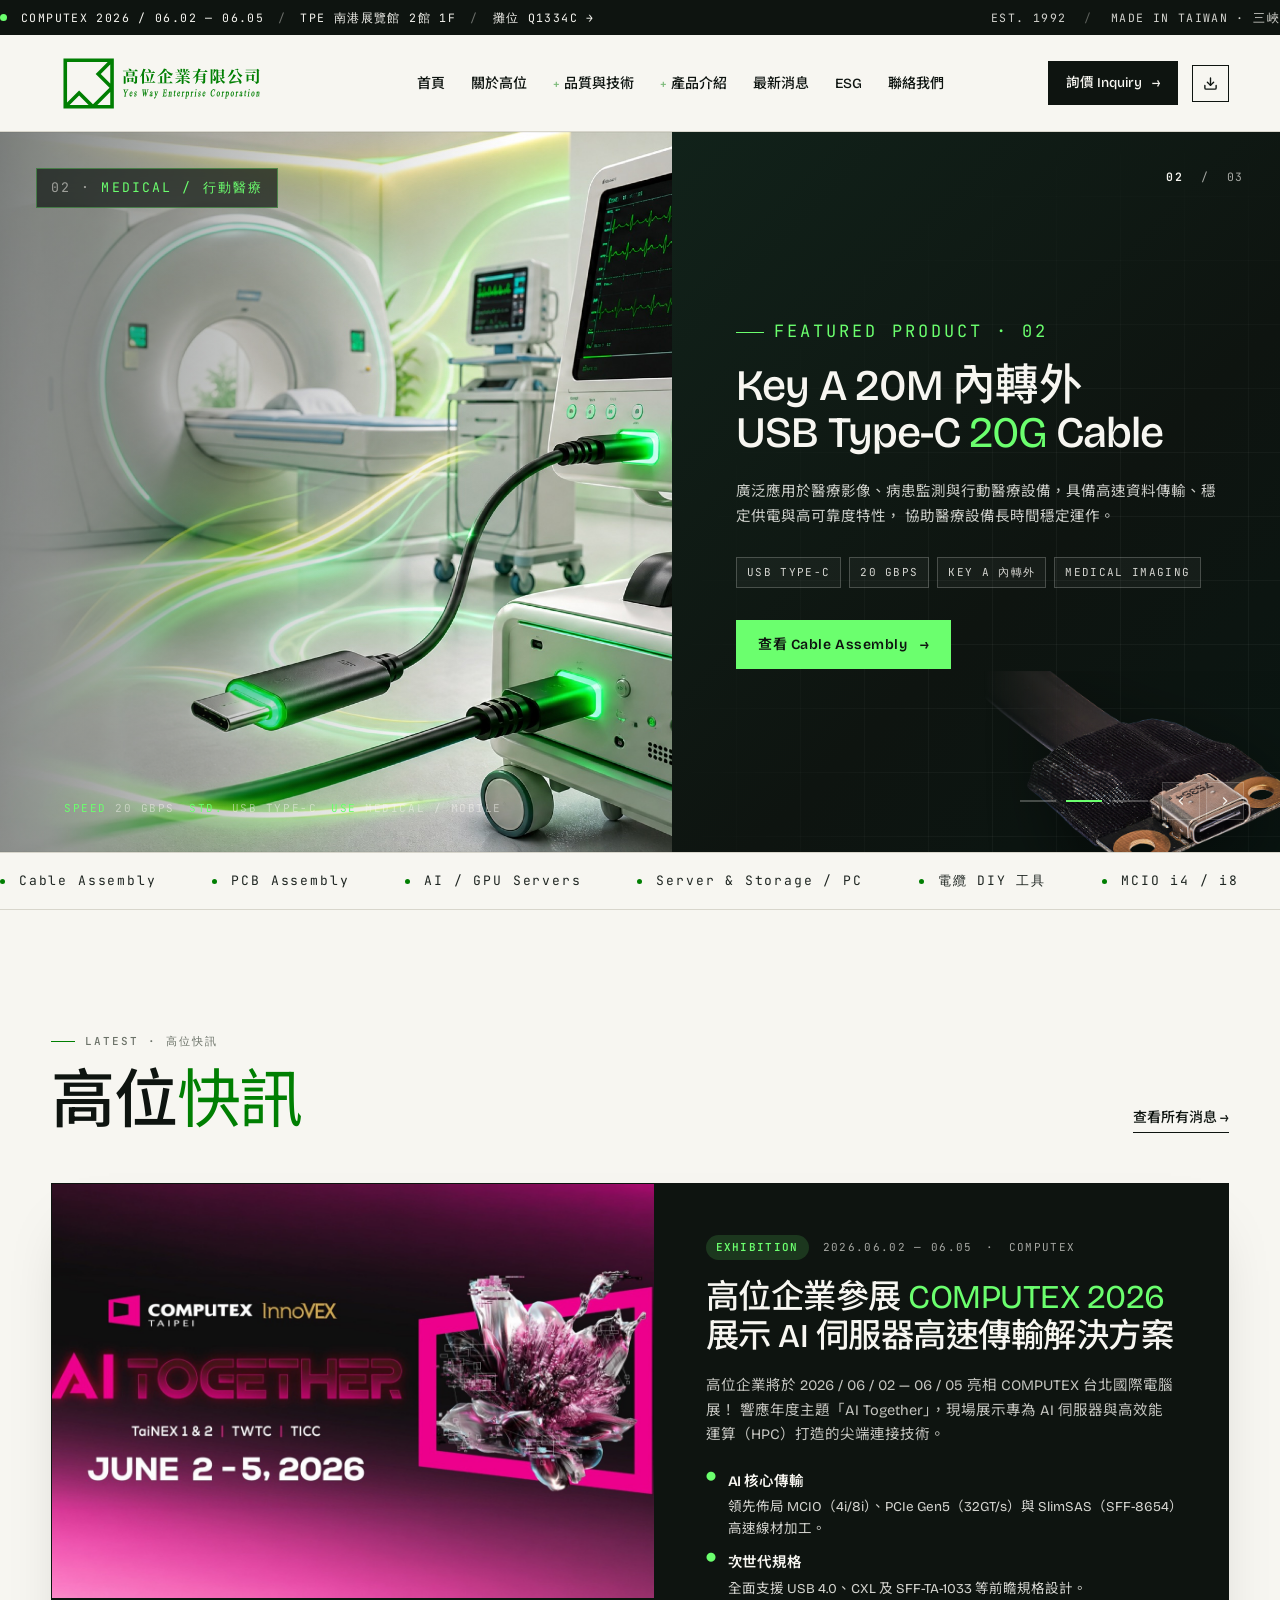
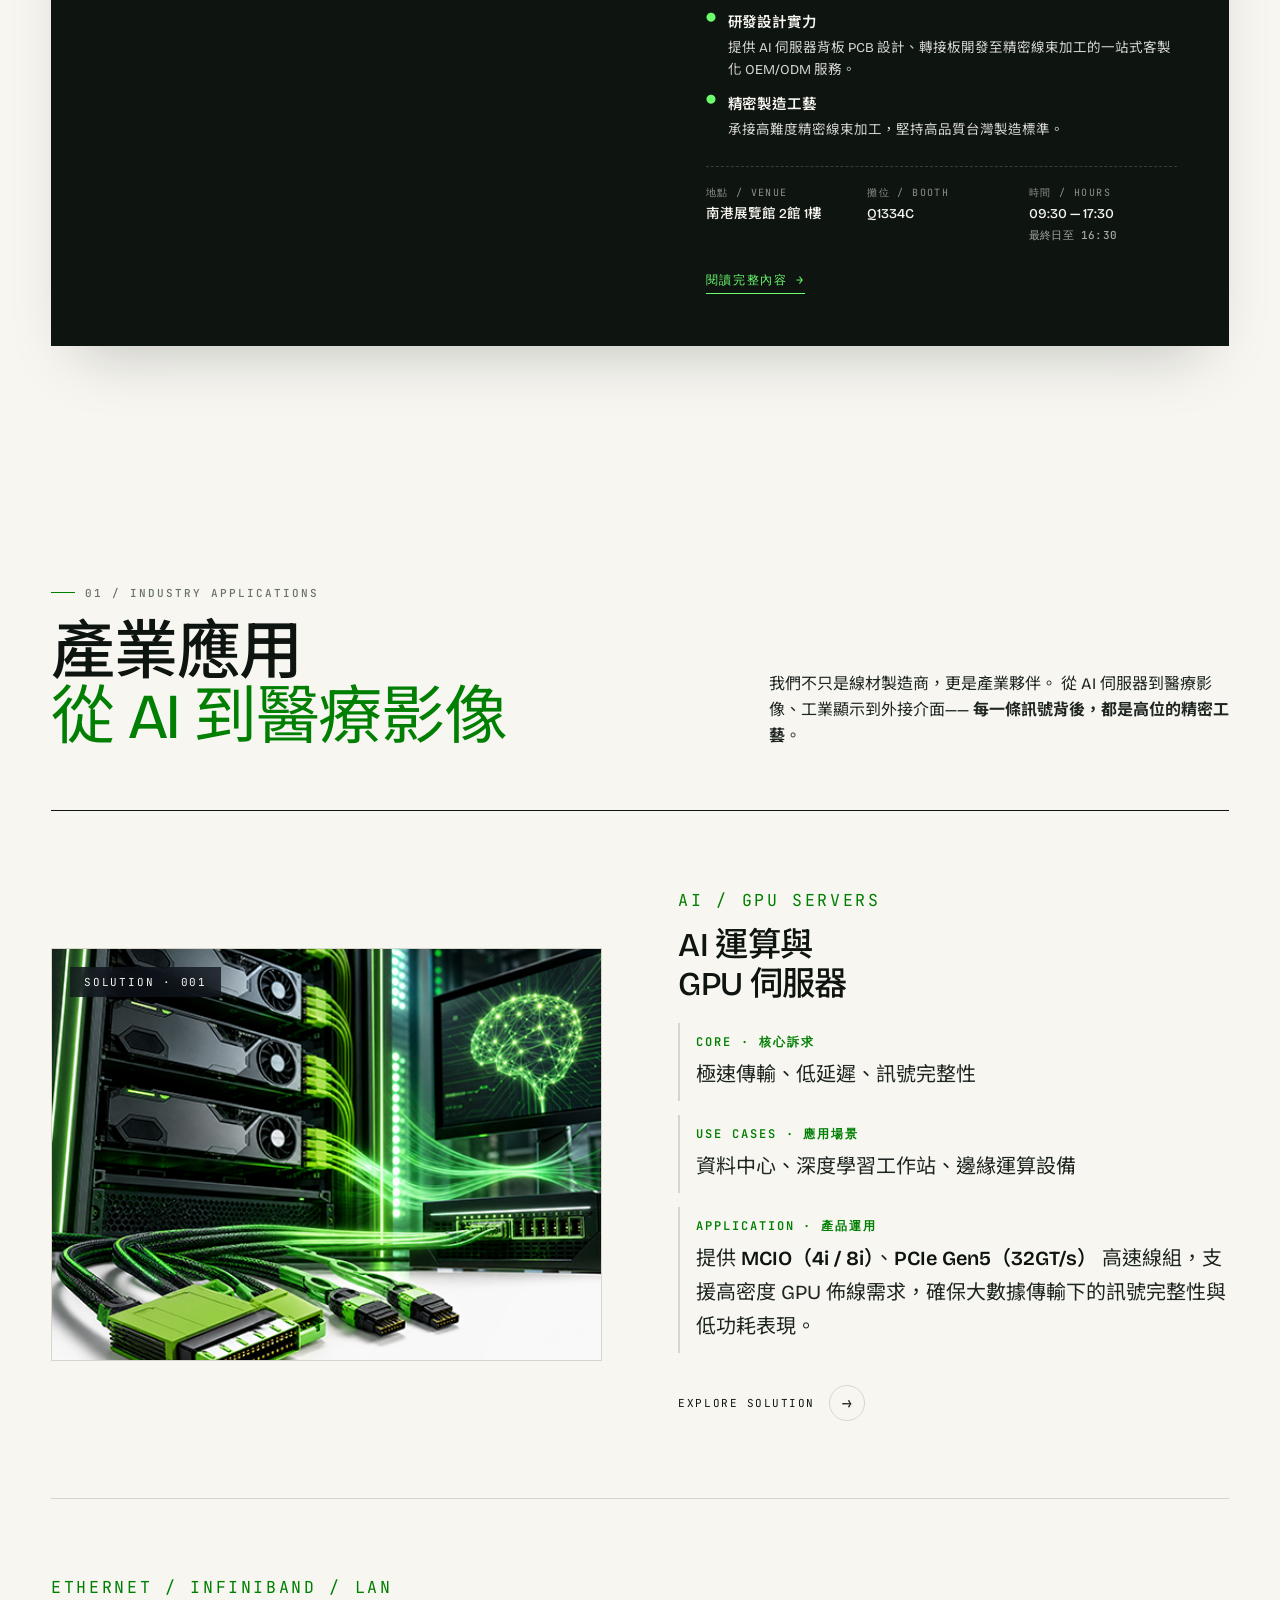
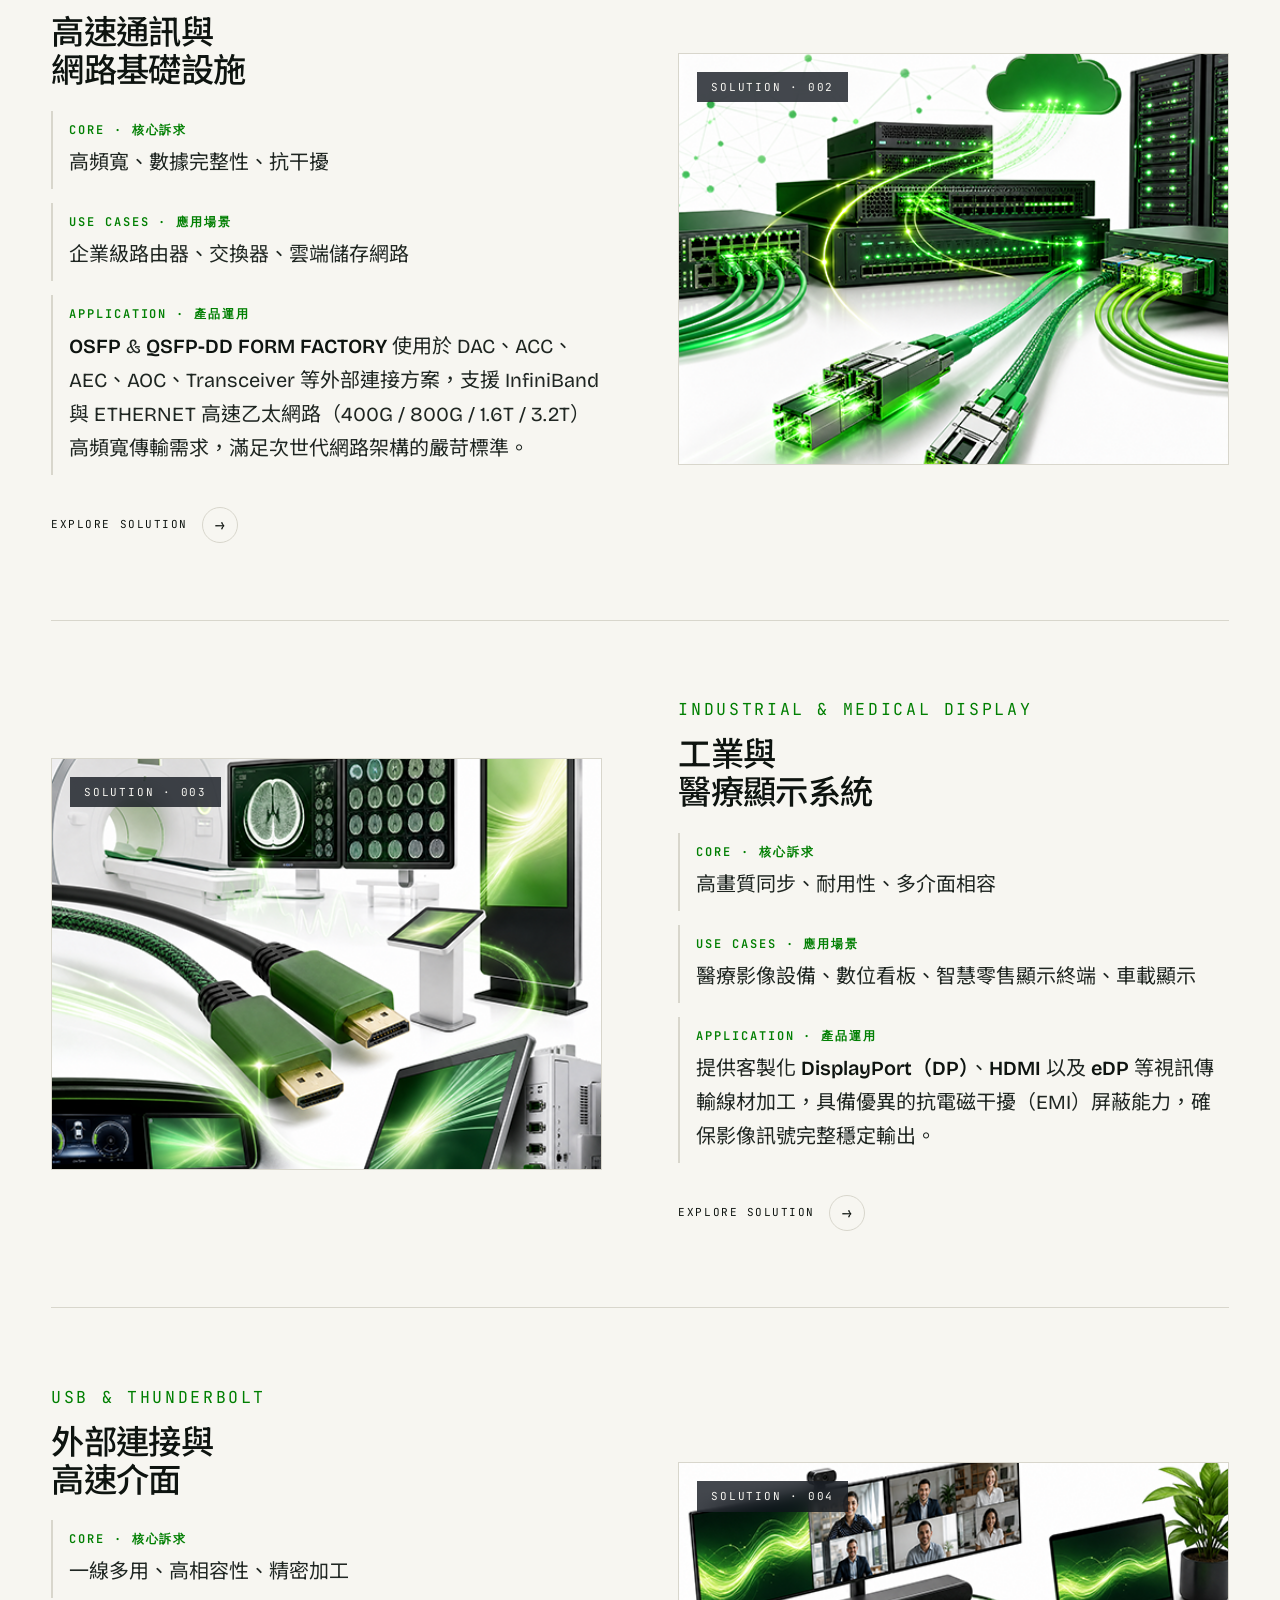
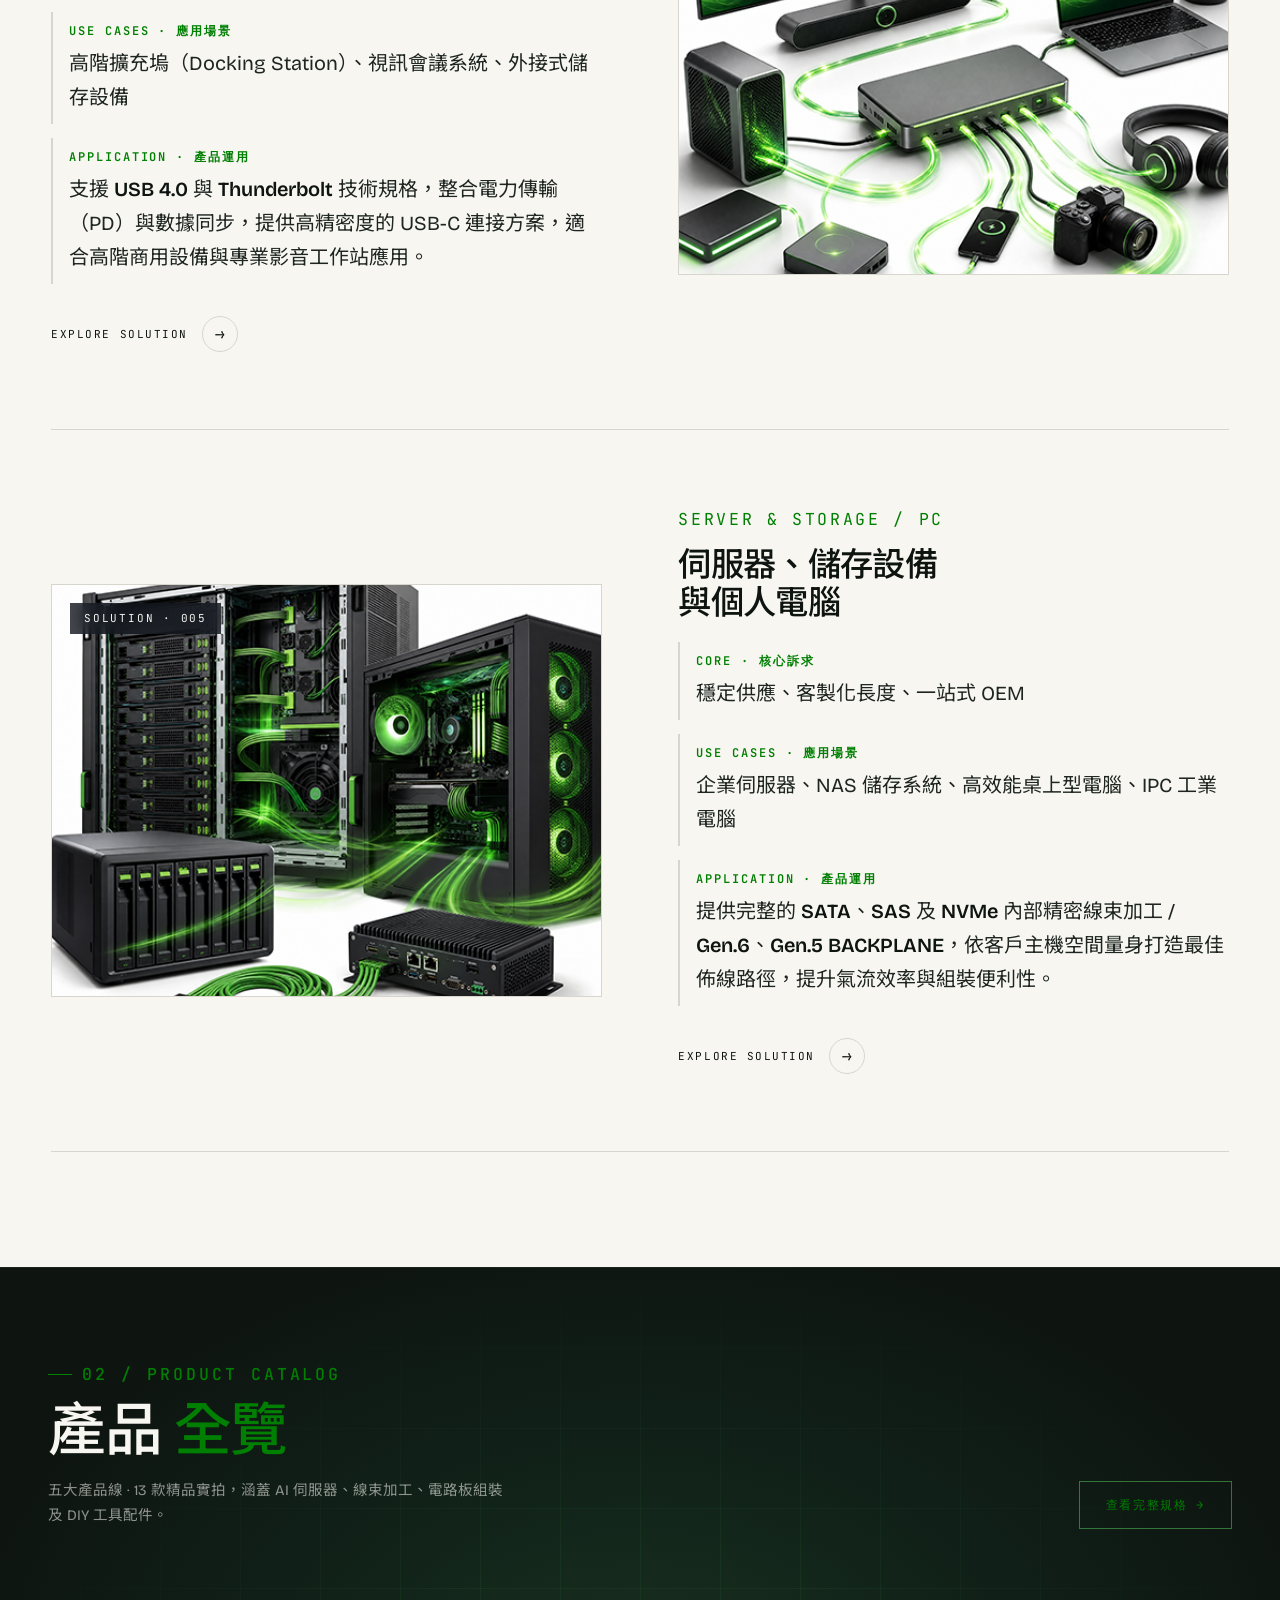
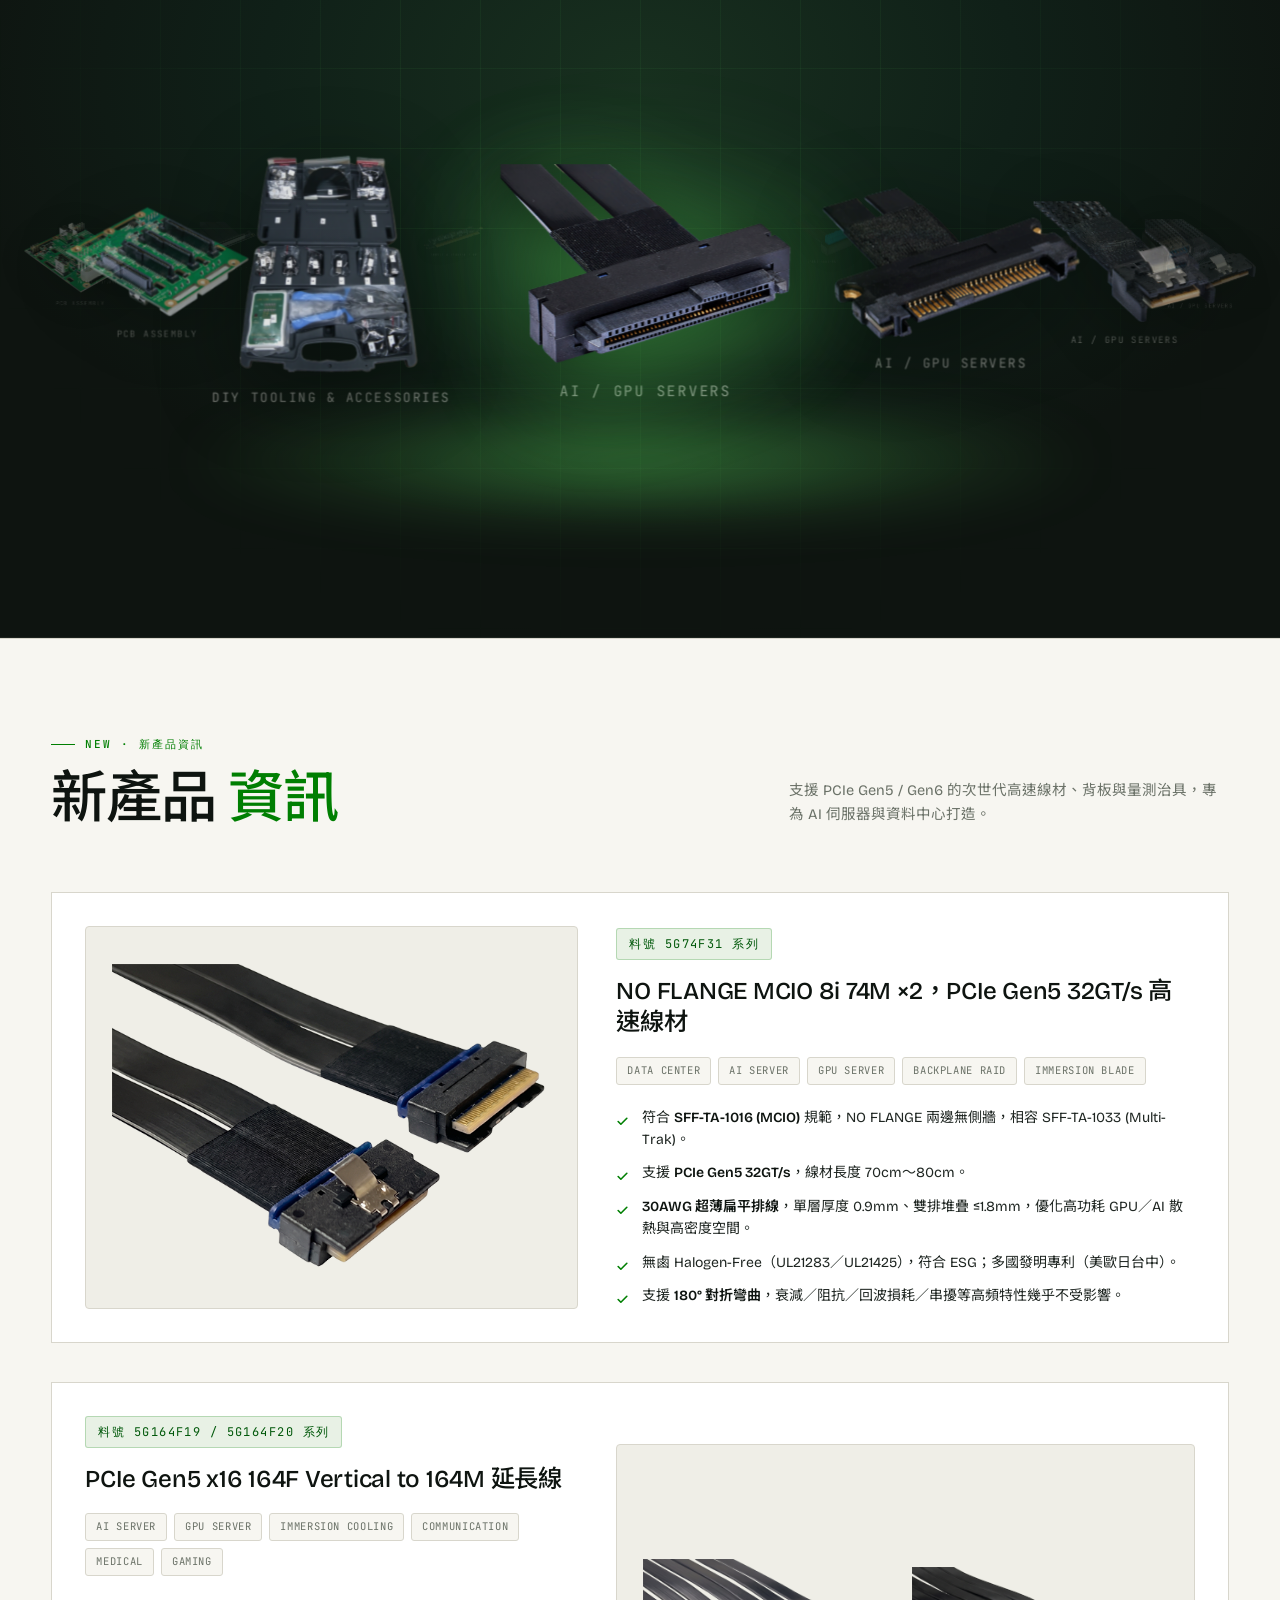
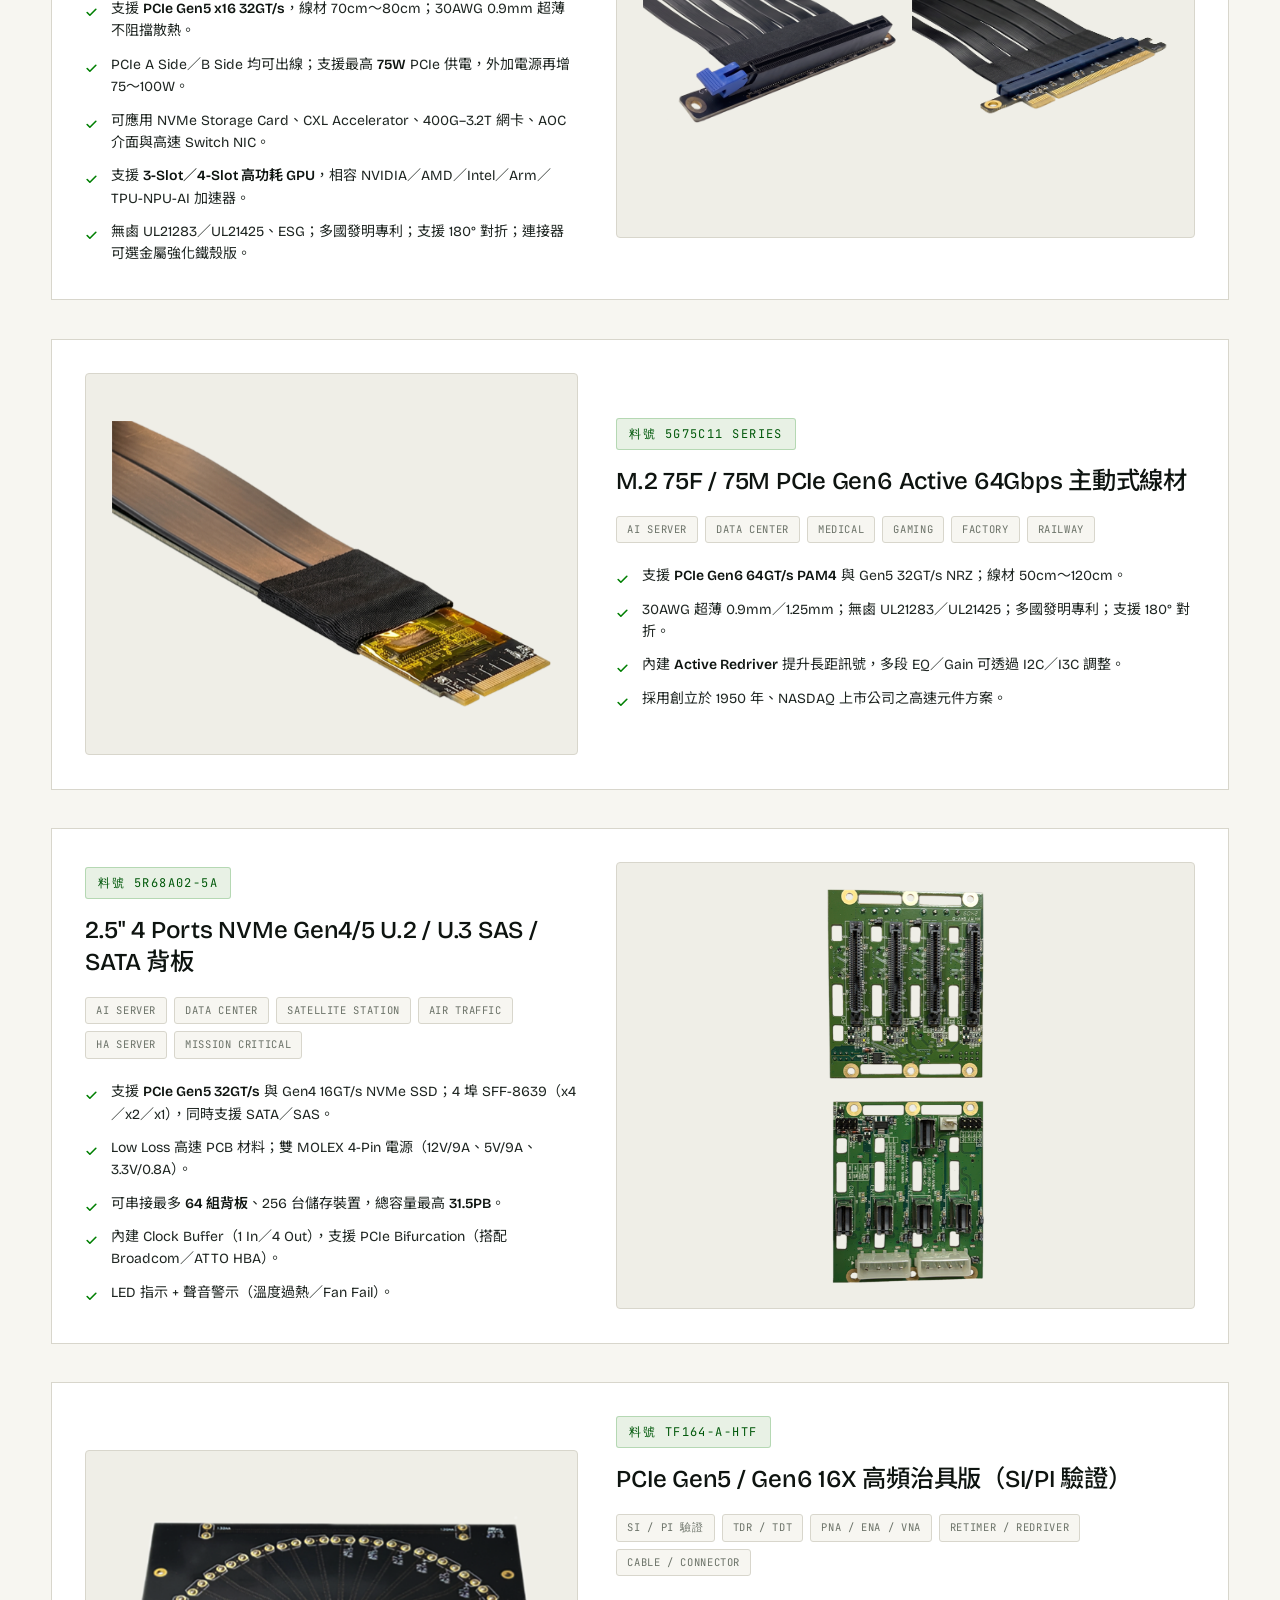
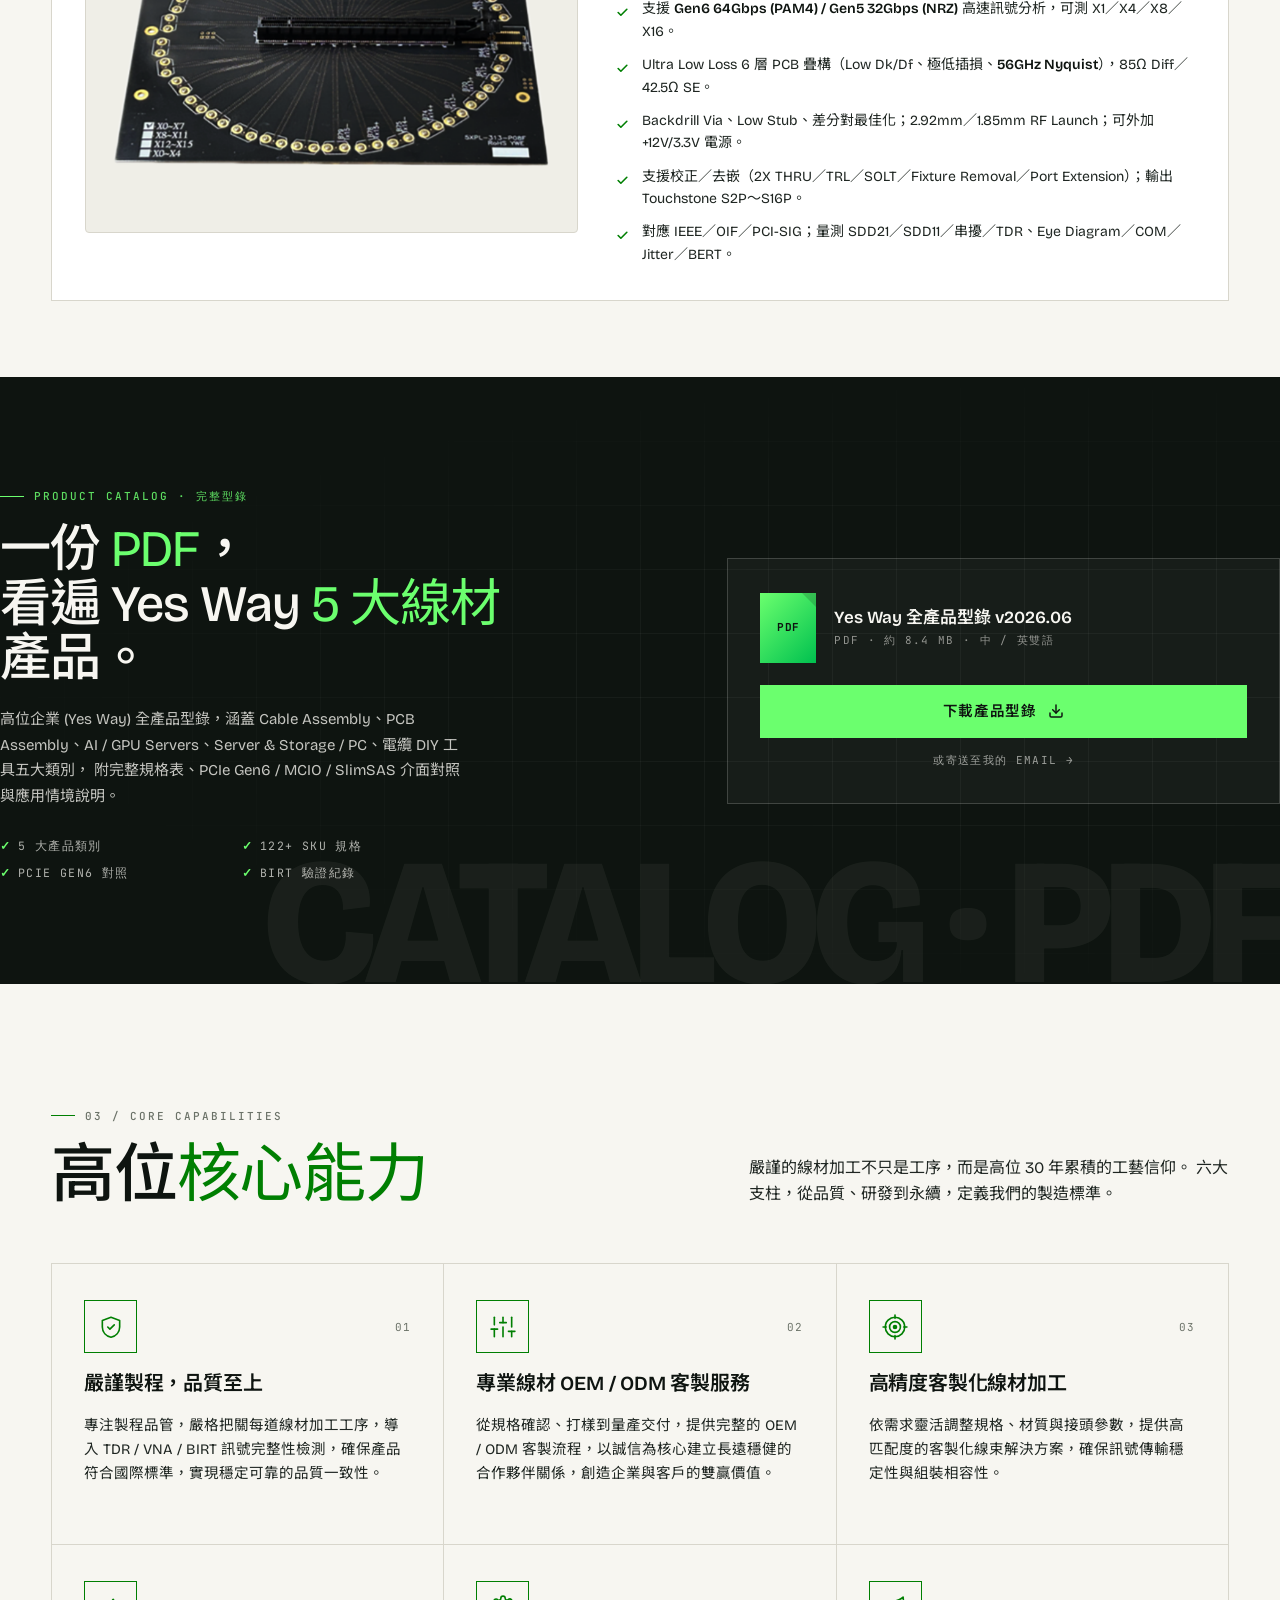
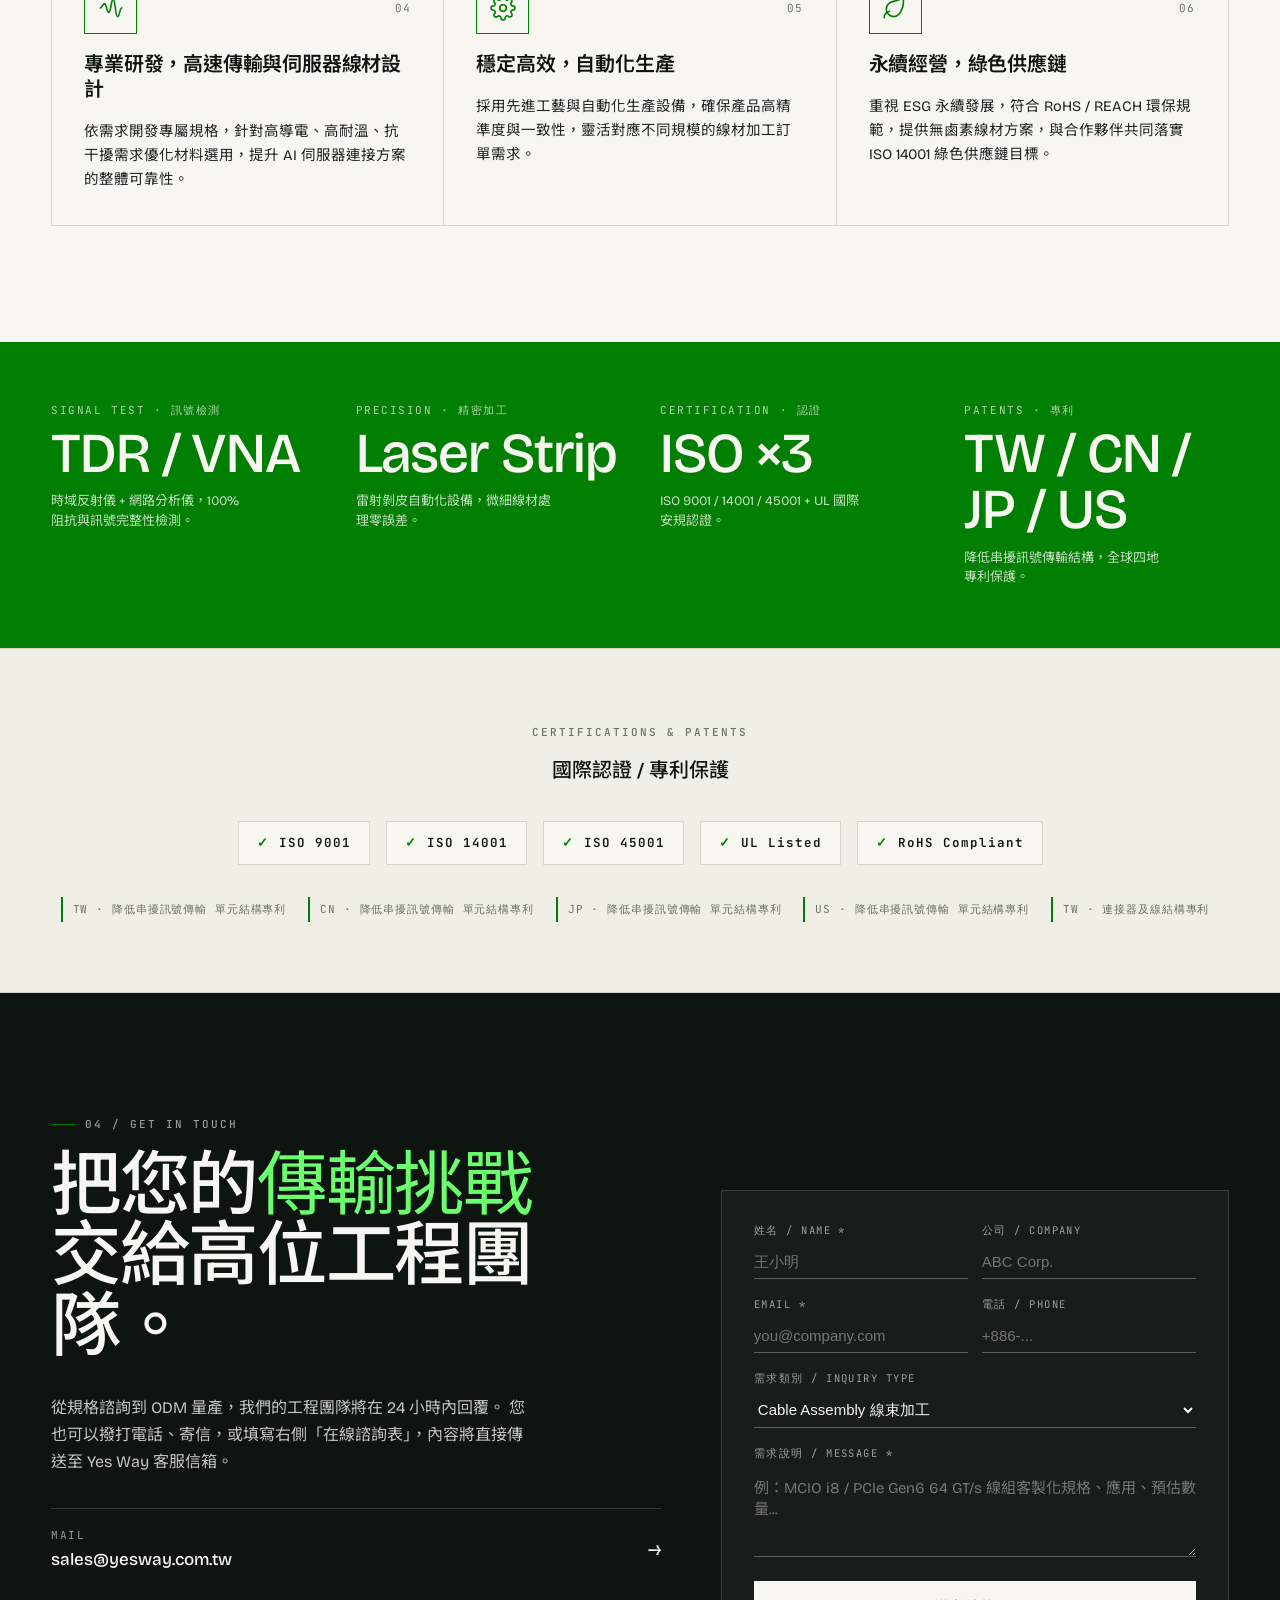
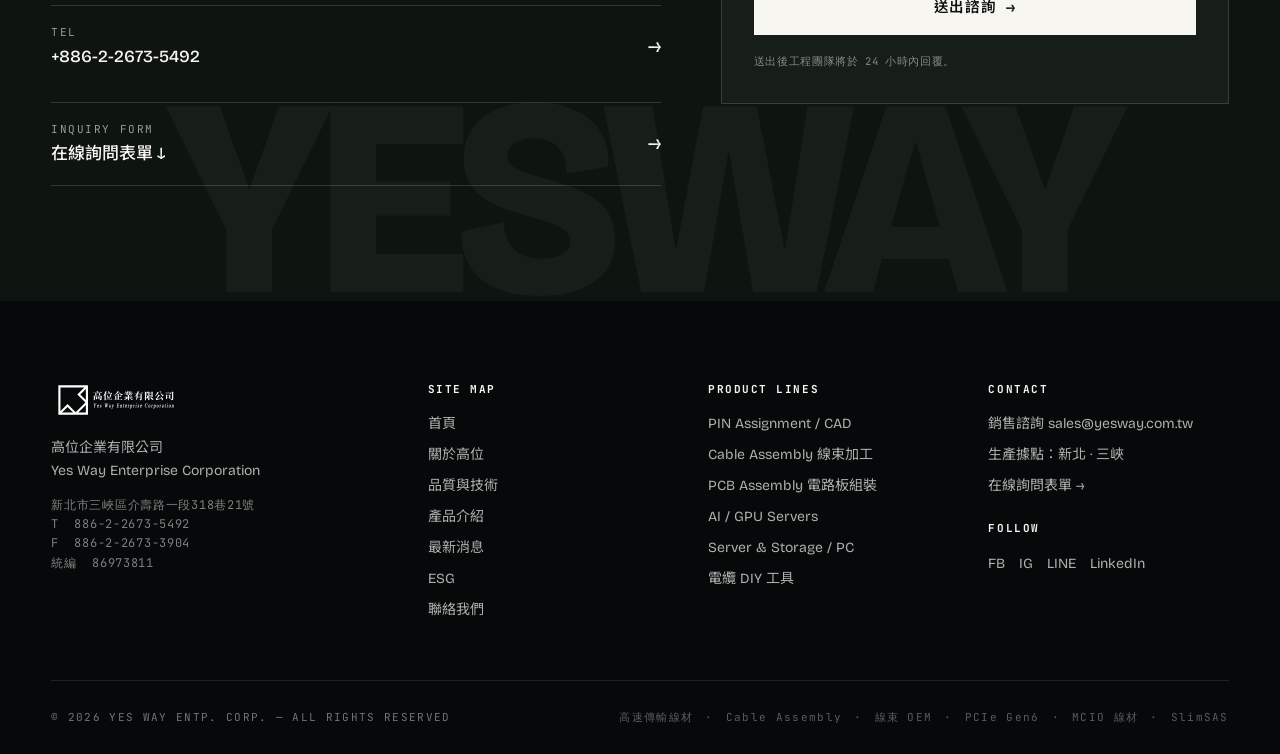
<file: index.html>
<!doctype html>
<html lang="zh-Hant">
<head>
<meta charset="utf-8" />
<meta name="viewport" content="width=device-width,initial-scale=1" />
<link rel="icon" type="image/svg+xml" href="favicon.svg">
<title>高位企業有限公司 Yes Way｜AI 高速傳輸線材 OEM/ODM 製造 (台灣)</title>
<meta name="description" content="高位企業 (Yes Way) — 深耕台灣 30 年，專業高速傳輸線材加工與 OEM/ODM 製造。MCIO i4/i8、PCIe Gen6 (64 GT/s)、SlimSAS 客製化線束，為 AI 伺服器與資料中心提供精密訊號完整性解決方案。" />
<meta name="keywords" content="高速傳輸線材, Cable Assembly, PCB Assembly, AI/GPU Server, 線束 OEM, PCIe Gen6 線材, MCIO 線材, SlimSAS, 電纜 DIY 工具, 高位企業, Yes Way" />

<link rel="preconnect" href="https://fonts.googleapis.com">
<link rel="preconnect" href="https://fonts.gstatic.com" crossorigin>
<link href="https://fonts.googleapis.com/css2?family=Bricolage+Grotesque:opsz,wght@12..96,300..800&family=JetBrains+Mono:wght@400;500;600;700&family=Noto+Sans+TC:wght@300;400;500;600;700;900&display=swap" rel="stylesheet">

<style>
  /* ============================================================
     Yes Way Design Tokens
     ============================================================ */
  :root {
    --ink: #0E1410;
    --ink-2: #1F2622;
    --paper: #F7F6F1;
    --paper-2: #EFEEE7;
    --green: #007F02;
    --green-deep: #00580A;
    --green-tint: #E8F1E5;
    --steel: #6B7268;
    --steel-2: #B5B9B1;
    --hair: #D8D6CC;
    --signal: #FF5A1F;
    --max-w: 1440px;
    --gutter: clamp(20px, 4vw, 64px);
    --rad: 2px;
    --easing: cubic-bezier(.2,.7,.2,1);
  }

  *,*::before,*::after { box-sizing: border-box; }
  html { scroll-behavior: smooth; }
  body {
    margin: 0;
    background: var(--paper);
    color: var(--ink);
    font-family: 'Bricolage Grotesque', 'Noto Sans TC', system-ui, sans-serif;
    font-feature-settings: "ss01","cv11";
    font-optical-sizing: auto;
    -webkit-font-smoothing: antialiased;
    line-height: 1.5;
  }

  .mono { font-family: 'JetBrains Mono', ui-monospace, monospace; letter-spacing: .02em; }
  .tc { font-family: 'Noto Sans TC', 'Bricolage Grotesque', sans-serif; }
  .grotesk { font-family: 'Bricolage Grotesque', 'Noto Sans TC', sans-serif; }

  a { color: inherit; text-decoration: none; }
  button { font: inherit; }
  img, svg { display: block; max-width: 100%; }

  .container {
    width: 100%;
    max-width: var(--max-w);
    margin: 0 auto;
    padding-left: var(--gutter);
    padding-right: var(--gutter);
  }

  /* Eyebrow / overline label — recurring brand element */
  .eyebrow {
    font-family: 'JetBrains Mono', monospace;
    font-size: 11px;
    font-weight: 500;
    letter-spacing: .18em;
    text-transform: uppercase;
    color: var(--steel);
    display: inline-flex;
    align-items: center;
    gap: 10px;
  }
  .eyebrow::before {
    content: "";
    width: 24px; height: 1px;
    background: var(--green);
  }
  .eyebrow.no-line::before { display: none; }

  /* Section headings */
  .h-section {
    font-family: 'Bricolage Grotesque', 'Noto Sans TC', sans-serif;
    font-weight: 500;
    font-size: clamp(36px, 5vw, 72px);
    line-height: 1.02;
    letter-spacing: -.02em;
    color: var(--ink);
    margin: 0;
  }
  .h-section em {
    font-style: normal;
    font-weight: 400;
    color: var(--green);
  }

  /* ============================================================
     Top Announcement Bar
     ============================================================ */
  .top-bar {
    background: var(--ink);
    color: var(--paper);
    font-family: 'JetBrains Mono', monospace;
    font-size: 11.5px;
    letter-spacing: .12em;
    text-transform: uppercase;
  }
  .top-bar-track {
    display: flex;
    align-items: center;
    justify-content: space-between;
    padding: 9px 0;
    gap: 24px;
    flex-wrap: wrap;
  }
  .top-bar-left { display: flex; align-items: center; gap: 14px; min-width: 0; }
  .top-bar .pulse {
    width: 7px; height: 7px; border-radius: 50%;
    background: #6BFF6E;
    box-shadow: 0 0 0 0 rgba(107,255,110,.6);
    animation: pulse 1.8s infinite;
    flex-shrink: 0;
  }
  @keyframes pulse {
    0%,100% { box-shadow: 0 0 0 0 rgba(107,255,110,.5); }
    50%     { box-shadow: 0 0 0 6px rgba(107,255,110,0); }
  }
  .top-bar a { color: var(--paper); }
  .top-bar a:hover { color: #6BFF6E; }
  .top-bar .sep { opacity: .4; }
  .top-bar-right { display: flex; gap: 18px; opacity: .85; }

  /* ============================================================
     Header
     ============================================================ */
  .site-header {
    position: sticky; top: 0; z-index: 50;
    background: rgba(247,246,241,.92);
    backdrop-filter: blur(14px);
    -webkit-backdrop-filter: blur(14px);
    border-bottom: 1px solid var(--hair);
  }
  .header-track {
    display: grid;
    grid-template-columns: auto 1fr auto;
    align-items: center;
    height: 96px;
    gap: 32px;
  }
  .brand { display: flex; align-items: center; gap: 18px; }
  .brand img { width: 221px; height: auto; }
  .brand-meta {
    border-left: 1px solid var(--hair);
    padding-left: 16px;
    line-height: 1.2;
  }
  .brand-meta .b1 { font-size: 13.5px; font-weight: 700; letter-spacing: .04em; }
  .brand-meta .b2 { font-family: 'JetBrains Mono', monospace; font-size: 11px; color: var(--steel); letter-spacing: .16em; font-weight: 600; }

  .nav { display: flex; gap: 4px; justify-content: center; }
  .nav > li { list-style: none; position: relative; }
  .nav a {
    display: inline-block;
    padding: 10px 14px;
    font-size: 14px;
    font-weight: 500;
    color: var(--ink);
    position: relative;
  }
  .nav a:hover { color: var(--green); }
  .nav a::after {
    content: ""; position: absolute;
    left: 14px; right: 14px; bottom: 4px; height: 1px;
    background: var(--green);
    transform: scaleX(0); transform-origin: left;
    transition: transform .35s var(--easing);
  }
  .nav a:hover::after { transform: scaleX(1); }
  .nav .has-sub > a::before {
    content: "+";
    margin-right: 4px;
    color: var(--green);
    font-family: 'JetBrains Mono', monospace;
    font-size: 11px;
    opacity: .5;
  }

  .header-actions { display: flex; align-items: center; gap: 14px; }
  .lang-switch {
    font-family: 'JetBrains Mono', monospace;
    font-size: 11px; letter-spacing: .14em;
    color: var(--steel);
    border: 1px solid var(--hair);
    border-radius: 999px;
    padding: 6px 10px;
    display: flex; gap: 8px;
    background: transparent;
    cursor: pointer;
  }
  .lang-switch .on { color: var(--ink); font-weight: 600; }
  .btn-cta {
    display: inline-flex; align-items: center; gap: 10px;
    background: var(--ink); color: var(--paper);
    border: none;
    padding: 12px 18px;
    font-size: 13.5px; font-weight: 500;
    cursor: pointer;
    transition: background .25s var(--easing);
  }
  .btn-cta:hover { background: var(--green); }
  .btn-cta .arrow { transition: transform .3s var(--easing); }
  .btn-cta:hover .arrow { transform: translateX(3px); }
  /* Catalog button (header) — opens product catalog PDF in a new tab */
  .btn-catalog {
    display: inline-flex; align-items: center; gap: 9px;
    background: transparent; color: var(--ink);
    border: 1px solid var(--ink);
    padding: 11px 16px;
    font-size: 13.5px; font-weight: 500;
    cursor: pointer; white-space: nowrap;
    transition: background .25s var(--easing), color .25s var(--easing), border-color .25s var(--easing);
  }
  .btn-catalog:hover { background: var(--green); color: var(--paper); border-color: var(--green); }
  .btn-catalog svg { width: 15px; height: 15px; flex-shrink: 0; transition: transform .3s var(--easing); }
  .btn-catalog:hover svg { transform: translateY(2px); }

  /* Mobile navigation — CSS-only hamburger (checkbox toggle) */
  .nav-toggle { display: none; }
  .nav-cb { display: none; }
  @media (max-width: 1180px) {
    .header-track {
      grid-template-columns: 1fr auto;
      height: auto;
      padding-top: 14px; padding-bottom: 14px;
      gap: 14px;
    }
    .brand img { width: 168px; }
    .brand-meta { display: none; }
    .header-actions { gap: 10px; }
    .lang-switch { display: none; }
    .nav-toggle {
      display: flex; flex-direction: column; justify-content: center; gap: 5px;
      width: 46px; height: 42px;
      border: 1px solid var(--hair); background: var(--paper);
      padding: 0 11px; flex-shrink: 0;
    }
    .nav-toggle span {
      display: block; height: 2px; width: 100%;
      background: var(--ink);
      transition: transform .3s var(--easing), opacity .3s var(--easing);
    }
    .site-header nav {
      position: absolute;
      top: 100%; left: 0; right: 0;
      background: var(--paper);
      border-bottom: 1px solid var(--hair);
      box-shadow: 0 22px 30px -22px rgba(14,20,16,.3);
      max-height: 0; overflow: hidden;
      transition: max-height .4s var(--easing);
    }
    .site-header .nav {
      flex-direction: column; align-items: stretch; gap: 0;
      padding: 4px var(--gutter) 14px;
    }
    .site-header .nav a {
      padding: 15px 2px; font-size: 16px;
      border-bottom: 1px solid var(--hair);
    }
    .site-header .nav a::after { display: none; }
    .site-header .nav li:last-child a { border-bottom: 0; }
    .nav-cb:checked ~ nav { max-height: 75vh; overflow-y: auto; }
    .nav-cb:checked ~ .header-actions .nav-toggle span:nth-child(1) { transform: translateY(7px) rotate(45deg); }
    .nav-cb:checked ~ .header-actions .nav-toggle span:nth-child(2) { opacity: 0; }
    .nav-cb:checked ~ .header-actions .nav-toggle span:nth-child(3) { transform: translateY(-7px) rotate(-45deg); }
  }
  /* Slim band: horizontal nav is tight here — hide the (non-functional) lang
     toggle, make the catalog button icon-only, and tighten nav padding so the
     full menu fits without wrapping. Bilingual "詢價 Inquiry" CTA is preserved. */
  @media (max-width: 1440px) {
    .lang-switch { display: none; }
    .btn-catalog { padding: 10px; gap: 0; }
    .btn-catalog .bc-label { display: none; }
    .nav a { padding: 10px 11px; }
  }
  @media (max-width: 600px) {
    .btn-catalog { padding: 10px; gap: 0; }
    .btn-catalog .bc-label { display: none; }
  }
  @media (max-width: 420px) {
    .brand img { width: 140px; }
    .btn-cta { padding: 10px 13px; font-size: 12.5px; }
  }

  /* ============================================================
     HERO CAROUSEL (產業應用 Banner — 3 張輪播)
     ============================================================ */
  .hero-carousel {
    position: relative;
    width: 100%;
    height: clamp(480px, 62vw, 720px);
    overflow: hidden;
    background: var(--ink);
    color: var(--paper);
    isolation: isolate;
  }
  .hc-slide {
    position: absolute;
    inset: 0;
    display: grid;
    grid-template-columns: 1.05fr 0.95fr;
    opacity: 0;
    visibility: hidden;
    transition: opacity .9s var(--easing), visibility 0s linear .9s;
    z-index: 1;
  }
  @media (max-width: 900px) { .hc-slide { grid-template-columns: 1fr; grid-template-rows: 34% 66%; } }
  .hc-slide.active {
    opacity: 1;
    visibility: visible;
    z-index: 2;
    transition: opacity .9s var(--easing), visibility 0s linear 0s;
  }

  /* Left — Scene image (application scenario) */
  .hc-scene {
    position: relative;
    overflow: hidden;
    background: #0E1410;
  }
  .hc-scene::after {
    content: "";
    position: absolute;
    inset: 0;
    background: linear-gradient(95deg, rgba(14,20,16,.55) 0%, rgba(14,20,16,.15) 45%, rgba(14,20,16,0) 70%);
    pointer-events: none;
  }
  .hc-scene img {
    width: 100%; height: 100%;
    object-fit: cover;
    object-position: center;
    transform: scale(1.08);
    transition: transform 7s linear;
  }
  .hc-slide.active .hc-scene img { transform: scale(1.0); }

  .hc-tag {
    position: absolute;
    top: clamp(20px, 3vw, 36px);
    left: clamp(20px, 3vw, 36px);
    z-index: 3;
    display: inline-flex;
    align-items: center;
    gap: 10px;
    background: rgba(14,20,16,.7);
    backdrop-filter: blur(8px);
    padding: 9px 14px;
    font-family: 'JetBrains Mono', monospace;
    font-size: 11px;
    letter-spacing: .16em;
    text-transform: uppercase;
    color: #6BFF6E;
    border: 1px solid rgba(107,255,110,.35);
  }
  .hc-tag .num { color: rgba(247,246,241,.55); }

  /* Right — copy + animated product */
  .hc-copy {
    position: relative;
    background: linear-gradient(135deg, #11221a 0%, #0E1410 60%, #0a1612 100%);
    padding: clamp(36px, 5vw, 80px);
    display: flex;
    flex-direction: column;
    justify-content: center;
    overflow: hidden;
  }
  .hc-copy::before {
    content: "";
    position: absolute; inset: 0;
    background-image:
      linear-gradient(rgba(255,255,255,.04) 1px, transparent 1px),
      linear-gradient(90deg, rgba(255,255,255,.04) 1px, transparent 1px);
    background-size: 64px 64px;
    -webkit-mask-image: radial-gradient(ellipse at 80% 80%, #000 30%, transparent 75%);
            mask-image: radial-gradient(ellipse at 80% 80%, #000 30%, transparent 75%);
    pointer-events: none;
  }

  .hc-copy-inner {
    position: relative;
    z-index: 4;             /* sits above the product image so text is always readable */
    max-width: 520px;
  }
  .hc-eyebrow {
    font-family: 'JetBrains Mono', monospace;
    font-size: 11.5px;
    letter-spacing: .18em;
    text-transform: uppercase;
    color: #6BFF6E;
    margin-bottom: 18px;
    display: inline-flex; align-items: center; gap: 10px;
    opacity: 0;
    transform: translateY(12px);
    transition: opacity .7s var(--easing) .2s, transform .7s var(--easing) .2s;
  }
  .hc-eyebrow::before {
    content: ""; width: 28px; height: 1px; background: #6BFF6E;
  }
  .hc-title {
    font-family: 'Bricolage Grotesque','Noto Sans TC', sans-serif;
    font-weight: 500;
    font-size: clamp(28px, 3.4vw, 48px);
    line-height: 1.08;
    letter-spacing: -.02em;
    color: var(--paper);
    margin: 0 0 22px;
    opacity: 0;
    transform: translateY(20px);
    transition: opacity .8s var(--easing) .35s, transform .8s var(--easing) .35s;
  }
  .hc-title em { color: #6BFF6E; font-style: normal; font-weight: 400; }
  .hc-desc {
    font-size: clamp(14.5px, 1.05vw, 16.5px);
    line-height: 1.75;
    color: rgba(247,246,241,.82);
    margin: 0 0 28px;
    opacity: 0;
    transform: translateY(18px);
    transition: opacity .8s var(--easing) .5s, transform .8s var(--easing) .5s;
  }
  .hc-tags {
    display: flex; flex-wrap: wrap; gap: 8px;
    margin-bottom: 32px;
    opacity: 0;
    transform: translateY(16px);
    transition: opacity .8s var(--easing) .65s, transform .8s var(--easing) .65s;
  }
  .hc-chip {
    font-family: 'JetBrains Mono', monospace;
    font-size: 11px;
    letter-spacing: .12em;
    text-transform: uppercase;
    color: rgba(247,246,241,.85);
    border: 1px solid rgba(247,246,241,.22);
    padding: 6px 10px;
    background: rgba(247,246,241,.04);
  }
  .hc-cta {
    display: inline-flex; align-items: center; gap: 12px;
    background: #6BFF6E;
    color: var(--ink);
    padding: 14px 22px;
    font-size: 14px; font-weight: 600;
    letter-spacing: .04em;
    border: none;
    cursor: pointer;
    opacity: 0;
    transform: translateY(14px);
    transition: opacity .8s var(--easing) .8s, transform .8s var(--easing) .8s, background .25s var(--easing);
  }
  .hc-cta:hover { background: var(--paper); }
  .hc-cta .arr { transition: transform .25s var(--easing); }
  .hc-cta:hover .arr { transform: translateX(4px); }

  /* Active state — kick off entrance animations on copy */
  .hc-slide.active .hc-eyebrow,
  .hc-slide.active .hc-title,
  .hc-slide.active .hc-desc,
  .hc-slide.active .hc-tags,
  .hc-slide.active .hc-cta {
    opacity: 1;
    transform: translateY(0);
  }

  /* Product image — entrance animation (sits BEHIND the text via z-index) */
  .hc-product {
    position: absolute;
    bottom: clamp(-20px, -2vw, -40px);
    right: clamp(-20px, -2vw, -50px);
    width: clamp(220px, 30vw, 400px);
    max-width: 52%;
    height: auto;
    z-index: 1;             /* below .hc-copy-inner (z:4) so text always wins */
    pointer-events: none;
    opacity: 0;
    transform: translate(60px, 50px) rotate(-8deg) scale(0.85);
    filter: drop-shadow(0 28px 46px rgba(0,0,0,.55));
    /* Soft fade-out on the side closest to the copy text — graceful blend
       even where image meets text. */
    -webkit-mask-image: linear-gradient(to left, #000 70%, transparent 100%);
            mask-image: linear-gradient(to left, #000 70%, transparent 100%);
    transition:
      opacity 1s var(--easing) .55s,
      transform 1.2s cubic-bezier(.22,.9,.18,1) .55s;
  }
  .hc-slide.active .hc-product {
    opacity: 1;
    transform: translate(0, 0) rotate(0deg) scale(1);
    animation: floatProduct 5.5s ease-in-out 1.8s infinite;
  }
  @keyframes floatProduct {
    0%, 100% { transform: translate(0, 0) rotate(0deg); }
    50%      { transform: translate(0, -12px) rotate(.8deg); }
  }
  @media (max-width: 900px) {
    /* Taller carousel so scene + copy + product image all fit */
    .hero-carousel { height: clamp(680px, 160vw, 800px); }

    /* Give hc-copy more breathing room; don't clip the product image */
    .hc-copy { overflow: visible; }

    .hc-product {
      position: relative;
      right: 0; bottom: 0;
      margin: 24px auto 0;
      display: block;
      width: 72%;
      max-width: none;
      -webkit-mask-image: none;
              mask-image: none;
    }
  }

  /* Decorative spec corner inside copy */
  .hc-spec-corner {
    position: absolute;
    bottom: clamp(20px, 3vw, 36px);
    left: clamp(36px, 5vw, 80px);
    z-index: 4;
    font-family: 'JetBrains Mono', monospace;
    font-size: 11px;
    color: rgba(247,246,241,.5);
    letter-spacing: .14em;
    text-transform: uppercase;
    display: flex; gap: 14px;
  }
  .hc-spec-corner .v { color: #6BFF6E; }
  @media (max-width: 900px) { .hc-spec-corner { display: none; } }

  /* Carousel controls */
  .hc-controls {
    position: absolute;
    bottom: clamp(20px, 2.5vw, 32px);
    right: clamp(20px, 3vw, 36px);
    z-index: 6;
    display: flex; align-items: center; gap: 14px;
  }
  .hc-dots {
    display: flex; gap: 10px;
    align-items: center;
  }
  .hc-dot {
    width: 36px; height: 2px;
    background: rgba(247,246,241,.25);
    border: none;
    cursor: pointer;
    position: relative;
    overflow: hidden;
    transition: background .3s var(--easing);
  }
  .hc-dot::after {
    content: ""; position: absolute; left: 0; top: 0; bottom: 0;
    width: 0;
    background: #6BFF6E;
    transition: none;
  }
  .hc-dot.active { background: rgba(107,255,110,.2); }
  .hc-dot.active::after {
    width: 100%;
    transition: width 6.5s linear;
  }
  .hc-dot.paused.active::after { transition: none; }

  .hc-arrows { display: flex; gap: 6px; }
  .hc-arrow {
    width: 38px; height: 38px;
    background: rgba(247,246,241,.06);
    color: var(--paper);
    border: 1px solid rgba(247,246,241,.18);
    cursor: pointer;
    display: grid; place-items: center;
    transition: all .25s var(--easing);
  }
  .hc-arrow:hover {
    background: #6BFF6E;
    color: var(--ink);
    border-color: #6BFF6E;
  }

  /* Slide counter */
  .hc-counter {
    position: absolute;
    top: clamp(20px, 3vw, 36px);
    right: clamp(20px, 3vw, 36px);
    z-index: 6;
    font-family: 'JetBrains Mono', monospace;
    font-size: 11.5px;
    letter-spacing: .14em;
    color: rgba(247,246,241,.65);
  }
  .hc-counter .cur { color: var(--paper); font-weight: 600; }

  /* ============================================================
     Buttons (used by news / sections)
     ============================================================ */
  .btn-primary {
    display: inline-flex; align-items: center; gap: 12px;
    background: var(--green);
    color: var(--paper);
    padding: 16px 26px;
    font-size: 15px; font-weight: 500;
    border: none;
    cursor: pointer;
    transition: background .25s var(--easing);
  }
  .btn-primary:hover { background: var(--green-deep); }
  .btn-text {
    display: inline-flex; align-items: center; gap: 10px;
    font-size: 14px; font-weight: 500;
    color: var(--ink);
    border-bottom: 1px solid var(--ink);
    padding-bottom: 4px;
    transition: gap .3s var(--easing);
  }
  .btn-text:hover { gap: 14px; color: var(--green); border-color: var(--green); }

  /* ============================================================
     Marquee Strip
     ============================================================ */
  .marquee {
    border-top: 1px solid var(--hair);
    border-bottom: 1px solid var(--hair);
    background: var(--paper);
    overflow: hidden;
  }
  .marquee-track {
    display: flex;
    gap: 56px;
    padding: 18px 0;
    animation: scroll 40s linear infinite;
    white-space: nowrap;
  }
  @keyframes scroll {
    from { transform: translateX(0); }
    to   { transform: translateX(-50%); }
  }
  .marquee-item {
    font-family: 'JetBrains Mono', monospace;
    font-size: 13px;
    letter-spacing: .14em;
    color: var(--ink-2);
    display: inline-flex;
    align-items: center;
    gap: 14px;
  }
  .marquee-item .dot { width: 5px; height: 5px; border-radius: 50%; background: var(--green); }

  /* ============================================================
     Section: Industries (industry-led showcase)
     ============================================================ */
  .industries {
    padding: clamp(80px, 9vw, 140px) 0;
    background: var(--paper);
    position: relative;
  }
  .industries-head {
    display: grid;
    grid-template-columns: 1fr 1fr;
    gap: 40px;
    align-items: end;
    margin-bottom: 60px;
  }
  @media (max-width: 760px) {
    .industries-head { grid-template-columns: 1fr; }
  }
  .industries-head p {
    max-width: 460px;
    font-size: 16px;
    line-height: 1.65;
    color: var(--ink-2);
    margin: 0 0 0 auto;
  }
  @media (max-width: 760px) {
    .industries-head p { margin: 0; }
  }

  .industry-tabs {
    border-top: 1px solid var(--ink);
    margin-top: 12px;
  }
  .industry-row {
    display: grid;
    grid-template-columns: 1fr 1fr;
    gap: clamp(40px, 6vw, 90px);
    align-items: center;
    border-bottom: 1px solid var(--hair);
    padding: clamp(50px, 6vw, 80px) 0;
    position: relative;
  }
  /* Alternate image / content position (zig-zag) */
  .industry-row:nth-child(even) .ind-img { order: 2; }
  .industry-row:nth-child(even) .ind-content { order: 1; }

  /* Photo card */
  .ind-img {
    position: relative;
    aspect-ratio: 4/3;
    background: var(--paper-2);
    overflow: hidden;
    border: 1px solid var(--hair);
  }
  .ind-img img {
    width: 100%; height: 100%;
    object-fit: cover;
    object-position: center;
    transition: transform .8s var(--easing);
  }
  .industry-row:hover .ind-img img { transform: scale(1.04); }
  .ind-img .num-badge {
    position: absolute;
    top: 18px; left: 18px;
    font-family: 'JetBrains Mono', monospace;
    font-size: 11px;
    letter-spacing: .16em;
    color: var(--paper);
    background: rgba(15,20,28,.78);
    backdrop-filter: blur(8px);
    padding: 7px 14px;
    z-index: 2;
  }

  /* Right-side text content */
  .ind-content .en {
    display: block;
    font-family: 'JetBrains Mono', monospace;
    font-size: 11px;
    letter-spacing: .16em;
    color: var(--green);
    margin-bottom: 14px;
  }
  .ind-content .name {
    font-family: 'Bricolage Grotesque','Noto Sans TC',sans-serif;
    font-size: clamp(26px, 2.6vw, 38px);
    font-weight: 500;
    letter-spacing: -.02em;
    line-height: 1.15;
    color: var(--ink);
    margin: 0 0 20px;
  }
  .ind-content .desc {
    font-size: 15px;
    line-height: 1.75;
    color: var(--ink-2);
    margin: 0 0 24px;
    max-width: 520px;
  }
  .ind-content .specs {
    font-family: 'JetBrains Mono', monospace;
    font-size: 11.5px;
    color: var(--steel);
    letter-spacing: .08em;
    line-height: 1.85;
    margin-bottom: 28px;
  }
  .ind-content .specs strong {
    color: var(--green);
    font-weight: 600;
  }
  .ind-content .specs .tag-light {
    opacity: .65;
  }

  /* Structured facets: 核心訴求 / 應用場景 / 產品運用 */
  .ind-facets {
    display: grid;
    gap: 14px;
    margin: 0 0 32px;
    max-width: 560px;
  }
  .facet {
    padding: 10px 0 10px 16px;
    border-left: 2px solid var(--hair);
    transition: border-left-color .35s var(--easing);
  }
  .industry-row:hover .facet { border-left-color: var(--green); }
  .facet .f-lbl {
    display: block;
    font-family: 'JetBrains Mono', monospace;
    font-size: 10px;
    letter-spacing: .16em;
    color: var(--green);
    margin-bottom: 6px;
    font-weight: 600;
    text-transform: uppercase;
  }
  .facet p {
    font-size: 14px;
    line-height: 1.7;
    color: var(--ink-2);
    margin: 0;
  }
  .facet p strong {
    color: var(--ink);
    font-weight: 600;
  }
  .ind-bottom {
    display: inline-flex;
    align-items: center;
    gap: 14px;
    text-decoration: none;
    color: var(--ink);
    transition: gap .3s var(--easing), color .3s;
  }
  .ind-bottom .lbl {
    font-family: 'JetBrains Mono', monospace;
    font-size: 11px;
    letter-spacing: .14em;
    text-transform: uppercase;
  }
  .ind-bottom .arrow {
    width: 36px; height: 36px;
    border-radius: 50%;
    border: 1px solid var(--hair);
    display: grid; place-items: center;
    transition: all .3s var(--easing);
  }
  .industry-row:hover .ind-bottom { gap: 18px; color: var(--green); }
  .industry-row:hover .ind-bottom .arrow {
    background: var(--green);
    border-color: var(--green);
    color: var(--paper);
    transform: rotate(-45deg);
  }

  @media (max-width: 800px) {
    .industry-row {
      grid-template-columns: 1fr;
      gap: 28px;
      padding: 40px 0;
    }
    .industry-row:nth-child(even) .ind-img { order: 0; }
    .industry-row:nth-child(even) .ind-content { order: 1; }
  }

  /* ============================================================
     Section: Products (7 categories) — light mode w/ line-art
     ============================================================ */
  /* ── Product Showcase (3D rotating carousel — Compal style) ── */
  .ps {
    /* Dark, but with a luminous green-tinted spotlight so products pop */
    background:
      radial-gradient(ellipse 70% 60% at 50% 42%, #18301F 0%, #102018 42%, var(--ink) 78%);
    color: var(--paper);
    position: relative;
    overflow: hidden;
    border-top: 1px solid rgba(255,255,255,.06);
    border-bottom: 1px solid rgba(255,255,255,.06);
    padding: clamp(60px, 7vw, 100px) 0 clamp(40px, 5vw, 80px);
  }
  .ps::before {
    content: ""; position: absolute; inset: 0;
    background-image:
      linear-gradient(rgba(107,255,110,.05) 1px, transparent 1px),
      linear-gradient(90deg, rgba(107,255,110,.05) 1px, transparent 1px);
    background-size: 80px 80px;
    -webkit-mask-image: radial-gradient(ellipse at center, #000 30%, transparent 75%);
            mask-image: radial-gradient(ellipse at center, #000 30%, transparent 75%);
    pointer-events: none;
  }

  /* Section header at top (no longer centered in the stage) */
  .ps-head {
    max-width: 1440px;
    margin: 0 auto;
    padding: 0 clamp(20px, 4vw, 48px) clamp(40px, 5vw, 70px);
    display: grid;
    grid-template-columns: 1fr auto;
    gap: 30px;
    align-items: end;
    position: relative;
    z-index: 6;
  }
  .ps-head .eyebrow { color: var(--green); }
  .ps-head .eyebrow::before { background: var(--green); }
  .ps-head h2 {
    font-family: 'Bricolage Grotesque','Noto Sans TC',sans-serif;
    font-size: clamp(36px, 4.5vw, 60px);
    font-weight: 500;
    line-height: 1.05;
    letter-spacing: -.02em;
    color: var(--paper);
    margin: 14px 0 0;
  }
  .ps-head h2 em { color: var(--green); font-style: normal; }
  .ps-head p {
    font-size: 14.5px;
    line-height: 1.7;
    color: rgba(247,246,241,.55);
    max-width: 460px;
    margin: 18px 0 0;
  }
  .ps-head .ps-cta {
    display: inline-flex;
    align-items: center;
    gap: 10px;
    font-family: 'JetBrains Mono', monospace;
    font-size: 12px;
    letter-spacing: .14em;
    color: var(--green);
    text-decoration: none;
    padding: 14px 26px;
    border: 1px solid rgba(107,255,110,.4);
    transition: background .25s, border-color .25s, gap .25s;
  }
  .ps-head .ps-cta:hover {
    background: rgba(107,255,110,.1);
    border-color: var(--green);
    gap: 14px;
  }

  /* 2D stage (JS animates each product's scale + opacity per frame) */
  .ps-stage {
    position: relative;
    width: 100%;
    height: clamp(440px, 50vw, 580px);
    overflow: hidden;
  }

  /* Floor spotlight — brighter so the front product stands out */
  .ps-stage::after {
    content: "";
    position: absolute;
    left: 50%; bottom: 8%;
    width: 72%;
    height: 130px;
    transform: translateX(-50%);
    background: radial-gradient(ellipse at center, rgba(107,255,110,.42) 0%, rgba(107,255,110,.12) 45%, transparent 72%);
    filter: blur(26px);
    pointer-events: none;
  }
  /* Central glow halo behind the front product */
  .ps-stage::before {
    content: "";
    position: absolute;
    left: 50%; top: 46%;
    width: 46%; height: 60%;
    transform: translate(-50%, -50%);
    background: radial-gradient(ellipse at center, rgba(107,255,110,.16) 0%, transparent 65%);
    filter: blur(30px);
    pointer-events: none;
    z-index: 0;
  }

  /* Ring container — products inside are positioned by JS */
  .ps-ring {
    position: absolute;
    top: 50%;
    left: 50%;
    width: 0;
    height: 0;
  }

  /* Each product (transform / opacity / filter set by JS) */
  .ps-prod {
    position: absolute;
    top: 0; left: 0;
    width: 200px;
    height: 200px;
    margin: -100px 0 0 -100px;
    text-decoration: none;
    will-change: transform, opacity, filter;
    transform-origin: center;
    transition: filter .25s;
  }

  .ps-prod-inner {
    width: 100%;
    height: 100%;
    display: flex;
    flex-direction: column;
    align-items: center;
    justify-content: center;
  }

  .ps-prod-inner img {
    max-width: 100%;
    max-height: 168px;
    width: auto;
    height: auto;
    object-fit: contain;
    filter: brightness(1.15) drop-shadow(0 16px 36px rgba(0,0,0,.55));
    transition: filter .35s, transform .35s;
  }
  /* Front product glows green so it reads as the highlight */
  .ps-prod.is-front .ps-prod-inner img {
    filter: brightness(1.15) drop-shadow(0 18px 40px rgba(107,255,110,.45)) drop-shadow(0 4px 14px rgba(0,0,0,.5));
  }

  .ps-prod-inner .ps-label {
    display: block;
    margin-top: 12px;
    font-family: 'JetBrains Mono', monospace;
    font-size: 10px;
    letter-spacing: .14em;
    color: rgba(247,246,241,.55);
    text-align: center;
    text-transform: uppercase;
    transition: color .3s;
  }

  /* Hover: extra glow on the front product */
  .ps-prod.is-front:hover .ps-prod-inner img {
    transform: scale(1.05);
    filter: brightness(1.15) drop-shadow(0 28px 50px rgba(107,255,110,.5));
  }
  .ps-prod.is-front:hover .ps-prod-inner .ps-label { color: var(--green); }

  /* Tablet */
  @media (max-width: 1100px) {
    .ps-prod { width: 180px; height: 180px; margin: -90px 0 0 -90px; }
    .ps-prod-inner img { max-height: 138px; }
  }
  @media (max-width: 880px) {
    .ps-stage { height: clamp(380px, 60vw, 500px); }
    .ps-prod { width: 150px; height: 150px; margin: -75px 0 0 -75px; }
    .ps-prod-inner img { max-height: 116px; }
  }

  /* Mobile — disable carousel, switch to 2-col grid */
  @media (max-width: 700px) {
    .ps-head { grid-template-columns: 1fr; gap: 24px; }
    .ps-head .ps-cta { justify-self: start; }
    .ps-stage {
      height: auto;
      padding: 8px 16px 0;
    }
    .ps-stage::after { display: none; }
    .ps-ring {
      position: static;
      width: 100%;
      height: auto;
      display: grid;
      grid-template-columns: repeat(2, 1fr);
      gap: 24px 14px;
      justify-items: center;
    }
    .ps-prod {
      position: static;
      width: 100%;
      height: auto;
      margin: 0;
      transform: none !important;
      opacity: 1 !important;
      filter: none !important;
    }
    .ps-prod-inner img {
      max-width: 140px;
      max-height: 140px;
    }
  }

  /* ============================================================
     CATALOG DOWNLOAD CTA (placed after Products grid)
     ============================================================ */
  .catalog-cta {
    position: relative;
    background: var(--ink);
    color: var(--paper);
    overflow: hidden;
  }
  .catalog-cta::before {
    content: ""; position: absolute; inset: 0;
    background-image:
      linear-gradient(rgba(255,255,255,.04) 1px, transparent 1px),
      linear-gradient(90deg, rgba(255,255,255,.04) 1px, transparent 1px);
    background-size: 64px 64px;
    -webkit-mask-image: radial-gradient(ellipse at 80% 50%, #000 30%, transparent 75%);
            mask-image: radial-gradient(ellipse at 80% 50%, #000 30%, transparent 75%);
    pointer-events: none;
  }
  .catalog-cta::after {
    content: "CATALOG · PDF";
    position: absolute;
    bottom: -28px; right: -8px;
    font-family: 'Bricolage Grotesque', sans-serif;
    font-weight: 800;
    font-size: clamp(80px, 14vw, 200px);
    color: rgba(247,246,241,.05);
    letter-spacing: -.05em;
    line-height: 1;
    pointer-events: none;
    white-space: nowrap;
  }
  .catalog-inner {
    position: relative;
    z-index: 1;
    padding: clamp(60px, 8vw, 110px) 0;
    display: grid;
    grid-template-columns: minmax(0,1.2fr) minmax(0,1fr);
    gap: clamp(32px, 5vw, 72px);
    align-items: center;
  }
  @media (max-width: 800px) { .catalog-inner { grid-template-columns: 1fr; } }
  .catalog-copy .eyebrow {
    color: rgba(107,255,110,.85);
    margin-bottom: 18px;
  }
  .catalog-copy .eyebrow::before { background: #6BFF6E; }
  .catalog-copy h2 {
    font-family: 'Bricolage Grotesque','Noto Sans TC', sans-serif;
    font-size: clamp(32px, 4vw, 56px);
    font-weight: 500;
    line-height: 1.06;
    letter-spacing: -.02em;
    margin: 0 0 22px;
    color: var(--paper);
    max-width: 540px;
  }
  .catalog-copy h2 em { color: #6BFF6E; font-style: normal; font-weight: 400; }
  .catalog-copy p {
    font-size: 15px;
    line-height: 1.7;
    color: rgba(247,246,241,.78);
    margin: 0;
    max-width: 460px;
  }
  .catalog-meta-list {
    list-style: none;
    margin: 28px 0 0;
    padding: 0;
    display: grid;
    grid-template-columns: repeat(2, 1fr);
    gap: 10px 24px;
    max-width: 460px;
  }
  .catalog-meta-list li {
    font-family: 'JetBrains Mono', monospace;
    font-size: 11.5px;
    letter-spacing: .12em;
    text-transform: uppercase;
    color: rgba(247,246,241,.7);
    padding-left: 18px;
    position: relative;
  }
  .catalog-meta-list li::before {
    content: "✓"; color: #6BFF6E; font-weight: 700;
    position: absolute; left: 0; top: 0;
  }

  /* File preview card on the right */
  .catalog-card {
    background: rgba(247,246,241,.04);
    border: 1px solid rgba(247,246,241,.18);
    padding: 34px 32px;
    position: relative;
    transition: border-color .3s var(--easing), background .3s var(--easing);
  }
  .catalog-card:hover {
    border-color: #6BFF6E;
    background: rgba(107,255,110,.05);
  }
  .catalog-card .file-row {
    display: flex; align-items: center; gap: 18px;
    margin-bottom: 22px;
  }
  .catalog-card .file-icon {
    width: 56px; height: 70px;
    background: linear-gradient(135deg, #6BFF6E 0%, #00C04F 100%);
    color: var(--ink);
    display: grid; place-items: center;
    flex-shrink: 0;
    position: relative;
    font-family: 'JetBrains Mono', monospace;
    font-size: 11px;
    font-weight: 700;
    letter-spacing: .04em;
  }
  .catalog-card .file-icon::after {
    content: "";
    position: absolute; top: 0; right: 0;
    width: 0; height: 0;
    border-style: solid;
    border-width: 0 14px 14px 0;
    border-color: transparent rgba(14,20,16,.18) transparent transparent;
  }
  .catalog-card .file-meta { flex: 1; min-width: 0; }
  .catalog-card .file-meta .fn {
    font-family: 'Bricolage Grotesque','Noto Sans TC', sans-serif;
    font-size: 17px;
    font-weight: 600;
    color: var(--paper);
    line-height: 1.25;
    margin: 0 0 4px;
    word-break: break-all;
  }
  .catalog-card .file-meta .fs {
    font-family: 'JetBrains Mono', monospace;
    font-size: 11px;
    letter-spacing: .12em;
    text-transform: uppercase;
    color: rgba(247,246,241,.55);
  }
  .catalog-card .download-btn {
    width: 100%;
    background: #6BFF6E;
    color: var(--ink);
    border: none;
    padding: 16px 22px;
    font-size: 14.5px;
    font-weight: 600;
    letter-spacing: .04em;
    cursor: pointer;
    display: inline-flex;
    align-items: center;
    justify-content: center;
    gap: 12px;
    transition: background .25s var(--easing), transform .25s var(--easing);
  }
  .catalog-card .download-btn:hover {
    background: var(--paper);
    transform: translateY(-2px);
  }
  .catalog-card .download-btn .arrow { transition: transform .3s var(--easing); }
  .catalog-card .download-btn:hover .arrow { transform: translateY(3px); }
  .catalog-card .alt-link {
    display: block;
    margin-top: 14px;
    text-align: center;
    font-family: 'JetBrains Mono', monospace;
    font-size: 11px;
    letter-spacing: .12em;
    text-transform: uppercase;
    color: rgba(247,246,241,.6);
  }
  .catalog-card .alt-link:hover { color: #6BFF6E; }

  /* ============================================================
     Section: Capabilities / Spirit (6 pillars)
     ============================================================ */
  .capabilities {
    padding: clamp(80px, 9vw, 140px) 0;
    background: var(--paper);
  }
  .cap-head {
    display: grid;
    grid-template-columns: minmax(0,1fr) minmax(0,1fr);
    gap: 40px;
    align-items: end;
    margin-bottom: 56px;
  }
  @media (max-width: 760px) { .cap-head { grid-template-columns: 1fr; } }
  .cap-head p {
    max-width: 480px;
    margin: 0 0 0 auto;
    font-size: 16px; line-height: 1.65; color: var(--ink-2);
  }
  @media (max-width: 760px) { .cap-head p { margin: 0; } }

  .cap-grid {
    display: grid;
    grid-template-columns: repeat(3, 1fr);
    gap: 1px;
    background: var(--hair);
    border: 1px solid var(--hair);
  }
  @media (max-width: 900px) { .cap-grid { grid-template-columns: repeat(2,1fr); } }
  @media (max-width: 540px) { .cap-grid { grid-template-columns: 1fr; } }

  .cap-card {
    background: var(--paper);
    padding: 36px 32px 32px;
    display: flex; flex-direction: column;
    gap: 18px;
    min-height: 280px;
    transition: background .3s var(--easing);
  }
  .cap-card:hover { background: var(--paper-2); }
  .cap-card .icon {
    width: 53px; height: 53px;          /* 44 × 1.2 ≈ 53 */
    border: 1px solid #007f02;
    display: grid; place-items: center;
    color: #007f02;                      /* SVG strokes inherit this green */
    transition: background .3s var(--easing), color .3s;
  }
  .cap-card:hover .icon {
    background: rgba(0,127,2,.08);
  }
  .cap-card .num {
    margin-left: auto;
    font-family: 'JetBrains Mono', monospace;
    font-size: 11px;
    color: var(--steel);
    letter-spacing: .12em;
  }
  .cap-card .top { display: flex; align-items: center; }
  .cap-card h3 {
    font-family: 'Bricolage Grotesque','Noto Sans TC',sans-serif;
    font-size: 20px;
    font-weight: 600;
    margin: 0;
    line-height: 1.25;
    letter-spacing: -.01em;
  }
  .cap-card p {
    font-size: 14.5px;
    line-height: 1.65;
    color: var(--ink-2);
    margin: 0;
  }

  /* ============================================================
     Section: Tech / Equipment band
     ============================================================ */
  .tech-band {
    background: var(--green);
    color: var(--paper);
    padding: 60px 0;
    overflow: hidden;
    position: relative;
  }
  .tech-band-track {
    display: grid;
    grid-template-columns: repeat(4, 1fr);
    gap: 40px;
    position: relative;
    z-index: 1;
  }
  @media (max-width: 760px) { .tech-band-track { grid-template-columns: repeat(2,1fr); } }
  .tech-stat .label {
    font-family: 'JetBrains Mono', monospace;
    font-size: 11px;
    letter-spacing: .14em;
    text-transform: uppercase;
    color: rgba(247,246,241,.7);
    margin-bottom: 8px;
  }
  .tech-stat .big {
    font-family: 'Bricolage Grotesque', sans-serif;
    font-size: clamp(36px, 4.4vw, 64px);
    font-weight: 500;
    line-height: 1;
    letter-spacing: -.02em;
  }
  .tech-stat .desc {
    margin-top: 10px;
    font-size: 13px;
    line-height: 1.5;
    color: rgba(247,246,241,.8);
    max-width: 200px;
  }

  /* ============================================================
     Section: Latest News
     ============================================================ */
  .news {
    padding: clamp(80px, 9vw, 140px) 0;
    background: var(--paper);
  }
  .news-head {
    display: flex;
    justify-content: space-between;
    align-items: end;
    flex-wrap: wrap;
    gap: 24px;
    margin-bottom: 50px;
  }
  .news-grid {
    display: grid;
    grid-template-columns: 1fr;
    gap: 24px;
  }
  /* Featured single Computex card — full-width on home */
  .news-feature-card {
    display: grid;
    grid-template-columns: minmax(0, 1.05fr) minmax(0, 1fr);
    border: 1px solid var(--ink);
    background: var(--ink);
    color: var(--paper);
    overflow: hidden;
    box-shadow: 0 30px 60px -28px rgba(14,20,16,.25);
  }
  @media (max-width: 800px) { .news-feature-card { grid-template-columns: 1fr; } }
  .news-feature-card .nf-img {
    aspect-ratio: 16 / 11;
    overflow: hidden;
    background: #11221a;
  }
  .news-feature-card .nf-img img {
    width: 100%; height: 100%;
    object-fit: cover;
    transition: transform .8s var(--easing);
  }
  .news-feature-card:hover .nf-img img { transform: scale(1.05); }
  .news-feature-card .nf-body {
    padding: clamp(28px, 4vw, 56px);
    display: flex;
    flex-direction: column;
    gap: 18px;
  }
  .news-feature-card .nf-meta {
    display: flex; gap: 14px; align-items: center;
    font-family: 'JetBrains Mono', monospace;
    font-size: 11px;
    letter-spacing: .12em;
    color: rgba(247,246,241,.65);
  }
  .news-feature-card .nf-meta .tag {
    background: rgba(107,255,110,.15);
    color: #6BFF6E;
    padding: 4px 10px;
    border-radius: 999px;
    font-weight: 600;
  }
  .news-feature-card h3 {
    font-family: 'Bricolage Grotesque','Noto Sans TC', sans-serif;
    font-size: clamp(22px, 2.6vw, 36px);
    font-weight: 500;
    line-height: 1.18;
    letter-spacing: -.015em;
    margin: 0;
    color: var(--paper);
  }
  .news-feature-card h3 em { color: #6BFF6E; font-style: normal; font-weight: 400; }
  .news-feature-card .lede {
    font-size: 14.5px;
    line-height: 1.7;
    color: rgba(247,246,241,.78);
    margin: 0;
  }
  .news-feature-card .bullets {
    list-style: none;
    margin: 4px 0 0;
    padding: 0;
    display: flex;
    flex-direction: column;
    gap: 12px;
  }
  .news-feature-card .bullets li {
    position: relative;
    padding-left: 22px;
    font-size: 13.5px;
    line-height: 1.6;
    color: rgba(247,246,241,.85);
  }
  .news-feature-card .bullets li::before {
    content: "●";
    position: absolute; left: 0; top: 0;
    color: #6BFF6E;
    font-size: 10px;
    line-height: 1.5;
  }
  .news-feature-card .bullets li strong {
    display: block;
    color: var(--paper);
    font-family: 'Bricolage Grotesque','Noto Sans TC', sans-serif;
    font-size: 14.5px;
    font-weight: 600;
    margin-bottom: 3px;
    letter-spacing: -.005em;
  }
  .news-feature-card .venue {
    margin-top: 8px;
    padding: 18px 0 0;
    border-top: 1px dashed rgba(247,246,241,.18);
    display: grid;
    grid-template-columns: repeat(3, 1fr);
    gap: 14px;
  }
  @media (max-width: 540px) { .news-feature-card .venue { grid-template-columns: 1fr; } }
  .news-feature-card .venue .v-item .k {
    font-family: 'JetBrains Mono', monospace;
    font-size: 10px;
    letter-spacing: .14em;
    text-transform: uppercase;
    color: rgba(247,246,241,.55);
    margin-bottom: 4px;
  }
  .news-feature-card .venue .v-item .v {
    font-size: 13.5px;
    color: var(--paper);
    font-weight: 500;
  }
  .news-feature-card .nf-cta {
    margin-top: 8px;
    display: inline-flex;
    align-items: center;
    gap: 12px;
    color: #6BFF6E;
    font-family: 'JetBrains Mono', monospace;
    font-size: 12px;
    letter-spacing: .14em;
    text-transform: uppercase;
    border-bottom: 1px solid #6BFF6E;
    padding-bottom: 4px;
    align-self: flex-start;
    transition: gap .3s var(--easing);
  }
  .news-feature-card .nf-cta:hover { gap: 18px; }

  .news-card {
    border: 1px solid var(--hair);
    padding: 0;
    background: var(--paper);
    cursor: pointer;
    transition: all .3s var(--easing);
    display: flex; flex-direction: column;
    overflow: hidden;
    min-height: 320px;
  }
  .news-card .news-body { padding: 28px; display: flex; flex-direction: column; gap: 16px; flex: 1; }
  .news-card .news-img { width: 100%; aspect-ratio: 16 / 9; overflow: hidden; background: var(--paper-2); border-bottom: 1px solid var(--hair); }
  .news-card.feature .news-img { border-bottom: 1px solid rgba(247,246,241,.15); }
  .news-card .news-img img { width: 100%; height: 100%; object-fit: cover; transition: transform .6s var(--easing); }
  .news-card:hover .news-img img { transform: scale(1.04); }
  .news-card:hover {
    border-color: var(--ink);
    box-shadow: 0 24px 50px -28px rgba(14,20,16,.25);
  }
  .news-card.feature {
    background: var(--ink);
    color: var(--paper);
    border-color: var(--ink);
    grid-row: span 1;
  }
  .news-card .meta {
    display: flex; gap: 14px; align-items: center;
    font-family: 'JetBrains Mono', monospace;
    font-size: 11px;
    color: var(--steel);
    letter-spacing: .12em;
  }
  .news-card.feature .meta { color: rgba(247,246,241,.7); }
  .news-card .tag {
    background: var(--green-tint);
    color: var(--green-deep);
    padding: 4px 8px;
    border-radius: 999px;
    font-weight: 600;
  }
  .news-card.feature .tag {
    background: rgba(107,255,110,.15);
    color: #6BFF6E;
  }
  .news-card h3 {
    font-family: 'Bricolage Grotesque','Noto Sans TC',sans-serif;
    font-size: clamp(20px, 2vw, 26px);
    font-weight: 500;
    line-height: 1.25;
    margin: 0;
    letter-spacing: -.01em;
  }
  .news-card p {
    font-size: 14px;
    line-height: 1.6;
    color: var(--ink-2);
    margin: 0;
    flex-grow: 1;
  }
  .news-card.feature p { color: rgba(247,246,241,.78); }
  .news-card .read {
    font-family: 'JetBrains Mono', monospace;
    font-size: 11px;
    letter-spacing: .12em;
    text-transform: uppercase;
    display: inline-flex; gap: 8px; align-items: center;
    color: var(--ink);
    margin-top: auto;
  }
  .news-card.feature .read { color: var(--paper); }
  .news-card.feature .read::after { content: "→"; color: #6BFF6E; }
  .news-card .read::after { content: "→"; color: var(--green); }

  /* ============================================================
     Certifications
     ============================================================ */
  .certs {
    background: var(--paper-2);
    padding: 70px 0;
    border-top: 1px solid var(--hair);
    border-bottom: 1px solid var(--hair);
  }
  .certs-head { text-align: center; margin-bottom: 36px; }
  .certs-head h3 {
    font-size: 20px;
    font-weight: 500;
    margin: 12px 0 0;
    color: var(--ink);
  }
  .certs-row {
    display: flex;
    flex-wrap: wrap;
    gap: 16px;
    justify-content: center;
    margin-bottom: 32px;
  }
  .cert-badge {
    border: 1px solid var(--hair);
    background: var(--paper);
    padding: 12px 18px;
    font-family: 'JetBrains Mono', monospace;
    font-size: 12.5px;
    font-weight: 600;
    color: var(--ink);
    letter-spacing: .08em;
    display: flex; align-items: center; gap: 10px;
    text-decoration: none;
    cursor: pointer;
    transition: border-color .2s, color .2s;
  }
  a.cert-badge:hover { border-color: var(--green); color: var(--green); }
  .cert-badge::before {
    content: "✓"; color: var(--green); font-weight: 700;
  }
  .patents-row {
    display: flex;
    flex-wrap: wrap;
    gap: 12px;
    justify-content: center;
  }
  .patent {
    font-family: 'JetBrains Mono', monospace;
    font-size: 11px;
    color: var(--steel);
    border-left: 2px solid var(--green);
    padding: 4px 10px;
    letter-spacing: .08em;
  }
  a.patent { transition: color .25s var(--easing), border-color .25s var(--easing); }
  a.patent:hover { color: var(--green); border-left-color: var(--green-deep); }

  /* ============================================================
     Final CTA
     ============================================================ */
  .cta {
    padding: clamp(80px, 9vw, 140px) 0;
    background: var(--ink);
    color: var(--paper);
    position: relative;
    overflow: hidden;
  }
  .cta::after {
    content: "YESWAY";
    position: absolute;
    bottom: -40px; left: 50%; transform: translateX(-50%);
    font-family: 'Bricolage Grotesque', sans-serif;
    font-weight: 800;
    font-size: clamp(120px, 22vw, 320px);
    color: rgba(247,246,241,.04);
    letter-spacing: -.05em;
    line-height: 1;
    pointer-events: none;
    white-space: nowrap;
  }
  .cta-inner {
    position: relative;
    z-index: 1;
    display: grid;
    grid-template-columns: 1.2fr 1fr;
    gap: 60px;
    align-items: center;
  }
  @media (max-width: 800px) { .cta-inner { grid-template-columns: 1fr; } }
  .cta h2 {
    font-family: 'Bricolage Grotesque','Noto Sans TC',sans-serif;
    font-size: clamp(40px, 5.5vw, 80px);
    font-weight: 500;
    line-height: 1;
    letter-spacing: -.02em;
    margin: 18px 0 0;
  }
  .cta h2 em {
    font-style: normal;
    font-weight: 400;
    color: #6BFF6E;
  }
  .cta-side p {
    color: rgba(247,246,241,.78);
    font-size: 16px;
    line-height: 1.7;
    margin: 0 0 32px;
  }
  .cta-actions { display: flex; flex-direction: column; gap: 14px; }
  .cta-action-row {
    display: flex; justify-content: space-between; align-items: center;
    border-top: 1px solid rgba(247,246,241,.15);
    padding: 18px 0;
    transition: padding-left .3s var(--easing);
    cursor: pointer;
  }
  .cta-action-row:last-child { border-bottom: 1px solid rgba(247,246,241,.15); }
  .cta-action-row:hover { padding-left: 12px; color: #6BFF6E; }
  .cta-action-row .lbl {
    font-family: 'JetBrains Mono', monospace;
    font-size: 11px; letter-spacing: .14em; text-transform: uppercase;
    color: rgba(247,246,241,.6);
  }
  .cta-action-row .val { font-size: 17px; font-weight: 500; margin-top: 4px; }
  .cta-action-row .arrow { font-size: 22px; }

  /* ============================================================
     Footer
     ============================================================ */
  .footer {
    background: #06090A;
    color: rgba(247,246,241,.7);
    padding: 80px 0 28px;
  }
  .footer-grid {
    display: grid;
    grid-template-columns: 1.4fr 1fr 1fr 1fr;
    gap: 40px;
    padding-bottom: 50px;
    border-bottom: 1px solid rgba(247,246,241,.1);
  }
  @media (max-width: 800px) { .footer-grid { grid-template-columns: 1fr 1fr; } }
  .footer h5 {
    font-family: 'JetBrains Mono', monospace;
    font-size: 11px;
    letter-spacing: .14em;
    text-transform: uppercase;
    color: var(--paper);
    margin: 0 0 16px;
  }
  .footer ul { list-style: none; padding: 0; margin: 0; }
  .footer li { margin-bottom: 10px; font-size: 14px; }
  .footer li a:hover { color: #6BFF6E; }
  .footer-brand img { width: 130px; margin-bottom: 18px; filter: brightness(0) invert(1); }
  .footer-brand p { font-size: 14px; line-height: 1.6; max-width: 320px; }
  .footer-bottom {
    display: flex; justify-content: space-between; align-items: center;
    padding-top: 28px;
    flex-wrap: wrap; gap: 12px;
    font-family: 'JetBrains Mono', monospace;
    font-size: 11px; letter-spacing: .12em;
    color: rgba(247,246,241,.45);
  }
  .footer-bottom .seo {
    display: flex; gap: 12px; flex-wrap: wrap;
    color: rgba(247,246,241,.35);
  }

  /* ============================================================
     Hover/Reveal niceties
     ============================================================ */
  [data-reveal] {
    opacity: 0;
    transform: translateY(24px);
    transition: opacity .9s var(--easing), transform .9s var(--easing);
  }
  [data-reveal].in { opacity: 1; transform: none; }


  /* ============================================================
     Client feedback 0526 — enlarge only prominent green labels
     (eyebrows / category labels) ×1.5; card sub-labels stay original.
     Black card body text softened ×1.4.
     ============================================================ */
  .hc-eyebrow       { font-size: 17px; }    /* 11.5 → 17  (×1.5 carousel eyebrow) */
  .ind-content .en  { font-size: 16.5px; }  /* 11 → 16.5 (×1.5 category label) */
  .ps-head .eyebrow { font-size: 16.5px; }  /* 11 → 16.5 (×1.5 section eyebrow) */
  .facet p          { font-size: 20px; }    /* 14 → 20   (×1.4 card body) */
  /* green sub-labels ×1.2 */
  .hc-tag           { font-size: 13.2px; }  /* 11 → 13.2 */
  .facet .f-lbl     { font-size: 12px; }    /* 10 → 12   */

  /* ============================================================
     NEW PRODUCTS — 新產品資訊 (featured high-speed line)
     ============================================================ */
  .np {
    background: var(--paper);
    padding: clamp(64px, 7vw, 110px) 0 clamp(56px, 6vw, 96px);
    border-top: 1px solid var(--hair);
  }
  .np-inner {
    max-width: var(--max-w, 1440px);
    margin: 0 auto;
    padding: 0 var(--gutter, clamp(20px,4vw,64px));
  }
  .np-head {
    display: grid;
    grid-template-columns: 1fr auto;
    gap: 28px;
    align-items: end;
    margin-bottom: clamp(40px, 5vw, 68px);
  }
  .np-head .eyebrow { color: var(--green); }
  .np-head .eyebrow::before { background: var(--green); }
  .np-head h2 {
    font-family: 'Bricolage Grotesque','Noto Sans TC',sans-serif;
    font-size: clamp(34px, 4.4vw, 58px);
    font-weight: 500;
    line-height: 1.05;
    letter-spacing: -.02em;
    color: var(--ink);
    margin: 16px 0 0;
  }
  .np-head h2 em { color: var(--green); font-style: normal; }
  .np-head p {
    font-size: 14.5px;
    line-height: 1.7;
    color: var(--steel);
    max-width: 440px;
    margin: 18px 0 0;
  }

  .np-grid { display: flex; flex-direction: column; gap: clamp(28px, 3vw, 44px); }

  .np-card {
    display: grid;
    grid-template-columns: minmax(0, 0.92fr) minmax(0, 1.08fr);
    gap: clamp(28px, 3vw, 56px);
    align-items: center;
    background: #fff;
    border: 1px solid var(--hair);
    padding: clamp(24px, 2.6vw, 40px);
    transition: box-shadow .4s var(--easing), transform .4s var(--easing);
  }
  .np-card:hover {
    box-shadow: 0 24px 60px -28px rgba(14,20,16,.28);
    transform: translateY(-3px);
  }
  /* alternate image side on even cards */
  .np-card:nth-child(even) .np-media { order: 2; }
  .np-card:nth-child(even) .np-body  { order: 1; }

  .np-media {
    background: var(--paper-2);
    border: 1px solid var(--hair);
    border-radius: 4px;
    padding: clamp(18px, 2vw, 30px);
    display: grid;
    gap: 14px;
    align-content: center;
  }
  .np-media.dual { grid-template-columns: 1fr 1fr; }
  .np-media img {
    width: 100%;
    height: 100%;
    object-fit: contain;
    aspect-ratio: 4/3;
    display: block;
  }
  .np-media.dual img { aspect-ratio: 3/4; }

  .np-body { min-width: 0; }
  .np-code {
    display: inline-block;
    font-family: 'JetBrains Mono', monospace;
    font-size: 12px;
    letter-spacing: .12em;
    color: var(--green-deep);
    background: var(--green-tint);
    border: 1px solid rgba(0,127,2,.22);
    padding: 6px 12px;
    border-radius: 3px;
    margin-bottom: 16px;
  }
  .np-title {
    font-family: 'Bricolage Grotesque','Noto Sans TC',sans-serif;
    font-size: clamp(19px, 1.9vw, 25px);
    font-weight: 500;
    line-height: 1.3;
    letter-spacing: -.01em;
    color: var(--ink);
    margin: 0 0 18px;
  }
  .np-apps {
    display: flex;
    flex-wrap: wrap;
    gap: 7px;
    margin-bottom: 22px;
  }
  .np-apps .np-app {
    font-family: 'JetBrains Mono', monospace;
    font-size: 10.5px;
    letter-spacing: .06em;
    color: var(--steel);
    background: var(--paper);
    border: 1px solid var(--hair);
    padding: 5px 10px;
    border-radius: 3px;
  }
  .np-feats { list-style: none; margin: 0; padding: 0; display: grid; gap: 11px; }
  .np-feats li {
    position: relative;
    padding-left: 26px;
    font-size: 14px;
    line-height: 1.6;
    color: var(--ink-2);
  }
  .np-feats li::before {
    content: "";
    position: absolute;
    left: 0; top: 8px;
    width: 13px; height: 13px;
    background: var(--green);
    -webkit-mask: url("data:image/svg+xml,%3Csvg xmlns='http://www.w3.org/2000/svg' viewBox='0 0 24 24'%3E%3Cpath d='M20 6L9 17l-5-5' fill='none' stroke='%23000' stroke-width='3' stroke-linecap='round' stroke-linejoin='round'/%3E%3C/svg%3E") center/contain no-repeat;
            mask: url("data:image/svg+xml,%3Csvg xmlns='http://www.w3.org/2000/svg' viewBox='0 0 24 24'%3E%3Cpath d='M20 6L9 17l-5-5' fill='none' stroke='%23000' stroke-width='3' stroke-linecap='round' stroke-linejoin='round'/%3E%3C/svg%3E") center/contain no-repeat;
  }
  .np-feats li strong { color: var(--ink); font-weight: 600; }

  @media (max-width: 860px) {
    .np-head { grid-template-columns: 1fr; gap: 18px; }
    .np-card { grid-template-columns: 1fr; gap: 22px; }
    .np-card:nth-child(even) .np-media { order: 0; }
    .np-card:nth-child(even) .np-body  { order: 0; }
  }
</style>
</head>

<body>

<!-- ============================================================
     Top Announcement Bar
============================================================ -->
<div class="top-bar">
  <div class="container top-bar-track">
    <div class="top-bar-left">
      <span class="pulse"></span>
      <span>COMPUTEX 2026 / 06.02 — 06.05</span>
      <span class="sep">/</span>
      <span>TPE 南港展覽館 2館 1F</span>
      <span class="sep">/</span>
      <a href="news.html#computex-2026">攤位 Q1334C →</a>
    </div>
    <div class="top-bar-right">
      <span>EST. 1992</span>
      <span class="sep">/</span>
      <span>MADE IN TAIWAN · 三峽</span>
    </div>
  </div>
</div>

<!-- ============================================================
     Header
============================================================ -->
<header class="site-header">
  <div class="container header-track">
    <a class="brand" href="/">
      <img src="images/logo/logo-yesway-green.svg" alt="Yes Way 高位企業" />
    </a>

    <input type="checkbox" id="nav-cb" class="nav-cb" hidden />
    <nav><ul class="nav">
      <li><a href="/">首頁</a></li>
      <li><a href="about.html">關於高位</a></li>
      <li class="has-sub"><a href="quality.html">品質與技術</a></li>
      <li class="has-sub"><a href="products.html">產品介紹</a></li>
      <li><a href="news.html">最新消息</a></li>
      <li><a href="esg.html">ESG</a></li>
      <li><a href="contact.html">聯絡我們</a></li>
    </ul></nav>

    <div class="header-actions">
      <button class="lang-switch">
        <span class="on">中</span><span>/</span><span>EN</span>
      </button>
      <button class="btn-cta" onclick="document.getElementById('contact').scrollIntoView({behavior:'smooth'})">
        詢價 Inquiry
        <span class="arrow">→</span>
      </button>
      <a class="btn-catalog" href="pdf/YesWay 32G FlatCable_CATALOUGE_V250509.pdf" target="_blank" rel="noopener" title="查看產品型錄" aria-label="開啟產品型錄 PDF">
        <svg width="15" height="15" viewBox="0 0 24 24" fill="none" stroke="currentColor" stroke-width="2.2" stroke-linecap="round" stroke-linejoin="round"><path d="M21 15v4a2 2 0 0 1-2 2H5a2 2 0 0 1-2-2v-4"/><polyline points="7 10 12 15 17 10"/><line x1="12" y1="15" x2="12" y2="3"/></svg>
        <span class="bc-label">查看產品型錄</span>
      </a>
      <label for="nav-cb" class="nav-toggle" aria-label="選單 Menu"><span></span><span></span><span></span></label>
    </div>
  </div>
</header>

<!-- ============================================================
     HERO CAROUSEL — 3 張產業應用 Banner
============================================================ -->
<section class="hero-carousel" id="hero-carousel" aria-label="Yes Way 產品輪播 Banner">

  <!-- Slide counter -->
  <div class="hc-counter"><span class="cur" id="hc-current">01</span> &nbsp;/&nbsp; <span id="hc-total">03</span></div>

  <!-- SLIDE 1 — Gen.6 M.2 Cable / AI Server -->
  <article class="hc-slide active" data-slide="0">
    <div class="hc-scene">
      <span class="hc-tag"><span class="num">01 ·</span> AI Server / GPU</span>
      <img src="images/banner/Gen6_M2_Cable_AI_Server.jpg" alt="高速 Gen.6 M.2 Cable 應用於 AI 伺服器與 GPU 運算平台" fetchpriority="high" decoding="async" />
    </div>
    <div class="hc-copy">
      <div class="hc-copy-inner">
        <span class="hc-eyebrow">FEATURED PRODUCT · 01</span>
        <h2 class="hc-title">高速 <em>Gen.6</em> M.2 Cable<br/>為 AI 訓練而生</h2>
        <p class="hc-desc">
          應用於 AI 伺服器、GPU 運算平台與高速儲存設備，提供低延遲、高頻寬與穩定訊號傳輸，
          滿足 AI 訓練、大數據分析與高效能運算需求。
        </p>
        <div class="hc-tags">
          <span class="hc-chip">PCIe Gen6</span>
          <span class="hc-chip">64 GT/s</span>
          <span class="hc-chip">M.2 Form Factor</span>
          <span class="hc-chip">AI / Data Center</span>
        </div>
        <a class="hc-cta" href="products.html?cat=ai-gpu-servers">
          查看 AI / GPU 產品線
          <span class="arr">→</span>
        </a>
      </div>
      <img class="hc-product" src="images/banner/Gen6_M2_Cable.png" alt="Yes Way 高速 Gen.6 M.2 Cable" />
    </div>
    <div class="hc-spec-corner">
      <span><span class="v">SPEED</span> 64 GT/s</span>
      <span><span class="v">STD.</span> PCIe Gen6</span>
      <span><span class="v">USE</span> AI Server / Storage</span>
    </div>
  </article>

  <!-- SLIDE 2 — Key A 20M USB Type-C 20G / Medical -->
  <article class="hc-slide" data-slide="1">
    <div class="hc-scene">
      <span class="hc-tag"><span class="num">02 ·</span> Medical / 行動醫療</span>
      <img src="images/banner/Key_A_20M_typeC_20G_Cable_Medical.jpg" alt="Key A 20M 內轉外 USB Type-C 20G Cable 應用於醫療影像與病患監測" fetchpriority="low" decoding="async" />
    </div>
    <div class="hc-copy">
      <div class="hc-copy-inner">
        <span class="hc-eyebrow">FEATURED PRODUCT · 02</span>
        <h2 class="hc-title">Key A 20M 內轉外<br/>USB Type-C <em>20G</em> Cable</h2>
        <p class="hc-desc">
          廣泛應用於醫療影像、病患監測與行動醫療設備，具備高速資料傳輸、穩定供電與高可靠度特性，
          協助醫療設備長時間穩定運作。
        </p>
        <div class="hc-tags">
          <span class="hc-chip">USB Type-C</span>
          <span class="hc-chip">20 Gbps</span>
          <span class="hc-chip">Key A 內轉外</span>
          <span class="hc-chip">Medical Imaging</span>
        </div>
        <a class="hc-cta" href="products.html?cat=cable-assembly">
          查看 Cable Assembly
          <span class="arr">→</span>
        </a>
      </div>
      <img class="hc-product" src="images/banner/Key_A_20M_typeC_20G_Cable.png" alt="Yes Way Key A 20M USB Type-C 20G Cable" />
    </div>
    <div class="hc-spec-corner">
      <span><span class="v">SPEED</span> 20 Gbps</span>
      <span><span class="v">STD.</span> USB Type-C</span>
      <span><span class="v">USE</span> Medical / Mobile</span>
    </div>
  </article>

  <!-- SLIDE 3 — PCIe Gen.5 Cable / Gaming -->
  <article class="hc-slide" data-slide="2">
    <div class="hc-scene">
      <span class="hc-tag"><span class="num">03 ·</span> eSports / Gaming</span>
      <img src="images/banner/PCIe_Gen5_Gaming.jpg" alt="PCIe Gen.5 Cable 應用於高效能電競主機與顯示卡" fetchpriority="low" decoding="async" />
    </div>
    <div class="hc-copy">
      <div class="hc-copy-inner">
        <span class="hc-eyebrow">FEATURED PRODUCT · 03</span>
        <h2 class="hc-title">PCIe <em>Gen.5</em> Cable<br/>為電競沉浸而生</h2>
        <p class="hc-desc">
          應用於高效能電競主機與顯示卡連接，提供高速低損耗訊號傳輸，
          支援高刷新率與高畫質遊戲需求，打造流暢沉浸式遊戲體驗。
        </p>
        <div class="hc-tags">
          <span class="hc-chip">PCIe Gen5</span>
          <span class="hc-chip">32 GT/s</span>
          <span class="hc-chip">Low Loss</span>
          <span class="hc-chip">Gaming / GPU</span>
        </div>
        <a class="hc-cta" href="products.html?cat=server-storage-pc">
          查看 PC 線材產品
          <span class="arr">→</span>
        </a>
      </div>
      <img class="hc-product" src="images/banner/PCIe_Gen5.png" alt="Yes Way PCIe Gen.5 Cable" />
    </div>
    <div class="hc-spec-corner">
      <span><span class="v">SPEED</span> 32 GT/s</span>
      <span><span class="v">STD.</span> PCIe Gen5</span>
      <span><span class="v">USE</span> eSports / Workstation</span>
    </div>
  </article>

  <!-- Controls -->
  <div class="hc-controls">
    <div class="hc-dots" id="hc-dots">
      <button class="hc-dot active" data-go="0" aria-label="切換到第 1 張"></button>
      <button class="hc-dot" data-go="1" aria-label="切換到第 2 張"></button>
      <button class="hc-dot" data-go="2" aria-label="切換到第 3 張"></button>
    </div>
    <div class="hc-arrows">
      <button class="hc-arrow" id="hc-prev" aria-label="上一張">
        <svg width="14" height="14" viewBox="0 0 24 24" fill="none" stroke="currentColor" stroke-width="2"><polyline points="15 18 9 12 15 6"/></svg>
      </button>
      <button class="hc-arrow" id="hc-next" aria-label="下一張">
        <svg width="14" height="14" viewBox="0 0 24 24" fill="none" stroke="currentColor" stroke-width="2"><polyline points="9 18 15 12 9 6"/></svg>
      </button>
    </div>
  </div>
</section>

<!-- ============================================================
     Marquee — 規格條帶（緊貼 Hero Carousel）
============================================================ -->
<div class="marquee">
  <div class="marquee-track">
    <span class="marquee-item"><span class="dot"></span> Cable Assembly</span>
    <span class="marquee-item"><span class="dot"></span> PCB Assembly</span>
    <span class="marquee-item"><span class="dot"></span> AI / GPU Servers</span>
    <span class="marquee-item"><span class="dot"></span> Server & Storage / PC</span>
    <span class="marquee-item"><span class="dot"></span> 電纜 DIY 工具</span>
    <span class="marquee-item"><span class="dot"></span> MCIO i4 / i8</span>
    <span class="marquee-item"><span class="dot"></span> PCIe Gen6 64GT/s</span>
    <span class="marquee-item"><span class="dot"></span> SlimSAS SFF-8654</span>
    <span class="marquee-item"><span class="dot"></span> miniSAS HD SFF-8643</span>
    <span class="marquee-item"><span class="dot"></span> USB 4.0 / Thunderbolt</span>
    <!-- duplicate for seamless loop -->
    <span class="marquee-item"><span class="dot"></span> Cable Assembly</span>
    <span class="marquee-item"><span class="dot"></span> PCB Assembly</span>
    <span class="marquee-item"><span class="dot"></span> AI / GPU Servers</span>
    <span class="marquee-item"><span class="dot"></span> Server & Storage / PC</span>
    <span class="marquee-item"><span class="dot"></span> 電纜 DIY 工具</span>
    <span class="marquee-item"><span class="dot"></span> MCIO i4 / i8</span>
    <span class="marquee-item"><span class="dot"></span> PCIe Gen6 64GT/s</span>
    <span class="marquee-item"><span class="dot"></span> SlimSAS SFF-8654</span>
    <span class="marquee-item"><span class="dot"></span> miniSAS HD SFF-8643</span>
    <span class="marquee-item"><span class="dot"></span> USB 4.0 / Thunderbolt</span>
  </div>
</div>

<!-- ============================================================
     LATEST NEWS — 單一焦點：Computex 2026
============================================================ -->
<section class="news" id="news">
  <div class="container">
    <div class="news-head">
      <div>
        <span class="eyebrow">LATEST · 高位快訊</span>
        <h2 class="h-section" style="margin-top:18px;">
          高位<em>快訊</em>
        </h2>
      </div>
      <a href="news.html" class="btn-text">查看所有消息 →</a>
    </div>

    <div class="news-grid">

      <a href="news.html#computex-2026" class="news-feature-card">
        <div class="nf-img">
          <img src="images/index/computex-2026.jpg" alt="高位企業 COMPUTEX 2026 參展" />
        </div>
        <div class="nf-body">
          <div class="nf-meta">
            <span class="tag">EXHIBITION</span>
            <span>2026.06.02 — 06.05</span>
            <span>·</span>
            <span>COMPUTEX</span>
          </div>
          <h3>高位企業參展 <em>COMPUTEX 2026</em><br/>展示 AI 伺服器高速傳輸解決方案</h3>
          <p class="lede">
            高位企業將於 2026 / 06 / 02 — 06 / 05 亮相 COMPUTEX 台北國際電腦展！
            響應年度主題「AI Together」，現場展示專為 AI 伺服器與高效能運算（HPC）打造的尖端連接技術。
          </p>

          <ul class="bullets">
            <li>
              <strong>AI 核心傳輸</strong>
              領先佈局 MCIO（4i/8i）、PCIe Gen5（32GT/s）與 SlimSAS（SFF-8654）高速線材加工。
            </li>
            <li>
              <strong>次世代規格</strong>
              全面支援 USB 4.0、CXL 及 SFF-TA-1033 等前瞻規格設計。
            </li>
            <li>
              <strong>研發設計實力</strong>
              提供 AI 伺服器背板 PCB 設計、轉接板開發至精密線束加工的一站式客製化 OEM/ODM 服務。
            </li>
            <li>
              <strong>精密製造工藝</strong>
              承接高難度精密線束加工，堅持高品質台灣製造標準。
            </li>
          </ul>

          <div class="venue">
            <div class="v-item">
              <div class="k">地點 / Venue</div>
              <div class="v">南港展覽館 2館 1樓</div>
            </div>
            <div class="v-item">
              <div class="k">攤位 / Booth</div>
              <div class="v">Q1334C</div>
            </div>
            <div class="v-item">
              <div class="k">時間 / Hours</div>
              <div class="v">09:30 — 17:30<br/><span class="mono" style="font-size:11px;opacity:.65;">最終日至 16:30</span></div>
            </div>
          </div>

          <span class="nf-cta">閱讀完整內容 →</span>
        </div>
      </a>

    </div>
  </div>
</section>

<!-- ============================================================
     INDUSTRIES — 產業應用 (industry-led showcase)
============================================================ -->
<section class="industries" id="industries">
  <div class="container">
    <div class="industries-head">
      <div>
        <span class="eyebrow">01 / INDUSTRY APPLICATIONS</span>
        <h2 class="h-section" style="margin-top:18px;">
          產業應用<br/><em>從 AI 到醫療影像</em>
        </h2>
      </div>
      <p>
        我們不只是線材製造商，更是產業夥伴。
        從 AI 伺服器到醫療影像、工業顯示到外接介面——
        <strong>每一條訊號背後，都是高位的精密工藝</strong>。
      </p>
    </div>

    <div class="industry-tabs">

      <!-- 001 · AI / GPU SERVERS (image left) -->
      <div class="industry-row">
        <div class="ind-img">
          <span class="num-badge">SOLUTION · 001</span>
          <img src="images/index/solutions-01-ai-gpu.png" alt="AI 運算與 GPU 伺服器" loading="lazy" />
        </div>
        <div class="ind-content">
          <span class="en">AI / GPU SERVERS</span>
          <h3 class="name">AI 運算與<br/>GPU 伺服器</h3>
          <div class="ind-facets">
            <div class="facet">
              <span class="f-lbl">Core · 核心訴求</span>
              <p>極速傳輸、低延遲、訊號完整性</p>
            </div>
            <div class="facet">
              <span class="f-lbl">Use Cases · 應用場景</span>
              <p>資料中心、深度學習工作站、邊緣運算設備</p>
            </div>
            <div class="facet">
              <span class="f-lbl">Application · 產品運用</span>
              <p>提供 <strong>MCIO（4i / 8i）</strong>、<strong>PCIe Gen5（32GT/s）</strong> 高速線組，支援高密度 GPU 佈線需求，確保大數據傳輸下的訊號完整性與低功耗表現。</p>
            </div>
          </div>
          <a class="ind-bottom" href="products.html?cat=ai-gpu-servers">
            <span class="lbl">Explore Solution</span>
            <span class="arrow">→</span>
          </a>
        </div>
      </div>

      <!-- 002 · ETHERNET / INFINIBAND / LAN (image right) -->
      <div class="industry-row">
        <div class="ind-img">
          <span class="num-badge">SOLUTION · 002</span>
          <img src="images/index/solutions-02-ethernet.png" alt="高速通訊與網路基礎設施" loading="lazy" />
        </div>
        <div class="ind-content">
          <span class="en">ETHERNET / INFINIBAND / LAN</span>
          <h3 class="name">高速通訊與<br/>網路基礎設施</h3>
          <div class="ind-facets">
            <div class="facet">
              <span class="f-lbl">Core · 核心訴求</span>
              <p>高頻寬、數據完整性、抗干擾</p>
            </div>
            <div class="facet">
              <span class="f-lbl">Use Cases · 應用場景</span>
              <p>企業級路由器、交換器、雲端儲存網路</p>
            </div>
            <div class="facet">
              <span class="f-lbl">Application · 產品運用</span>
              <p><strong>OSFP</strong> &amp; <strong>QSFP-DD FORM FACTORY</strong> 使用於 DAC、ACC、AEC、AOC、Transceiver 等外部連接方案，支援 InfiniBand 與 ETHERNET 高速乙太網路（400G / 800G / 1.6T / 3.2T）高頻寬傳輸需求，滿足次世代網路架構的嚴苛標準。</p>
            </div>
          </div>
          <a class="ind-bottom" href="products.html?cat=server-storage-pc">
            <span class="lbl">Explore Solution</span>
            <span class="arrow">→</span>
          </a>
        </div>
      </div>

      <!-- 003 · INDUSTRIAL & MEDICAL DISPLAY (image left) -->
      <div class="industry-row">
        <div class="ind-img">
          <span class="num-badge">SOLUTION · 003</span>
          <img src="images/index/solutions-03-display.png" alt="工業與醫療顯示系統" loading="lazy" />
        </div>
        <div class="ind-content">
          <span class="en">INDUSTRIAL &amp; MEDICAL DISPLAY</span>
          <h3 class="name">工業與<br/>醫療顯示系統</h3>
          <div class="ind-facets">
            <div class="facet">
              <span class="f-lbl">Core · 核心訴求</span>
              <p>高畫質同步、耐用性、多介面相容</p>
            </div>
            <div class="facet">
              <span class="f-lbl">Use Cases · 應用場景</span>
              <p>醫療影像設備、數位看板、智慧零售顯示終端、車載顯示</p>
            </div>
            <div class="facet">
              <span class="f-lbl">Application · 產品運用</span>
              <p>提供客製化 <strong>DisplayPort（DP）</strong>、<strong>HDMI</strong> 以及 <strong>eDP</strong> 等視訊傳輸線材加工，具備優異的抗電磁干擾（EMI）屏蔽能力，確保影像訊號完整穩定輸出。</p>
            </div>
          </div>
          <a class="ind-bottom" href="products.html">
            <span class="lbl">Explore Solution</span>
            <span class="arrow">→</span>
          </a>
        </div>
      </div>

      <!-- 004 · USB & THUNDERBOLT (image right) -->
      <div class="industry-row">
        <div class="ind-img">
          <span class="num-badge">SOLUTION · 004</span>
          <img src="images/index/solutions-04-usb.png" alt="外部連接與高速介面" loading="lazy" />
        </div>
        <div class="ind-content">
          <span class="en">USB &amp; THUNDERBOLT</span>
          <h3 class="name">外部連接與<br/>高速介面</h3>
          <div class="ind-facets">
            <div class="facet">
              <span class="f-lbl">Core · 核心訴求</span>
              <p>一線多用、高相容性、精密加工</p>
            </div>
            <div class="facet">
              <span class="f-lbl">Use Cases · 應用場景</span>
              <p>高階擴充塢（Docking Station）、視訊會議系統、外接式儲存設備</p>
            </div>
            <div class="facet">
              <span class="f-lbl">Application · 產品運用</span>
              <p>支援 <strong>USB 4.0</strong> 與 <strong>Thunderbolt</strong> 技術規格，整合電力傳輸（PD）與數據同步，提供高精密度的 USB-C 連接方案，適合高階商用設備與專業影音工作站應用。</p>
            </div>
          </div>
          <a class="ind-bottom" href="products.html?cat=cable-assembly">
            <span class="lbl">Explore Solution</span>
            <span class="arrow">→</span>
          </a>
        </div>
      </div>

      <!-- 005 · SERVER & STORAGE / PC (image left) -->
      <div class="industry-row">
        <div class="ind-img">
          <span class="num-badge">SOLUTION · 005</span>
          <img src="images/index/solutions-05-server.png" alt="伺服器、儲存設備與個人電腦" loading="lazy" />
        </div>
        <div class="ind-content">
          <span class="en">SERVER &amp; STORAGE / PC</span>
          <h3 class="name">伺服器、儲存設備<br/>與個人電腦</h3>
          <div class="ind-facets">
            <div class="facet">
              <span class="f-lbl">Core · 核心訴求</span>
              <p>穩定供應、客製化長度、一站式 OEM</p>
            </div>
            <div class="facet">
              <span class="f-lbl">Use Cases · 應用場景</span>
              <p>企業伺服器、NAS 儲存系統、高效能桌上型電腦、IPC 工業電腦</p>
            </div>
            <div class="facet">
              <span class="f-lbl">Application · 產品運用</span>
              <p>提供完整的 <strong>SATA</strong>、<strong>SAS</strong> 及 <strong>NVMe</strong> 內部精密線束加工 / <strong>Gen.6</strong>、<strong>Gen.5 BACKPLANE</strong>，依客戶主機空間量身打造最佳佈線路徑，提升氣流效率與組裝便利性。</p>
            </div>
          </div>
          <a class="ind-bottom" href="products.html?cat=server-storage-pc">
            <span class="lbl">Explore Solution</span>
            <span class="arrow">→</span>
          </a>
        </div>
      </div>

    </div>
  </div>
</section>

<!-- ============================================================
     PRODUCTS — 5 categories grid
============================================================ -->
<section class="ps" id="products">

  <!-- Section header (top, full-width) -->
  <div class="ps-head">
    <div>
      <span class="eyebrow">02 / PRODUCT CATALOG</span>
      <h2>產品 <em>全覽</em></h2>
      <p>五大產品線 · 13 款精品實拍，涵蓋 AI 伺服器、線束加工、電路板組裝及 DIY 工具配件。</p>
    </div>
    <a href="products.html" class="ps-cta">查看完整規格 →</a>
  </div>

  <!-- 3D Stage: rotating ring of 13 products -->
  <div class="ps-stage" aria-label="產品 3D 輪轉展示">
    <div class="ps-ring">

      <a class="ps-prod" href="products.html?cat=ai-gpu-servers" style="--n: 0;">
        <div class="ps-prod-inner">
          <img src="images/index/AI-GPU-Servers-01.png" alt="AI GPU Servers 01" loading="lazy" />
          <span class="ps-label">AI / GPU Servers</span>
        </div>
      </a>

      <a class="ps-prod" href="products.html?cat=ai-gpu-servers" style="--n: 1;">
        <div class="ps-prod-inner">
          <img src="images/index/AI-GPU-Servers-02.png" alt="AI GPU Servers 02" loading="lazy" />
          <span class="ps-label">AI / GPU Servers</span>
        </div>
      </a>

      <a class="ps-prod" href="products.html?cat=ai-gpu-servers" style="--n: 2;">
        <div class="ps-prod-inner">
          <img src="images/index/AI-GPU-Servers-03.png" alt="AI GPU Servers 03" loading="lazy" />
          <span class="ps-label">AI / GPU Servers</span>
        </div>
      </a>

      <a class="ps-prod" href="products.html?cat=ai-gpu-servers" style="--n: 3;">
        <div class="ps-prod-inner">
          <img src="images/index/AI-GPU-Servers-04.png" alt="AI GPU Servers 04" loading="lazy" />
          <span class="ps-label">AI / GPU Servers</span>
        </div>
      </a>

      <a class="ps-prod" href="products.html?cat=cable-assembly" style="--n: 4;">
        <div class="ps-prod-inner">
          <img src="images/index/Cable-Assembly-01.png" alt="Cable Assembly 01" loading="lazy" />
          <span class="ps-label">Cable Assembly</span>
        </div>
      </a>

      <a class="ps-prod" href="products.html?cat=cable-assembly" style="--n: 5;">
        <div class="ps-prod-inner">
          <img src="images/index/Cable-Assembly-02.png" alt="Cable Assembly 02" loading="lazy" />
          <span class="ps-label">Cable Assembly</span>
        </div>
      </a>

      <a class="ps-prod" href="products.html?cat=cable-assembly" style="--n: 6;">
        <div class="ps-prod-inner">
          <img src="images/index/Cable-Assembly-03.png" alt="Cable Assembly 03" loading="lazy" />
          <span class="ps-label">Cable Assembly</span>
        </div>
      </a>

      <a class="ps-prod" href="products.html?cat=server-storage-pc" style="--n: 7;">
        <div class="ps-prod-inner">
          <img src="images/index/Server-Storage_PC-01.png" alt="Server &amp; Storage / PC 01" loading="lazy" />
          <span class="ps-label">Server &amp; Storage / PC</span>
        </div>
      </a>

      <a class="ps-prod" href="products.html?cat=server-storage-pc" style="--n: 8;">
        <div class="ps-prod-inner">
          <img src="images/index/Server-Storage_PC-02.png" alt="Server &amp; Storage / PC 02" loading="lazy" />
          <span class="ps-label">Server &amp; Storage / PC</span>
        </div>
      </a>

      <a class="ps-prod" href="products.html?cat=server-storage-pc" style="--n: 9;">
        <div class="ps-prod-inner">
          <img src="images/index/Server-Storage_PC-03.png" alt="Server &amp; Storage / PC 03" loading="lazy" />
          <span class="ps-label">Server &amp; Storage / PC</span>
        </div>
      </a>

      <a class="ps-prod" href="products.html?cat=pcb-assembly" style="--n: 10;">
        <div class="ps-prod-inner">
          <img src="images/index/PCB-Assembly-01.png" alt="PCB Assembly 01" loading="lazy" />
          <span class="ps-label">PCB Assembly</span>
        </div>
      </a>

      <a class="ps-prod" href="products.html?cat=pcb-assembly" style="--n: 11;">
        <div class="ps-prod-inner">
          <img src="images/index/PCB-Assembly-02.png" alt="PCB Assembly 02" loading="lazy" />
          <span class="ps-label">PCB Assembly</span>
        </div>
      </a>

      <a class="ps-prod" href="products.html?cat=cable-diy-tooling" style="--n: 12;">
        <div class="ps-prod-inner">
          <img src="images/index/DIY-Tooling-Accessories-01.png" alt="DIY Tooling &amp; Accessories" loading="lazy" />
          <span class="ps-label">DIY Tooling &amp; Accessories</span>
        </div>
      </a>

    </div>
  </div>
</section>

<!-- ============================================================
     NEW PRODUCTS — 新產品資訊
============================================================ -->
<section class="np" id="new-products">
  <div class="np-inner">

    <div class="np-head" data-reveal>
      <div>
        <span class="eyebrow">NEW · 新產品資訊</span>
        <h2>新產品 <em>資訊</em></h2>
      </div>
      <p>支援 PCIe Gen5 / Gen6 的次世代高速線材、背板與量測治具，專為 AI 伺服器與資料中心打造。</p>
    </div>

    <div class="np-grid">

      <!-- Product 1 — MCIO 8i NO FLANGE -->
      <article class="np-card" data-reveal>
        <div class="np-media">
          <img src="images/index/new-5G74F31.png" alt="5G74F31 系列 NO FLANGE MCIO 8i 高速線材" loading="lazy" />
        </div>
        <div class="np-body">
          <span class="np-code">料號 5G74F31 系列</span>
          <h3 class="np-title">NO FLANGE MCIO 8i 74M ×2，PCIe Gen5 32GT/s 高速線材</h3>
          <div class="np-apps">
            <span class="np-app">DATA CENTER</span>
            <span class="np-app">AI SERVER</span>
            <span class="np-app">GPU SERVER</span>
            <span class="np-app">BACKPLANE RAID</span>
            <span class="np-app">IMMERSION BLADE</span>
          </div>
          <ul class="np-feats">
            <li>符合 <strong>SFF-TA-1016 (MCIO)</strong> 規範，NO FLANGE 兩邊無側牆，相容 SFF-TA-1033 (Multi-Trak)。</li>
            <li>支援 <strong>PCIe Gen5 32GT/s</strong>，線材長度 70cm～80cm。</li>
            <li><strong>30AWG 超薄扁平排線</strong>，單層厚度 0.9mm、雙排堆疊 ≤1.8mm，優化高功耗 GPU／AI 散熱與高密度空間。</li>
            <li>無鹵 Halogen-Free（UL21283／UL21425），符合 ESG；多國發明專利（美歐日台中）。</li>
            <li>支援 <strong>180° 對折彎曲</strong>，衰減／阻抗／回波損耗／串擾等高頻特性幾乎不受影響。</li>
          </ul>
        </div>
      </article>

      <!-- Product 2 — PCIe Gen5 x16 Extension Cable (dual image) -->
      <article class="np-card" data-reveal>
        <div class="np-media dual">
          <img src="images/index/new-5G164F19.png" alt="5G164F19 PCIe Gen5 x16 延長線" loading="lazy" />
          <img src="images/index/new-5G164F20.png" alt="5G164F20 PCIe Gen5 x16 延長線" loading="lazy" />
        </div>
        <div class="np-body">
          <span class="np-code">料號 5G164F19 / 5G164F20 系列</span>
          <h3 class="np-title">PCIe Gen5 x16 164F Vertical to 164M 延長線</h3>
          <div class="np-apps">
            <span class="np-app">AI SERVER</span>
            <span class="np-app">GPU SERVER</span>
            <span class="np-app">IMMERSION COOLING</span>
            <span class="np-app">COMMUNICATION</span>
            <span class="np-app">MEDICAL</span>
            <span class="np-app">GAMING</span>
          </div>
          <ul class="np-feats">
            <li>支援 <strong>PCIe Gen5 x16 32GT/s</strong>，線材 70cm～80cm；30AWG 0.9mm 超薄不阻擋散熱。</li>
            <li>PCIe A Side／B Side 均可出線；支援最高 <strong>75W</strong> PCIe 供電，外加電源再增 75～100W。</li>
            <li>可應用 NVMe Storage Card、CXL Accelerator、400G–3.2T 網卡、AOC 介面與高速 Switch NIC。</li>
            <li>支援 <strong>3-Slot／4-Slot 高功耗 GPU</strong>，相容 NVIDIA／AMD／Intel／Arm／TPU-NPU-AI 加速器。</li>
            <li>無鹵 UL21283／UL21425、ESG；多國發明專利；支援 180° 對折；連接器可選金屬強化鐵殼版。</li>
          </ul>
        </div>
      </article>

      <!-- Product 3 — M.2 Gen6 Active Cable -->
      <article class="np-card" data-reveal>
        <div class="np-media">
          <img src="images/index/new-5G75C11.png" alt="5G75C11 M.2 Gen6 Active 主動式線材" loading="lazy" />
        </div>
        <div class="np-body">
          <span class="np-code">料號 5G75C11 SERIES</span>
          <h3 class="np-title">M.2 75F / 75M PCIe Gen6 Active 64Gbps 主動式線材</h3>
          <div class="np-apps">
            <span class="np-app">AI SERVER</span>
            <span class="np-app">DATA CENTER</span>
            <span class="np-app">MEDICAL</span>
            <span class="np-app">GAMING</span>
            <span class="np-app">FACTORY</span>
            <span class="np-app">RAILWAY</span>
          </div>
          <ul class="np-feats">
            <li>支援 <strong>PCIe Gen6 64GT/s PAM4</strong> 與 Gen5 32GT/s NRZ；線材 50cm～120cm。</li>
            <li>30AWG 超薄 0.9mm／1.25mm；無鹵 UL21283／UL21425；多國發明專利；支援 180° 對折。</li>
            <li>內建 <strong>Active Redriver</strong> 提升長距訊號，多段 EQ／Gain 可透過 I2C／I3C 調整。</li>
            <li>採用創立於 1950 年、NASDAQ 上市公司之高速元件方案。</li>
          </ul>
        </div>
      </article>

      <!-- Product 4 — NVMe Backplane -->
      <article class="np-card" data-reveal>
        <div class="np-media">
          <img src="images/index/new-5R68A02-5A.png" alt="5R68A02-5A 2.5吋 4 Ports NVMe 背板" loading="lazy" />
        </div>
        <div class="np-body">
          <span class="np-code">料號 5R68A02-5A</span>
          <h3 class="np-title">2.5" 4 Ports NVMe Gen4/5 U.2 / U.3 SAS / SATA 背板</h3>
          <div class="np-apps">
            <span class="np-app">AI SERVER</span>
            <span class="np-app">DATA CENTER</span>
            <span class="np-app">SATELLITE STATION</span>
            <span class="np-app">AIR TRAFFIC</span>
            <span class="np-app">HA SERVER</span>
            <span class="np-app">MISSION CRITICAL</span>
          </div>
          <ul class="np-feats">
            <li>支援 <strong>PCIe Gen5 32GT/s</strong> 與 Gen4 16GT/s NVMe SSD；4 埠 SFF-8639（x4／x2／x1），同時支援 SATA／SAS。</li>
            <li>Low Loss 高速 PCB 材料；雙 MOLEX 4-Pin 電源（12V/9A、5V/9A、3.3V/0.8A）。</li>
            <li>可串接最多 <strong>64 組背板</strong>、256 台儲存裝置，總容量最高 <strong>31.5PB</strong>。</li>
            <li>內建 Clock Buffer（1 In／4 Out），支援 PCIe Bifurcation（搭配 Broadcom／ATTO HBA）。</li>
            <li>LED 指示 + 聲音警示（溫度過熱／Fan Fail）。</li>
          </ul>
        </div>
      </article>

      <!-- Product 5 — High-frequency test fixture -->
      <article class="np-card" data-reveal>
        <div class="np-media">
          <img src="images/index/new-TF164-A-HTF.png" alt="TF164-A-HTF PCIe Gen5/6 16X 高頻治具" loading="lazy" />
        </div>
        <div class="np-body">
          <span class="np-code">料號 TF164-A-HTF</span>
          <h3 class="np-title">PCIe Gen5 / Gen6 16X 高頻治具版（SI/PI 驗證）</h3>
          <div class="np-apps">
            <span class="np-app">SI / PI 驗證</span>
            <span class="np-app">TDR / TDT</span>
            <span class="np-app">PNA / ENA / VNA</span>
            <span class="np-app">RETIMER / REDRIVER</span>
            <span class="np-app">CABLE / CONNECTOR</span>
          </div>
          <ul class="np-feats">
            <li>支援 <strong>Gen6 64Gbps (PAM4) / Gen5 32Gbps (NRZ)</strong> 高速訊號分析，可測 X1／X4／X8／X16。</li>
            <li>Ultra Low Loss 6 層 PCB 疊構（Low Dk/Df、極低插損、<strong>56GHz Nyquist</strong>），85Ω Diff／42.5Ω SE。</li>
            <li>Backdrill Via、Low Stub、差分對最佳化；2.92mm／1.85mm RF Launch；可外加 +12V/3.3V 電源。</li>
            <li>支援校正／去嵌（2X THRU／TRL／SOLT／Fixture Removal／Port Extension）；輸出 Touchstone S2P～S16P。</li>
            <li>對應 IEEE／OIF／PCI-SIG；量測 SDD21／SDD11／串擾／TDR、Eye Diagram／COM／Jitter／BERT。</li>
          </ul>
        </div>
      </article>

    </div>
  </div>
</section>

<!-- ============================================================
     CATALOG DOWNLOAD CTA (PDF)
============================================================ -->
<section class="catalog-cta" id="catalog">
  <div class="container catalog-inner">
    <div class="catalog-copy">
      <span class="eyebrow">PRODUCT CATALOG · 完整型錄</span>
      <h2>一份 <em>PDF</em>，<br/>看遍 Yes Way <em>5 大線材</em>產品。</h2>
      <p>
        高位企業 (Yes Way) 全產品型錄，涵蓋 Cable Assembly、PCB Assembly、AI / GPU Servers、Server &amp; Storage / PC、電纜 DIY 工具五大類別，
        附完整規格表、PCIe Gen6 / MCIO / SlimSAS 介面對照與應用情境說明。
      </p>
      <ul class="catalog-meta-list">
        <li>5 大產品類別</li>
        <li>122+ SKU 規格</li>
        <li>PCIe Gen6 對照</li>
        <li>BIRT 驗證紀錄</li>
      </ul>
    </div>

    <div class="catalog-card">
      <div class="file-row">
        <div class="file-icon">PDF</div>
        <div class="file-meta">
          <h3 class="fn">Yes Way 全產品型錄 v2026.06</h3>
          <div class="fs">PDF · 約 8.4 MB · 中 / 英雙語</div>
        </div>
      </div>
      <button class="download-btn" id="catalog-download">
        下載產品型錄
        <span class="arrow">
          <svg width="16" height="16" viewBox="0 0 24 24" fill="none" stroke="currentColor" stroke-width="2.2" stroke-linecap="round" stroke-linejoin="round"><path d="M21 15v4a2 2 0 0 1-2 2H5a2 2 0 0 1-2-2v-4"/><polyline points="7 10 12 15 17 10"/><line x1="12" y1="15" x2="12" y2="3"/></svg>
        </span>
      </button>
      <a class="alt-link" href="mailto:sales@yesway.com.tw?subject=%E7%94%B3%E8%AB%8B%E5%AF%84%E9%80%81%20Yes%20Way%20%E5%85%A8%E7%94%A2%E5%93%81%E5%9E%8B%E9%8C%84%20PDF&body=%E6%82%A8%E5%A5%BD%EF%BC%8C%E6%83%B3%E7%B4%A2%E5%8F%96%E9%AB%98%E4%BD%8D%E4%BC%81%E6%A5%AD%E5%85%A8%E7%94%A2%E5%93%81%E5%9E%8B%E9%8C%84%20PDF%EF%BC%8C%E8%AC%9D%E8%AC%9D%E3%80%82">
          或寄送至我的 Email →
      </a>
    </div>
  </div>
</section>

<!-- ============================================================
     CAPABILITIES — 6 pillars
============================================================ -->
<section class="capabilities" id="capabilities">
  <div class="container">
    <div class="cap-head">
      <div>
        <span class="eyebrow">03 / CORE CAPABILITIES</span>
        <h2 class="h-section" style="margin-top:18px;">
          高位<em>核心能力</em>
        </h2>
      </div>
      <p>
        嚴謹的線材加工不只是工序，而是高位 30 年累積的工藝信仰。
        六大支柱，從品質、研發到永續，定義我們的製造標準。
      </p>
    </div>

    <div class="cap-grid">

      <!-- 01 · 嚴謹製程，品質至上 -->
      <div class="cap-card">
        <div class="top">
          <div class="icon">
            <!-- shield with check -->
            <svg width="26" height="26" viewBox="0 0 24 24" fill="none" stroke="currentColor" stroke-width="1.5" stroke-linecap="round" stroke-linejoin="round"><path d="M12 3l8 3v6c0 5-3.5 8.5-8 9.5C7.5 20.5 4 17 4 12V6l8-3z"/><path d="M9 12l2 2 4-4"/></svg>
          </div>
          <span class="num">01</span>
        </div>
        <h3>嚴謹製程，品質至上</h3>
        <p>專注製程品管，嚴格把關每道線材加工工序，導入 TDR / VNA / BIRT 訊號完整性檢測，確保產品符合國際標準，實現穩定可靠的品質一致性。</p>
      </div>

      <!-- 02 · 專業線材 OEM/ODM 客製服務 -->
      <div class="cap-card">
        <div class="top">
          <div class="icon">
            <!-- sliders / customization -->
            <svg width="26" height="26" viewBox="0 0 24 24" fill="none" stroke="currentColor" stroke-width="1.5" stroke-linecap="round" stroke-linejoin="round"><line x1="4" y1="21" x2="4" y2="14"/><line x1="4" y1="10" x2="4" y2="3"/><line x1="12" y1="21" x2="12" y2="12"/><line x1="12" y1="8" x2="12" y2="3"/><line x1="20" y1="21" x2="20" y2="16"/><line x1="20" y1="12" x2="20" y2="3"/><line x1="1" y1="14" x2="7" y2="14"/><line x1="9" y1="8" x2="15" y2="8"/><line x1="17" y1="16" x2="23" y2="16"/></svg>
          </div>
          <span class="num">02</span>
        </div>
        <h3>專業線材 OEM / ODM 客製服務</h3>
        <p>從規格確認、打樣到量產交付，提供完整的 OEM / ODM 客製流程，以誠信為核心建立長遠穩健的合作夥伴關係，創造企業與客戶的雙贏價值。</p>
      </div>

      <!-- 03 · 高精度客製化線材加工 -->
      <div class="cap-card">
        <div class="top">
          <div class="icon">
            <!-- precision target / crosshair -->
            <svg width="26" height="26" viewBox="0 0 24 24" fill="none" stroke="currentColor" stroke-width="1.5" stroke-linecap="round" stroke-linejoin="round"><circle cx="12" cy="12" r="9"/><circle cx="12" cy="12" r="5"/><circle cx="12" cy="12" r="1.4" fill="currentColor"/><path d="M12 1v3M12 20v3M1 12h3M20 12h3"/></svg>
          </div>
          <span class="num">03</span>
        </div>
        <h3>高精度客製化線材加工</h3>
        <p>依需求靈活調整規格、材質與接頭參數，提供高匹配度的客製化線束解決方案，確保訊號傳輸穩定性與組裝相容性。</p>
      </div>

      <!-- 04 · 專業研發，高速傳輸與伺服器線材設計 -->
      <div class="cap-card">
        <div class="top">
          <div class="icon">
            <!-- signal / R&D waves -->
            <svg width="26" height="26" viewBox="0 0 24 24" fill="none" stroke="currentColor" stroke-width="1.5" stroke-linecap="round" stroke-linejoin="round"><path d="M2 12c2 0 2-4 4-4s2 8 4 8 2-12 4-12 2 16 4 16 2-8 4-8"/></svg>
          </div>
          <span class="num">04</span>
        </div>
        <h3>專業研發，高速傳輸與伺服器線材設計</h3>
        <p>依需求開發專屬規格，針對高導電、高耐溫、抗干擾需求優化材料選用，提升 AI 伺服器連接方案的整體可靠性。</p>
      </div>

      <!-- 05 · 穩定高效，自動化生產 -->
      <div class="cap-card">
        <div class="top">
          <div class="icon">
            <!-- gear / automation -->
            <svg width="26" height="26" viewBox="0 0 24 24" fill="none" stroke="currentColor" stroke-width="1.5" stroke-linecap="round" stroke-linejoin="round"><circle cx="12" cy="12" r="3"/><path d="M19.4 15a1.65 1.65 0 0 0 .33 1.82l.06.06a2 2 0 0 1 0 2.83 2 2 0 0 1-2.83 0l-.06-.06a1.65 1.65 0 0 0-1.82-.33 1.65 1.65 0 0 0-1 1.51V21a2 2 0 0 1-4 0v-.09A1.65 1.65 0 0 0 9 19.4a1.65 1.65 0 0 0-1.82.33l-.06.06a2 2 0 0 1-2.83 0 2 2 0 0 1 0-2.83l.06-.06a1.65 1.65 0 0 0 .33-1.82 1.65 1.65 0 0 0-1.51-1H3a2 2 0 0 1 0-4h.09A1.65 1.65 0 0 0 4.6 9a1.65 1.65 0 0 0-.33-1.82l-.06-.06a2 2 0 0 1 0-2.83 2 2 0 0 1 2.83 0l.06.06a1.65 1.65 0 0 0 1.82.33H9a1.65 1.65 0 0 0 1-1.51V3a2 2 0 0 1 4 0v.09a1.65 1.65 0 0 0 1 1.51 1.65 1.65 0 0 0 1.82-.33l.06-.06a2 2 0 0 1 2.83 0 2 2 0 0 1 0 2.83l-.06.06a1.65 1.65 0 0 0-.33 1.82V9a1.65 1.65 0 0 0 1.51 1H21a2 2 0 0 1 0 4h-.09a1.65 1.65 0 0 0-1.51 1z"/></svg>
          </div>
          <span class="num">05</span>
        </div>
        <h3>穩定高效，自動化生產</h3>
        <p>採用先進工藝與自動化生產設備，確保產品高精準度與一致性，靈活對應不同規模的線材加工訂單需求。</p>
      </div>

      <!-- 06 · 永續經營，綠色供應鏈 -->
      <div class="cap-card">
        <div class="top">
          <div class="icon">
            <!-- leaf (sustainability / ESG) -->
            <svg width="26" height="26" viewBox="0 0 24 24" fill="none" stroke="currentColor" stroke-width="1.5" stroke-linecap="round" stroke-linejoin="round"><path d="M11 20A7 7 0 0 1 9.8 6.1C15.5 5 17 4.48 19.5 2c.71 4.81.5 8.27-1.74 12.31C16.85 17.18 14.43 19.5 11 20"/><path d="M2 21c0-3 1.85-5.36 5.08-6"/></svg>
          </div>
          <span class="num">06</span>
        </div>
        <h3>永續經營，綠色供應鏈</h3>
        <p>重視 ESG 永續發展，符合 RoHS / REACH 環保規範，提供無鹵素線材方案，與合作夥伴共同落實 ISO 14001 綠色供應鏈目標。</p>
      </div>

    </div>
  </div>
</section>

<!-- ============================================================
     TECH BAND — 設備能力 stat band
============================================================ -->
<section class="tech-band">
  <div class="container tech-band-track">
    <div class="tech-stat">
      <div class="label">SIGNAL TEST · 訊號檢測</div>
      <div class="big">TDR / VNA</div>
      <div class="desc">時域反射儀 + 網路分析儀，100% 阻抗與訊號完整性檢測。</div>
    </div>
    <div class="tech-stat">
      <div class="label">PRECISION · 精密加工</div>
      <div class="big">Laser Strip</div>
      <div class="desc">雷射剝皮自動化設備，微細線材處理零誤差。</div>
    </div>
    <div class="tech-stat">
      <div class="label">CERTIFICATION · 認證</div>
      <div class="big">ISO ×3</div>
      <div class="desc">ISO 9001 / 14001 / 45001 + UL 國際安規認證。</div>
    </div>
    <div class="tech-stat">
      <div class="label">PATENTS · 專利</div>
      <div class="big">TW / CN / JP / US</div>
      <div class="desc">降低串擾訊號傳輸結構，全球四地專利保護。</div>
    </div>
  </div>
</section>

<!-- ============================================================
     CERTIFICATIONS BAND
============================================================ -->
<section class="certs">
  <div class="container">
    <div class="certs-head">
      <span class="eyebrow no-line" style="justify-content:center;display:inline-flex;">CERTIFICATIONS & PATENTS</span>
      <h3>國際認證 / 專利保護</h3>
    </div>
    <div class="certs-row">
      <a href="quality.html#certifications" class="cert-badge">ISO 9001</a>
      <a href="quality.html#certifications" class="cert-badge">ISO 14001</a>
      <a href="quality.html#certifications" class="cert-badge">ISO 45001</a>
      <a href="quality.html#certifications" class="cert-badge">UL Listed</a>
      <a href="quality.html#certifications" class="cert-badge">RoHS Compliant</a>
    </div>
    <div class="patents-row">
      <a class="patent" href="quality.html#patents">TW · 降低串擾訊號傳輸 單元結構專利</a>
      <a class="patent" href="quality.html#patents">CN · 降低串擾訊號傳輸 單元結構專利</a>
      <a class="patent" href="quality.html#patents">JP · 降低串擾訊號傳輸 單元結構專利</a>
      <a class="patent" href="quality.html#patents">US · 降低串擾訊號傳輸 單元結構專利</a>
      <a class="patent" href="quality.html#patents">TW · 連接器及線結構專利</a>
    </div>
  </div>
</section>

<!-- ============================================================
     CTA / Inquiry Form
============================================================ -->
<section class="cta" id="contact">
  <div class="container cta-inner">
    <div>
      <span class="eyebrow" style="color:rgba(247,246,241,.6);">04 / GET IN TOUCH</span>
      <h2>
        把您的<em>傳輸挑戰</em><br/>
        交給高位工程團隊。
      </h2>
      <p style="color:rgba(247,246,241,.78); font-size:16px; line-height:1.7; margin:32px 0 0; max-width:480px;">
        從規格諮詢到 ODM 量產，我們的工程團隊將在 24 小時內回覆。
        您也可以撥打電話、寄信，或填寫右側「在線諮詢表」，內容將直接傳送至 Yes Way 客服信箱。
      </p>
      <div class="cta-actions" style="margin-top:32px;">
        <a class="cta-action-row" href="mailto:sales@yesway.com.tw">
          <div>
            <div class="lbl">MAIL</div>
            <div class="val">sales@yesway.com.tw</div>
          </div>
          <span class="arrow">→</span>
        </a>
        <a class="cta-action-row" href="tel:+886226735492">
          <div>
            <div class="lbl">TEL</div>
            <div class="val">+886-2-2673-5492</div>
          </div>
          <span class="arrow">→</span>
        </a>
        <a class="cta-action-row" href="#contact-form">
          <div>
            <div class="lbl">INQUIRY FORM</div>
            <div class="val">在線詢問表單 ↓</div>
          </div>
          <span class="arrow">→</span>
        </a>
      </div>
    </div>

    <!-- Inquiry Form -->
    <div class="cta-side">
      <form id="contact-form"
            action="https://formsubmit.co/sales@yesway.com.tw"
            method="POST"
            style="background:rgba(247,246,241,.04); border:1px solid rgba(247,246,241,.15); padding:32px; display:flex; flex-direction:column; gap:18px;"
            onsubmit="return handleInquirySubmit(this);">
        <input type="hidden" name="_subject" value="[Yes Way 官網] 在線詢問表單">
        <input type="hidden" name="_template" value="table">
        <input type="hidden" name="_captcha" value="false">
        <input type="text" name="_honey" style="display:none">

        <div style="display:grid; grid-template-columns:1fr 1fr; gap:14px;">
          <label style="display:flex; flex-direction:column; gap:6px;">
            <span style="font-family:'JetBrains Mono',monospace; font-size:10.5px; letter-spacing:.14em; text-transform:uppercase; color:rgba(247,246,241,.6);">姓名 / Name *</span>
            <input required name="name" type="text" placeholder="王小明" style="background:transparent; border:none; border-bottom:1px solid rgba(247,246,241,.3); padding:8px 0; color:var(--paper); font-size:15px; outline:none;" />
          </label>
          <label style="display:flex; flex-direction:column; gap:6px;">
            <span style="font-family:'JetBrains Mono',monospace; font-size:10.5px; letter-spacing:.14em; text-transform:uppercase; color:rgba(247,246,241,.6);">公司 / Company</span>
            <input name="company" type="text" placeholder="ABC Corp." style="background:transparent; border:none; border-bottom:1px solid rgba(247,246,241,.3); padding:8px 0; color:var(--paper); font-size:15px; outline:none;" />
          </label>
        </div>

        <div style="display:grid; grid-template-columns:1fr 1fr; gap:14px;">
          <label style="display:flex; flex-direction:column; gap:6px;">
            <span style="font-family:'JetBrains Mono',monospace; font-size:10.5px; letter-spacing:.14em; text-transform:uppercase; color:rgba(247,246,241,.6);">Email *</span>
            <input required name="email" type="email" placeholder="you@company.com" style="background:transparent; border:none; border-bottom:1px solid rgba(247,246,241,.3); padding:8px 0; color:var(--paper); font-size:15px; outline:none;" />
          </label>
          <label style="display:flex; flex-direction:column; gap:6px;">
            <span style="font-family:'JetBrains Mono',monospace; font-size:10.5px; letter-spacing:.14em; text-transform:uppercase; color:rgba(247,246,241,.6);">電話 / Phone</span>
            <input name="phone" type="tel" placeholder="+886-..." style="background:transparent; border:none; border-bottom:1px solid rgba(247,246,241,.3); padding:8px 0; color:var(--paper); font-size:15px; outline:none;" />
          </label>
        </div>

        <label style="display:flex; flex-direction:column; gap:6px;">
          <span style="font-family:'JetBrains Mono',monospace; font-size:10.5px; letter-spacing:.14em; text-transform:uppercase; color:rgba(247,246,241,.6);">需求類別 / Inquiry Type</span>
          <select name="inquiryType" style="background:transparent; border:none; border-bottom:1px solid rgba(247,246,241,.3); padding:8px 0; color:var(--paper); font-size:15px; outline:none;">
            <option value="Cable Assembly" style="color:#0E1410;">Cable Assembly 線束加工</option>
            <option value="PCB Assembly" style="color:#0E1410;">PCB Assembly 電路板組裝</option>
            <option value="AI/GPU Servers" style="color:#0E1410;">AI / GPU Servers 高速線組</option>
            <option value="Server & Storage / PC" style="color:#0E1410;">Server &amp; Storage / PC</option>
            <option value="Cable DIY Tooling" style="color:#0E1410;">電纜 DIY 工具</option>
            <option value="ODM Custom" style="color:#0E1410;">ODM 客製化設計</option>
            <option value="Other" style="color:#0E1410;">其他 / Other</option>
          </select>
        </label>

        <label style="display:flex; flex-direction:column; gap:6px;">
          <span style="font-family:'JetBrains Mono',monospace; font-size:10.5px; letter-spacing:.14em; text-transform:uppercase; color:rgba(247,246,241,.6);">需求說明 / Message *</span>
          <textarea required name="message" rows="4" placeholder="例：MCIO i8 / PCIe Gen6 64 GT/s 線組客製化規格、應用、預估數量..." style="background:transparent; border:none; border-bottom:1px solid rgba(247,246,241,.3); padding:8px 0; color:var(--paper); font-size:15px; outline:none; resize:vertical; font-family:inherit;"></textarea>
        </label>

        <button type="submit" id="cta-submit-btn" style="background:var(--paper); color:var(--ink); border:none; padding:16px 24px; font-size:14.5px; font-weight:600; letter-spacing:.04em; cursor:pointer; display:inline-flex; align-items:center; justify-content:center; gap:10px; margin-top:6px; width:100%; transition:background .25s;">
          送出諮詢 <span style="transition:transform .25s;">→</span>
        </button>
        <p style="font-family:'JetBrains Mono',monospace; font-size:10.5px; color:rgba(247,246,241,.5); letter-spacing:.06em; margin:0;">
          送出後工程團隊將於 24 小時內回覆。
        </p>
      </form>

      <!-- Success message -->
      <div id="cta-form-success" style="display:none; flex-direction:column; align-items:center; justify-content:center; gap:16px; padding:48px 28px; border:1px solid rgba(247,246,241,.15); text-align:center;">
        <div style="width:52px; height:52px; border-radius:50%; background:rgba(107,255,110,.15); color:#6BFF6E; display:grid; place-items:center;">
          <svg width="24" height="24" viewBox="0 0 24 24" fill="none" stroke="currentColor" stroke-width="2" stroke-linecap="round" stroke-linejoin="round"><polyline points="20 6 9 17 4 12"/></svg>
        </div>
        <h3 style="font-family:'Bricolage Grotesque','Noto Sans TC',sans-serif; font-size:22px; font-weight:500; color:var(--paper); margin:0;">諮詢已成功送出！</h3>
        <p style="font-size:14.5px; color:rgba(247,246,241,.7); margin:0;">感謝您的來信，高位工程團隊將於 24 小時內與您聯繫。</p>
      </div>
    </div>
  </div>
</section>
<script>
  // Hover effect for CTA submit button
  (function() {
    var btn = document.getElementById('cta-submit-btn');
    if (btn) {
      btn.addEventListener('mouseenter', function() { this.style.background = 'var(--green)'; this.style.color = 'var(--paper)'; });
      btn.addEventListener('mouseleave', function() { this.style.background = 'var(--paper)'; this.style.color = 'var(--ink)'; });
    }
  })();

  function handleInquirySubmit(form) {
    var btn = document.getElementById('cta-submit-btn');
    btn.disabled = true;
    btn.innerHTML = '送出中… <span style="opacity:.4;">→</span>';

    fetch('https://formsubmit.co/ajax/sales@yesway.com.tw', {
      method: 'POST',
      body: new FormData(form),
      headers: { 'Accept': 'application/json' }
    })
    .then(function(res) { return res.json(); })
    .then(function(data) {
      if (data.success === 'true' || data.success === true) {
        form.style.display = 'none';
        var success = document.getElementById('cta-form-success');
        if (success) { success.style.display = 'flex'; }
      } else {
        throw new Error('failed');
      }
    })
    .catch(function() {
      btn.disabled = false;
      btn.innerHTML = '送出諮詢 <span>→</span>';
      alert('送出失敗，請稍後再試或直接來信 sales@yesway.com.tw');
    });

    return false;
  }
</script>

<!-- ============================================================
     FOOTER
============================================================ -->
<footer class="footer">
  <div class="container">
    <div class="footer-grid">
      <div class="footer-brand">
        <img src="images/logo/logo-yesway-white.svg" alt="Yes Way" />
        <p>高位企業有限公司<br/>Yes Way Enterprise Corporation</p>
        <p style="margin-top:14px; font-family:'JetBrains Mono',monospace;font-size:12px;color:rgba(247,246,241,.5);letter-spacing:.06em;">
          新北市三峽區介壽路一段318巷21號<br/>
          T &nbsp;886-2-2673-5492<br/>
          F &nbsp;886-2-2673-3904<br/>
          統編 &nbsp;86973811
        </p>
      </div>

      <div>
        <h5>SITE MAP</h5>
        <ul>
          <li><a href="/">首頁</a></li>
          <li><a href="about.html">關於高位</a></li>
          <li><a href="quality.html">品質與技術</a></li>
          <li><a href="products.html">產品介紹</a></li>
          <li><a href="news.html">最新消息</a></li>
          <li><a href="esg.html">ESG</a></li>
          <li><a href="contact.html">聯絡我們</a></li>
        </ul>
      </div>

      <div>
        <h5>PRODUCT LINES</h5>
        <ul>
          <li><a href="products.html?cat=pin-assignment-cad">PIN Assignment / CAD</a></li>
          <li><a href="products.html?cat=cable-assembly">Cable Assembly 線束加工</a></li>
          <li><a href="products.html?cat=pcb-assembly">PCB Assembly 電路板組裝</a></li>
          <li><a href="products.html?cat=ai-gpu-servers">AI / GPU Servers</a></li>
          <li><a href="products.html?cat=server-storage-pc">Server & Storage / PC</a></li>
          <li><a href="products.html?cat=cable-diy-tooling">電纜 DIY 工具</a></li>
        </ul>
      </div>

      <div>
        <h5>CONTACT</h5>
        <ul>
          <li>銷售諮詢 <a href="mailto:sales@yesway.com.tw">sales@yesway.com.tw</a></li>
          <li>生產據點：新北 · 三峽</li>
          <li><a href="contact.html">在線詢問表單 →</a></li>
        </ul>
        <h5 style="margin-top:24px;">FOLLOW</h5>
        <ul style="display:flex;gap:14px;">
          <li><a href="#">FB</a></li>
          <li><a href="#">IG</a></li>
          <li><a href="#">LINE</a></li>
          <li><a href="#">LinkedIn</a></li>
        </ul>
      </div>
    </div>

    <div class="footer-bottom">
      <span>© 2026 YES WAY ENTP. CORP. — ALL RIGHTS RESERVED</span>
      <div class="seo">
        <span>高速傳輸線材</span>
        <span>·</span>
        <span>Cable Assembly</span>
        <span>·</span>
        <span>線束 OEM</span>
        <span>·</span>
        <span>PCIe Gen6</span>
        <span>·</span>
        <span>MCIO 線材</span>
        <span>·</span>
        <span>SlimSAS</span>
      </div>
    </div>
  </div>
</footer>

<script>
  // simple reveal-on-scroll
  const io = new IntersectionObserver((entries) => {
    entries.forEach(e => { if (e.isIntersecting) e.target.classList.add('in'); });
  }, { threshold: 0.12 });
  document.querySelectorAll('[data-reveal]').forEach(el => io.observe(el));

  // ============================================================
  // HERO CAROUSEL — auto-rotate, dots, arrows, pause-on-hover
  // ============================================================
  (function () {
    const root = document.getElementById('hero-carousel');
    if (!root) return;
    const slides = root.querySelectorAll('.hc-slide');
    const dots   = root.querySelectorAll('.hc-dot');
    const cur    = document.getElementById('hc-current');
    const total  = slides.length;
    let idx = 0;
    let timer = null;
    const DURATION = 6500; // matches CSS dot fill animation

    document.getElementById('hc-total').textContent = String(total).padStart(2, '0');

    function go(n, opts = {}) {
      idx = (n + total) % total;
      slides.forEach((s, i) => s.classList.toggle('active', i === idx));
      dots.forEach((d, i) => {
        d.classList.toggle('active', i === idx);
        d.classList.remove('paused');
      });
      cur.textContent = String(idx + 1).padStart(2, '0');
      if (!opts.skipTimer) restartTimer();
    }
    function next() { go(idx + 1); }
    function prev() { go(idx - 1); }

    function restartTimer() {
      clearInterval(timer);
      timer = setInterval(next, DURATION);
    }

    document.getElementById('hc-next').addEventListener('click', next);
    document.getElementById('hc-prev').addEventListener('click', prev);
    dots.forEach(d => d.addEventListener('click', () => go(parseInt(d.dataset.go, 10))));

    // Pause on hover
    root.addEventListener('mouseenter', () => {
      clearInterval(timer);
      dots.forEach(d => d.classList.add('paused'));
    });
    root.addEventListener('mouseleave', () => {
      dots.forEach(d => d.classList.remove('paused'));
      restartTimer();
    });

    // Pause when tab hidden
    document.addEventListener('visibilitychange', () => {
      if (document.hidden) clearInterval(timer);
      else restartTimer();
    });

    // Keyboard navigation
    root.addEventListener('keydown', (e) => {
      if (e.key === 'ArrowLeft') prev();
      if (e.key === 'ArrowRight') next();
    });
    root.tabIndex = 0;

    // Touch swipe
    let touchX = null;
    root.addEventListener('touchstart', (e) => { touchX = e.touches[0].clientX; }, { passive: true });
    root.addEventListener('touchend', (e) => {
      if (touchX === null) return;
      const dx = e.changedTouches[0].clientX - touchX;
      if (Math.abs(dx) > 40) (dx < 0 ? next() : prev());
      touchX = null;
    });

    restartTimer();
  })();

  // ============================================================
  // PDF DOWNLOAD — catalog section download button
  // ============================================================
  (function () {
    const catalogBtn = document.getElementById('catalog-download');
    if (!catalogBtn) return;
    catalogBtn.addEventListener('click', function (e) {
      e.preventDefault();
      window.location.href = 'pdf/YesWay 32G FlatCable_CATALOUGE_V250509.pdf';
    });
  })();

  /* ============================================================
     Product Carousel — single-point perspective rotation
     Front product = largest; others shrink + fade as they
     orbit toward the back. JS sets transform / opacity / z-index
     per frame so back products never occlude front ones.
     ============================================================ */
  (function () {
    const ring = document.querySelector('.ps-ring');
    if (!ring) return;

    // CSS handles mobile grid fallback
    const mqMobile  = window.matchMedia('(max-width: 700px)');
    const mqReduce  = window.matchMedia('(prefers-reduced-motion: reduce)');

    const products = Array.from(ring.querySelectorAll('.ps-prod'));
    const N = products.length;
    if (!N) return;

    let angle = 0;          // global rotation angle (degrees)
    let paused = false;     // pause on hover / when off-screen
    let visible = true;     // only animate when section is in view

    // Radius scales with viewport width — wide enough that adjacent
    // products at ±27.7° don't crowd the centre one.
    function getRadius() {
      const w = window.innerWidth;
      if (w < 880)  return Math.min(w * 0.46, 400);
      if (w < 1100) return Math.min(w * 0.46, 520);
      return Math.min(w * 0.44, 640);
    }

    // Hover on stage pauses rotation
    const stage = ring.parentElement;
    stage.addEventListener('mouseenter', () => paused = true);
    stage.addEventListener('mouseleave', () => paused = false);

    // Only animate while section is in viewport
    const observer = new IntersectionObserver((entries) => {
      entries.forEach((e) => { visible = e.isIntersecting; });
    }, { threshold: 0.1 });
    observer.observe(stage);

    function frame() {
      if (visible && !paused && !mqMobile.matches) {
        angle = (angle + 0.075) % 360;  // ~80s per full revolution (slowed so each product stays ~3-5s longer)
      }

      const radius = getRadius();
      const step = 360 / N;

      products.forEach((p, i) => {
        const a = ((angle + i * step) % 360) * Math.PI / 180;
        // Slightly bias the X spread so neighbour products move outward faster
        const sinA = Math.sin(a);
        const x = Math.sign(sinA) * Math.pow(Math.abs(sinA), 0.78) * radius;
        const z = Math.cos(a);                 // -1 (back) → 1 (front)
        const t = (z + 1) / 2;                  // 0 (back) → 1 (front)

        // Steep curve: only the very front product is large; neighbours
        // shrink quickly so they don't crowd into the centre.
        const tCurve = Math.pow(t, 2.6);

        const scale   = 0.30 + tCurve * 1.15;   // 0.30 (back) → 1.45 (front, larger highlight)
        const opacity = 0.12 + tCurve * 0.88;   // 0.12 (back) → 1.00 (front)
        const blur    = (1 - t) * 2.5;          // 2.5px (back) → 0
        const y       = (1 - t) * -42;          // back products sit higher (vanishing point)

        p.style.transform = `translate3d(${x}px, ${y}px, 0) scale(${scale})`;
        p.style.opacity = opacity;
        p.style.filter = blur > 0.1 ? `blur(${blur.toFixed(2)}px)` : '';
        // z-index so back products never overlap front ones
        p.style.zIndex = String(Math.round((z + 1) * 50));

        // Mark front-most product (for hover styling)
        if (tCurve > 0.88) p.classList.add('is-front');
        else p.classList.remove('is-front');
      });

      requestAnimationFrame(frame);
    }

    // If reduced-motion, render a static snapshot (no animation loop)
    if (mqReduce.matches || mqMobile.matches) {
      // Just compute positions once
      visible = false; paused = true;
      frame();
      return;
    }

    requestAnimationFrame(frame);
  })();

</script>

</body>
</html>
</file>
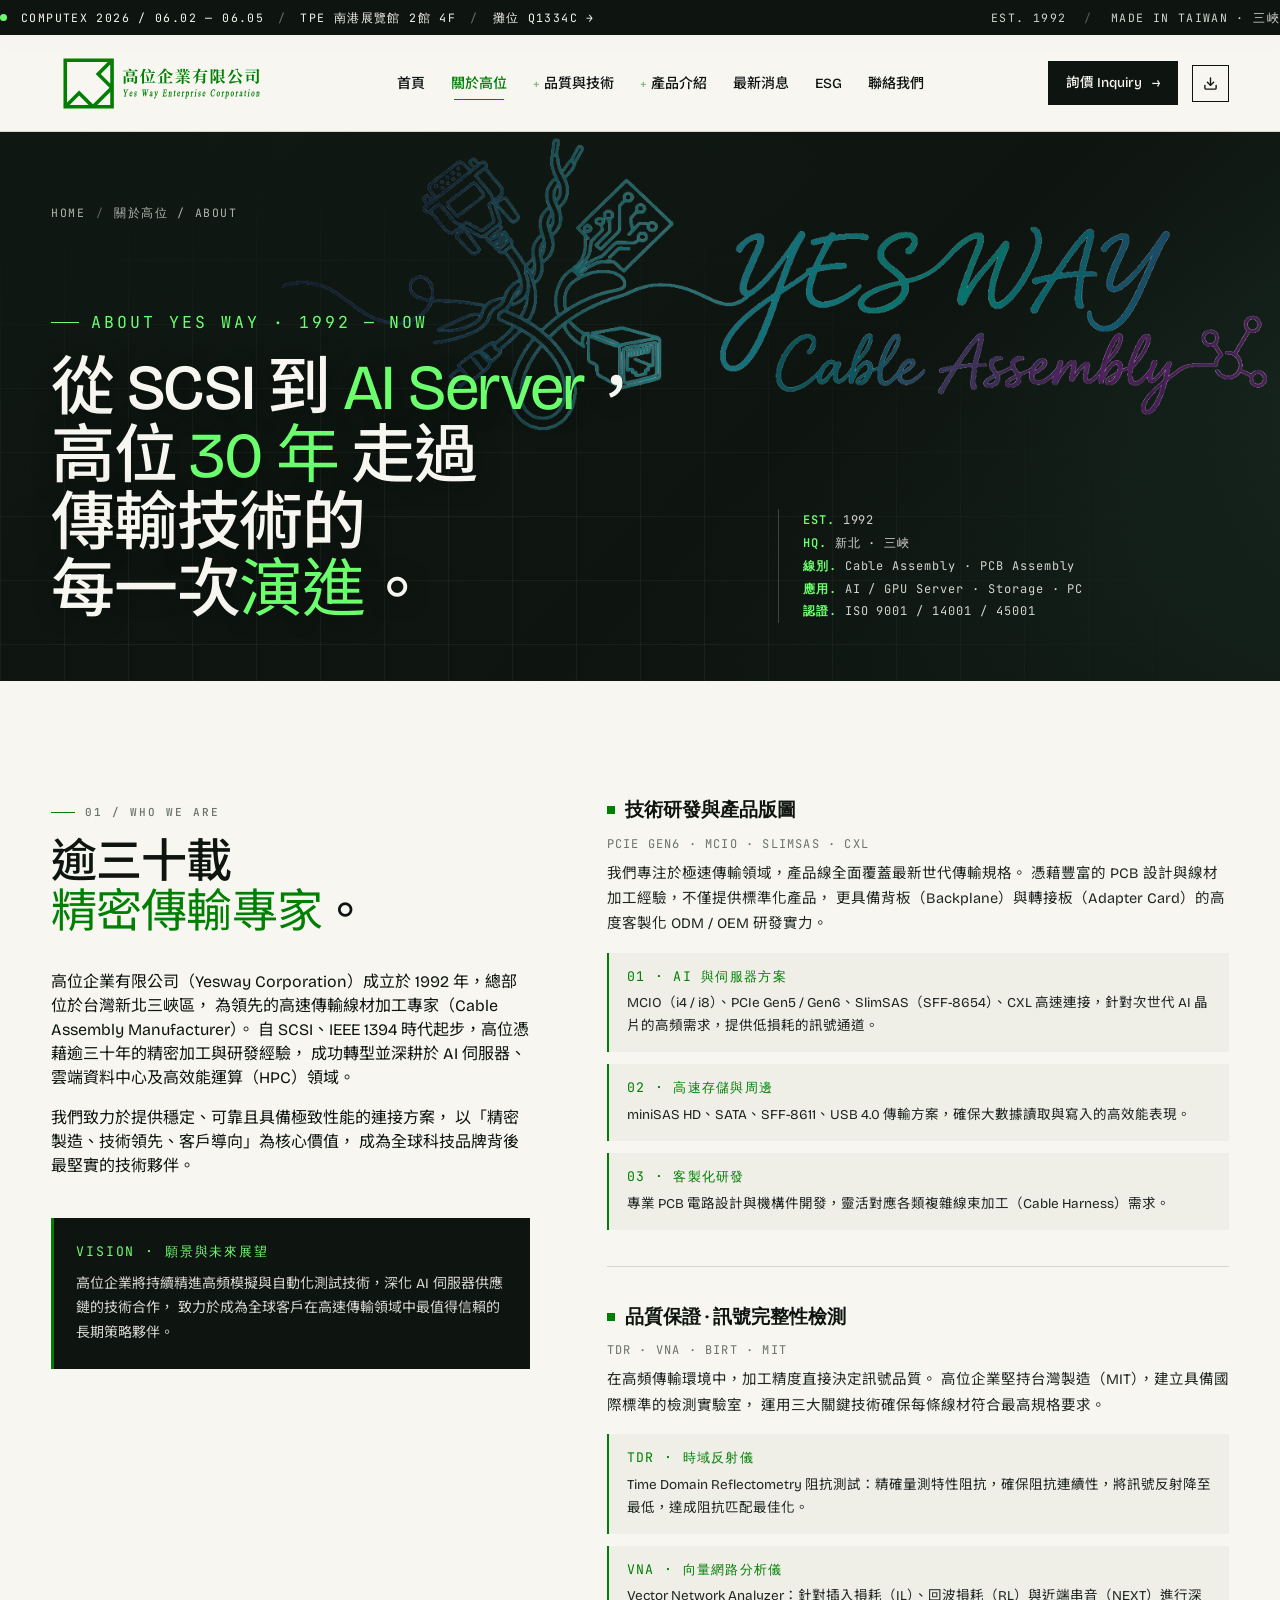
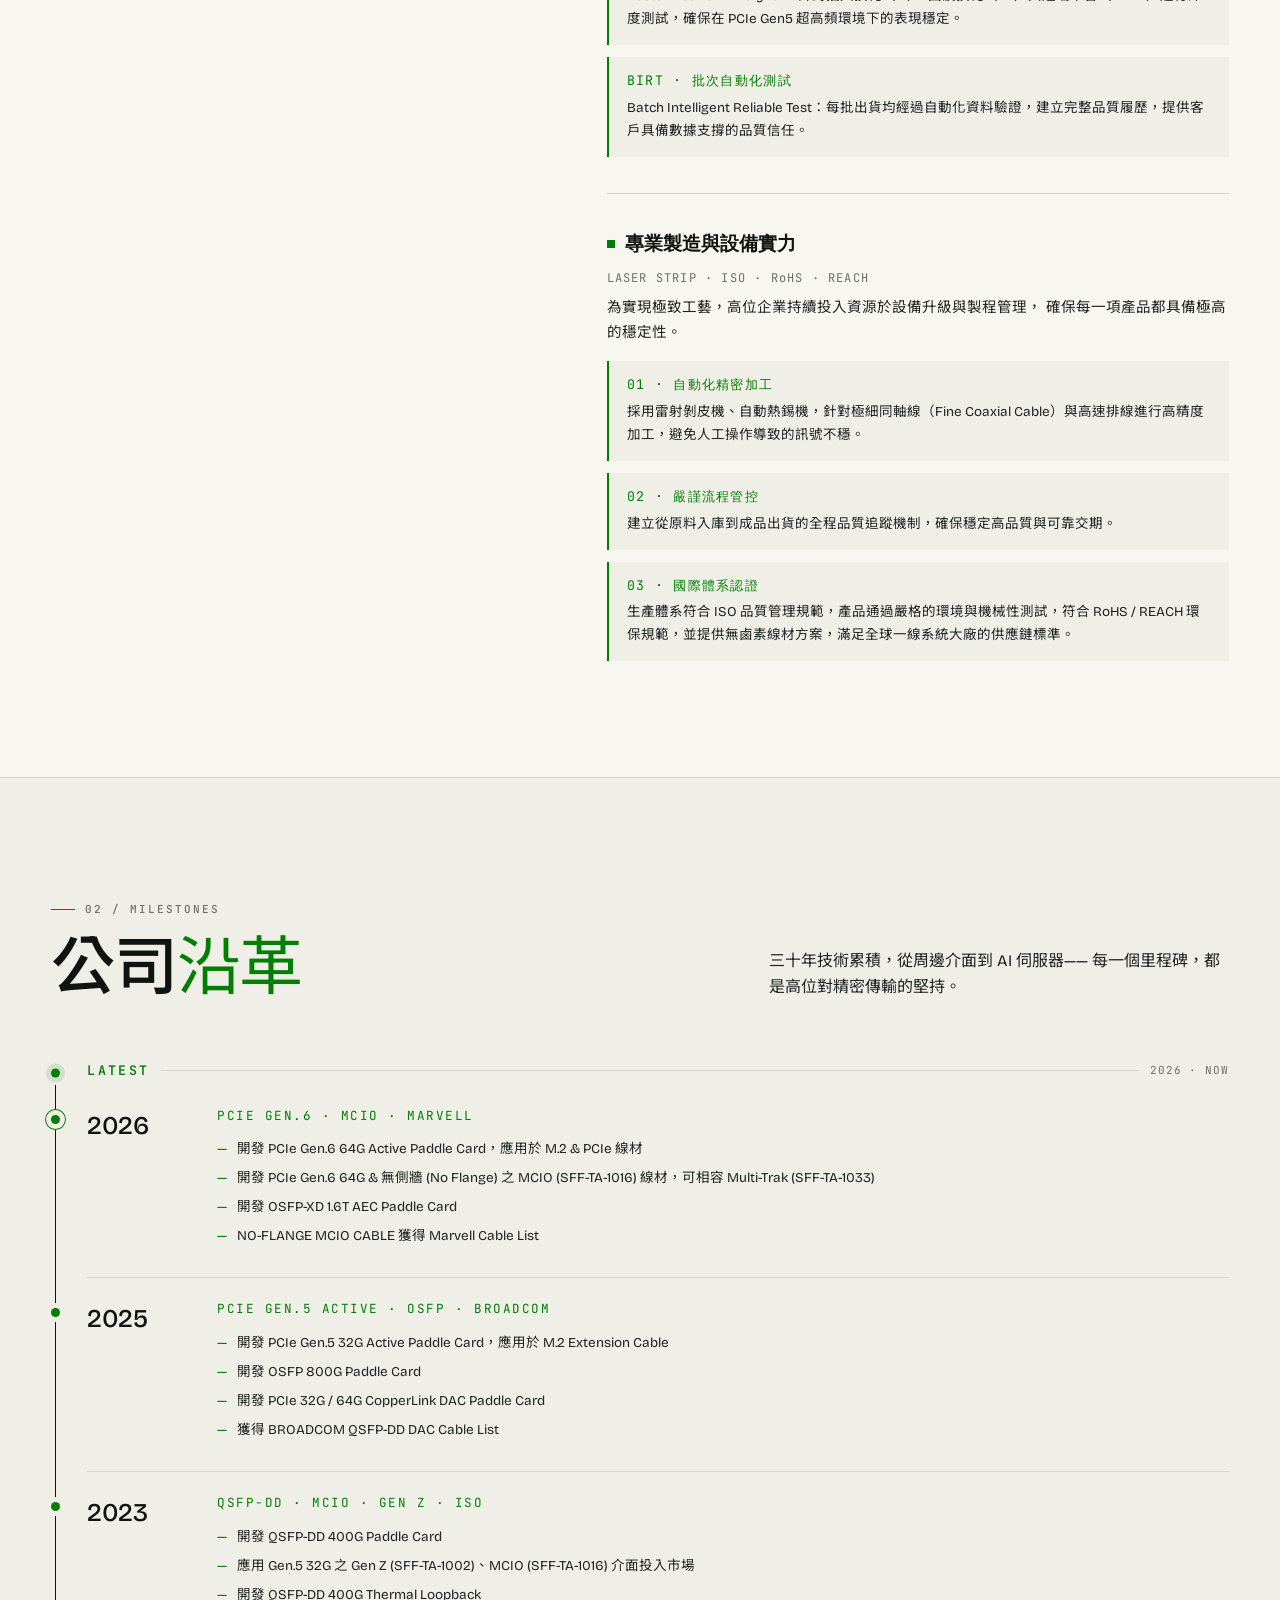
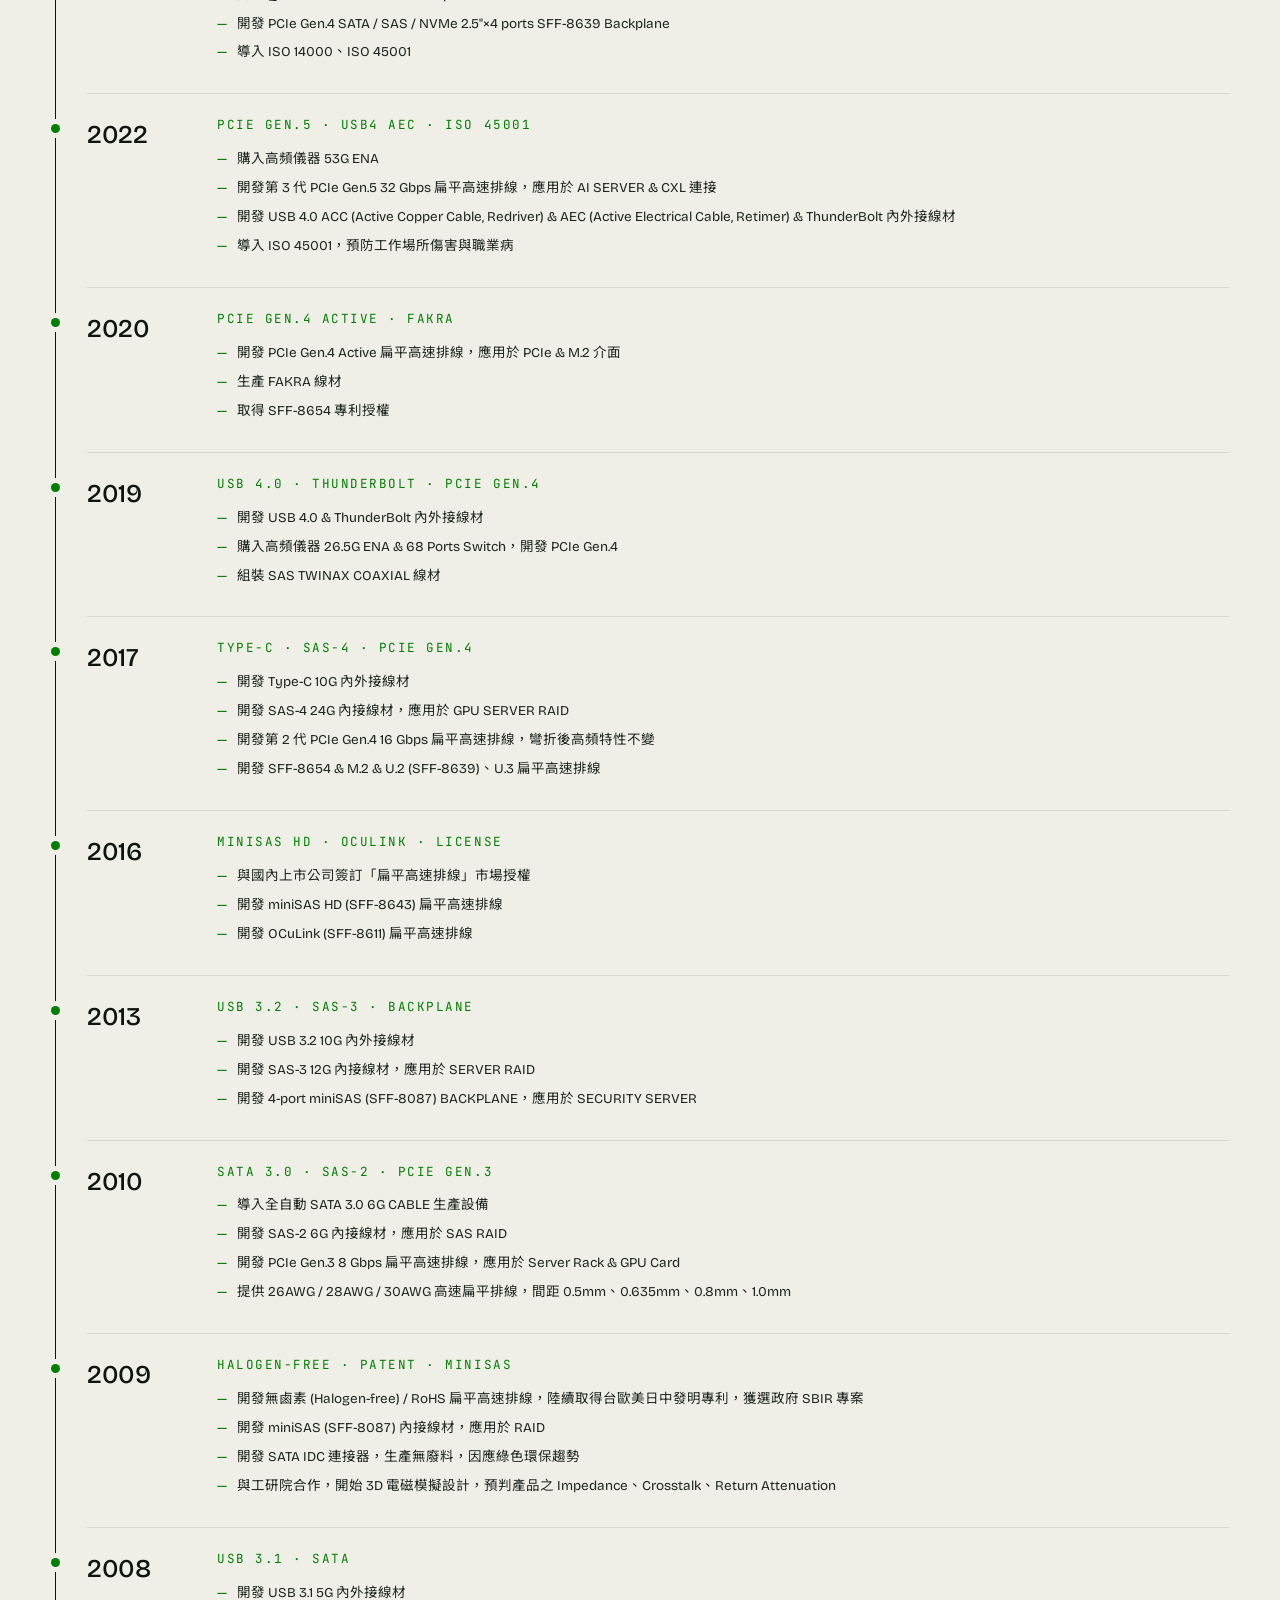
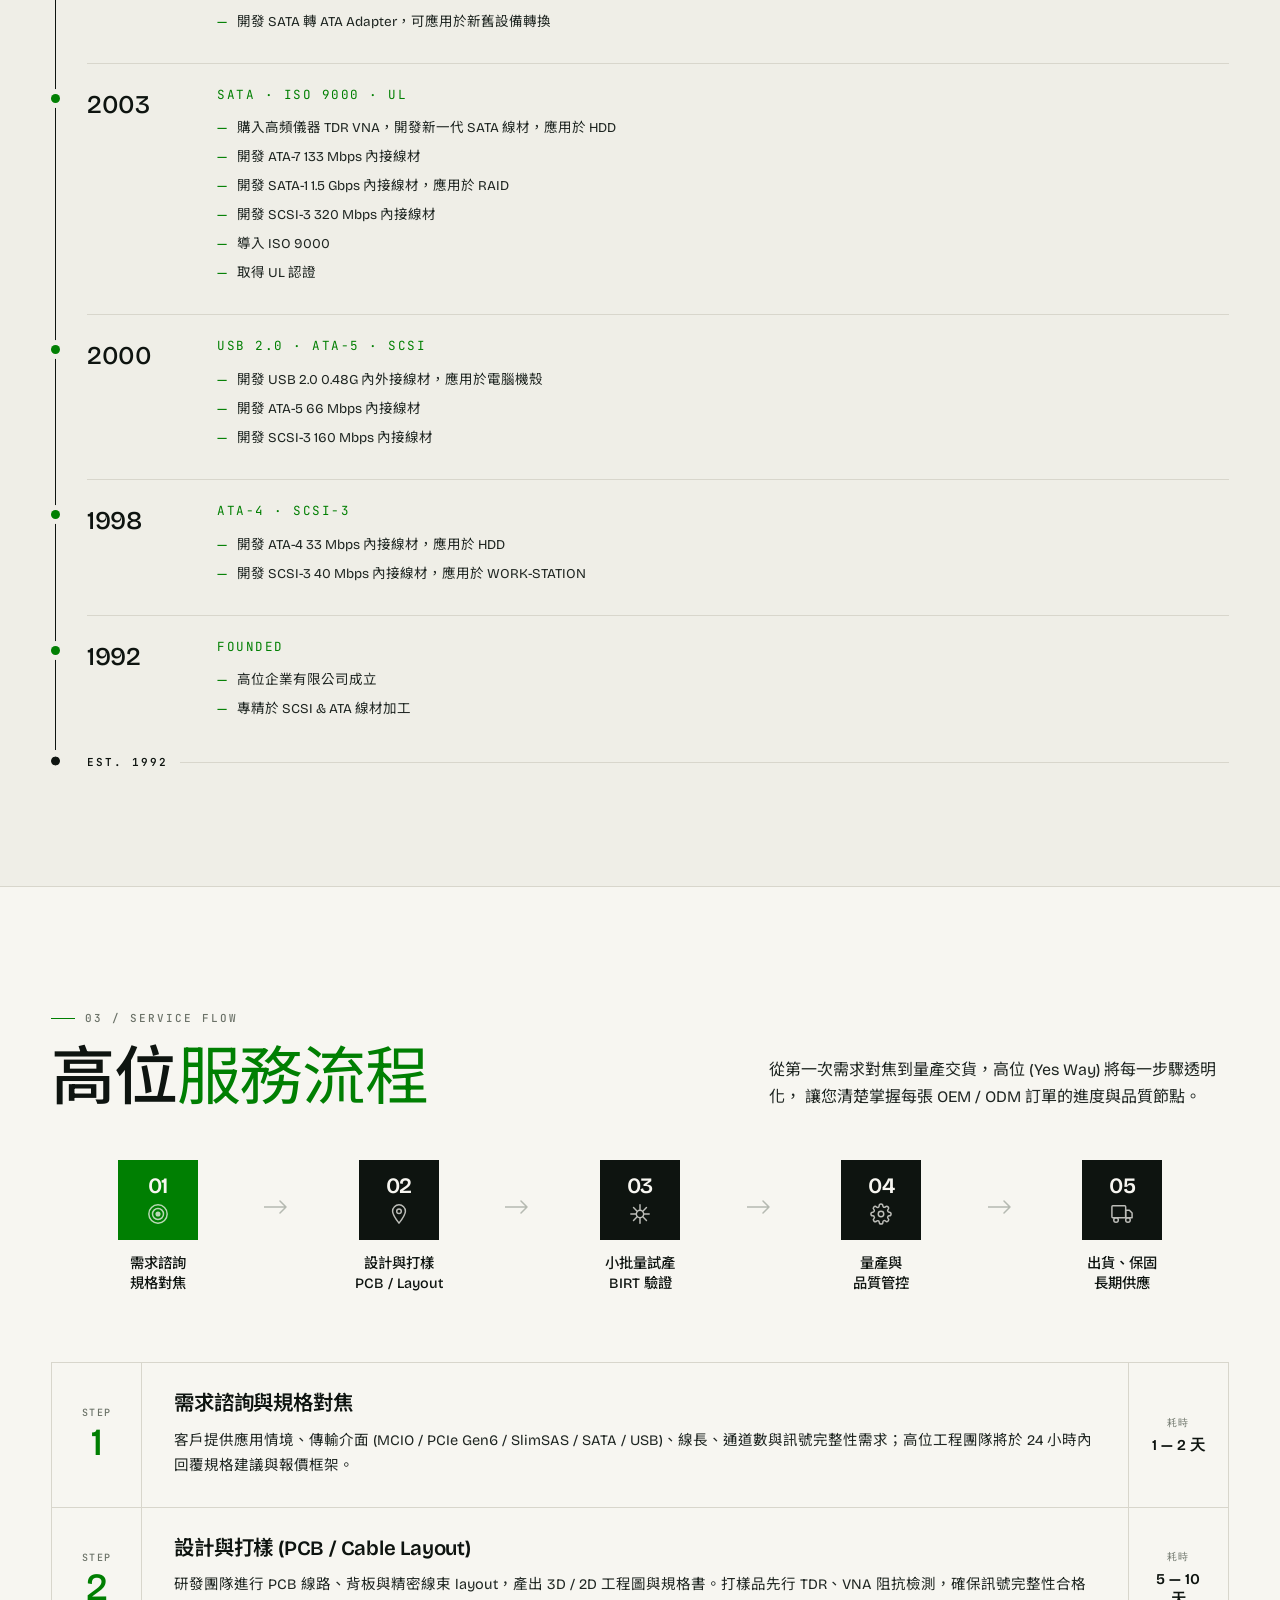
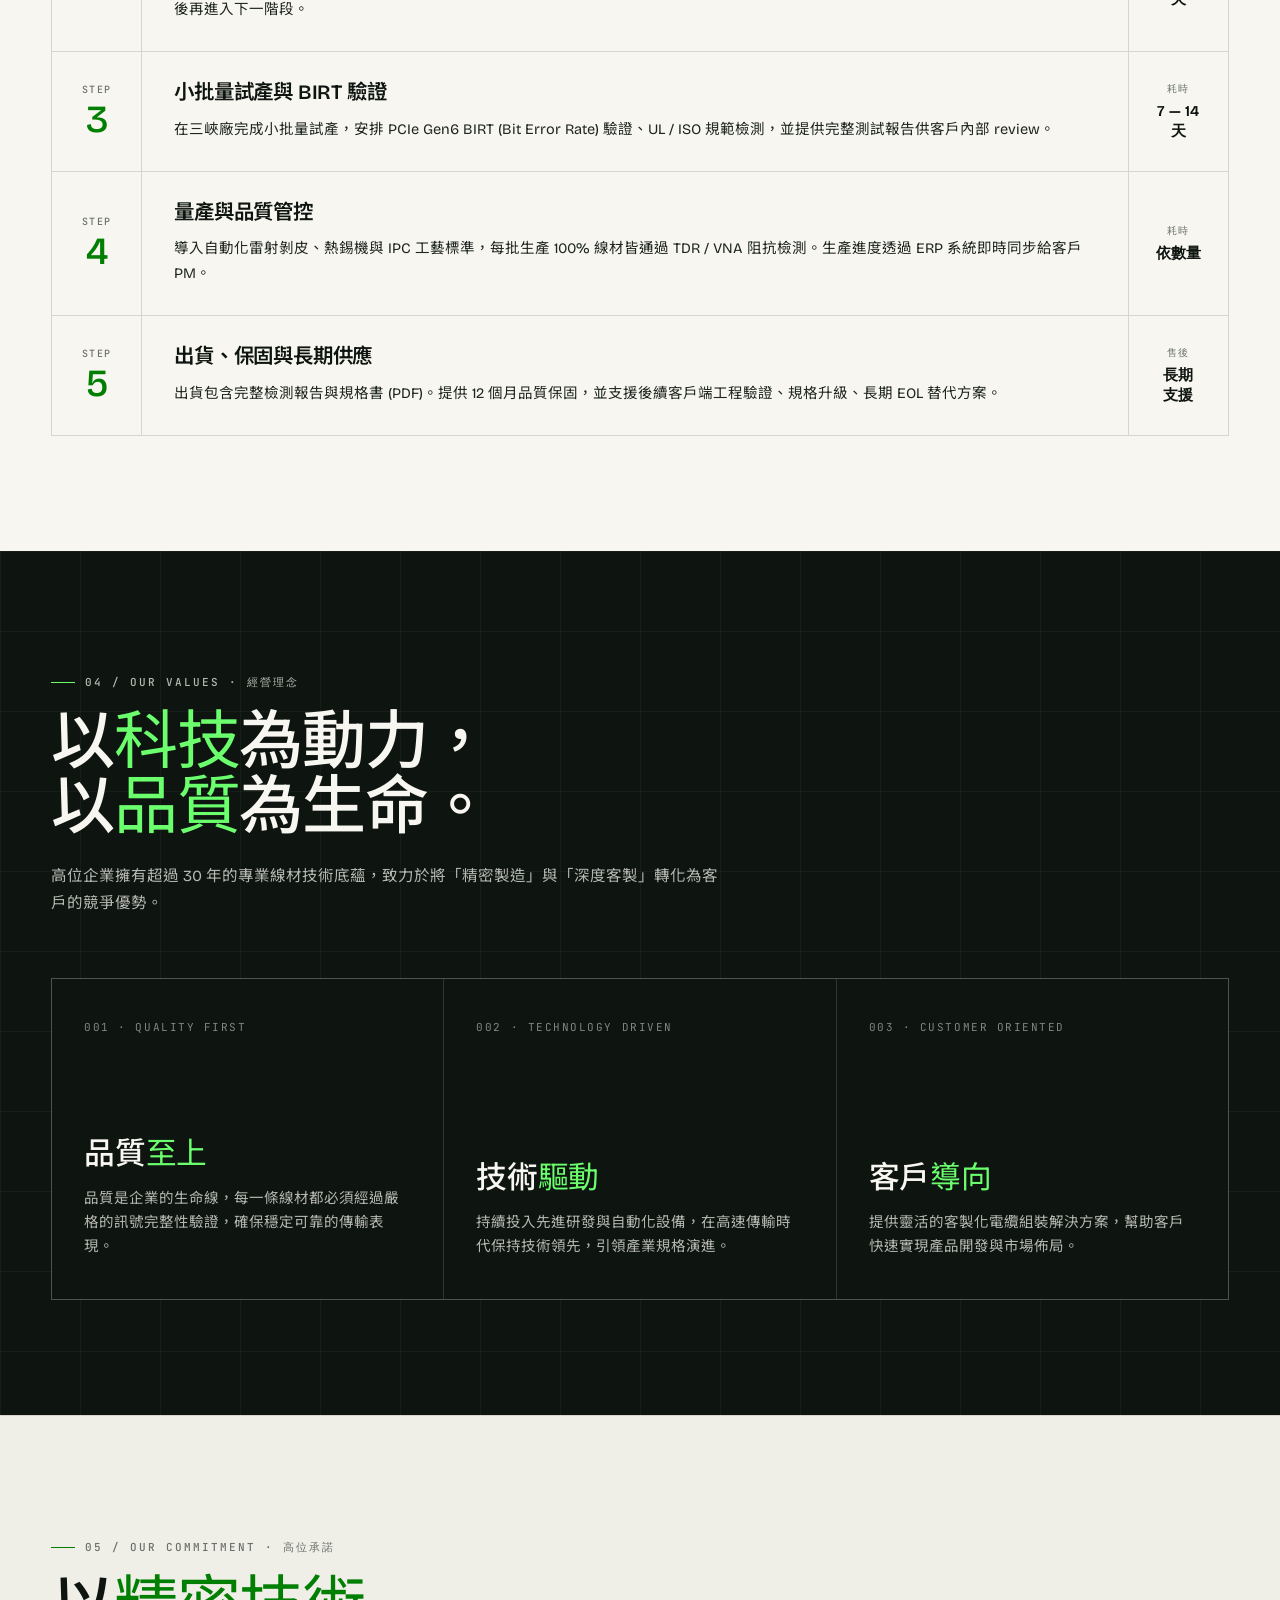
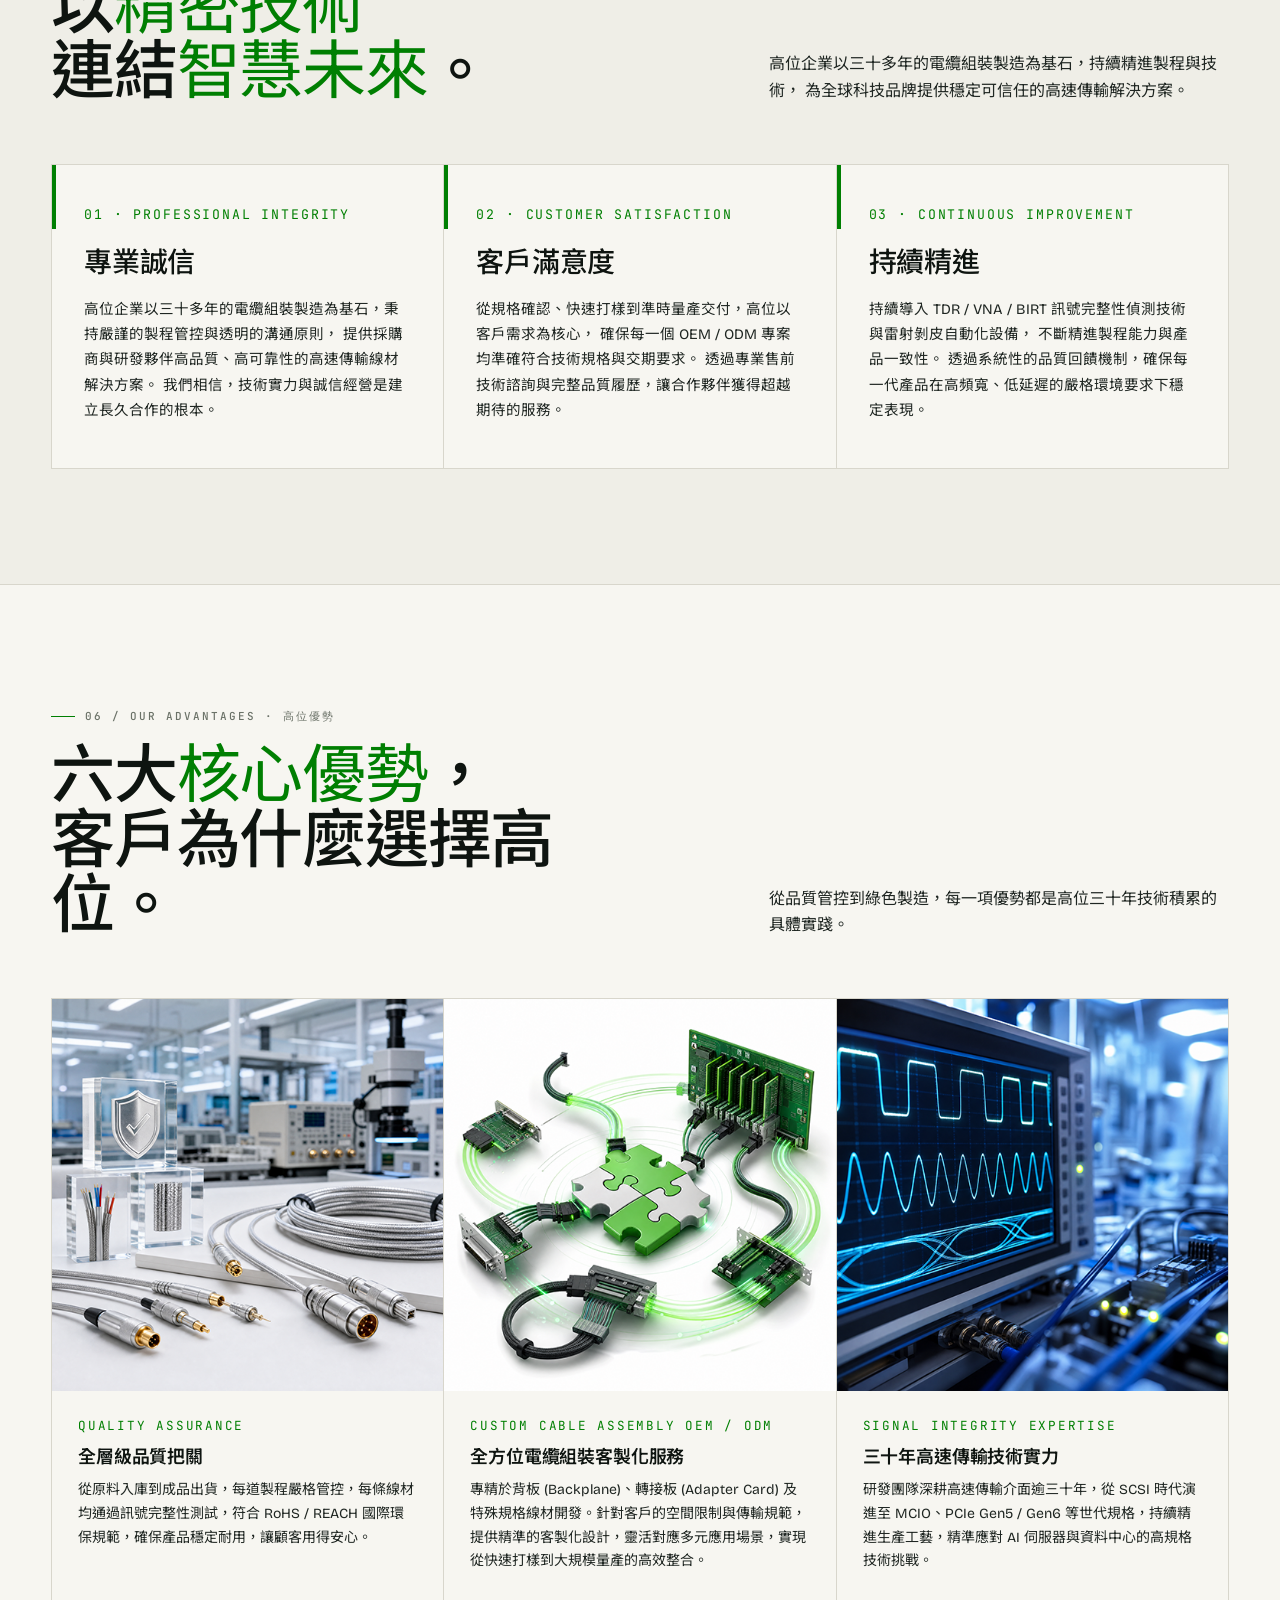
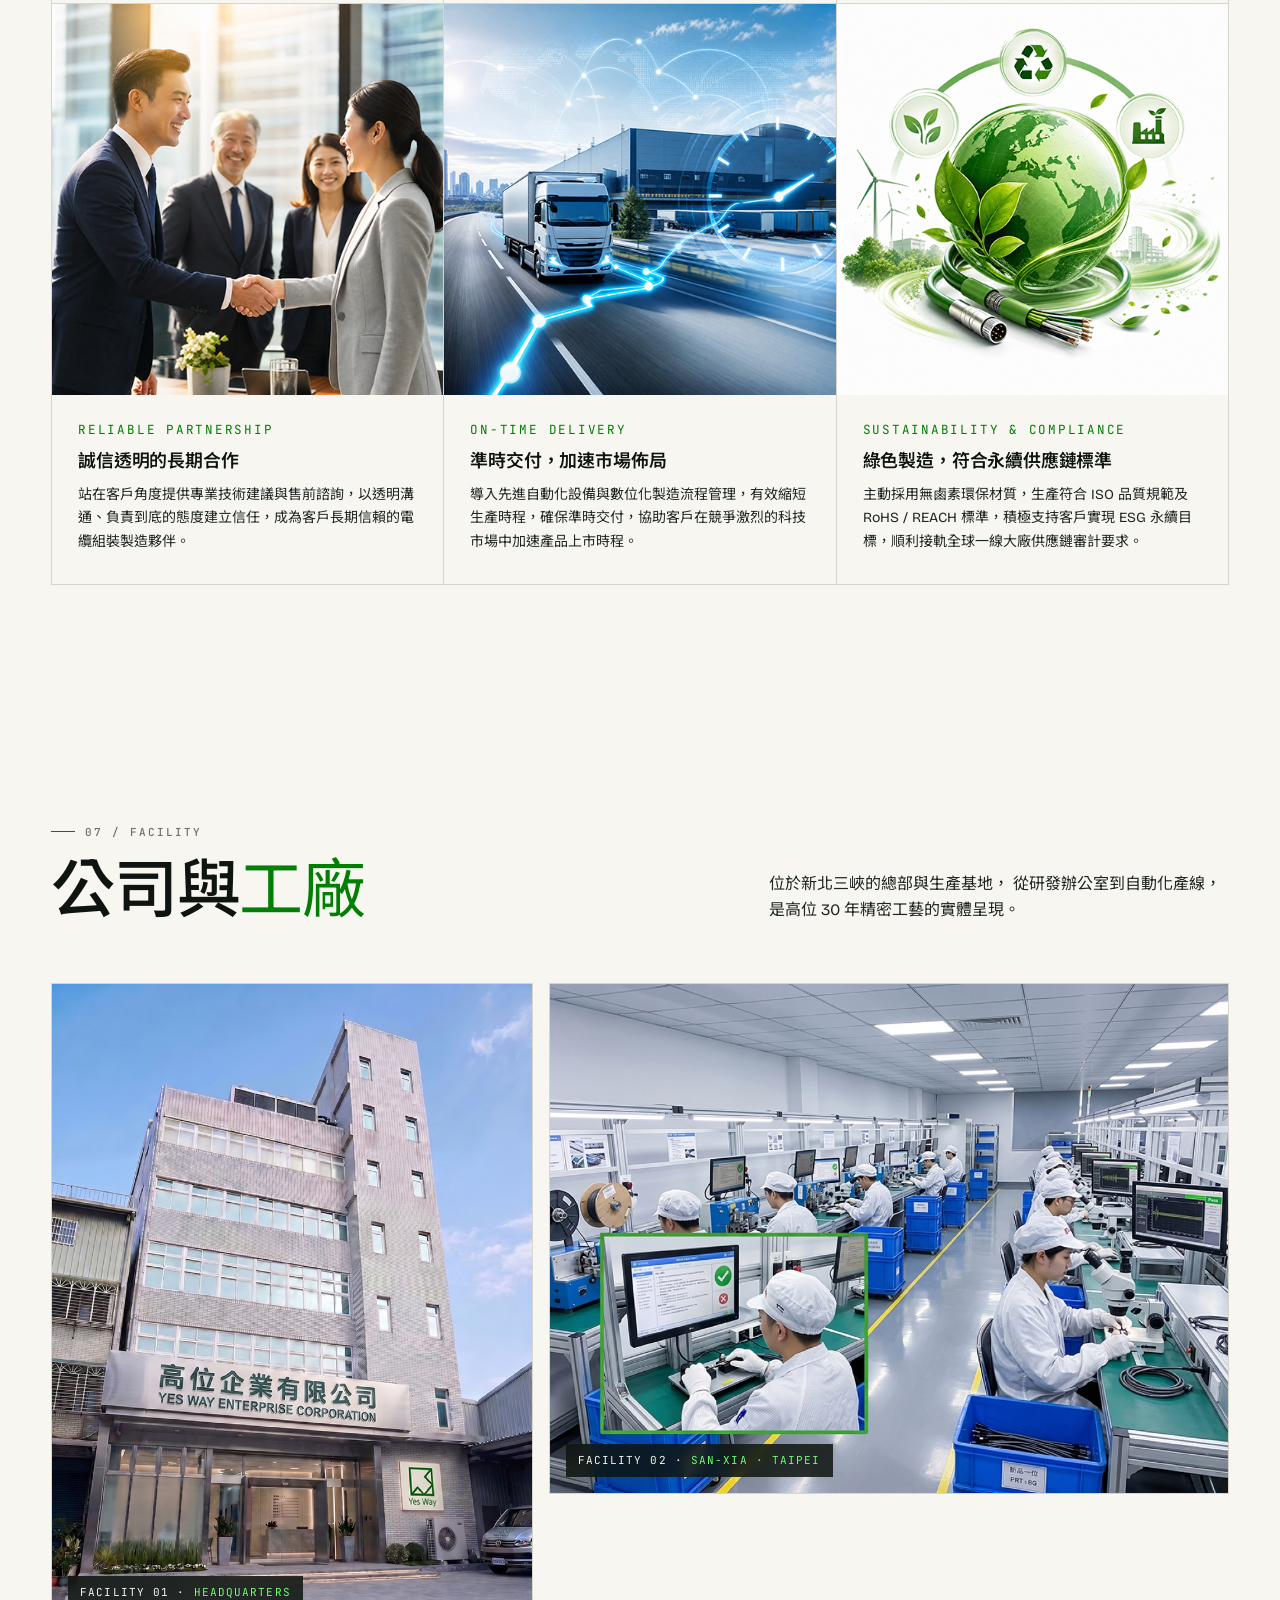
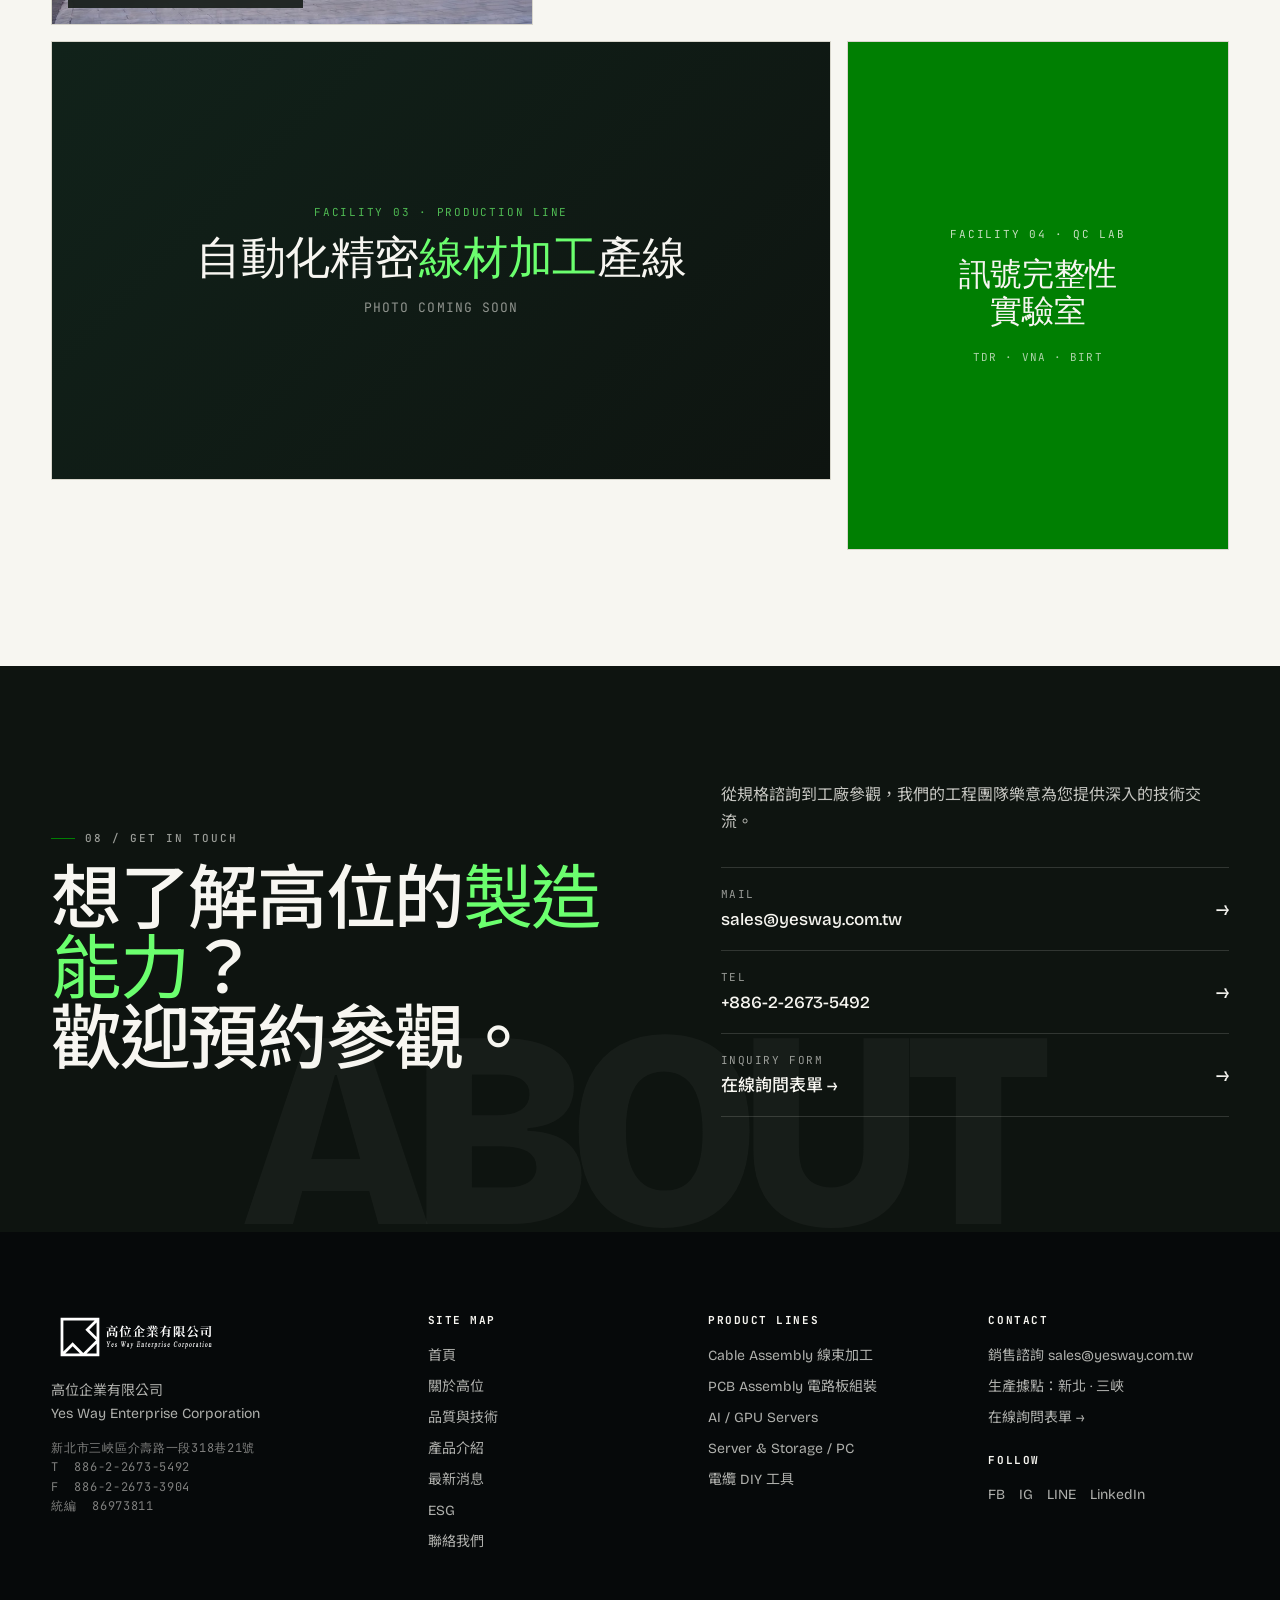
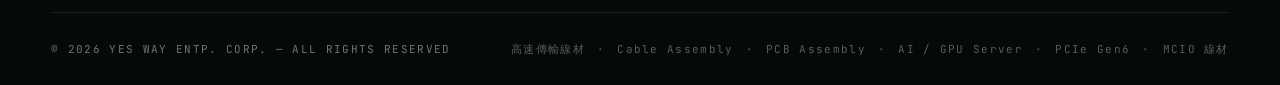
<file: about.html>
<!doctype html>
<html lang="zh-Hant">
<head>
<meta charset="utf-8" />
<meta name="viewport" content="width=device-width,initial-scale=1" />
<link rel="icon" type="image/svg+xml" href="favicon.svg">
<title>關於高位 — Yes Way 高位企業｜30 年高速傳輸線材製造</title>
<meta name="description" content="高位企業 (Yes Way) 自 1992 年成立，深耕電腦周邊高速傳輸介面產品設計與製造，從 SCSI 演進至今日 AI 伺服器 MCIO / PCIe Gen6 (64 GT/s) 線材。" />

<link rel="preconnect" href="https://fonts.googleapis.com">
<link rel="preconnect" href="https://fonts.gstatic.com" crossorigin>
<link href="https://fonts.googleapis.com/css2?family=Bricolage+Grotesque:opsz,wght@12..96,300..800&family=JetBrains+Mono:wght@400;500;600;700&family=Noto+Sans+TC:wght@300;400;500;600;700;900&display=swap" rel="stylesheet">
<link rel="stylesheet" href="shared.css">

<style>
  /* ============================================================
     About-specific styles
     ============================================================ */

  /* HERO BANNER — full-bleed (same pattern as esg.html) */
  .about-banner {
    position: relative;
    width: 100%;
    aspect-ratio: 21 / 9;
    min-height: 420px;
    overflow: hidden;
    background: linear-gradient(135deg, #11221a 0%, #0E1410 60%, #1a3026 100%);
    color: var(--paper);
    isolation: isolate;
  }
  .about-banner img {
    position: absolute;
    inset: 0;
    width: 100%;
    height: 100%;
    object-fit: cover;
    object-position: center;
    opacity: .85;
  }
  .about-banner::before {
    /* Dark gradient overlay for headline contrast */
    content: "";
    position: absolute; inset: 0;
    z-index: 1;
    background:
      linear-gradient(180deg, rgba(14,20,16,.25) 0%, rgba(14,20,16,.10) 45%, rgba(14,20,16,.65) 100%),
      linear-gradient(95deg, rgba(14,20,16,.70) 0%, rgba(14,20,16,.25) 55%, rgba(14,20,16,0) 85%);
    pointer-events: none;
  }
  .about-banner::after {
    /* Subtle technical grid */
    content: "";
    position: absolute; inset: 0;
    z-index: 1;
    background-image:
      linear-gradient(rgba(255,255,255,.05) 1px, transparent 1px),
      linear-gradient(90deg, rgba(255,255,255,.05) 1px, transparent 1px);
    background-size: 64px 64px;
    -webkit-mask-image: radial-gradient(ellipse at 30% 100%, #000 25%, transparent 70%);
            mask-image: radial-gradient(ellipse at 30% 100%, #000 25%, transparent 70%);
    pointer-events: none;
  }
  .about-banner .overlay {
    position: absolute;
    inset: 0;
    z-index: 2;
    display: flex;
    flex-direction: column;
    justify-content: flex-end;
    padding: clamp(40px, 5vw, 80px) var(--gutter) clamp(36px, 4.5vw, 70px);
    max-width: var(--max-w);
    margin: 0 auto;
    width: 100%;
  }
  .about-banner .breadcrumb {
    font-family: 'JetBrains Mono', monospace;
    font-size: 11.5px;
    letter-spacing: .14em;
    text-transform: uppercase;
    color: rgba(247,246,241,.7);
    display: flex;
    gap: 10px;
    margin: 0 0 auto 0;
    padding-top: 8px;
  }
  .about-banner .breadcrumb a { color: rgba(247,246,241,.7); }
  .about-banner .breadcrumb a:hover { color: #6BFF6E; }
  .about-banner .breadcrumb .sep { opacity: .5; }

  .about-banner .overlay-grid {
    display: grid;
    grid-template-columns: 1.5fr 1fr;
    align-items: flex-end;
    gap: 50px;
    margin-top: 40px;
  }
  @media (max-width: 760px) {
    .about-banner .overlay-grid { grid-template-columns: 1fr; gap: 22px; }
  }
  .about-banner .lbl {
    font-family: 'JetBrains Mono', monospace;
    font-size: 15px;
    letter-spacing: .18em;
    text-transform: uppercase;
    color: #6BFF6E;
    margin-bottom: 20px;
    display: inline-flex;
    align-items: center;
    gap: 12px;
  }
  .about-banner .lbl::before {
    content: ""; width: 28px; height: 1px; background: #6BFF6E;
  }
  .about-banner h1,
  .about-banner h2 {
    font-family: 'Bricolage Grotesque','Noto Sans TC',sans-serif;
    color: var(--paper);
    font-size: clamp(32px, 5vw, 72px);
    font-weight: 500;
    line-height: 1.05;
    letter-spacing: -.02em;
    margin: 0;
    text-shadow: 0 2px 24px rgba(0,0,0,.45);
  }
  .about-banner h1 em,
  .about-banner h2 em { color: #6BFF6E; font-style: normal; font-weight: 400; }
  .about-banner h1 .nowrap { white-space: nowrap; }
  .about-banner .specs {
    border-left: 1px solid rgba(247,246,241,.2);
    padding-left: 24px;
    color: rgba(247,246,241,.85);
    font-family: 'JetBrains Mono', monospace;
    font-size: 12px;
    letter-spacing: .08em;
    line-height: 1.9;
  }
  @media (max-width: 760px) {
    .about-banner .specs {
      border-left: 0; padding-left: 0;
      border-top: 1px solid rgba(247,246,241,.2);
      padding-top: 14px;
    }
  }
  .about-banner .specs strong { color: #6BFF6E; font-weight: 600; }

  /* Legacy hooks (kept for compatibility — no longer rendered) */
  .page-hero-grid {
    display: grid;
    grid-template-columns: minmax(0,1.4fr) minmax(0,1fr);
    gap: clamp(40px, 6vw, 100px);
    align-items: end;
    position: relative; z-index: 1;
  }
  @media (max-width: 900px) { .page-hero-grid { grid-template-columns: 1fr; } }
  .page-hero h1 {
    font-family: 'Bricolage Grotesque','Noto Sans TC',sans-serif;
    font-weight: 500;
    font-size: clamp(48px, 7vw, 110px);
    line-height: .98;
    letter-spacing: -.025em;
    margin: 0;
  }
  .page-hero h1 em { font-style: normal; font-weight: 400; color: var(--green); }
  .page-hero .lead {
    font-size: clamp(16px, 1.3vw, 18px);
    line-height: 1.65;
    color: var(--ink-2);
    max-width: 480px;
  }
  .page-hero .lead strong { color: var(--green); }

  /* INTRO 雙欄 */
  .intro-section {
    padding: clamp(80px, 9vw, 140px) 0;
    background: var(--paper);
  }
  .intro-grid {
    display: grid;
    grid-template-columns: minmax(0,1fr) minmax(0,1.3fr);
    gap: clamp(40px, 6vw, 100px);
    align-items: start;
  }
  .intro-grid .left { position: sticky; top: 110px; }
  @media (max-width: 900px) {
    .intro-grid { grid-template-columns: 1fr; }
    /* On mobile the grid is a single column — disable sticky so the
       left block doesn't stay pinned and overlap the right content. */
    .intro-grid .left { position: static; top: auto; }
  }
  .intro-grid h2 {
    font-family: 'Bricolage Grotesque','Noto Sans TC',sans-serif;
    font-weight: 500;
    font-size: clamp(32px, 3.6vw, 48px);
    line-height: 1.1;
    letter-spacing: -.02em;
    margin: 16px 0 32px;
  }
  .intro-grid h2 em { font-style: normal; color: var(--green); font-weight: 400; }
  .intro-grid h3 {
    font-family: 'Bricolage Grotesque', sans-serif;
    font-size: 19px; font-weight: 600;
    margin: 0 0 10px;
    color: var(--ink);
    display: flex; align-items: center; gap: 10px;
  }
  .intro-grid h3::before {
    content: ""; width: 8px; height: 8px; background: var(--green);
    display: inline-block;
  }
  .intro-block + .intro-block { margin-top: 36px; padding-top: 36px; border-top: 1px solid var(--hair); }
  .intro-block p { font-size: 15.5px; line-height: 1.7; color: var(--ink-2); margin: 0; }
  .intro-block .mono {
    font-family: 'JetBrains Mono', monospace;
    font-size: 12px; letter-spacing: .1em;
    color: var(--steel); margin-bottom: 8px; display: block;
  }

  /* TIMELINE 公司沿革 */
  .timeline-section {
    padding: clamp(80px, 9vw, 140px) 0;
    background: var(--paper-2);
    border-top: 1px solid var(--hair);
    border-bottom: 1px solid var(--hair);
  }
  .timeline-head {
    display: grid;
    grid-template-columns: 1fr 1fr;
    gap: 40px; align-items: end;
    margin-bottom: 60px;
  }
  @media (max-width: 760px) { .timeline-head { grid-template-columns: 1fr; } }
  .timeline-head p { max-width: 460px; margin: 0 0 0 auto; font-size: 16px; line-height: 1.65; color: var(--ink-2); }
  @media (max-width: 760px) { .timeline-head p { margin: 0; } }

  .timeline { position: relative; }
  /* Top marker (LATEST / NOW) */
  .timeline-marker {
    display: flex;
    align-items: center;
    gap: 12px;
    padding: 0 0 4px 36px;
    position: relative;
  }
  .timeline-marker::before {
    content: "";
    position: absolute;
    left: 0; top: 50%;
    transform: translateY(-50%);
    width: 9px; height: 9px;
    background: var(--green);
    border-radius: 50%;
    box-shadow: 0 0 0 5px rgba(0,127,2,.12);
  }
  .timeline-marker .mk-tag {
    font-family: 'JetBrains Mono', monospace;
    font-size: 11px;
    letter-spacing: .18em;
    color: var(--green);
    font-weight: 600;
  }
  .timeline-marker .mk-line {
    flex: 1;
    height: 1px;
    background: var(--hair);
  }
  .timeline-marker .mk-meta {
    font-family: 'JetBrains Mono', monospace;
    font-size: 11px;
    color: var(--steel);
    letter-spacing: .08em;
  }

  .timeline-track {
    position: relative;
    padding-left: 36px;
  }
  /* Vertical timeline line */
  .timeline-track::before {
    content: "";
    position: absolute;
    left: 4px;
    top: 0;
    bottom: 0;
    width: 1px;
    background: var(--ink);
  }
  .tl-item {
    display: grid;
    grid-template-columns: 90px 1fr;
    gap: 0 40px;
    padding: 22px 0 26px;
    border-bottom: 1px solid var(--hair);
    position: relative;
    align-items: start;
  }
  .tl-item:last-child { border-bottom: 0; }
  /* Green dot — sits on the vertical line */
  .tl-item::before {
    content: "";
    position: absolute;
    left: -36px;
    top: 30px;
    width: 9px; height: 9px;
    background: var(--green);
    border-radius: 50%;
    box-shadow: 0 0 0 5px var(--paper-2);
  }
  /* Slightly emphasise first (most recent) item */
  .tl-item:first-child::before {
    background: var(--green);
    box-shadow: 0 0 0 5px var(--paper-2), 0 0 0 6px var(--green);
  }
  .tl-year {
    font-family: 'Bricolage Grotesque', sans-serif;
    font-size: clamp(22px, 2vw, 32px);
    font-weight: 500;
    line-height: 1;
    letter-spacing: -.02em;
    color: var(--ink);
    padding-top: 6px;
    position: sticky;
    top: 108px;
  }
  .tl-tag {
    font-family: 'JetBrains Mono', monospace;
    font-size: 10.5px; letter-spacing: .12em; text-transform: uppercase;
    color: var(--green); margin-bottom: 10px; display: block;
  }
  .tl-list {
    list-style: none;
    padding: 0; margin: 0;
  }
  .tl-list li {
    font-size: 13.5px; line-height: 1.7; color: var(--ink-2);
    padding: 3px 0 3px 20px;
    position: relative;
  }
  .tl-list li::before {
    content: "—";
    position: absolute; left: 0;
    color: var(--green);
  }
  /* Founding marker at the bottom */
  .timeline-end {
    display: flex;
    align-items: center;
    gap: 12px;
    padding: 4px 0 0 36px;
    position: relative;
  }
  .timeline-end::before {
    content: "";
    position: absolute;
    left: 0; top: 50%;
    transform: translateY(-50%);
    width: 9px; height: 9px;
    background: var(--ink);
    border: 1px solid var(--ink);
    border-radius: 50%;
    box-shadow: 0 0 0 5px var(--paper-2);
  }
  .timeline-end .mk-tag {
    font-family: 'JetBrains Mono', monospace;
    font-size: 11px;
    letter-spacing: .18em;
    color: var(--ink);
    font-weight: 600;
  }
  .timeline-end .mk-line {
    flex: 1;
    height: 1px;
    background: var(--hair);
  }
  @media (max-width: 600px) {
    .tl-item { grid-template-columns: 1fr; gap: 6px; }
    .tl-year { font-size: 22px; padding-top: 0; position: static; }
  }

  /* VALUES 三大核心 (mobile + desktop) */
  .values-section {
    padding: clamp(80px, 9vw, 140px) 0;
    background: var(--ink);
    color: var(--paper);
    overflow: hidden;
    position: relative;
  }
  .values-section::before {
    content: ""; position: absolute; inset: 0;
    background-image:
      linear-gradient(rgba(255,255,255,.04) 1px, transparent 1px),
      linear-gradient(90deg, rgba(255,255,255,.04) 1px, transparent 1px);
    background-size: 80px 80px;
    pointer-events: none;
  }
  .values-section .h-section { color: var(--paper); position: relative; z-index: 1; }
  .values-section .h-section em { color: #6BFF6E; }
  .values-section .eyebrow { color: var(--steel-2); }
  .values-section .eyebrow::before { background: #6BFF6E; }
  .values-head { margin-bottom: 60px; max-width: 720px; position: relative; z-index: 1; }
  .values-grid {
    display: grid;
    grid-template-columns: repeat(3, 1fr);
    gap: 1px;
    background: rgba(247,246,241,.15);
    position: relative; z-index: 1;
    border: 1px solid rgba(247,246,241,.15);
  }
  @media (max-width: 800px) { .values-grid { grid-template-columns: 1fr; } }
  .value-card {
    background: var(--ink);
    padding: 40px 32px;
    min-height: 320px;
    display: flex; flex-direction: column;
    transition: background .35s var(--easing);
  }
  .value-card:hover { background: #11221a; }
  .value-card .num {
    font-family: 'JetBrains Mono', monospace;
    font-size: 11px; letter-spacing: .14em;
    color: rgba(247,246,241,.5);
    margin-bottom: auto;
  }
  .value-card h3 {
    font-family: 'Bricolage Grotesque','Noto Sans TC',sans-serif;
    font-size: clamp(24px, 2.4vw, 32px);
    font-weight: 500;
    line-height: 1.2; letter-spacing: -.01em;
    margin: 32px 0 14px;
  }
  .value-card h3 em { font-style: normal; color: #6BFF6E; font-weight: 400; }
  .value-card p {
    font-size: 14.5px; line-height: 1.65;
    color: rgba(247,246,241,.72);
    margin: 0;
  }

  /* COMPANY GALLERY 公司/工廠圖 */
  .gallery-section {
    padding: clamp(80px, 9vw, 140px) 0;
    background: var(--paper);
  }
  .gallery-head {
    display: grid;
    grid-template-columns: 1fr 1fr;
    gap: 40px; align-items: end;
    margin-bottom: 60px;
  }
  @media (max-width: 760px) { .gallery-head { grid-template-columns: 1fr; } }
  .gallery-head p { max-width: 460px; margin: 0 0 0 auto; font-size: 16px; line-height: 1.65; color: var(--ink-2); }
  @media (max-width: 760px) { .gallery-head p { margin: 0; } }

  .gallery-grid {
    display: grid;
    grid-template-columns: repeat(12, 1fr);
    gap: 16px;
    align-items: start;
  }
  .gallery-item {
    border: 1px solid var(--hair);
    background: var(--paper-2);
    overflow: hidden;
    position: relative;
  }
  .gallery-item.large { grid-column: span 5; aspect-ratio: 3/4; }
  .gallery-item.med { grid-column: span 7; aspect-ratio: 4/3; }
  .gallery-item.tall { grid-column: span 4; aspect-ratio: 3/4; }
  .gallery-item.wide { grid-column: span 8; aspect-ratio: 16/9; }
  @media (max-width: 760px) {
    .gallery-item.large, .gallery-item.med, .gallery-item.tall, .gallery-item.wide { grid-column: span 12; aspect-ratio: 4/3; }
  }
  .gallery-item img { width: 100%; height: 100%; object-fit: cover; }
  .gallery-item .label {
    position: absolute;
    left: 16px; bottom: 16px;
    background: rgba(14,20,16,.85);
    color: var(--paper);
    backdrop-filter: blur(6px);
    padding: 8px 12px;
    font-family: 'JetBrains Mono', monospace;
    font-size: 11px;
    letter-spacing: .1em;
    text-transform: uppercase;
  }
  .gallery-item .label .green { color: #6BFF6E; }

  /* CTA STRIP (與首頁相同樣式延伸) */
  .cta {
    padding: clamp(80px, 9vw, 140px) 0;
    background: var(--ink);
    color: var(--paper);
    position: relative;
    overflow: hidden;
  }
  .cta::after {
    content: "ABOUT";
    position: absolute;
    bottom: -40px; left: 50%; transform: translateX(-50%);
    font-family: 'Bricolage Grotesque', sans-serif;
    font-weight: 800;
    font-size: clamp(120px, 22vw, 320px);
    color: rgba(247,246,241,.04);
    letter-spacing: -.05em;
    line-height: 1;
    pointer-events: none;
    white-space: nowrap;
  }
  .cta-inner {
    position: relative; z-index: 1;
    display: grid;
    grid-template-columns: 1.2fr 1fr;
    gap: 60px; align-items: center;
  }
  @media (max-width: 800px) { .cta-inner { grid-template-columns: 1fr; } }
  .cta h2 {
    font-family: 'Bricolage Grotesque','Noto Sans TC',sans-serif;
    font-size: clamp(40px, 5.5vw, 80px);
    font-weight: 500; line-height: 1; letter-spacing: -.02em;
    margin: 18px 0 0;
  }
  .cta h2 em { font-style: normal; font-weight: 400; color: #6BFF6E; }
  .cta-side p { color: rgba(247,246,241,.78); font-size: 16px; line-height: 1.7; margin: 0 0 32px; }
  .cta-actions { display: flex; flex-direction: column; gap: 0; }
  .cta-action-row { display: flex; justify-content: space-between; align-items: center; border-top: 1px solid rgba(247,246,241,.15); padding: 18px 0; transition: padding-left .3s var(--easing); }
  .cta-action-row:last-child { border-bottom: 1px solid rgba(247,246,241,.15); }
  .cta-action-row:hover { padding-left: 12px; color: #6BFF6E; }
  .cta-action-row .lbl { font-family: 'JetBrains Mono', monospace; font-size: 11px; letter-spacing: .14em; text-transform: uppercase; color: rgba(247,246,241,.6); }
  .cta-action-row .val { font-size: 17px; font-weight: 500; margin-top: 4px; }
  .cta-action-row .arrow { font-size: 22px; }

  /* ============================================================
     INTRO sub-items (used inside .intro-block)
     ============================================================ */
  .intro-block p { font-size: 14.5px; line-height: 1.75; color: var(--ink-2); margin: 0 0 16px; }
  .intro-block p:last-child { margin: 0; }
  .sub-items { margin-top: 16px; display: grid; gap: 12px; }
  .sub-item {
    padding: 14px 18px;
    background: var(--paper-2);
    border-left: 2px solid var(--green);
  }
  .sub-item .mono {
    font-family: 'JetBrains Mono', monospace;
    font-size: 11px; letter-spacing: .1em;
    color: var(--green); display: block; margin-bottom: 6px;
  }
  .sub-item p { font-size: 13.5px; line-height: 1.7; color: var(--ink-2); margin: 0; }
  .intro-vision {
    margin-top: 40px;
    padding: 24px 22px;
    background: var(--ink);
    color: var(--paper);
    border-left: 3px solid var(--green);
  }
  .intro-vision .mono {
    font-family: 'JetBrains Mono', monospace;
    font-size: 11px; letter-spacing: .14em;
    color: #6BFF6E; display: block; margin-bottom: 10px;
  }
  .intro-vision p { font-size: 14px; line-height: 1.75; color: rgba(247,246,241,.86); margin: 0; }

  /* ============================================================
     SERVICE FLOW / Accordion (moved from index.html)
     ============================================================ */
  .service-flow {
    padding: clamp(80px, 9vw, 140px) 0;
    background: var(--paper);
  }
  .service-flow-head {
    display: grid;
    grid-template-columns: 1fr 1fr;
    gap: 40px;
    align-items: end;
    margin-bottom: 50px;
  }
  @media (max-width: 760px) { .service-flow-head { grid-template-columns: 1fr; } }
  .service-flow-head p {
    max-width: 460px;
    margin: 0 0 0 auto;
    font-size: 16px;
    line-height: 1.65;
    color: var(--ink-2);
  }
  @media (max-width: 760px) { .service-flow-head p { margin: 0; } }
  /* ── Service Flow: visual step track ── */
  .sf-flow-track {
    display: flex;
    align-items: flex-start;
    gap: 0;
    margin-bottom: 56px;
    overflow-x: auto;
    padding-bottom: 12px;
    scrollbar-width: none;
  }
  .sf-flow-track::-webkit-scrollbar { display: none; }

  .sf-chip {
    flex: 1;
    min-width: 130px;
    display: flex;
    flex-direction: column;
    align-items: center;
    gap: 14px;
    text-align: center;
  }
  .sf-chip-box {
    width: 80px; height: 80px;
    background: var(--ink);
    color: var(--paper);
    display: flex;
    flex-direction: column;
    align-items: center;
    justify-content: center;
    gap: 6px;
    flex-shrink: 0;
    transition: background .25s var(--easing);
  }
  .sf-chip-box:hover { background: var(--green); }
  .sf-chip.is-first .sf-chip-box { background: var(--green); }
  .sf-chip-n {
    font-family: 'Bricolage Grotesque', sans-serif;
    font-size: 22px; font-weight: 600;
    line-height: 1; letter-spacing: -.02em;
  }
  .sf-chip-icon { opacity: .75; }
  .sf-chip-lbl {
    font-size: 13px; font-weight: 500;
    line-height: 1.4; color: var(--ink);
    max-width: 110px;
  }

  .sf-connector {
    flex-shrink: 0;
    width: 28px;
    margin-top: 40px;   /* align with centre of 80px box */
    display: flex;
    align-items: center;
    justify-content: center;
    color: var(--steel-2);
  }
  .sf-connector svg { display: block; }

  /* ── Step detail cards ── */
  .sf-cards {
    border: 1px solid var(--hair);
    display: flex;
    flex-direction: column;
  }
  .sf-card {
    display: grid;
    grid-template-columns: 90px 1fr 100px;
    border-bottom: 1px solid var(--hair);
    transition: background .3s var(--easing);
  }
  .sf-card:last-child { border-bottom: 0; }
  .sf-card:hover { background: var(--paper-2); }

  .sf-card-left {
    padding: 28px 20px;
    border-right: 1px solid var(--hair);
    display: flex;
    flex-direction: column;
    align-items: center;
    justify-content: center;
    gap: 12px;
    text-align: center;
  }
  .sf-card-num {
    font-family: 'Bricolage Grotesque', sans-serif;
    font-size: clamp(28px, 3vw, 40px);
    font-weight: 500;
    color: var(--green);
    line-height: 1;
    letter-spacing: -.025em;
    display: flex;
    flex-direction: column;
    align-items: center;
    gap: 5px;
  }
  .sf-card-num .step-lbl {
    font-family: 'JetBrains Mono', monospace;
    font-size: 10px;
    letter-spacing: .14em;
    font-weight: 500;
    color: var(--steel);
    line-height: 1;
  }

  .sf-card-body {
    padding: 28px 32px;
  }
  .sf-card-title {
    font-family: 'Bricolage Grotesque','Noto Sans TC', sans-serif;
    font-size: clamp(17px, 1.6vw, 21px);
    font-weight: 600;
    letter-spacing: -.01em;
    line-height: 1.25;
    color: var(--ink);
    margin: 0 0 12px;
  }
  .sf-card-desc {
    font-size: 14.5px;
    line-height: 1.72;
    color: var(--ink-2);
    margin: 0;
  }

  .sf-card-right {
    padding: 28px 20px;
    border-left: 1px solid var(--hair);
    display: flex;
    flex-direction: column;
    align-items: center;
    justify-content: center;
    gap: 6px;
    text-align: center;
  }
  .sf-card-time-lbl {
    font-family: 'JetBrains Mono', monospace;
    font-size: 10px; letter-spacing: .14em;
    text-transform: uppercase;
    color: var(--steel);
  }
  .sf-card-time {
    font-family: 'Bricolage Grotesque', sans-serif;
    font-size: 15px; font-weight: 600;
    color: var(--ink); line-height: 1.3;
  }

  @media (max-width: 700px) {
    .sf-card {
      grid-template-columns: 1fr;
    }
    .sf-card-left {
      flex-direction: row;
      border-right: 0;
      border-bottom: 1px solid var(--hair);
      justify-content: flex-start;
      padding: 18px 24px;
    }
    .sf-card-right {
      flex-direction: row;
      border-left: 0;
      border-top: 1px solid var(--hair);
      justify-content: flex-start;
      gap: 10px;
      padding: 14px 24px;
    }
    .sf-card-body { padding: 20px 24px; }
  }

  /* ============================================================
     COMMITMENT 高位承諾
     ============================================================ */
  .commitment-section {
    padding: clamp(80px, 9vw, 140px) 0;
    background: var(--paper-2);
    border-top: 1px solid var(--hair);
    border-bottom: 1px solid var(--hair);
  }
  .commitment-head {
    display: grid;
    grid-template-columns: 1fr 1fr;
    gap: 40px; align-items: end;
    margin-bottom: 60px;
  }
  @media (max-width: 760px) { .commitment-head { grid-template-columns: 1fr; } }
  .commitment-head p { max-width: 460px; margin: 0 0 0 auto; font-size: 16px; line-height: 1.65; color: var(--ink-2); }
  @media (max-width: 760px) { .commitment-head p { margin: 0; } }
  .commitment-grid {
    display: grid;
    grid-template-columns: repeat(3, 1fr);
    gap: 1px;
    background: var(--hair);
    border: 1px solid var(--hair);
  }
  @media (max-width: 900px) { .commitment-grid { grid-template-columns: 1fr; } }
  .commit-card {
    background: var(--paper);
    padding: 40px 32px 44px;
    position: relative;
    transition: background .35s var(--easing);
  }
  .commit-card:hover { background: #f7fbf6; }
  .commit-card::before {
    content: ""; position: absolute;
    top: 0; left: 0; width: 4px; height: 64px;
    background: var(--green);
  }
  .commit-card .num {
    font-family: 'JetBrains Mono', monospace;
    font-size: 11px; letter-spacing: .14em;
    color: var(--green); margin-bottom: 22px;
  }
  .commit-card h3 {
    font-family: 'Bricolage Grotesque','Noto Sans TC',sans-serif;
    font-size: clamp(22px, 2.2vw, 28px);
    font-weight: 500;
    letter-spacing: -.01em; line-height: 1.2;
    margin: 0 0 16px;
    color: var(--ink);
  }
  .commit-card p { font-size: 14.5px; line-height: 1.75; color: var(--ink-2); margin: 0; }

  /* ============================================================
     ADVANTAGES 高位優勢
     ============================================================ */
  .advantages-section {
    padding: clamp(80px, 9vw, 140px) 0;
    background: var(--paper);
  }
  .adv-head {
    display: grid;
    grid-template-columns: 1fr 1fr;
    gap: 40px; align-items: end;
    margin-bottom: 60px;
  }
  @media (max-width: 760px) { .adv-head { grid-template-columns: 1fr; } }
  .adv-head p { max-width: 460px; margin: 0 0 0 auto; font-size: 16px; line-height: 1.65; color: var(--ink-2); }
  @media (max-width: 760px) { .adv-head p { margin: 0; } }

  /* 3-col image-led grid */
  .adv-grid {
    display: grid;
    grid-template-columns: repeat(3, 1fr);
    gap: 1px;
    background: var(--hair);
    border: 1px solid var(--hair);
  }
  @media (max-width: 900px) { .adv-grid { grid-template-columns: repeat(2, 1fr); } }
  @media (max-width: 540px)  { .adv-grid { grid-template-columns: 1fr; } }

  .adv-card {
    display: flex;
    flex-direction: column;
    background: var(--paper);
    transition: background .35s var(--easing);
    overflow: hidden;
  }
  .adv-card:hover { background: var(--paper-2); }

  /* Image block */
  .adv-img {
    width: 100%;
    aspect-ratio: 1 / 1;
    overflow: hidden;
    flex-shrink: 0;
  }
  .adv-img img {
    width: 100%; height: 100%;
    object-fit: cover;
    object-position: center;
    transition: transform .7s var(--easing);
    display: block;
  }
  .adv-card:hover .adv-img img { transform: scale(1.04); }

  /* Text block */
  .adv-body {
    padding: 26px 26px 30px;
    flex: 1;
    display: flex;
    flex-direction: column;
    gap: 10px;
  }
  .adv-body .en {
    font-family: 'JetBrains Mono', monospace;
    font-size: 10.5px; letter-spacing: .14em;
    text-transform: uppercase;
    color: var(--green);
  }
  .adv-body h4 {
    font-family: 'Bricolage Grotesque','Noto Sans TC',sans-serif;
    font-size: clamp(16px, 1.4vw, 19px);
    font-weight: 600;
    letter-spacing: -.01em;
    line-height: 1.25;
    margin: 0;
    color: var(--ink);
  }
  .adv-body p {
    font-size: 14px;
    line-height: 1.7;
    color: var(--ink-2);
    margin: 0;
    flex: 1;
  }


  /* ============================================================
     Client feedback 0526 — enlarge only the prominent green
     banner label ×1.5; card sub-labels keep their original size.
     ============================================================ */
  .about-banner .lbl { font-size: 16.5px; }   /* 11 → 16.5 (×1.5 banner label) */
  /* green sub-labels ×1.2 */
  .timeline-marker .mk-tag { font-size: 13.2px; }  /* 11 → 13.2 */
  .tl-tag                  { font-size: 12.6px; }  /* 10.5 → 12.6 */
  .sub-item .mono          { font-size: 13.2px; }  /* 11 → 13.2 */
  .intro-vision .mono      { font-size: 13.2px; }  /* 11 → 13.2 */
  .sf-chip-lbl             { font-size: 14.3px; }  /* 13 → 14.3 */
  .commit-card .num        { font-size: 13.2px; }  /* 11 → 13.2 */
  .adv-body .en            { font-size: 12.6px; }  /* 10.5 → 12.6 */
</style>
</head>

<body>

<!-- Top Bar -->
<div class="top-bar">
  <div class="container top-bar-track">
    <div class="top-bar-left">
      <span class="pulse"></span>
      <span>COMPUTEX 2026 / 06.02 — 06.05</span>
      <span class="sep">/</span>
      <span>TPE 南港展覽館 2館 4F</span>
      <span class="sep">/</span>
      <a href="news.html#computex-2026">攤位 Q1334C →</a>
    </div>
    <div class="top-bar-right">
      <span>EST. 1992</span>
      <span class="sep">/</span>
      <span>MADE IN TAIWAN · 三峽</span>
    </div>
  </div>
</div>

<!-- Header -->
<header class="site-header">
  <div class="container header-track">
    <a class="brand" href="index.html">
      <img src="images/logo/logo-yesway-green.svg" alt="Yes Way 高位企業" />
    </a>
    <input type="checkbox" id="nav-cb" class="nav-cb" hidden />
    <nav><ul class="nav">
      <li><a href="index.html">首頁</a></li>
      <li><a href="about.html" class="active">關於高位</a></li>
      <li class="has-sub"><a href="quality.html">品質與技術</a></li>
      <li class="has-sub"><a href="products.html">產品介紹</a></li>
      <li><a href="news.html">最新消息</a></li>
      <li><a href="esg.html">ESG</a></li>
      <li><a href="contact.html">聯絡我們</a></li>
    </ul></nav>
    <div class="header-actions">
      <button class="lang-switch"><span class="on">中</span><span>/</span><span>EN</span></button>
      <button class="btn-cta" onclick="location.href='contact.html#inquiry-form'">詢價 Inquiry <span class="arrow">→</span></button>
      <a class="btn-catalog" href="pdf/YesWay 32G FlatCable_CATALOUGE_V250509.pdf" target="_blank" rel="noopener" title="查看產品型錄" aria-label="開啟產品型錄 PDF">
        <svg width="15" height="15" viewBox="0 0 24 24" fill="none" stroke="currentColor" stroke-width="2.2" stroke-linecap="round" stroke-linejoin="round"><path d="M21 15v4a2 2 0 0 1-2 2H5a2 2 0 0 1-2-2v-4"/><polyline points="7 10 12 15 17 10"/><line x1="12" y1="15" x2="12" y2="3"/></svg>
        <span class="bc-label">查看產品型錄</span>
      </a>
      <label for="nav-cb" class="nav-toggle" aria-label="選單 Menu"><span></span><span></span><span></span></label>
    </div>
  </div>
</header>

<!-- ============================================================
     HERO BANNER — full-bleed (same pattern as esg.html)
============================================================ -->
<section class="about-banner">
  <img src="images/banner/about.png" alt="從 SCSI 到 AI Server — 高位 30 年傳輸技術演進" />
  <div class="overlay">
    <nav class="breadcrumb">
      <a href="index.html">HOME</a>
      <span class="sep">/</span>
      <span>關於高位 / ABOUT</span>
    </nav>
    <div class="overlay-grid">
      <div>
        <span class="lbl">ABOUT YES WAY · 1992 — NOW</span>
        <h1>
          從 SCSI 到 <em>AI Server</em>，<br/>
          高位 <em>30 年</em>&nbsp;走過<br/>
          傳輸技術的<br/>
          <span class="nowrap">每一次<em>演進</em>。</span>
        </h1>
      </div>
      <div class="specs">
        <strong>EST.</strong> 1992<br/>
        <strong>HQ.</strong> 新北 · 三峽<br/>
        <strong>線別.</strong> Cable Assembly · PCB Assembly<br/>
        <strong>應用.</strong> AI / GPU Server · Storage · PC<br/>
        <strong>認證.</strong> ISO 9001 / 14001 / 45001
      </div>
    </div>
  </div>
</section>

<!-- ============================================================
     INTRO / 公司簡介 (側邊 sticky 雙欄)
============================================================ -->
<section class="intro-section">
  <div class="container intro-grid">
    <div class="left">
      <span class="eyebrow">01 / WHO WE ARE</span>
      <h2>逾三十載<br/><em>精密傳輸專家</em>。</h2>
      <p>
        高位企業有限公司（Yesway Corporation）成立於 1992 年，總部位於台灣新北三峽區，
        為領先的高速傳輸線材加工專家（Cable Assembly Manufacturer）。
        自 SCSI、IEEE 1394 時代起步，高位憑藉逾三十年的精密加工與研發經驗，
        成功轉型並深耕於 AI 伺服器、雲端資料中心及高效能運算（HPC）領域。
      </p>
      <p>
        我們致力於提供穩定、可靠且具備極致性能的連接方案，
        以「精密製造、技術領先、客戶導向」為核心價值，
        成為全球科技品牌背後最堅實的技術夥伴。
      </p>

      <div class="intro-vision">
        <span class="mono">VISION · 願景與未來展望</span>
        <p>
          高位企業將持續精進高頻模擬與自動化測試技術，深化 AI 伺服器供應鏈的技術合作，
          致力於成為全球客戶在高速傳輸領域中最值得信賴的長期策略夥伴。
        </p>
      </div>
    </div>

    <div>
      <div class="intro-block">
        <h3>技術研發與產品版圖</h3>
        <span class="mono">PCIE GEN6 · MCIO · SLIMSAS · CXL</span>
        <p>
          我們專注於極速傳輸領域，產品線全面覆蓋最新世代傳輸規格。
          憑藉豐富的 PCB 設計與線材加工經驗，不僅提供標準化產品，
          更具備背板（Backplane）與轉接板（Adapter Card）的高度客製化 ODM / OEM 研發實力。
        </p>
        <div class="sub-items">
          <div class="sub-item">
            <span class="mono">01 · AI 與伺服器方案</span>
            <p>MCIO（i4 / i8）、PCIe Gen5 / Gen6、SlimSAS（SFF-8654）、CXL 高速連接，針對次世代 AI 晶片的高頻需求，提供低損耗的訊號通道。</p>
          </div>
          <div class="sub-item">
            <span class="mono">02 · 高速存儲與周邊</span>
            <p>miniSAS HD、SATA、SFF-8611、USB 4.0 傳輸方案，確保大數據讀取與寫入的高效能表現。</p>
          </div>
          <div class="sub-item">
            <span class="mono">03 · 客製化研發</span>
            <p>專業 PCB 電路設計與機構件開發，靈活對應各類複雜線束加工（Cable Harness）需求。</p>
          </div>
        </div>
      </div>

      <div class="intro-block">
        <h3>品質保證 · 訊號完整性檢測</h3>
        <span class="mono">TDR · VNA · BIRT · MIT</span>
        <p>
          在高頻傳輸環境中，加工精度直接決定訊號品質。
          高位企業堅持台灣製造（MIT），建立具備國際標準的檢測實驗室，
          運用三大關鍵技術確保每條線材符合最高規格要求。
        </p>
        <div class="sub-items">
          <div class="sub-item">
            <span class="mono">TDR · 時域反射儀</span>
            <p>Time Domain Reflectometry 阻抗測試：精確量測特性阻抗，確保阻抗連續性，將訊號反射降至最低，達成阻抗匹配最佳化。</p>
          </div>
          <div class="sub-item">
            <span class="mono">VNA · 向量網路分析儀</span>
            <p>Vector Network Analyzer：針對插入損耗（IL）、回波損耗（RL）與近端串音（NEXT）進行深度測試，確保在 PCIe Gen5 超高頻環境下的表現穩定。</p>
          </div>
          <div class="sub-item">
            <span class="mono">BIRT · 批次自動化測試</span>
            <p>Batch Intelligent Reliable Test：每批出貨均經過自動化資料驗證，建立完整品質履歷，提供客戶具備數據支撐的品質信任。</p>
          </div>
        </div>
      </div>

      <div class="intro-block">
        <h3>專業製造與設備實力</h3>
        <span class="mono">LASER STRIP · ISO · RoHS · REACH</span>
        <p>
          為實現極致工藝，高位企業持續投入資源於設備升級與製程管理，
          確保每一項產品都具備極高的穩定性。
        </p>
        <div class="sub-items">
          <div class="sub-item">
            <span class="mono">01 · 自動化精密加工</span>
            <p>採用雷射剝皮機、自動熱錫機，針對極細同軸線（Fine Coaxial Cable）與高速排線進行高精度加工，避免人工操作導致的訊號不穩。</p>
          </div>
          <div class="sub-item">
            <span class="mono">02 · 嚴謹流程管控</span>
            <p>建立從原料入庫到成品出貨的全程品質追蹤機制，確保穩定高品質與可靠交期。</p>
          </div>
          <div class="sub-item">
            <span class="mono">03 · 國際體系認證</span>
            <p>生產體系符合 ISO 品質管理規範，產品通過嚴格的環境與機械性測試，符合 RoHS / REACH 環保規範，並提供無鹵素線材方案，滿足全球一線系統大廠的供應鏈標準。</p>
          </div>
        </div>
      </div>
    </div>
  </div>
</section>

<!-- ============================================================
     TIMELINE 公司沿革
============================================================ -->
<section class="timeline-section">
  <div class="container">
    <div class="timeline-head">
      <div>
        <span class="eyebrow">02 / MILESTONES</span>
        <h2 class="h-section" style="margin-top:18px;">
          公司<em>沿革</em>
        </h2>
      </div>
      <p>
        三十年技術累積，從周邊介面到 AI 伺服器——
        每一個里程碑，都是高位對精密傳輸的堅持。
      </p>
    </div>

    <div class="timeline">

      <div class="timeline-marker">
        <span class="mk-tag">LATEST</span>
        <span class="mk-line"></span>
        <span class="mk-meta">2026 · NOW</span>
      </div>

      <div class="timeline-track">

        <div class="tl-item">
          <div class="tl-year">2026</div>
          <div class="tl-content">
            <span class="tl-tag">PCIe GEN.6 · MCIO · MARVELL</span>
            <ul class="tl-list">
              <li>開發 PCIe Gen.6 64G Active Paddle Card，應用於 M.2 &amp; PCIe 線材</li>
              <li>開發 PCIe Gen.6 64G &amp; 無側牆 (No Flange) 之 MCIO (SFF-TA-1016) 線材，可相容 Multi-Trak (SFF-TA-1033)</li>
              <li>開發 OSFP-XD 1.6T AEC Paddle Card</li>
              <li>NO-FLANGE MCIO CABLE 獲得 Marvell Cable List</li>
            </ul>
          </div>
        </div>

        <div class="tl-item">
          <div class="tl-year">2025</div>
          <div class="tl-content">
            <span class="tl-tag">PCIe GEN.5 ACTIVE · OSFP · BROADCOM</span>
            <ul class="tl-list">
              <li>開發 PCIe Gen.5 32G Active Paddle Card，應用於 M.2 Extension Cable</li>
              <li>開發 OSFP 800G Paddle Card</li>
              <li>開發 PCIe 32G / 64G CopperLink DAC Paddle Card</li>
              <li>獲得 BROADCOM QSFP-DD DAC Cable List</li>
            </ul>
          </div>
        </div>

        <div class="tl-item">
          <div class="tl-year">2023</div>
          <div class="tl-content">
            <span class="tl-tag">QSFP-DD · MCIO · GEN Z · ISO</span>
            <ul class="tl-list">
              <li>開發 QSFP-DD 400G Paddle Card</li>
              <li>應用 Gen.5 32G 之 Gen Z (SFF-TA-1002)、MCIO (SFF-TA-1016) 介面投入市場</li>
              <li>開發 QSFP-DD 400G Thermal Loopback</li>
              <li>開發 PCIe Gen.4 SATA / SAS / NVMe 2.5"×4 ports SFF-8639 Backplane</li>
              <li>導入 ISO 14000、ISO 45001</li>
            </ul>
          </div>
        </div>

        <div class="tl-item">
          <div class="tl-year">2022</div>
          <div class="tl-content">
            <span class="tl-tag">PCIe GEN.5 · USB4 AEC · ISO 45001</span>
            <ul class="tl-list">
              <li>購入高頻儀器 53G ENA</li>
              <li>開發第 3 代 PCIe Gen.5 32 Gbps 扁平高速排線，應用於 AI SERVER &amp; CXL 連接</li>
              <li>開發 USB 4.0 ACC (Active Copper Cable, Redriver) &amp; AEC (Active Electrical Cable, Retimer) &amp; ThunderBolt 內外接線材</li>
              <li>導入 ISO 45001，預防工作場所傷害與職業病</li>
            </ul>
          </div>
        </div>

        <div class="tl-item">
          <div class="tl-year">2020</div>
          <div class="tl-content">
            <span class="tl-tag">PCIe GEN.4 ACTIVE · FAKRA</span>
            <ul class="tl-list">
              <li>開發 PCIe Gen.4 Active 扁平高速排線，應用於 PCIe &amp; M.2 介面</li>
              <li>生產 FAKRA 線材</li>
              <li>取得 SFF-8654 專利授權</li>
            </ul>
          </div>
        </div>

        <div class="tl-item">
          <div class="tl-year">2019</div>
          <div class="tl-content">
            <span class="tl-tag">USB 4.0 · ThunderBolt · PCIe GEN.4</span>
            <ul class="tl-list">
              <li>開發 USB 4.0 &amp; ThunderBolt 內外接線材</li>
              <li>購入高頻儀器 26.5G ENA &amp; 68 Ports Switch，開發 PCIe Gen.4</li>
              <li>組裝 SAS TWINAX COAXIAL 線材</li>
            </ul>
          </div>
        </div>

        <div class="tl-item">
          <div class="tl-year">2017</div>
          <div class="tl-content">
            <span class="tl-tag">TYPE-C · SAS-4 · PCIe GEN.4</span>
            <ul class="tl-list">
              <li>開發 Type-C 10G 內外接線材</li>
              <li>開發 SAS-4 24G 內接線材，應用於 GPU SERVER RAID</li>
              <li>開發第 2 代 PCIe Gen.4 16 Gbps 扁平高速排線，彎折後高頻特性不變</li>
              <li>開發 SFF-8654 &amp; M.2 &amp; U.2 (SFF-8639)、U.3 扁平高速排線</li>
            </ul>
          </div>
        </div>

        <div class="tl-item">
          <div class="tl-year">2016</div>
          <div class="tl-content">
            <span class="tl-tag">MINISAS HD · OCuLink · LICENSE</span>
            <ul class="tl-list">
              <li>與國內上市公司簽訂「扁平高速排線」市場授權</li>
              <li>開發 miniSAS HD (SFF-8643) 扁平高速排線</li>
              <li>開發 OCuLink (SFF-8611) 扁平高速排線</li>
            </ul>
          </div>
        </div>

        <div class="tl-item">
          <div class="tl-year">2013</div>
          <div class="tl-content">
            <span class="tl-tag">USB 3.2 · SAS-3 · BACKPLANE</span>
            <ul class="tl-list">
              <li>開發 USB 3.2 10G 內外接線材</li>
              <li>開發 SAS-3 12G 內接線材，應用於 SERVER RAID</li>
              <li>開發 4-port miniSAS (SFF-8087) BACKPLANE，應用於 SECURITY SERVER</li>
            </ul>
          </div>
        </div>

        <div class="tl-item">
          <div class="tl-year">2010</div>
          <div class="tl-content">
            <span class="tl-tag">SATA 3.0 · SAS-2 · PCIe GEN.3</span>
            <ul class="tl-list">
              <li>導入全自動 SATA 3.0 6G CABLE 生產設備</li>
              <li>開發 SAS-2 6G 內接線材，應用於 SAS RAID</li>
              <li>開發 PCIe Gen.3 8 Gbps 扁平高速排線，應用於 Server Rack &amp; GPU Card</li>
              <li>提供 26AWG / 28AWG / 30AWG 高速扁平排線，間距 0.5mm、0.635mm、0.8mm、1.0mm</li>
            </ul>
          </div>
        </div>

        <div class="tl-item">
          <div class="tl-year">2009</div>
          <div class="tl-content">
            <span class="tl-tag">HALOGEN-FREE · PATENT · MINISAS</span>
            <ul class="tl-list">
              <li>開發無鹵素 (Halogen-free) / RoHS 扁平高速排線，陸續取得台歐美日中發明專利，獲選政府 SBIR 專案</li>
              <li>開發 miniSAS (SFF-8087) 內接線材，應用於 RAID</li>
              <li>開發 SATA IDC 連接器，生產無廢料，因應綠色環保趨勢</li>
              <li>與工研院合作，開始 3D 電磁模擬設計，預判產品之 Impedance、Crosstalk、Return Attenuation</li>
            </ul>
          </div>
        </div>

        <div class="tl-item">
          <div class="tl-year">2008</div>
          <div class="tl-content">
            <span class="tl-tag">USB 3.1 · SATA</span>
            <ul class="tl-list">
              <li>開發 USB 3.1 5G 內外接線材</li>
              <li>開發 SATA 轉 ATA Adapter，可應用於新舊設備轉換</li>
            </ul>
          </div>
        </div>

        <div class="tl-item">
          <div class="tl-year">2003</div>
          <div class="tl-content">
            <span class="tl-tag">SATA · ISO 9000 · UL</span>
            <ul class="tl-list">
              <li>購入高頻儀器 TDR VNA，開發新一代 SATA 線材，應用於 HDD</li>
              <li>開發 ATA-7 133 Mbps 內接線材</li>
              <li>開發 SATA-1 1.5 Gbps 內接線材，應用於 RAID</li>
              <li>開發 SCSI-3 320 Mbps 內接線材</li>
              <li>導入 ISO 9000</li>
              <li>取得 UL 認證</li>
            </ul>
          </div>
        </div>

        <div class="tl-item">
          <div class="tl-year">2000</div>
          <div class="tl-content">
            <span class="tl-tag">USB 2.0 · ATA-5 · SCSI</span>
            <ul class="tl-list">
              <li>開發 USB 2.0 0.48G 內外接線材，應用於電腦機殼</li>
              <li>開發 ATA-5 66 Mbps 內接線材</li>
              <li>開發 SCSI-3 160 Mbps 內接線材</li>
            </ul>
          </div>
        </div>

        <div class="tl-item">
          <div class="tl-year">1998</div>
          <div class="tl-content">
            <span class="tl-tag">ATA-4 · SCSI-3</span>
            <ul class="tl-list">
              <li>開發 ATA-4 33 Mbps 內接線材，應用於 HDD</li>
              <li>開發 SCSI-3 40 Mbps 內接線材，應用於 WORK-STATION</li>
            </ul>
          </div>
        </div>

        <div class="tl-item">
          <div class="tl-year">1992</div>
          <div class="tl-content">
            <span class="tl-tag">FOUNDED</span>
            <ul class="tl-list">
              <li>高位企業有限公司成立</li>
              <li>專精於 SCSI &amp; ATA 線材加工</li>
            </ul>
          </div>
        </div>

      </div>

      <div class="timeline-end">
        <span class="mk-tag">EST. 1992</span>
        <span class="mk-line"></span>
      </div>

    </div>
  </div>
</section>

<!-- ============================================================
     SERVICE FLOW — 服務流程 (moved from index, after Timeline)
============================================================ -->
<section class="service-flow" id="service-flow">
  <div class="container">
    <div class="service-flow-head">
      <div>
        <span class="eyebrow">03 / SERVICE FLOW</span>
        <h2 class="h-section" style="margin-top:18px;">
          高位<em>服務流程</em>
        </h2>
      </div>
      <p>
        從第一次需求對焦到量產交貨，高位 (Yes Way) 將每一步驟透明化，
        讓您清楚掌握每張 OEM / ODM 訂單的進度與品質節點。
      </p>
    </div>

    <!-- ── Visual flow tracker (ref06 inspired) ── -->
    <div class="sf-flow-track" aria-label="服務流程圖示">

      <div class="sf-chip is-first">
        <div class="sf-chip-box">
          <span class="sf-chip-n">01</span>
          <svg class="sf-chip-icon" width="22" height="22" viewBox="0 0 24 24" fill="none" stroke="currentColor" stroke-width="1.6" stroke-linecap="round" stroke-linejoin="round">
            <circle cx="12" cy="12" r="10"/><circle cx="12" cy="12" r="6"/><circle cx="12" cy="12" r="2" fill="currentColor"/>
          </svg>
        </div>
        <span class="sf-chip-lbl">需求諮詢<br/>規格對焦</span>
      </div>

      <div class="sf-connector" aria-hidden="true">
        <svg width="28" height="14" viewBox="0 0 28 14" fill="none"><path d="M0 7h22M16 1l6 6-6 6" stroke="currentColor" stroke-width="1.5" stroke-linecap="round" stroke-linejoin="round"/></svg>
      </div>

      <div class="sf-chip">
        <div class="sf-chip-box">
          <span class="sf-chip-n">02</span>
          <svg class="sf-chip-icon" width="22" height="22" viewBox="0 0 24 24" fill="none" stroke="currentColor" stroke-width="1.6" stroke-linecap="round" stroke-linejoin="round">
            <path d="M12 2a7 7 0 0 1 7 7c0 4-7 13-7 13S5 13 5 9a7 7 0 0 1 7-7z"/><circle cx="12" cy="9" r="2.5"/>
          </svg>
        </div>
        <span class="sf-chip-lbl">設計與打樣<br/>PCB / Layout</span>
      </div>

      <div class="sf-connector" aria-hidden="true">
        <svg width="28" height="14" viewBox="0 0 28 14" fill="none"><path d="M0 7h22M16 1l6 6-6 6" stroke="currentColor" stroke-width="1.5" stroke-linecap="round" stroke-linejoin="round"/></svg>
      </div>

      <div class="sf-chip">
        <div class="sf-chip-box">
          <span class="sf-chip-n">03</span>
          <svg class="sf-chip-icon" width="22" height="22" viewBox="0 0 24 24" fill="none" stroke="currentColor" stroke-width="1.6" stroke-linecap="round" stroke-linejoin="round">
            <path d="M12 2v6m0 8v6M2 12h6m8 0h6"/><circle cx="12" cy="12" r="4"/><path d="M4.93 4.93l4.24 4.24M14.83 14.83l4.24 4.24M4.93 19.07l4.24-4.24M14.83 9.17l4.24-4.24"/>
          </svg>
        </div>
        <span class="sf-chip-lbl">小批量試產<br/>BIRT 驗證</span>
      </div>

      <div class="sf-connector" aria-hidden="true">
        <svg width="28" height="14" viewBox="0 0 28 14" fill="none"><path d="M0 7h22M16 1l6 6-6 6" stroke="currentColor" stroke-width="1.5" stroke-linecap="round" stroke-linejoin="round"/></svg>
      </div>

      <div class="sf-chip">
        <div class="sf-chip-box">
          <span class="sf-chip-n">04</span>
          <svg class="sf-chip-icon" width="22" height="22" viewBox="0 0 24 24" fill="none" stroke="currentColor" stroke-width="1.6" stroke-linecap="round" stroke-linejoin="round">
            <circle cx="12" cy="12" r="3"/><path d="M19.4 15a1.65 1.65 0 0 0 .33 1.82l.06.06a2 2 0 0 1-2.83 2.83l-.06-.06a1.65 1.65 0 0 0-2.82 1V21a2 2 0 0 1-4 0v-.09A1.65 1.65 0 0 0 9 19.4a1.65 1.65 0 0 0-1.82.33l-.06.06a2 2 0 0 1-2.83-2.83l.06-.06A1.65 1.65 0 0 0 4.68 15a1.65 1.65 0 0 0-1.51-1H3a2 2 0 0 1 0-4h.09A1.65 1.65 0 0 0 4.6 9a1.65 1.65 0 0 0-.33-1.82l-.06-.06a2 2 0 0 1 2.83-2.83l.06.06A1.65 1.65 0 0 0 9 4.68a1.65 1.65 0 0 0 1-1.51V3a2 2 0 0 1 4 0v.09a1.65 1.65 0 0 0 1 1.51 1.65 1.65 0 0 0 1.82-.33l.06-.06a2 2 0 0 1 2.83 2.83l-.06.06A1.65 1.65 0 0 0 19.4 9a1.65 1.65 0 0 0 1.51 1H21a2 2 0 0 1 0 4h-.09a1.65 1.65 0 0 0-1.51 1z"/>
          </svg>
        </div>
        <span class="sf-chip-lbl">量產與<br/>品質管控</span>
      </div>

      <div class="sf-connector" aria-hidden="true">
        <svg width="28" height="14" viewBox="0 0 28 14" fill="none"><path d="M0 7h22M16 1l6 6-6 6" stroke="currentColor" stroke-width="1.5" stroke-linecap="round" stroke-linejoin="round"/></svg>
      </div>

      <div class="sf-chip">
        <div class="sf-chip-box">
          <span class="sf-chip-n">05</span>
          <svg class="sf-chip-icon" width="22" height="22" viewBox="0 0 24 24" fill="none" stroke="currentColor" stroke-width="1.6" stroke-linecap="round" stroke-linejoin="round">
            <rect x="1" y="3" width="15" height="13" rx="1"/><path d="M16 8h4l3 3v5h-7V8z"/><circle cx="5.5" cy="18.5" r="2.5"/><circle cx="18.5" cy="18.5" r="2.5"/>
          </svg>
        </div>
        <span class="sf-chip-lbl">出貨、保固<br/>長期供應</span>
      </div>

    </div>

    <!-- ── Always-visible step detail cards ── -->
    <div class="sf-cards">

      <div class="sf-card">
        <div class="sf-card-left">
          <div class="sf-card-num"><span class="step-lbl">STEP</span>1</div>
        </div>
        <div class="sf-card-body">
          <h4 class="sf-card-title">需求諮詢與規格對焦</h4>
          <p class="sf-card-desc">客戶提供應用情境、傳輸介面 (MCIO / PCIe Gen6 / SlimSAS / SATA / USB)、線長、通道數與訊號完整性需求；高位工程團隊將於 24 小時內回覆規格建議與報價框架。</p>
        </div>
        <div class="sf-card-right">
          <span class="sf-card-time-lbl">耗時</span>
          <span class="sf-card-time">1 — 2 天</span>
        </div>
      </div>

      <div class="sf-card">
        <div class="sf-card-left">
          <div class="sf-card-num"><span class="step-lbl">STEP</span>2</div>
        </div>
        <div class="sf-card-body">
          <h4 class="sf-card-title">設計與打樣 (PCB / Cable Layout)</h4>
          <p class="sf-card-desc">研發團隊進行 PCB 線路、背板與精密線束 layout，產出 3D / 2D 工程圖與規格書。打樣品先行 TDR、VNA 阻抗檢測，確保訊號完整性合格後再進入下一階段。</p>
        </div>
        <div class="sf-card-right">
          <span class="sf-card-time-lbl">耗時</span>
          <span class="sf-card-time">5 — 10 天</span>
        </div>
      </div>

      <div class="sf-card">
        <div class="sf-card-left">
          <div class="sf-card-num"><span class="step-lbl">STEP</span>3</div>
        </div>
        <div class="sf-card-body">
          <h4 class="sf-card-title">小批量試產與 BIRT 驗證</h4>
          <p class="sf-card-desc">在三峽廠完成小批量試產，安排 PCIe Gen6 BIRT (Bit Error Rate) 驗證、UL / ISO 規範檢測，並提供完整測試報告供客戶內部 review。</p>
        </div>
        <div class="sf-card-right">
          <span class="sf-card-time-lbl">耗時</span>
          <span class="sf-card-time">7 — 14 天</span>
        </div>
      </div>

      <div class="sf-card">
        <div class="sf-card-left">
          <div class="sf-card-num"><span class="step-lbl">STEP</span>4</div>
        </div>
        <div class="sf-card-body">
          <h4 class="sf-card-title">量產與品質管控</h4>
          <p class="sf-card-desc">導入自動化雷射剝皮、熱錫機與 IPC 工藝標準，每批生產 100% 線材皆通過 TDR / VNA 阻抗檢測。生產進度透過 ERP 系統即時同步給客戶 PM。</p>
        </div>
        <div class="sf-card-right">
          <span class="sf-card-time-lbl">耗時</span>
          <span class="sf-card-time">依數量</span>
        </div>
      </div>

      <div class="sf-card">
        <div class="sf-card-left">
          <div class="sf-card-num"><span class="step-lbl">STEP</span>5</div>
        </div>
        <div class="sf-card-body">
          <h4 class="sf-card-title">出貨、保固與長期供應</h4>
          <p class="sf-card-desc">出貨包含完整檢測報告與規格書 (PDF)。提供 12 個月品質保固，並支援後續客戶端工程驗證、規格升級、長期 EOL 替代方案。</p>
        </div>
        <div class="sf-card-right">
          <span class="sf-card-time-lbl">售後</span>
          <span class="sf-card-time">長期<br/>支援</span>
        </div>
      </div>

    </div>
  </div>
</section>

<!-- ============================================================
     VALUES — 經營理念 (updated)
============================================================ -->
<section class="values-section">
  <div class="container">
    <div class="values-head">
      <span class="eyebrow">04 / OUR VALUES · 經營理念</span>
      <h2 class="h-section" style="margin-top:18px; max-width:840px;">
        以<em>科技</em>為動力，<br/>
        以<em>品質</em>為生命。
      </h2>
      <p style="margin-top:24px; color:rgba(247,246,241,.72); font-size:15.5px; line-height:1.75; max-width:680px;">
        高位企業擁有超過 30 年的專業線材技術底蘊，致力於將「精密製造」與「深度客製」轉化為客戶的競爭優勢。
      </p>
    </div>

    <div class="values-grid">
      <div class="value-card">
        <div class="num">001 · QUALITY FIRST</div>
        <h3>品質<em>至上</em></h3>
        <p>品質是企業的生命線，每一條線材都必須經過嚴格的訊號完整性驗證，確保穩定可靠的傳輸表現。</p>
      </div>
      <div class="value-card">
        <div class="num">002 · TECHNOLOGY DRIVEN</div>
        <h3>技術<em>驅動</em></h3>
        <p>持續投入先進研發與自動化設備，在高速傳輸時代保持技術領先，引領產業規格演進。</p>
      </div>
      <div class="value-card">
        <div class="num">003 · CUSTOMER ORIENTED</div>
        <h3>客戶<em>導向</em></h3>
        <p>提供靈活的客製化電纜組裝解決方案，幫助客戶快速實現產品開發與市場佈局。</p>
      </div>
    </div>
  </div>
</section>

<!-- ============================================================
     COMMITMENT — 高位承諾 (NEW)
============================================================ -->
<section class="commitment-section" id="commitment">
  <div class="container">
    <div class="commitment-head">
      <div>
        <span class="eyebrow">05 / OUR COMMITMENT · 高位承諾</span>
        <h2 class="h-section" style="margin-top:18px;">
          以<em>精密技術</em><br/>連結<em>智慧未來</em>。
        </h2>
      </div>
      <p>
        高位企業以三十多年的電纜組裝製造為基石，持續精進製程與技術，
        為全球科技品牌提供穩定可信任的高速傳輸解決方案。
      </p>
    </div>

    <div class="commitment-grid">
      <div class="commit-card">
        <div class="num">01 · PROFESSIONAL INTEGRITY</div>
        <h3>專業誠信</h3>
        <p>
          高位企業以三十多年的電纜組裝製造為基石，秉持嚴謹的製程管控與透明的溝通原則，
          提供採購商與研發夥伴高品質、高可靠性的高速傳輸線材解決方案。
          我們相信，技術實力與誠信經營是建立長久合作的根本。
        </p>
      </div>
      <div class="commit-card">
        <div class="num">02 · CUSTOMER SATISFACTION</div>
        <h3>客戶滿意度</h3>
        <p>
          從規格確認、快速打樣到準時量產交付，高位以客戶需求為核心，
          確保每一個 OEM / ODM 專案均準確符合技術規格與交期要求。
          透過專業售前技術諮詢與完整品質履歷，讓合作夥伴獲得超越期待的服務。
        </p>
      </div>
      <div class="commit-card">
        <div class="num">03 · CONTINUOUS IMPROVEMENT</div>
        <h3>持續精進</h3>
        <p>
          持續導入 TDR / VNA / BIRT 訊號完整性偵測技術與雷射剝皮自動化設備，
          不斷精進製程能力與產品一致性。
          透過系統性的品質回饋機制，確保每一代產品在高頻寬、低延遲的嚴格環境要求下穩定表現。
        </p>
      </div>
    </div>
  </div>
</section>

<!-- ============================================================
     ADVANTAGES — 高位優勢 (NEW)
============================================================ -->
<section class="advantages-section" id="advantages">
  <div class="container">
    <div class="adv-head">
      <div>
        <span class="eyebrow">06 / OUR ADVANTAGES · 高位優勢</span>
        <h2 class="h-section" style="margin-top:18px;">
          六大<em>核心優勢</em>，<br/>客戶為什麼選擇高位。
        </h2>
      </div>
      <p>從品質管控到綠色製造，每一項優勢都是高位三十年技術積累的具體實踐。</p>
    </div>

    <div class="adv-grid">

      <!-- 01 · Quality Assurance -->
      <div class="adv-card">
        <div class="adv-img">
          <img src="images/about/1-QUALITY-ASSURANCE.png" alt="全層級品質把關 — Yes Way 高位企業" loading="lazy" />
        </div>
        <div class="adv-body">
          <span class="en">QUALITY ASSURANCE</span>
          <h4>全層級品質把關</h4>
          <p>從原料入庫到成品出貨，每道製程嚴格管控，每條線材均通過訊號完整性測試，符合 RoHS / REACH 國際環保規範，確保產品穩定耐用，讓顧客用得安心。</p>
        </div>
      </div>

      <!-- 02 · Custom OEM/ODM (swapped — green tones between silver & blue) -->
      <div class="adv-card">
        <div class="adv-img">
          <img src="images/about/3-CUSTOM-CABLE-ASSEMBLY-OEM.png" alt="全方位電纜組裝客製化服務 — Yes Way 高位企業" loading="lazy" />
        </div>
        <div class="adv-body">
          <span class="en">CUSTOM CABLE ASSEMBLY OEM / ODM</span>
          <h4>全方位電纜組裝客製化服務</h4>
          <p>專精於背板 (Backplane)、轉接板 (Adapter Card) 及特殊規格線材開發。針對客戶的空間限制與傳輸規範，提供精準的客製化設計，靈活對應多元應用場景，實現從快速打樣到大規模量產的高效整合。</p>
        </div>
      </div>

      <!-- 03 · Signal Integrity (swapped — blue tones at position 3) -->
      <div class="adv-card">
        <div class="adv-img">
          <img src="images/about/2-SIGNAL-INTEGRITY-EXPERTISE.png" alt="三十年高速傳輸技術實力 — Yes Way 高位企業" loading="lazy" />
        </div>
        <div class="adv-body">
          <span class="en">SIGNAL INTEGRITY EXPERTISE</span>
          <h4>三十年高速傳輸技術實力</h4>
          <p>研發團隊深耕高速傳輸介面逾三十年，從 SCSI 時代演進至 MCIO、PCIe Gen5 / Gen6 等世代規格，持續精進生產工藝，精準應對 AI 伺服器與資料中心的高規格技術挑戰。</p>
        </div>
      </div>

      <!-- 04 · Reliable Partnership -->
      <div class="adv-card">
        <div class="adv-img">
          <img src="images/about/4-RELIABLE-PARTNERSHIP.png" alt="誠信透明的長期合作 — Yes Way 高位企業" loading="lazy" />
        </div>
        <div class="adv-body">
          <span class="en">RELIABLE PARTNERSHIP</span>
          <h4>誠信透明的長期合作</h4>
          <p>站在客戶角度提供專業技術建議與售前諮詢，以透明溝通、負責到底的態度建立信任，成為客戶長期信賴的電纜組裝製造夥伴。</p>
        </div>
      </div>

      <!-- 05 · On-Time Delivery -->
      <div class="adv-card">
        <div class="adv-img">
          <img src="images/about/5-ON-TIME-DELIVERY.png" alt="準時交付，加速市場佈局 — Yes Way 高位企業" loading="lazy" />
        </div>
        <div class="adv-body">
          <span class="en">ON-TIME DELIVERY</span>
          <h4>準時交付，加速市場佈局</h4>
          <p>導入先進自動化設備與數位化製造流程管理，有效縮短生產時程，確保準時交付，協助客戶在競爭激烈的科技市場中加速產品上市時程。</p>
        </div>
      </div>

      <!-- 06 · Sustainability -->
      <div class="adv-card">
        <div class="adv-img">
          <img src="images/about/6-SUSTAINABILITY-COMPLIANCE.png" alt="綠色製造，符合永續供應鏈標準 — Yes Way 高位企業" loading="lazy" />
        </div>
        <div class="adv-body">
          <span class="en">SUSTAINABILITY &amp; COMPLIANCE</span>
          <h4>綠色製造，符合永續供應鏈標準</h4>
          <p>主動採用無鹵素環保材質，生產符合 ISO 品質規範及 RoHS / REACH 標準，積極支持客戶實現 ESG 永續目標，順利接軌全球一線大廠供應鏈審計要求。</p>
        </div>
      </div>

    </div>
  </div>
</section>

<!-- ============================================================
     GALLERY — 公司/工廠介紹
============================================================ -->
<section class="gallery-section">
  <div class="container">
    <div class="gallery-head">
      <div>
        <span class="eyebrow">07 / FACILITY</span>
        <h2 class="h-section" style="margin-top:18px;">
          公司與<em>工廠</em>
        </h2>
      </div>
      <p>
        位於新北三峽的總部與生產基地，
        從研發辦公室到自動化產線，
        是高位 30 年精密工藝的實體呈現。
      </p>
    </div>

    <div class="gallery-grid">
      <div class="gallery-item large">
        <img src="images/about/company1.jpg" alt="高位企業總部" />
        <div class="label">FACILITY 01 · <span class="green">HEADQUARTERS</span></div>
      </div>
      <div class="gallery-item med">
        <img src="images/about/company2.jpg" alt="高位企業大樓" />
        <div class="label">FACILITY 02 · <span class="green">SAN-XIA · TAIPEI</span></div>
      </div>
      <div class="gallery-item wide" style="background: linear-gradient(135deg, #11221a 0%, #0E1410 100%); display:grid; place-items:center;">
        <div style="text-align:center; padding:40px;">
          <div class="mono" style="font-size:11px; letter-spacing:.16em; color:rgba(107,255,110,.7); margin-bottom:14px;">FACILITY 03 · PRODUCTION LINE</div>
          <div style="font-family:'Bricolage Grotesque',sans-serif; font-size:clamp(28px,3.5vw,48px); color:var(--paper); font-weight:500; line-height:1.1; letter-spacing:-.01em;">
            自動化精密<em style="color:#6BFF6E;font-style:normal;">線材加工</em>產線
          </div>
          <div style="font-family:'JetBrains Mono',monospace; font-size:13px; color:rgba(247,246,241,.55); margin-top:14px; letter-spacing:.08em;">
            PHOTO COMING SOON
          </div>
        </div>
      </div>
      <div class="gallery-item tall" style="grid-column: span 4; background: var(--green); display:grid; place-items:center;">
        <div style="text-align:center; padding:32px;">
          <div class="mono" style="font-size:11px; letter-spacing:.16em; color:rgba(247,246,241,.8); margin-bottom:14px;">FACILITY 04 · QC LAB</div>
          <div style="font-family:'Bricolage Grotesque',sans-serif; font-size:clamp(22px,2.5vw,32px); color:var(--paper); font-weight:500; line-height:1.15; letter-spacing:-.01em;">
            訊號完整性<br/>實驗室
          </div>
          <div style="font-family:'JetBrains Mono',monospace; font-size:11px; color:rgba(247,246,241,.7); margin-top:18px; letter-spacing:.1em;">
            TDR · VNA · BIRT
          </div>
        </div>
      </div>
    </div>
  </div>
</section>

<!-- CTA -->
<section class="cta">
  <div class="container cta-inner">
    <div>
      <span class="eyebrow" style="color:rgba(247,246,241,.6);">08 / GET IN TOUCH</span>
      <h2>
        想了解高位的<em>製造能力</em>？<br/>
        歡迎預約參觀。
      </h2>
    </div>
    <div class="cta-side">
      <p>從規格諮詢到工廠參觀，我們的工程團隊樂意為您提供深入的技術交流。</p>
      <div class="cta-actions">
        <a class="cta-action-row" href="mailto:sales@yesway.com.tw">
          <div><div class="lbl">MAIL</div><div class="val">sales@yesway.com.tw</div></div>
          <span class="arrow">→</span>
        </a>
        <a class="cta-action-row" href="tel:+886226735492">
          <div><div class="lbl">TEL</div><div class="val">+886-2-2673-5492</div></div>
          <span class="arrow">→</span>
        </a>
        <a class="cta-action-row" href="contact.html">
          <div><div class="lbl">INQUIRY FORM</div><div class="val">在線詢問表單 →</div></div>
          <span class="arrow">→</span>
        </a>
      </div>
    </div>
  </div>
</section>

<!-- Footer -->
<footer class="footer">
  <div class="container">
    <div class="footer-grid">
      <div class="footer-brand">
        <img src="images/logo/logo-yesway-white.svg" alt="Yes Way" />
        <p>高位企業有限公司<br/>Yes Way Enterprise Corporation</p>
        <p style="margin-top:14px; font-family:'JetBrains Mono',monospace;font-size:12px;color:rgba(247,246,241,.5);letter-spacing:.06em;">
          新北市三峽區介壽路一段318巷21號<br/>
          T &nbsp;886-2-2673-5492<br/>
          F &nbsp;886-2-2673-3904<br/>
          統編 &nbsp;86973811
        </p>
      </div>
      <div>
        <h5>SITE MAP</h5>
        <ul>
          <li><a href="index.html">首頁</a></li>
          <li><a href="about.html">關於高位</a></li>
          <li><a href="quality.html">品質與技術</a></li>
          <li><a href="products.html">產品介紹</a></li>
          <li><a href="news.html">最新消息</a></li>
          <li><a href="esg.html">ESG</a></li>
          <li><a href="contact.html">聯絡我們</a></li>
        </ul>
      </div>
      <div>
        <h5>PRODUCT LINES</h5>
        <ul>
          <li><a href="products.html?cat=cable-assembly">Cable Assembly 線束加工</a></li>
          <li><a href="products.html?cat=pcb-assembly">PCB Assembly 電路板組裝</a></li>
          <li><a href="products.html?cat=ai-gpu-servers">AI / GPU Servers</a></li>
          <li><a href="products.html?cat=server-storage-pc">Server & Storage / PC</a></li>
          <li><a href="products.html?cat=cable-diy-tooling">電纜 DIY 工具</a></li>
        </ul>
      </div>
      <div>
        <h5>CONTACT</h5>
        <ul>
          <li>銷售諮詢 <a href="mailto:sales@yesway.com.tw">sales@yesway.com.tw</a></li>
          <li>生產據點：新北 · 三峽</li>
          <li><a href="contact.html">在線詢問表單 →</a></li>
        </ul>
        <h5 style="margin-top:24px;">FOLLOW</h5>
        <ul style="display:flex;gap:14px;">
          <li><a href="#">FB</a></li>
          <li><a href="#">IG</a></li>
          <li><a href="#">LINE</a></li>
          <li><a href="#">LinkedIn</a></li>
        </ul>
      </div>
    </div>
    <div class="footer-bottom">
      <span>© 2026 YES WAY ENTP. CORP. — ALL RIGHTS RESERVED</span>
      <div class="seo">
        <span>高速傳輸線材</span><span>·</span>
        <span>Cable Assembly</span><span>·</span>
        <span>PCB Assembly</span><span>·</span>
        <span>AI / GPU Server</span><span>·</span>
        <span>PCIe Gen6</span><span>·</span>
        <span>MCIO 線材</span>
      </div>
    </div>
  </div>
</footer>

<!-- HowTo schema for Google search rich result (Service Flow) -->
<script type="application/ld+json">
{
  "@context": "https://schema.org",
  "@type": "HowTo",
  "name": "高位 Yes Way OEM / ODM 服務流程",
  "description": "高位企業 Yes Way 從需求諮詢、設計打樣、BIRT 驗證、量產到長期供應的完整 OEM/ODM 高速傳輸線材服務流程。",
  "totalTime": "P21D",
  "step": [
    {
      "@type": "HowToStep",
      "position": 1,
      "name": "需求諮詢與規格對焦",
      "text": "客戶提供應用情境、傳輸介面 (MCIO / PCIe Gen6 / SlimSAS / SATA / USB)、線長與訊號完整性需求；高位工程團隊於 24 小時內回覆規格建議與報價框架。",
      "url": "https://www.yesway.com.tw/about.html#service-flow"
    },
    {
      "@type": "HowToStep",
      "position": 2,
      "name": "設計與打樣 (PCB / Cable Layout)",
      "text": "進行 PCB 線路、背板與精密線束 layout，產出工程圖與規格書，並於打樣階段以 TDR / VNA 完成阻抗檢測。",
      "url": "https://www.yesway.com.tw/about.html#service-flow"
    },
    {
      "@type": "HowToStep",
      "position": 3,
      "name": "小批量試產與 BIRT 驗證",
      "text": "於三峽廠完成試產，安排 PCIe Gen6 BIRT (Bit Error Rate)、UL / ISO 規範檢測，提供完整測試報告。",
      "url": "https://www.yesway.com.tw/about.html#service-flow"
    },
    {
      "@type": "HowToStep",
      "position": 4,
      "name": "量產與品質管控",
      "text": "導入自動化雷射剝皮、熱錫機與 IPC 工藝標準，每批生產 100% 線材通過 TDR / VNA 阻抗檢測，進度即時同步客戶。",
      "url": "https://www.yesway.com.tw/about.html#service-flow"
    },
    {
      "@type": "HowToStep",
      "position": 5,
      "name": "出貨、保固與長期供應",
      "text": "出貨附完整檢測報告與規格書 PDF，提供 12 個月保固與後續工程驗證、長期 EOL 替代方案支援。",
      "url": "https://www.yesway.com.tw/about.html#service-flow"
    }
  ]
}
</script>

<script>
  // Service-flow accordion
  document.querySelectorAll('.acc-trigger').forEach(btn => {
    btn.addEventListener('click', () => {
      const item = btn.closest('.acc-item');
      const isOpen = item.classList.contains('open');
      document.querySelectorAll('.acc-item').forEach(i => {
        i.classList.remove('open');
        const t = i.querySelector('.acc-trigger');
        if (t) t.setAttribute('aria-expanded', 'false');
      });
      if (!isOpen) {
        item.classList.add('open');
        btn.setAttribute('aria-expanded', 'true');
      }
    });
  });
</script>

</body>
</html>
</file>
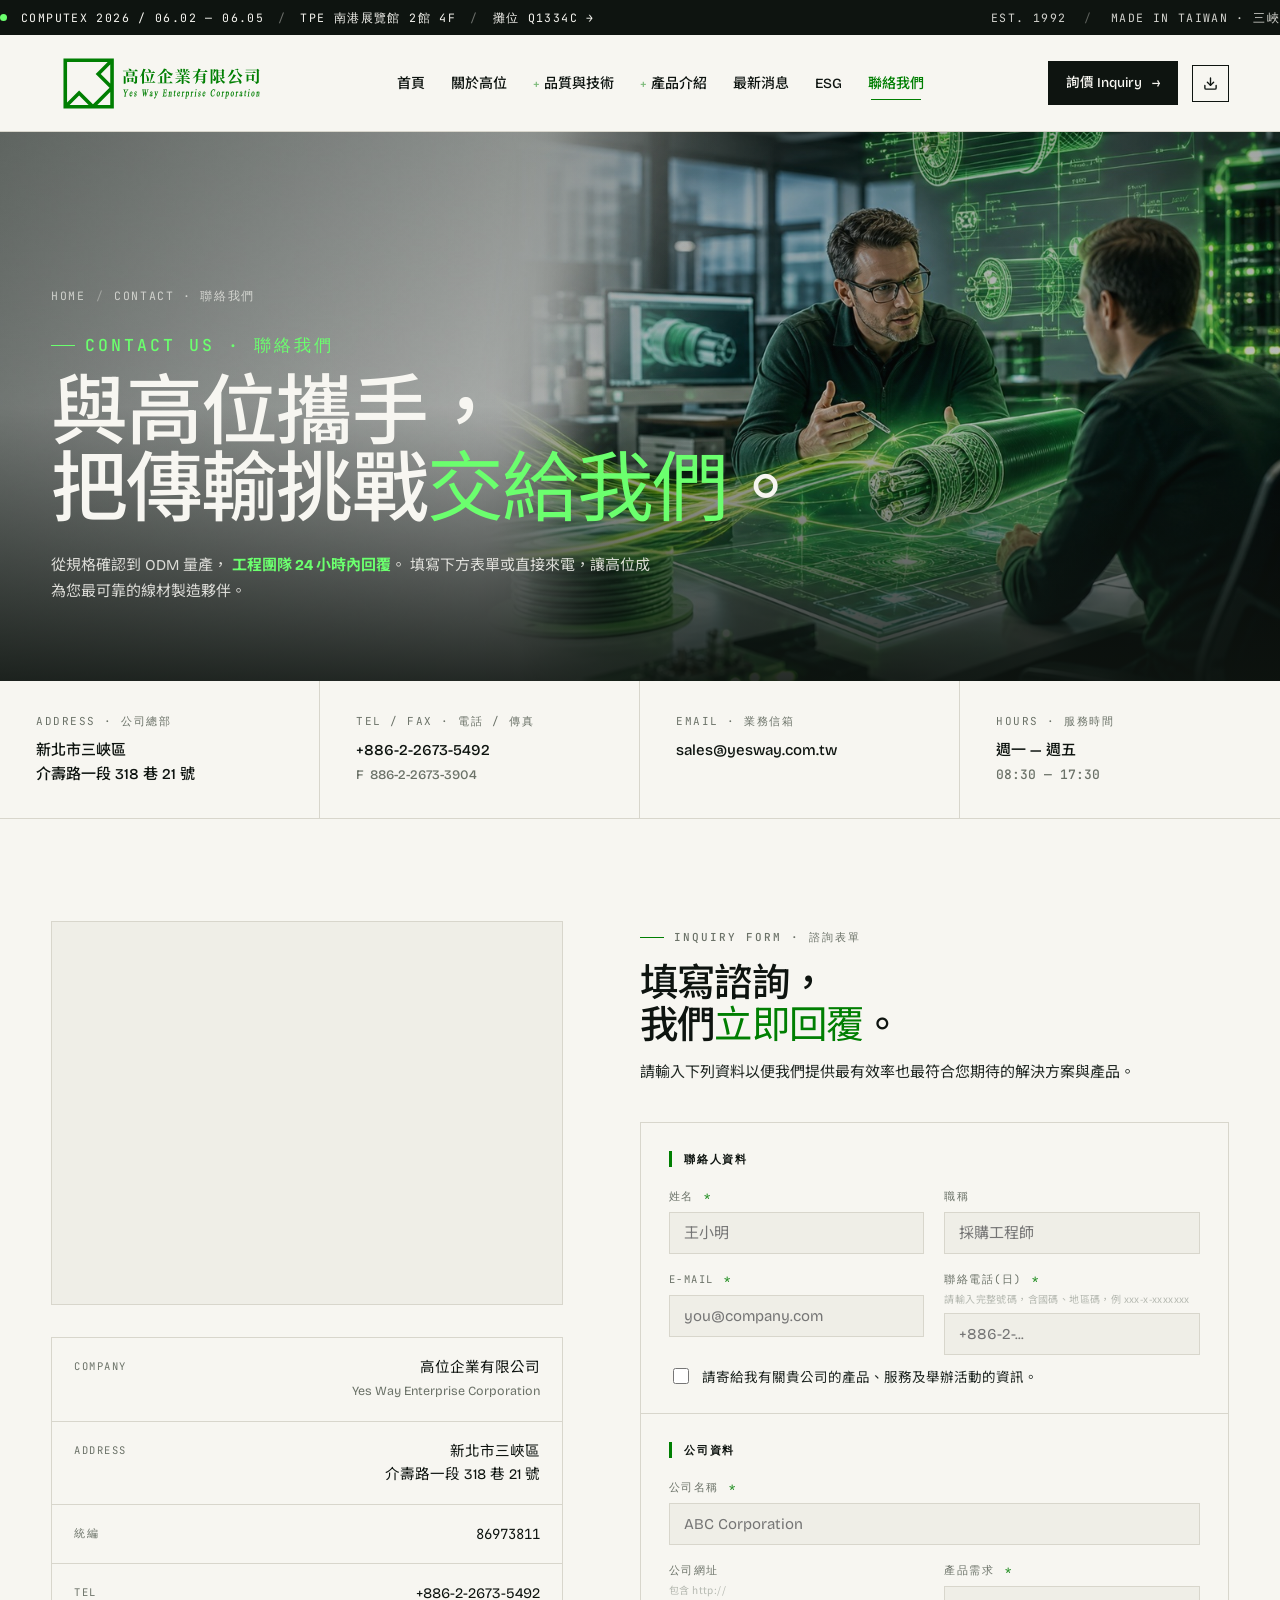
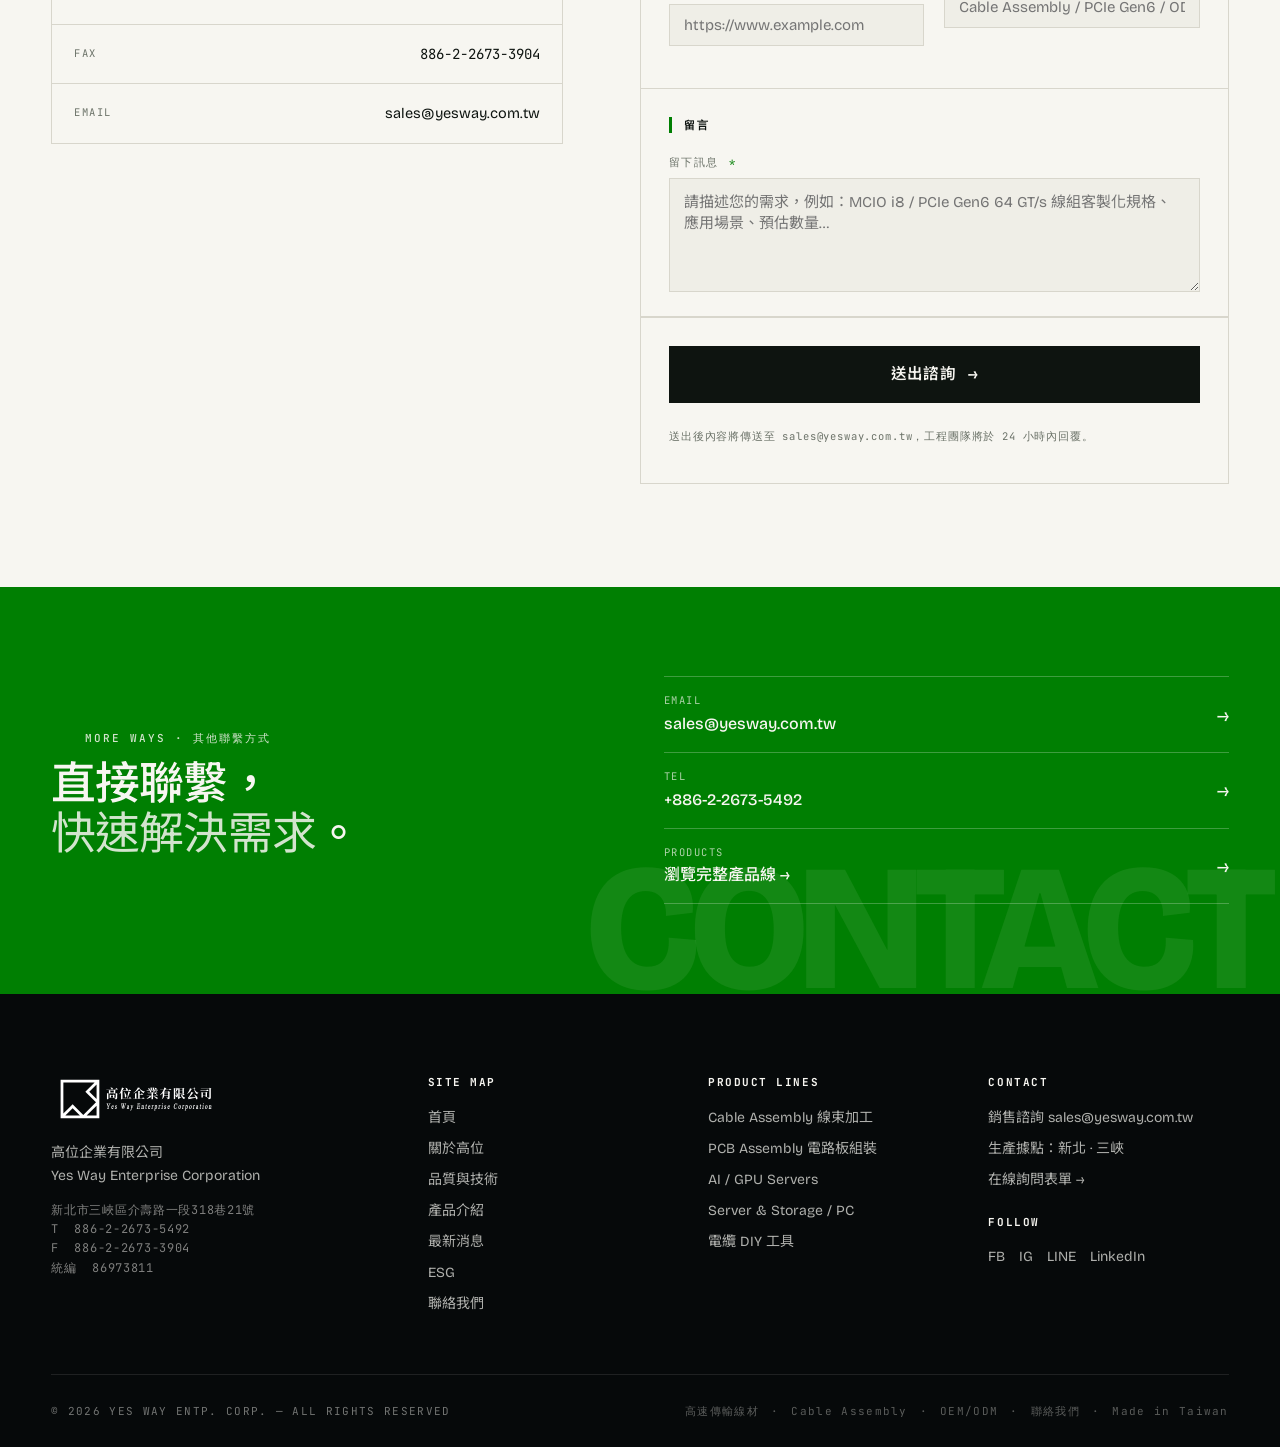
<file: contact.html>
<!doctype html>
<html lang="zh-Hant">
<head>
<meta charset="utf-8" />
<meta name="viewport" content="width=device-width,initial-scale=1" />
<link rel="icon" type="image/svg+xml" href="favicon.svg">
<title>聯絡我們 — Yes Way 高位企業｜高速傳輸線材諮詢與詢價</title>
<meta name="description" content="聯絡高位企業 (Yes Way)：台灣三峽自有產線，提供高速傳輸線材 OEM/ODM 客製化諮詢。填寫在線表單或直接來電，工程團隊 24 小時內回覆。" />
<meta name="keywords" content="聯絡我們, 高位企業, Yes Way, 詢價, 線材訂製, OEM, ODM, 高速傳輸線材" />

<link rel="preconnect" href="https://fonts.googleapis.com">
<link rel="preconnect" href="https://fonts.gstatic.com" crossorigin>
<link href="https://fonts.googleapis.com/css2?family=Bricolage+Grotesque:opsz,wght@12..96,300..800&family=JetBrains+Mono:wght@400;500;600;700&family=Noto+Sans+TC:wght@300;400;500;600;700;900&display=swap" rel="stylesheet">
<link rel="stylesheet" href="shared.css">

<style>
  /* ============================================================
     Contact page — specific styles
     ============================================================ */

  /* HERO BANNER */
  .contact-hero {
    position: relative;
    overflow: hidden;
    background: var(--ink);
    color: var(--paper);
    isolation: isolate;
  }
  .contact-hero-img {
    position: relative;
    width: 100%;
    aspect-ratio: 21 / 9;
    min-height: 380px;
    background: linear-gradient(135deg, #0E2E1A 0%, #0E1410 60%, #11221a 100%);
    overflow: hidden;
  }
  .contact-hero-img img {
    position: absolute; inset: 0;
    width: 100%; height: 100%;
    object-fit: cover;
    object-position: center;
    opacity: .82;
  }
  .contact-hero-img::after {
    content: ""; position: absolute; inset: 0;
    background:
      linear-gradient(180deg, rgba(14,20,16,.25) 0%, rgba(14,20,16,.1) 50%, rgba(14,20,16,.88) 100%),
      linear-gradient(95deg, rgba(14,20,16,.45) 0%, rgba(14,20,16,0) 55%);
    pointer-events: none;
  }
  .contact-hero-overlay {
    position: absolute;
    inset: 0;
    z-index: 2;
    display: flex;
    flex-direction: column;
    justify-content: flex-end;
    padding: clamp(40px, 6vw, 90px) var(--gutter);
    max-width: var(--max-w);
    margin: 0 auto;
    width: 100%;
  }
  .contact-hero-overlay .breadcrumb {
    font-family: 'JetBrains Mono', monospace;
    font-size: 11.5px; letter-spacing: .14em;
    text-transform: uppercase;
    color: rgba(247,246,241,.7);
    display: flex; gap: 10px;
    margin-bottom: 28px;
  }
  .contact-hero-overlay .breadcrumb a { color: rgba(247,246,241,.7); }
  .contact-hero-overlay .breadcrumb a:hover { color: #6BFF6E; }
  .contact-hero-overlay .breadcrumb .sep { opacity: .5; }
  .contact-hero-overlay .eyebrow {
    color: #6BFF6E;
    font-size: 16.5px;
    margin-bottom: 18px;
  }
  .contact-hero-overlay .eyebrow::before { background: #6BFF6E; }
  .contact-hero-overlay h1 {
    font-family: 'Bricolage Grotesque','Noto Sans TC', sans-serif;
    font-weight: 500;
    font-size: clamp(40px, 6vw, 96px);
    line-height: 1.0;
    letter-spacing: -.025em;
    color: var(--paper);
    margin: 0;
    max-width: 960px;
  }
  .contact-hero-overlay h1 em { color: #6BFF6E; font-style: normal; font-weight: 400; }
  .contact-hero-overlay .lead {
    margin: 24px 0 0;
    max-width: 600px;
    font-size: clamp(15px, 1.15vw, 17px);
    line-height: 1.7;
    color: rgba(247,246,241,.85);
  }
  .contact-hero-overlay .lead strong { color: #6BFF6E; }

  /* ── INFO STRIP ── */
  .contact-strip {
    background: var(--paper);
    border-bottom: 1px solid var(--hair);
  }
  .contact-strip-track {
    display: grid;
    grid-template-columns: repeat(4, 1fr);
    gap: 0;
  }
  @media (max-width: 800px) { .contact-strip-track { grid-template-columns: repeat(2, 1fr); } }
  @media (max-width: 480px) { .contact-strip-track { grid-template-columns: 1fr; } }
  .contact-strip-item {
    padding: 32px clamp(20px, 3vw, 36px);
    border-right: 1px solid var(--hair);
  }
  .contact-strip-item:last-child { border-right: 0; }
  @media (max-width: 800px) {
    .contact-strip-item:nth-child(2n) { border-right: 0; }
    .contact-strip-item { border-bottom: 1px solid var(--hair); }
  }
  .contact-strip-item .lbl {
    font-family: 'JetBrains Mono', monospace;
    font-size: 11px; letter-spacing: .14em; text-transform: uppercase;
    color: var(--steel); margin-bottom: 10px;
  }
  .contact-strip-item .val {
    font-size: 15px; font-weight: 500;
    color: var(--ink); line-height: 1.55;
  }
  .contact-strip-item .val a {
    color: var(--ink);
    transition: color .2s;
  }
  .contact-strip-item .val a:hover { color: var(--green); }

  /* ── MAIN CONTENT (MAP + FORM) ── */
  .contact-main {
    padding: clamp(64px, 8vw, 120px) 0;
    background: var(--paper);
  }
  .contact-grid {
    display: grid;
    grid-template-columns: 1fr 1.15fr;
    gap: clamp(40px, 6vw, 80px);
    align-items: start;
  }
  @media (max-width: 900px) {
    .contact-grid { grid-template-columns: 1fr; }
  }

  /* Left column */
  .contact-map-wrap {
    position: static; /* default; desktop override below */
  }
  /* Sticky only on desktop 2-column layout */
  @media (min-width: 901px) {
    .contact-map-wrap { position: sticky; top: 110px; }
  }
  .contact-map-frame {
    width: 100%;
    aspect-ratio: 4/3;
    border: 1px solid var(--hair);
    overflow: hidden;
    background: var(--paper-2);
  }
  .contact-map-frame iframe {
    width: 100%; height: 100%;
    border: none; display: block;
    filter: grayscale(20%);
  }
  .contact-details {
    margin-top: 32px;
    display: flex;
    flex-direction: column;
    gap: 0;
    border: 1px solid var(--hair);
  }
  .contact-detail-row {
    display: flex;
    justify-content: space-between;
    align-items: flex-start;
    gap: 20px;
    padding: 18px 22px;
    border-bottom: 1px solid var(--hair);
    transition: background .25s;
  }
  .contact-detail-row:last-child { border-bottom: 0; }
  .contact-detail-row:hover { background: var(--paper-2); }
  .contact-detail-row .k {
    font-family: 'JetBrains Mono', monospace;
    font-size: 10.5px; letter-spacing: .14em; text-transform: uppercase;
    color: var(--steel); white-space: nowrap; padding-top: 3px;
  }
  .contact-detail-row .v {
    font-size: 14.5px; color: var(--ink); line-height: 1.6; text-align: right;
  }
  .contact-detail-row .v a { color: var(--ink); transition: color .2s; }
  .contact-detail-row .v a:hover { color: var(--green); }

  /* Right column — Form */
  .contact-form-section .form-head {
    margin-bottom: 36px;
  }
  .contact-form-section .form-head h2 {
    font-family: 'Bricolage Grotesque','Noto Sans TC', sans-serif;
    font-size: clamp(28px, 3vw, 42px);
    font-weight: 500;
    letter-spacing: -.02em;
    line-height: 1.1;
    color: var(--ink);
    margin: 16px 0 0;
  }
  .contact-form-section .form-head h2 em {
    font-style: normal; color: var(--green); font-weight: 400;
  }
  .contact-form-section .form-head p {
    font-size: 15px; line-height: 1.7; color: var(--ink-2); margin: 14px 0 0;
  }

  /* Form itself */
  .inquiry-form {
    display: flex; flex-direction: column; gap: 0;
    border: 1px solid var(--hair);
  }

  .form-block {
    border-bottom: 1px solid var(--hair);
    padding: 28px 28px 24px;
  }
  .form-block:last-child { border-bottom: 0; }

  .form-block-label {
    display: flex; align-items: center; gap: 12px;
    font-family: 'JetBrains Mono', monospace;
    font-size: 11px; letter-spacing: .16em; text-transform: uppercase;
    color: var(--ink); font-weight: 600;
    margin-bottom: 22px;
    padding-left: 12px;
    border-left: 3px solid var(--green);
  }

  .form-row-2 {
    display: grid; grid-template-columns: 1fr 1fr; gap: 20px;
  }
  @media (max-width: 640px) { .form-row-2 { grid-template-columns: 1fr; } }

  .form-field {
    display: flex; flex-direction: column; gap: 7px;
    margin-bottom: 18px;
  }
  .form-field:last-child { margin-bottom: 0; }

  .form-field label {
    font-family: 'JetBrains Mono', monospace;
    font-size: 10.5px; letter-spacing: .14em; text-transform: uppercase;
    color: var(--steel);
  }
  .form-field label span.req { color: var(--green); margin-left: 3px; }
  .form-field label .hint {
    display: block; margin-top: 3px;
    font-size: 10px; color: var(--steel-2); letter-spacing: .04em;
    text-transform: none; font-family: 'Noto Sans TC', sans-serif;
  }

  .form-field input,
  .form-field select,
  .form-field textarea {
    background: var(--paper-2);
    border: 1px solid var(--hair);
    padding: 11px 14px;
    font-family: 'Bricolage Grotesque','Noto Sans TC', sans-serif;
    font-size: 15px;
    color: var(--ink);
    outline: none;
    transition: border-color .25s, background .25s;
    -webkit-appearance: none;
    appearance: none;
    width: 100%;
    border-radius: 0;
  }
  .form-field input:focus,
  .form-field select:focus,
  .form-field textarea:focus {
    border-color: var(--green);
    background: #fff;
  }
  .form-field textarea { resize: vertical; min-height: 110px; }

  .form-checkbox-row {
    display: flex; align-items: flex-start; gap: 10px;
    margin-top: 10px;
  }
  .form-checkbox-row input[type="checkbox"] {
    width: 16px; height: 16px; flex-shrink: 0;
    margin-top: 3px; accent-color: var(--green);
    cursor: pointer;
  }
  .form-checkbox-row span {
    font-size: 13.5px; color: var(--ink-2); line-height: 1.55;
  }

  .form-submit-area {
    padding: 28px 28px 28px;
    background: var(--paper);
    border-top: 1px solid var(--hair);
    display: flex; flex-direction: column; gap: 14px;
  }

  .btn-submit {
    display: inline-flex; align-items: center; justify-content: center; gap: 12px;
    background: var(--ink);
    color: var(--paper);
    border: none;
    padding: 17px 28px;
    font-family: 'Bricolage Grotesque','Noto Sans TC', sans-serif;
    font-size: 15.5px; font-weight: 600;
    letter-spacing: .02em;
    cursor: pointer;
    width: 100%;
    transition: background .25s var(--easing);
  }
  .btn-submit:hover { background: var(--green); }
  .btn-submit .arr { transition: transform .3s var(--easing); }
  .btn-submit:hover .arr { transform: translateX(4px); }

  .form-note {
    font-family: 'JetBrains Mono', monospace;
    font-size: 10.5px; letter-spacing: .08em;
    color: var(--steel); line-height: 1.6;
  }

  /* Success state */
  .form-success {
    display: none; /* changed to flex by JS on success */
    flex-direction: column;
    align-items: center;
    padding: 60px 28px;
    text-align: center;
    border: 1px solid var(--hair);
    background: var(--paper);
  }
  .form-success .ok-icon {
    width: 56px; height: 56px; border-radius: 50%;
    background: var(--green-tint); color: var(--green);
    display: grid; place-items: center;
    margin: 0 auto 20px;
  }
  .form-success h3 {
    font-family: 'Bricolage Grotesque','Noto Sans TC', sans-serif;
    font-size: 24px; font-weight: 500; margin: 0 0 10px;
  }
  .form-success p { font-size: 15px; color: var(--ink-2); margin: 0; }

  /* ── CTA BAND ── */
  .contact-cta-band {
    background: var(--green);
    color: var(--paper);
    padding: clamp(56px, 7vw, 90px) 0;
    position: relative; overflow: hidden;
  }
  .contact-cta-band::after {
    content: "CONTACT";
    position: absolute;
    bottom: -24px; right: 12px;
    font-family: 'Bricolage Grotesque', sans-serif;
    font-weight: 800;
    font-size: clamp(80px, 14vw, 200px);
    color: rgba(247,246,241,.08);
    letter-spacing: -.05em;
    line-height: 1;
    pointer-events: none;
    white-space: nowrap;
  }
  .contact-cta-inner {
    position: relative; z-index: 1;
    display: grid;
    grid-template-columns: 1fr 1fr;
    gap: 48px; align-items: center;
  }
  @media (max-width: 760px) { .contact-cta-inner { grid-template-columns: 1fr; } }
  .contact-cta-inner h2 {
    font-family: 'Bricolage Grotesque','Noto Sans TC', sans-serif;
    font-size: clamp(28px, 3.5vw, 48px);
    font-weight: 500; letter-spacing: -.02em; line-height: 1.1;
    margin: 14px 0 0; color: var(--paper);
  }
  .contact-cta-inner h2 em { font-style: normal; color: rgba(247,246,241,.85); font-weight: 400; }
  .contact-cta-actions { display: flex; flex-direction: column; gap: 0; }
  .cta-link-row {
    display: flex; justify-content: space-between; align-items: center;
    border-top: 1px solid rgba(247,246,241,.25);
    padding: 16px 0;
    transition: padding-left .3s var(--easing);
    text-decoration: none; color: var(--paper);
  }
  .cta-link-row:last-child { border-bottom: 1px solid rgba(247,246,241,.25); }
  .cta-link-row:hover { padding-left: 10px; }
  .cta-link-row .k {
    font-family: 'JetBrains Mono', monospace;
    font-size: 10.5px; letter-spacing: .14em; text-transform: uppercase;
    color: rgba(247,246,241,.7);
  }
  .cta-link-row .v { font-size: 16px; font-weight: 500; margin-top: 3px; }
  .cta-link-row .arr { font-size: 20px; }
</style>
</head>

<body>

<!-- Top Bar -->
<div class="top-bar">
  <div class="container top-bar-track">
    <div class="top-bar-left">
      <span class="pulse"></span>
      <span>COMPUTEX 2026 / 06.02 — 06.05</span>
      <span class="sep">/</span>
      <span>TPE 南港展覽館 2館 4F</span>
      <span class="sep">/</span>
      <a href="news.html#computex-2026">攤位 Q1334C →</a>
    </div>
    <div class="top-bar-right">
      <span>EST. 1992</span>
      <span class="sep">/</span>
      <span>MADE IN TAIWAN · 三峽</span>
    </div>
  </div>
</div>

<!-- Header -->
<header class="site-header">
  <div class="container header-track">
    <a class="brand" href="index.html">
      <img src="images/logo/logo-yesway-green.svg" alt="Yes Way 高位企業" />
    </a>
    <input type="checkbox" id="nav-cb" class="nav-cb" hidden />
    <nav><ul class="nav">
      <li><a href="index.html">首頁</a></li>
      <li><a href="about.html">關於高位</a></li>
      <li class="has-sub"><a href="quality.html">品質與技術</a></li>
      <li class="has-sub"><a href="products.html">產品介紹</a></li>
      <li><a href="news.html">最新消息</a></li>
      <li><a href="esg.html">ESG</a></li>
      <li><a href="contact.html" class="active">聯絡我們</a></li>
    </ul></nav>
    <div class="header-actions">
      <button class="lang-switch"><span class="on">中</span><span>/</span><span>EN</span></button>
      <button class="btn-cta" onclick="document.getElementById('inquiry-form').scrollIntoView({behavior:'smooth'})">詢價 Inquiry <span class="arrow">→</span></button>
      <a class="btn-catalog" href="pdf/YesWay 32G FlatCable_CATALOUGE_V250509.pdf" target="_blank" rel="noopener" title="查看產品型錄" aria-label="開啟產品型錄 PDF">
        <svg width="15" height="15" viewBox="0 0 24 24" fill="none" stroke="currentColor" stroke-width="2.2" stroke-linecap="round" stroke-linejoin="round"><path d="M21 15v4a2 2 0 0 1-2 2H5a2 2 0 0 1-2-2v-4"/><polyline points="7 10 12 15 17 10"/><line x1="12" y1="15" x2="12" y2="3"/></svg>
        <span class="bc-label">查看產品型錄</span>
      </a>
      <label for="nav-cb" class="nav-toggle" aria-label="選單 Menu"><span></span><span></span><span></span></label>
    </div>
  </div>
</header>

<!-- ============================================================
     CONTACT HERO BANNER
============================================================ -->
<section class="contact-hero">
  <div class="contact-hero-img">
    <img src="images/banner/contact.jpg" alt="Yes Way 高位企業 — 聯絡我們" />
    <div class="contact-hero-overlay">
      <nav class="breadcrumb">
        <a href="index.html">HOME</a>
        <span class="sep">/</span>
        <span>CONTACT · 聯絡我們</span>
      </nav>
      <span class="eyebrow">CONTACT US · 聯絡我們</span>
      <h1>
        與高位攜手，<br/>
        把傳輸挑戰<em>交給我們</em>。
      </h1>
      <p class="lead">
        從規格確認到 ODM 量產，
        <strong>工程團隊 24 小時內回覆</strong>。
        填寫下方表單或直接來電，讓高位成為您最可靠的線材製造夥伴。
      </p>
    </div>
  </div>
</section>

<!-- ============================================================
     CONTACT INFO STRIP
============================================================ -->
<section class="contact-strip">
  <div class="contact-strip-track">
    <div class="contact-strip-item">
      <div class="lbl">ADDRESS · 公司總部</div>
      <div class="val">新北市三峽區<br/>介壽路一段 318 巷 21 號</div>
    </div>
    <div class="contact-strip-item">
      <div class="lbl">TEL / FAX · 電話 / 傳真</div>
      <div class="val">
        <a href="tel:+886226735492">+886-2-2673-5492</a><br/>
        <span style="color:var(--steel); font-size:13px;">F &nbsp;886-2-2673-3904</span>
      </div>
    </div>
    <div class="contact-strip-item">
      <div class="lbl">EMAIL · 業務信箱</div>
      <div class="val"><a href="mailto:sales@yesway.com.tw">sales@yesway.com.tw</a></div>
    </div>
    <div class="contact-strip-item">
      <div class="lbl">HOURS · 服務時間</div>
      <div class="val">週一 — 週五<br/><span style="font-family:'JetBrains Mono',monospace; font-size:13px; color:var(--steel);">08:30 — 17:30</span></div>
    </div>
  </div>
</section>

<!-- ============================================================
     MAIN — MAP + FORM
============================================================ -->
<section class="contact-main">
  <div class="container">
    <div class="contact-grid">

      <!-- ── Left: Map + Company Details ── -->
      <div class="contact-map-wrap">
        <div class="contact-map-frame">
          <iframe
            src="https://www.google.com/maps?q=新北市三峽區介壽路一段318巷21號&output=embed&hl=zh-TW"
            title="Yes Way 高位企業 — 新北市三峽區介壽路一段318巷21號"
            allowfullscreen
            loading="lazy"
            referrerpolicy="no-referrer-when-downgrade">
          </iframe>
        </div>

        <div class="contact-details">
          <div class="contact-detail-row">
            <span class="k">Company</span>
            <span class="v">高位企業有限公司<br/><span style="font-size:12.5px;color:var(--steel);">Yes Way Enterprise Corporation</span></span>
          </div>
          <div class="contact-detail-row">
            <span class="k">Address</span>
            <span class="v">新北市三峽區<br/>介壽路一段 318 巷 21 號</span>
          </div>
          <div class="contact-detail-row">
            <span class="k">統編</span>
            <span class="v" style="font-family:'JetBrains Mono',monospace; font-size:14px;">86973811</span>
          </div>
          <div class="contact-detail-row">
            <span class="k">Tel</span>
            <span class="v"><a href="tel:+886226735492">+886-2-2673-5492</a></span>
          </div>
          <div class="contact-detail-row">
            <span class="k">Fax</span>
            <span class="v" style="font-family:'JetBrains Mono',monospace; font-size:14px;">886-2-2673-3904</span>
          </div>
          <div class="contact-detail-row">
            <span class="k">Email</span>
            <span class="v"><a href="mailto:sales@yesway.com.tw">sales@yesway.com.tw</a></span>
          </div>
        </div>
      </div>

      <!-- ── Right: Inquiry Form ── -->
      <div class="contact-form-section" id="inquiry-form">
        <div class="form-head">
          <span class="eyebrow">INQUIRY FORM · 諮詢表單</span>
          <h2>填寫諮詢，<br/>我們<em>立即回覆</em>。</h2>
          <p>請輸入下列資料以便我們提供最有效率也最符合您期待的解決方案與產品。</p>
        </div>

        <!-- Form -->
        <form
          class="inquiry-form"
          id="contact-form"
          action="https://formsubmit.co/sales@yesway.com.tw"
          method="POST"
          onsubmit="return handleFormSubmit(this);">
          <input type="hidden" name="_subject" value="[Yes Way 官網] 在線諮詢表單">
          <input type="hidden" name="_template" value="table">
          <input type="hidden" name="_captcha" value="false">
          <input type="text" name="_honey" style="display:none">

          <!-- 聯絡人資料 -->
          <div class="form-block">
            <div class="form-block-label">聯絡人資料</div>
            <div class="form-row-2">
              <div class="form-field">
                <label>姓名 <span class="req">*</span></label>
                <input required name="name" type="text" placeholder="王小明" />
              </div>
              <div class="form-field">
                <label>職稱</label>
                <input name="title" type="text" placeholder="採購工程師" />
              </div>
            </div>
            <div class="form-row-2">
              <div class="form-field">
                <label>E-Mail <span class="req">*</span></label>
                <input required name="email" type="email" placeholder="you@company.com" />
              </div>
              <div class="form-field">
                <label>
                  聯絡電話(日) <span class="req">*</span>
                  <span class="hint">請輸入完整號碼，含國碼、地區碼，例 xxx-x-xxxxxxx</span>
                </label>
                <input required name="phone" type="tel" placeholder="+886-2-..." />
              </div>
            </div>
            <div class="form-checkbox-row">
              <input type="checkbox" name="newsletter" id="newsletter" value="yes" />
              <label for="newsletter"><span>請寄給我有關貴公司的產品、服務及舉辦活動的資訊。</span></label>
            </div>
          </div>

          <!-- 公司資料 -->
          <div class="form-block">
            <div class="form-block-label">公司資料</div>
            <div class="form-field">
              <label>公司名稱 <span class="req">*</span></label>
              <input required name="company" type="text" placeholder="ABC Corporation" />
            </div>
            <div class="form-row-2">
              <div class="form-field">
                <label>公司網址
                  <span class="hint">包含 http://</span>
                </label>
                <input name="website" type="url" placeholder="https://www.example.com" />
              </div>
              <div class="form-field">
                <label>產品需求 <span class="req">*</span></label>
                <input required name="inquiry_type" type="text" placeholder="Cable Assembly / PCIe Gen6 / ODM…" />
              </div>
            </div>
          </div>

          <!-- 留言 -->
          <div class="form-block">
            <div class="form-block-label">留言</div>
            <div class="form-field" style="margin-bottom:0;">
              <label>留下訊息 <span class="req">*</span></label>
              <textarea required name="message" rows="5" placeholder="請描述您的需求，例如：MCIO i8 / PCIe Gen6 64 GT/s 線組客製化規格、應用場景、預估數量…"></textarea>
            </div>
          </div>

          <!-- Submit -->
          <div class="form-submit-area">
            <button type="submit" class="btn-submit">
              送出諮詢
              <span class="arr">→</span>
            </button>
            <p class="form-note">送出後內容將傳送至 sales@yesway.com.tw，工程團隊將於 24 小時內回覆。</p>
          </div>
        </form>

        <!-- Success message (shown after submit) -->
        <div class="form-success" id="form-success">
          <div class="ok-icon">
            <svg width="26" height="26" viewBox="0 0 24 24" fill="none" stroke="currentColor" stroke-width="2" stroke-linecap="round" stroke-linejoin="round"><polyline points="20 6 9 17 4 12"/></svg>
          </div>
          <h3>諮詢已成功送出！</h3>
          <p>感謝您的來信，高位工程團隊將於 24 小時內與您聯繫。</p>
        </div>
      </div>

    </div>
  </div>
</section>

<!-- ============================================================
     CTA BAND
============================================================ -->
<section class="contact-cta-band">
  <div class="container contact-cta-inner">
    <div>
      <span class="eyebrow" style="color:rgba(247,246,241,.85);">MORE WAYS · 其他聯繫方式</span>
      <h2>
        直接聯繫，<br/>
        <em>快速解決需求</em>。
      </h2>
    </div>
    <div class="contact-cta-actions">
      <a class="cta-link-row" href="mailto:sales@yesway.com.tw">
        <div><div class="k">EMAIL</div><div class="v">sales@yesway.com.tw</div></div>
        <span class="arr">→</span>
      </a>
      <a class="cta-link-row" href="tel:+886226735492">
        <div><div class="k">TEL</div><div class="v">+886-2-2673-5492</div></div>
        <span class="arr">→</span>
      </a>
      <a class="cta-link-row" href="products.html">
        <div><div class="k">PRODUCTS</div><div class="v">瀏覽完整產品線 →</div></div>
        <span class="arr">→</span>
      </a>
    </div>
  </div>
</section>

<!-- Footer -->
<footer class="footer">
  <div class="container">
    <div class="footer-grid">
      <div class="footer-brand">
        <img src="images/logo/logo-yesway-white.svg" alt="Yes Way" />
        <p>高位企業有限公司<br/>Yes Way Enterprise Corporation</p>
        <p style="margin-top:14px; font-family:'JetBrains Mono',monospace;font-size:12px;color:rgba(247,246,241,.5);letter-spacing:.06em;">
          新北市三峽區介壽路一段318巷21號<br/>
          T &nbsp;886-2-2673-5492<br/>
          F &nbsp;886-2-2673-3904<br/>
          統編 &nbsp;86973811
        </p>
      </div>
      <div>
        <h5>SITE MAP</h5>
        <ul>
          <li><a href="index.html">首頁</a></li>
          <li><a href="about.html">關於高位</a></li>
          <li><a href="quality.html">品質與技術</a></li>
          <li><a href="products.html">產品介紹</a></li>
          <li><a href="news.html">最新消息</a></li>
          <li><a href="esg.html">ESG</a></li>
          <li><a href="contact.html">聯絡我們</a></li>
        </ul>
      </div>
      <div>
        <h5>PRODUCT LINES</h5>
        <ul>
          <li><a href="products.html?cat=cable-assembly">Cable Assembly 線束加工</a></li>
          <li><a href="products.html?cat=pcb-assembly">PCB Assembly 電路板組裝</a></li>
          <li><a href="products.html?cat=ai-gpu-servers">AI / GPU Servers</a></li>
          <li><a href="products.html?cat=server-storage-pc">Server &amp; Storage / PC</a></li>
          <li><a href="products.html?cat=cable-diy-tooling">電纜 DIY 工具</a></li>
        </ul>
      </div>
      <div>
        <h5>CONTACT</h5>
        <ul>
          <li>銷售諮詢 <a href="mailto:sales@yesway.com.tw">sales@yesway.com.tw</a></li>
          <li>生產據點：新北 · 三峽</li>
          <li><a href="contact.html">在線詢問表單 →</a></li>
        </ul>
        <h5 style="margin-top:24px;">FOLLOW</h5>
        <ul style="display:flex;gap:14px;">
          <li><a href="#">FB</a></li>
          <li><a href="#">IG</a></li>
          <li><a href="#">LINE</a></li>
          <li><a href="#">LinkedIn</a></li>
        </ul>
      </div>
    </div>
    <div class="footer-bottom">
      <span>© 2026 YES WAY ENTP. CORP. — ALL RIGHTS RESERVED</span>
      <div class="seo">
        <span>高速傳輸線材</span><span>·</span>
        <span>Cable Assembly</span><span>·</span>
        <span>OEM/ODM</span><span>·</span>
        <span>聯絡我們</span><span>·</span>
        <span>Made in Taiwan</span>
      </div>
    </div>
  </div>
</footer>

<script>
  function handleFormSubmit(form) {
    const btn = form.querySelector('.btn-submit');

    // Disable button & show loading state
    btn.disabled = true;
    btn.innerHTML = '送出中… <span class="arr" style="opacity:.4;">→</span>';

    // Use FormSubmit AJAX endpoint (no page redirect)
    fetch('https://formsubmit.co/ajax/sales@yesway.com.tw', {
      method: 'POST',
      body: new FormData(form),
      headers: { 'Accept': 'application/json' }
    })
    .then(res => res.json())
    .then(data => {
      if (data.success === 'true' || data.success === true) {
        // Hide form, show success message
        form.style.display = 'none';
        const success = document.getElementById('form-success');
        if (success) {
          success.style.display = 'flex';
          success.scrollIntoView({ behavior: 'smooth', block: 'center' });
        }
      } else {
        throw new Error('FormSubmit returned failure');
      }
    })
    .catch(() => {
      // Re-enable button on error
      btn.disabled = false;
      btn.innerHTML = '送出諮詢 <span class="arr">→</span>';
      alert('送出失敗，請稍後再試，或直接來信：sales@yesway.com.tw');
    });

    return false; // Prevent native POST / page redirect
  }
</script>

</body>
</html>
</file>
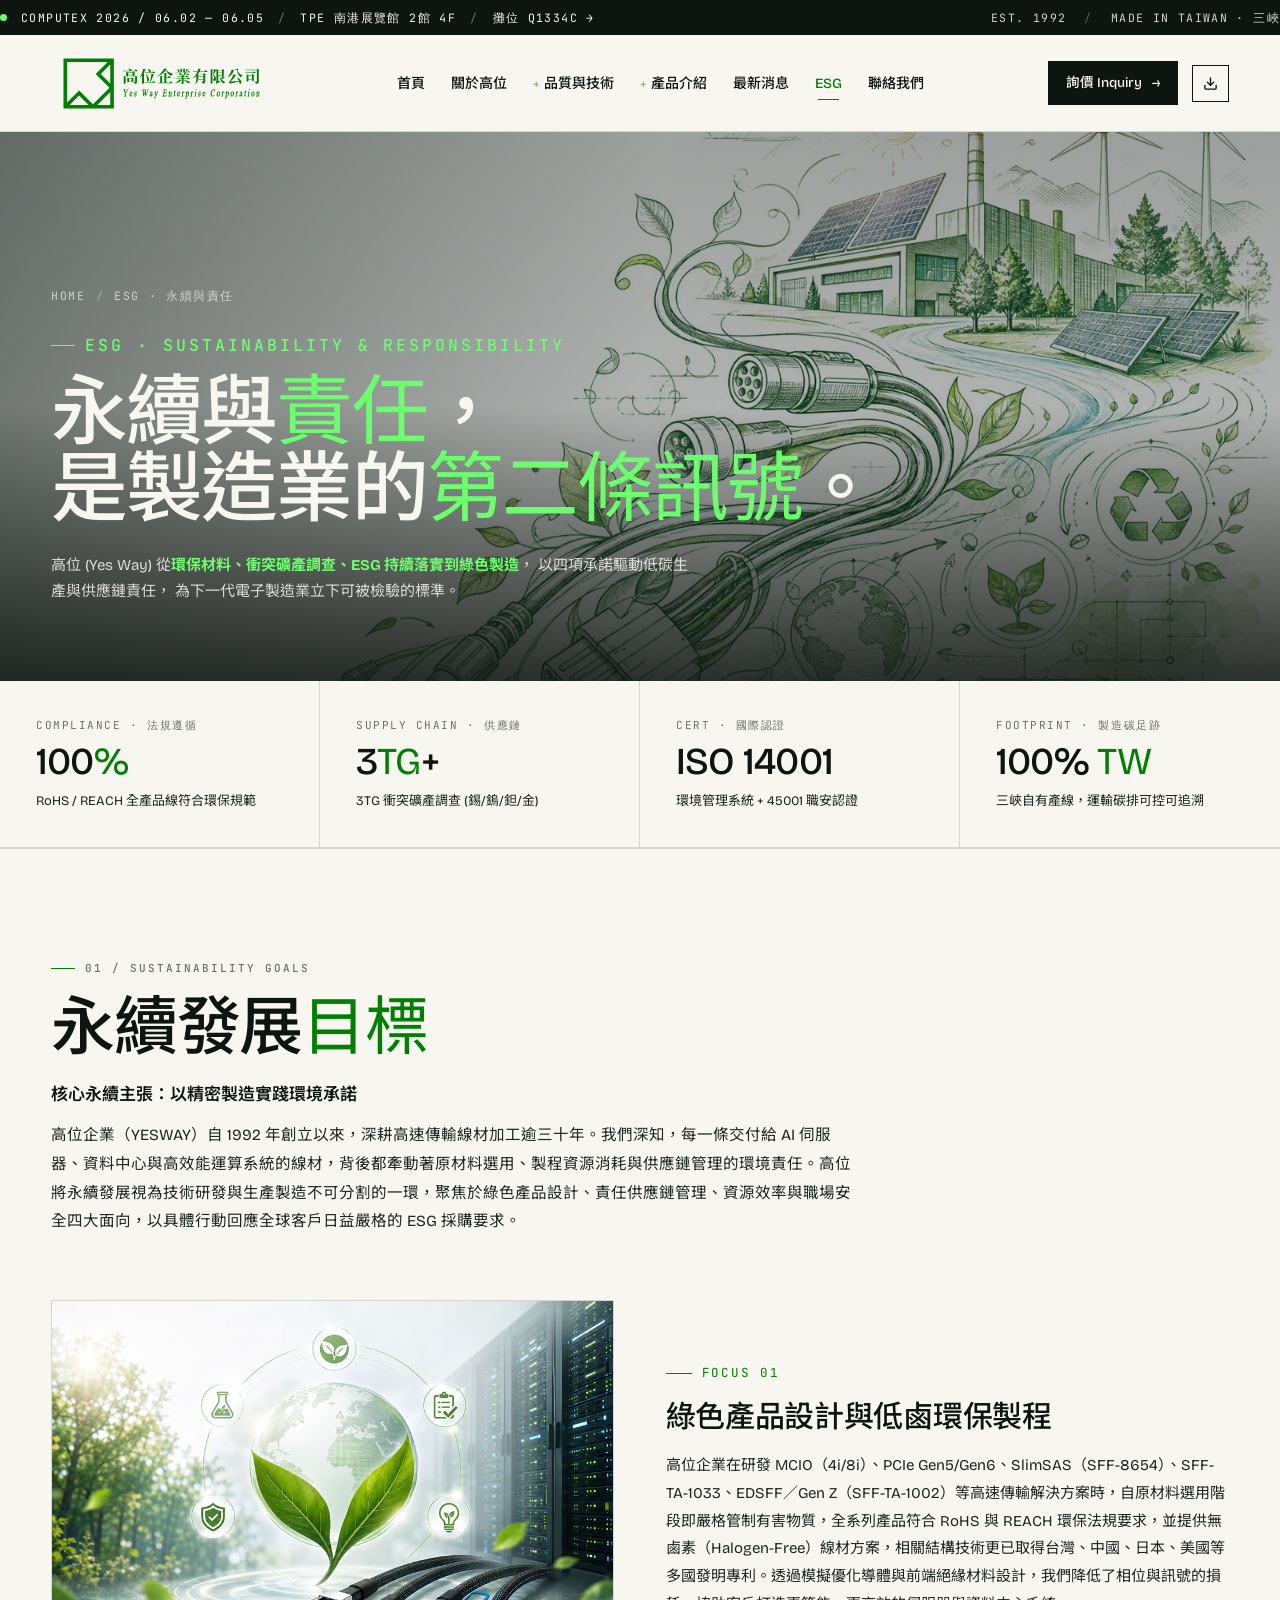
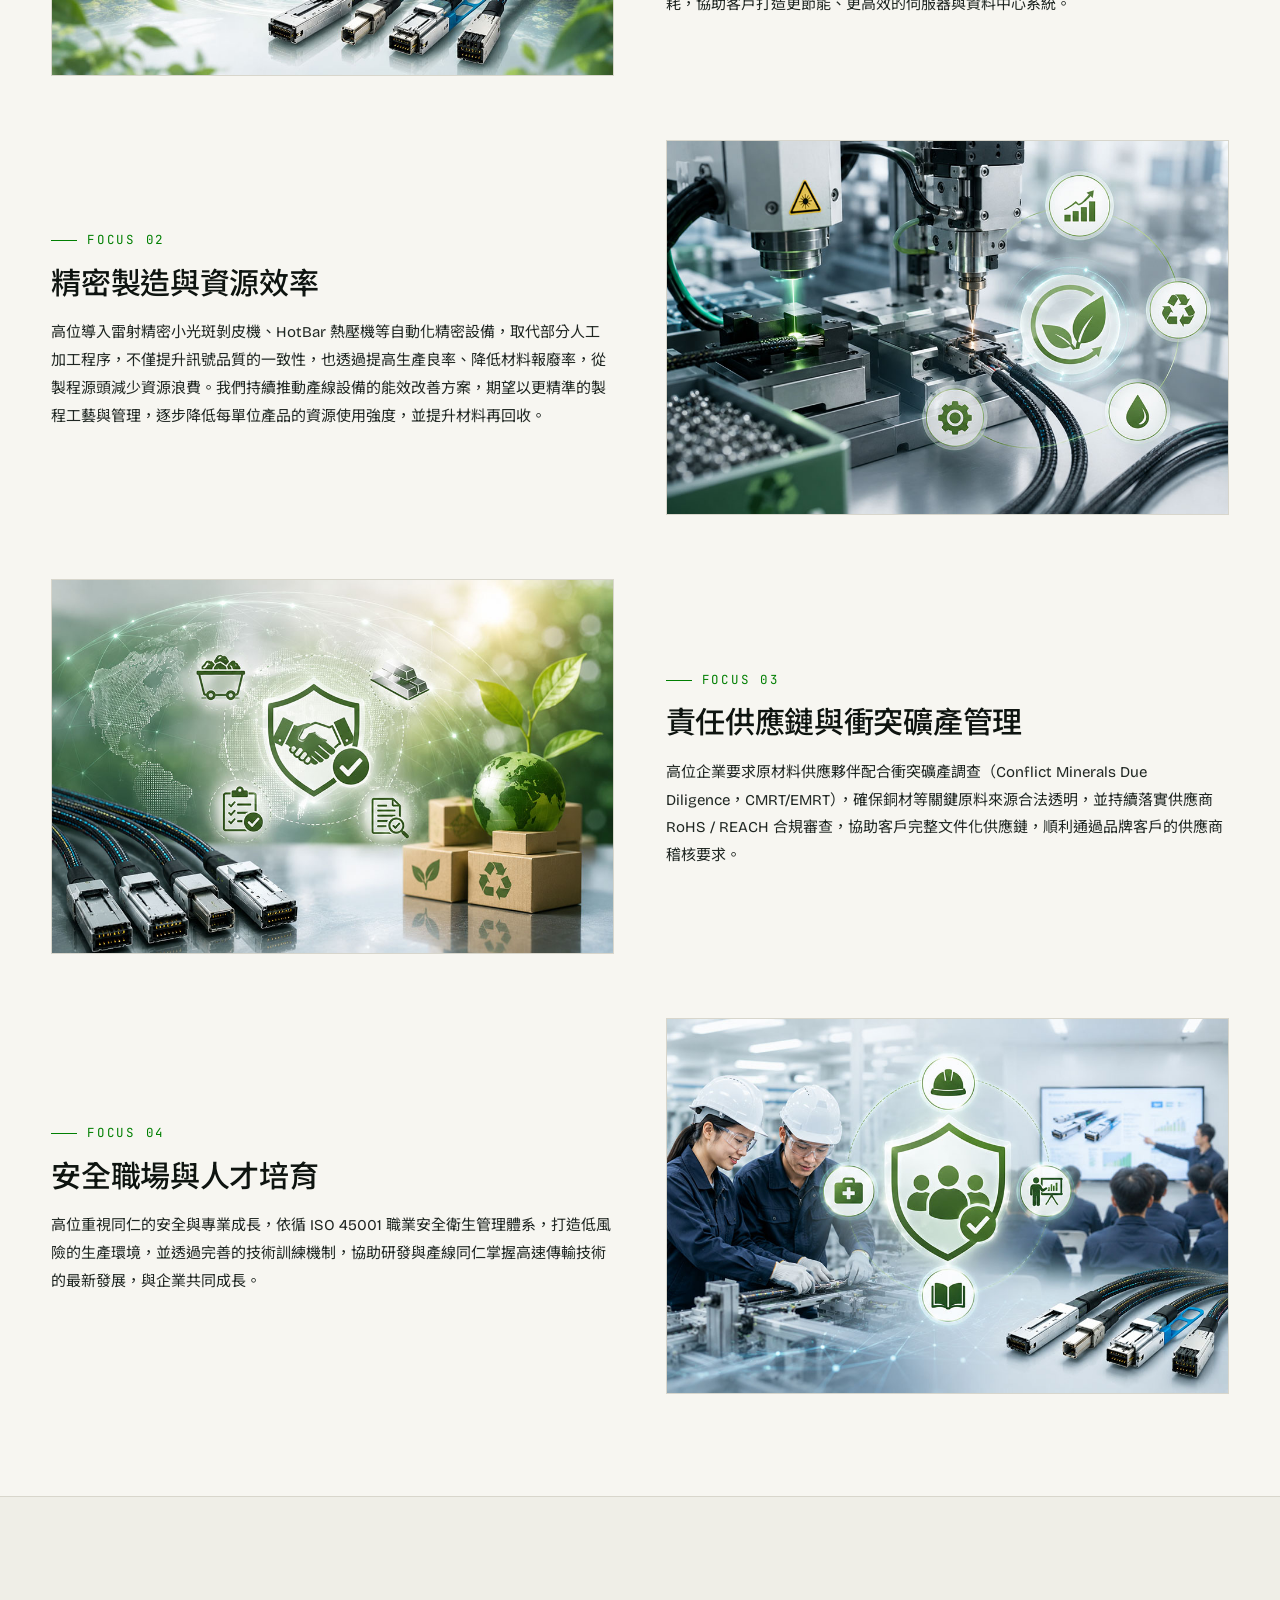
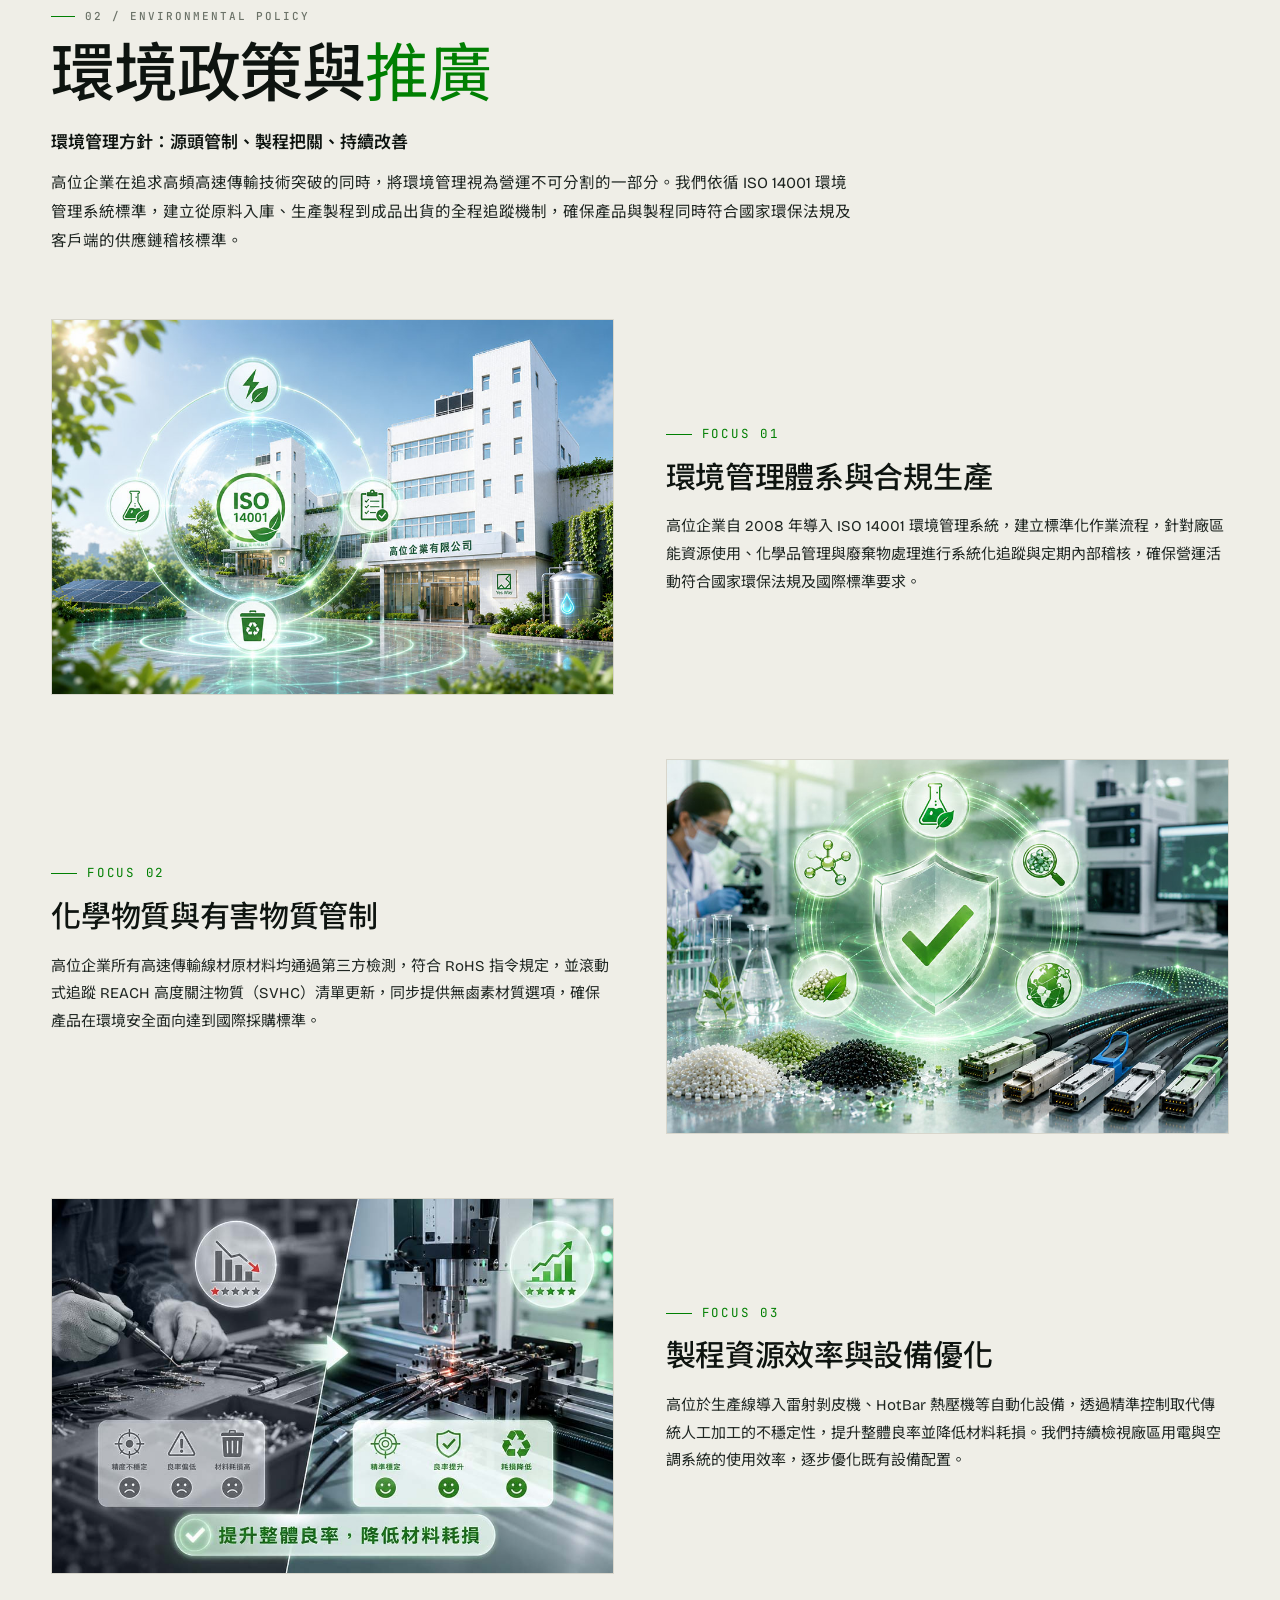
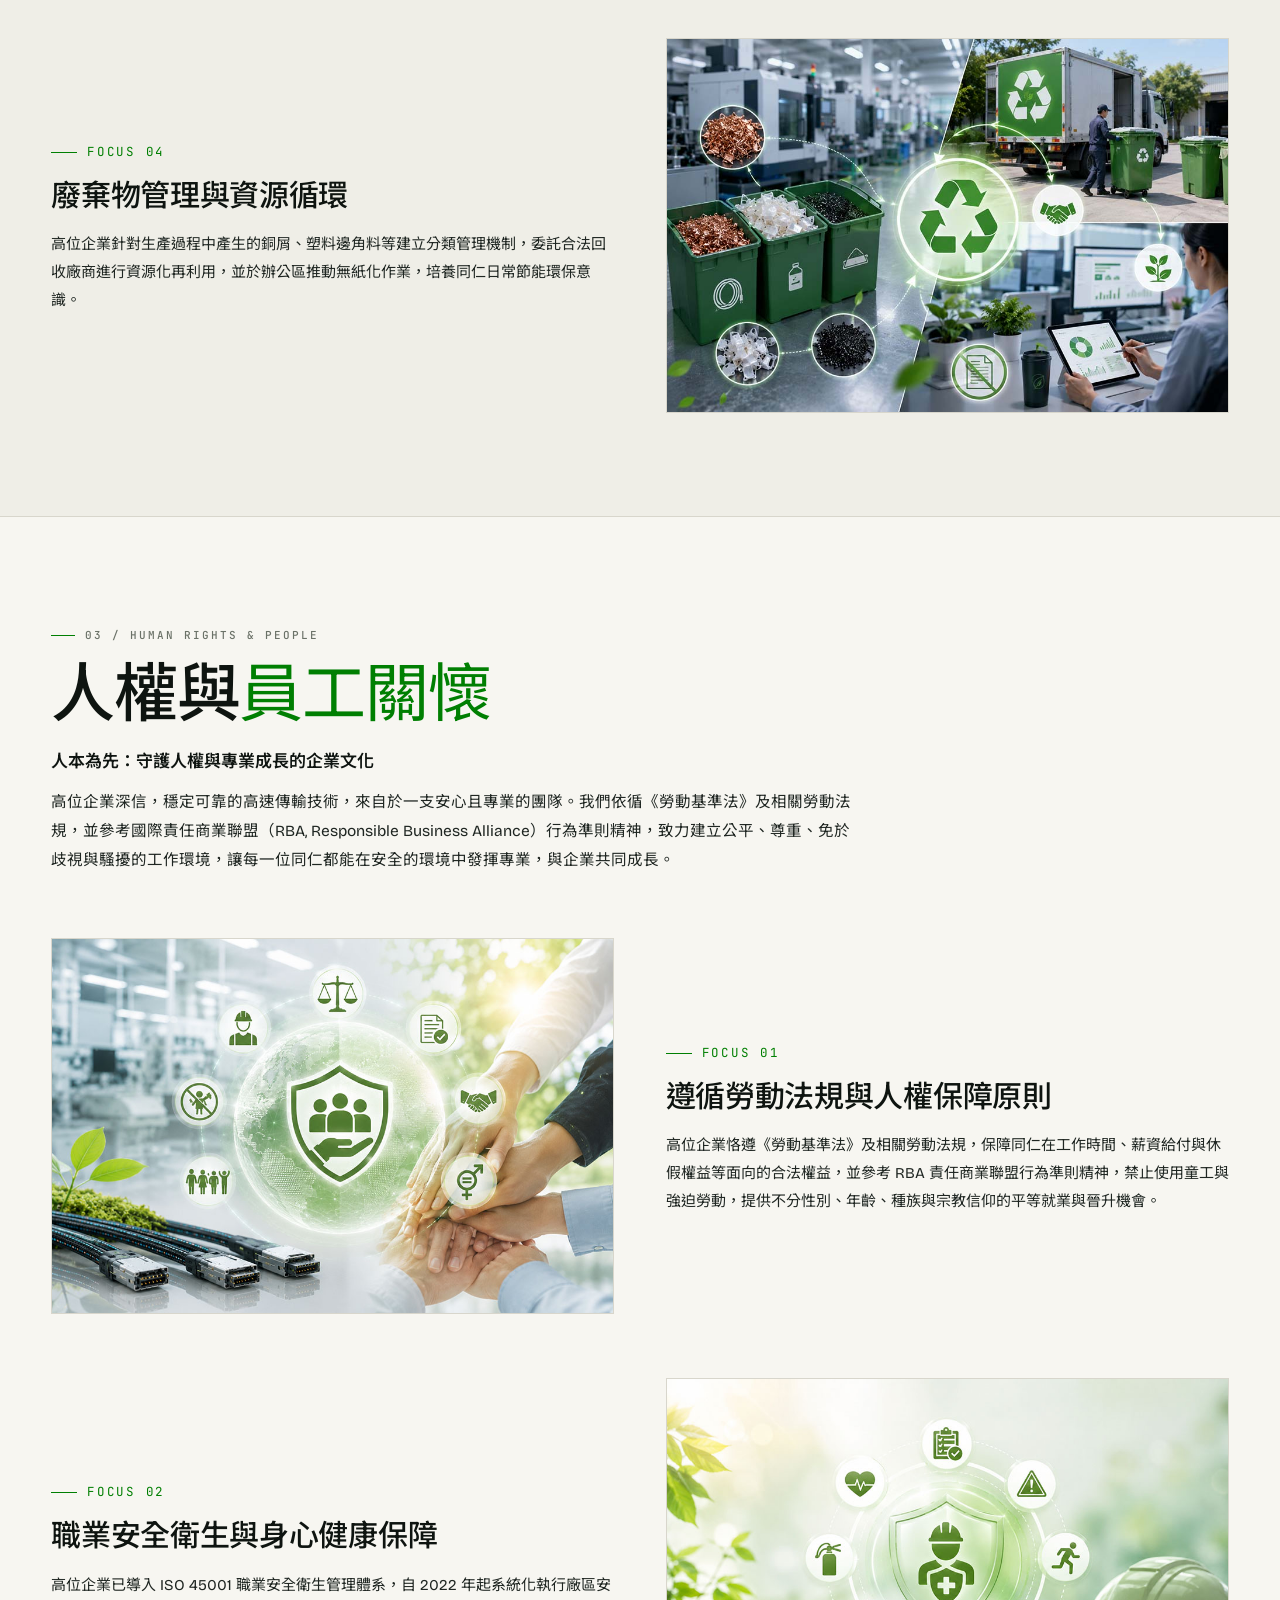
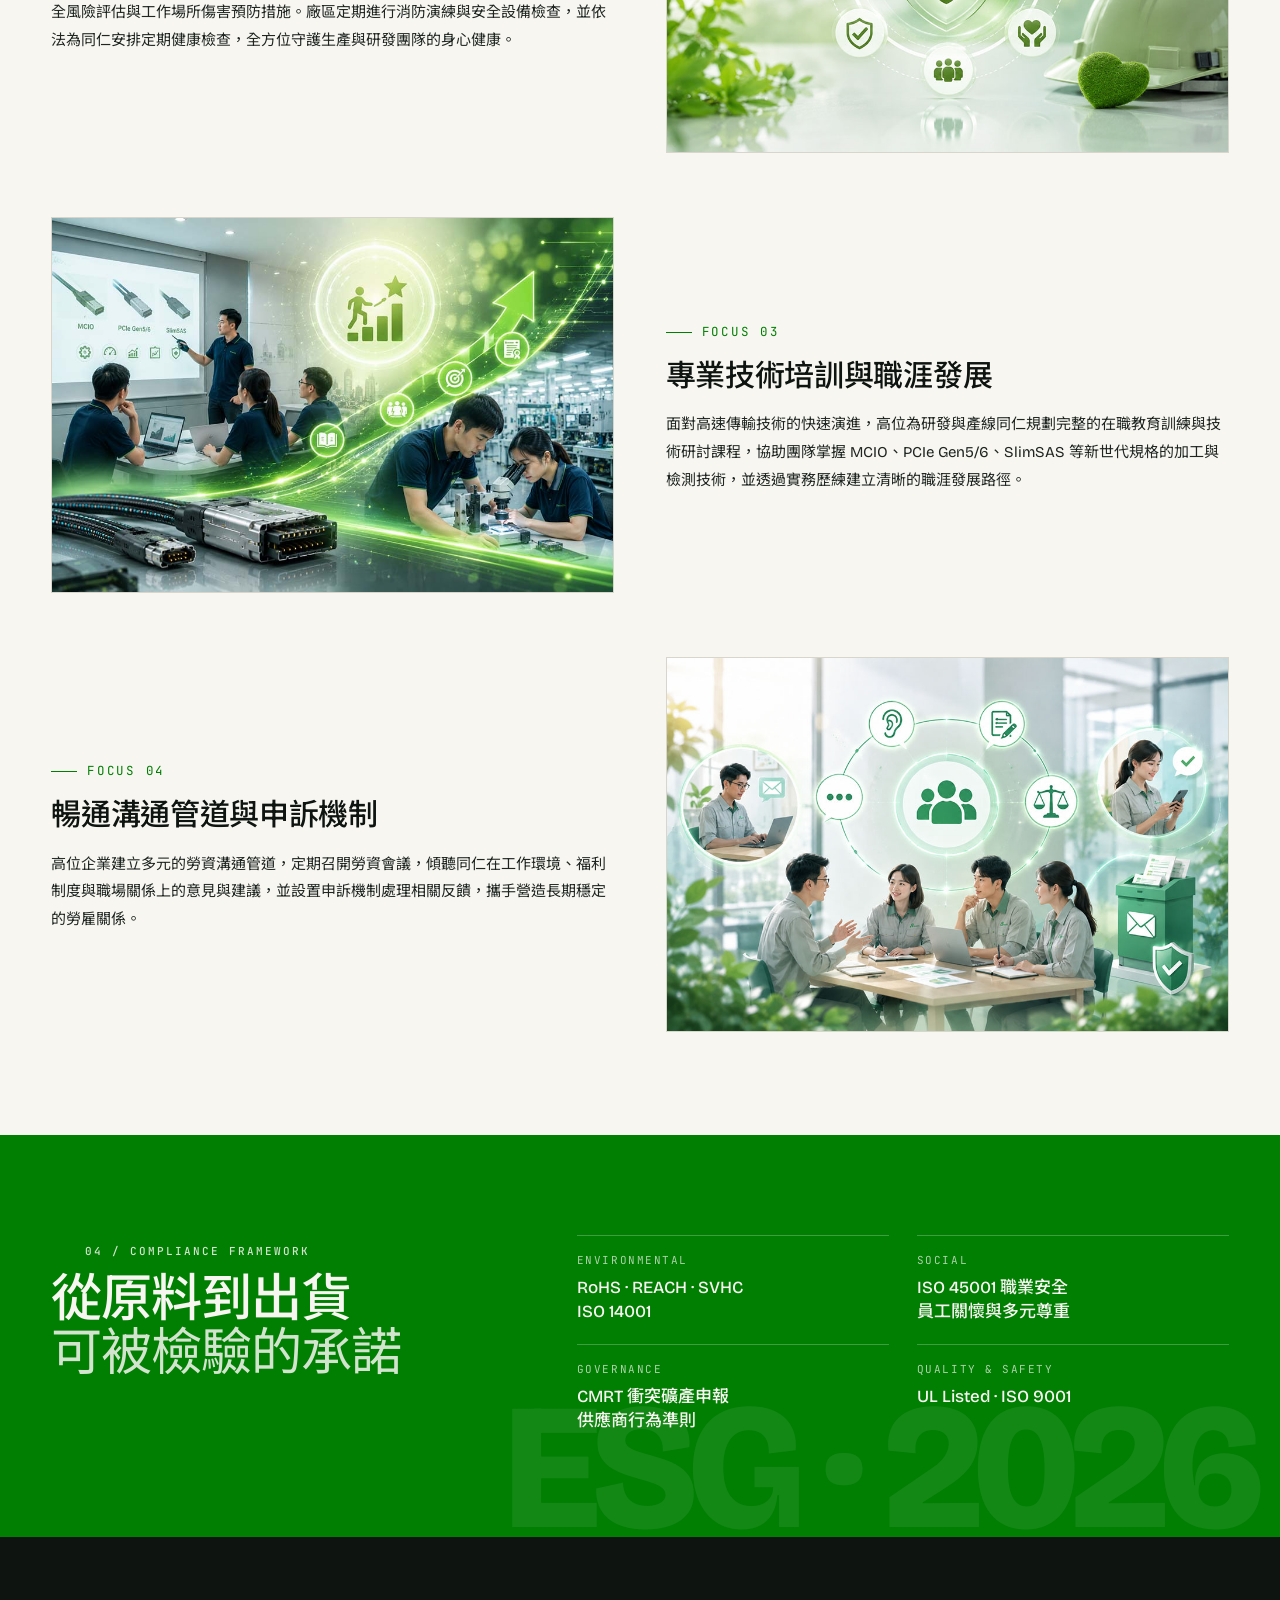
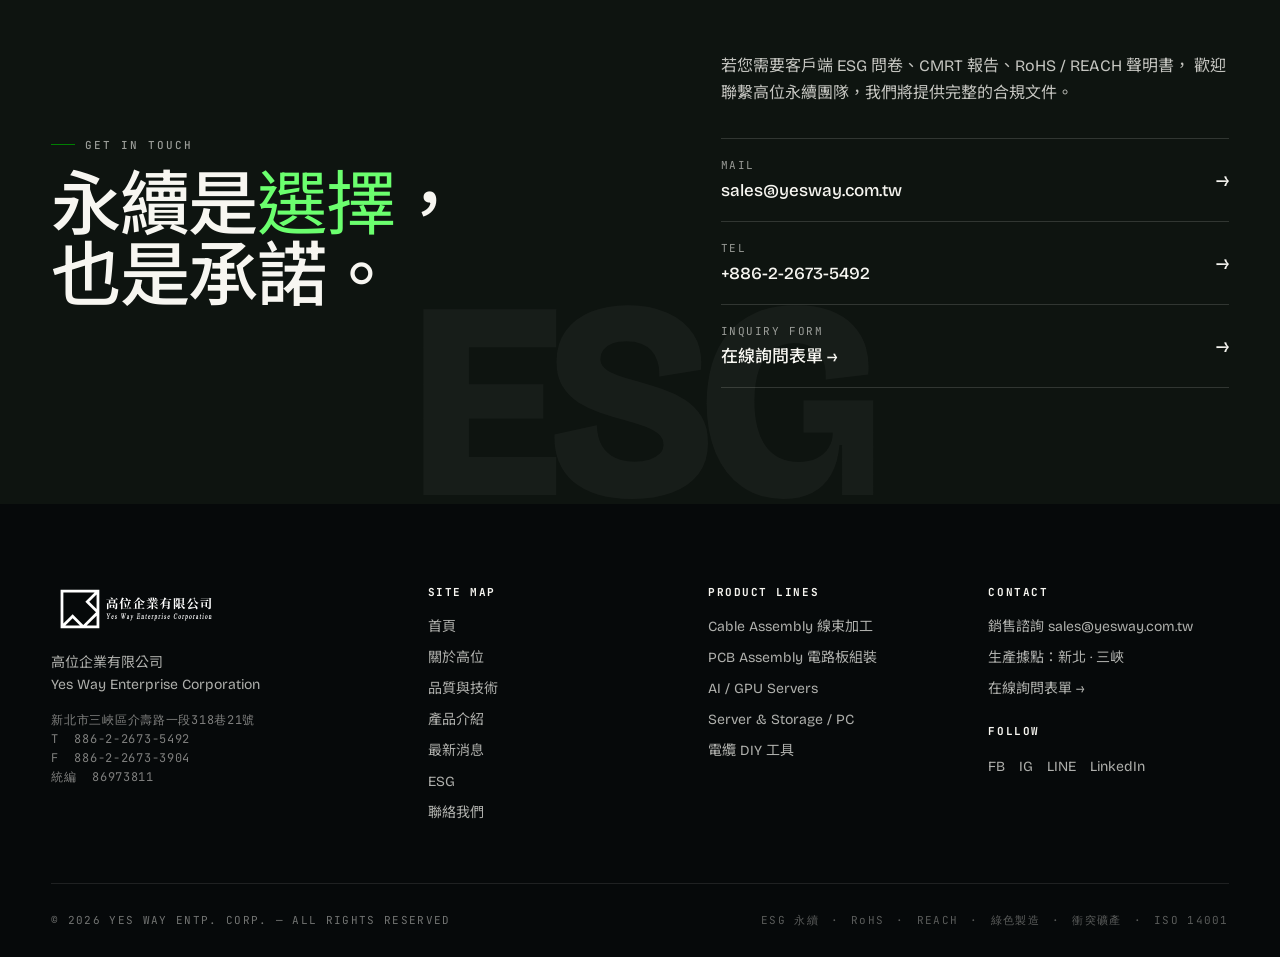
<file: esg.html>
<!doctype html>
<html lang="zh-Hant">
<head>
<meta charset="utf-8" />
<meta name="viewport" content="width=device-width,initial-scale=1" />
<link rel="icon" type="image/svg+xml" href="favicon.svg">
<title>ESG 永續與責任 — Yes Way 高位企業｜綠色製造與供應鏈責任</title>
<meta name="description" content="高位企業（YESWAY）以逾三十年高速傳輸線材製造經驗實踐 ESG 永續：綠色產品設計符合 RoHS／REACH 與無鹵素規範、導入 ISO 14001 環境管理與衝突礦產責任供應鏈，並依 ISO 45001 守護職業安全與人才培育，攜手全球客戶邁向永續製造。" />
<meta name="keywords" content="ESG, 永續發展, 綠色製造, 無鹵素高速傳輸線材, RoHS REACH 合規, 衝突礦產調查, ISO 14001, ISO 45001, 責任供應鏈, 高位企業, Yes Way" />

<link rel="preconnect" href="https://fonts.googleapis.com">
<link rel="preconnect" href="https://fonts.gstatic.com" crossorigin>
<link href="https://fonts.googleapis.com/css2?family=Bricolage+Grotesque:opsz,wght@12..96,300..800&family=JetBrains+Mono:wght@400;500;600;700&family=Noto+Sans+TC:wght@300;400;500;600;700;900&display=swap" rel="stylesheet">
<link rel="stylesheet" href="shared.css">

<style>
  /* ============================================================
     ESG page — specific styles
     ============================================================ */

  /* HERO BANNER (esg.png 大圖) */
  .esg-hero {
    position: relative;
    overflow: hidden;
    background: var(--ink);
    color: var(--paper);
    isolation: isolate;
  }
  .esg-hero-img {
    position: relative;
    width: 100%;
    aspect-ratio: 21 / 9;
    min-height: 380px;
    background: linear-gradient(135deg, #0E2E1A 0%, #0E1410 60%, #11221a 100%);
    overflow: hidden;
  }
  .esg-hero-img img {
    position: absolute; inset: 0;
    width: 100%; height: 100%;
    object-fit: cover;
    object-position: center;
    opacity: .8;
  }
  .esg-hero-img::after {
    content: ""; position: absolute; inset: 0;
    background:
      linear-gradient(180deg, rgba(14,20,16,.25) 0%, rgba(14,20,16,.15) 50%, rgba(14,20,16,.85) 100%),
      linear-gradient(95deg, rgba(14,20,16,.4) 0%, rgba(14,20,16,0) 50%);
    pointer-events: none;
  }
  .esg-hero-overlay {
    position: absolute;
    inset: 0;
    z-index: 2;
    display: flex;
    flex-direction: column;
    justify-content: flex-end;
    padding: clamp(40px, 6vw, 90px) var(--gutter);
    max-width: var(--max-w);
    margin: 0 auto;
    width: 100%;
  }
  .esg-hero-overlay .breadcrumb {
    font-family: 'JetBrains Mono', monospace;
    font-size: 11.5px; letter-spacing: .14em;
    text-transform: uppercase;
    color: rgba(247,246,241,.7);
    display: flex; gap: 10px;
    margin-bottom: 28px;
  }
  .esg-hero-overlay .breadcrumb a { color: rgba(247,246,241,.7); }
  .esg-hero-overlay .breadcrumb a:hover { color: #6BFF6E; }
  .esg-hero-overlay .breadcrumb .sep { opacity: .5; }
  .esg-hero-overlay .eyebrow {
    color: #6BFF6E;
    margin-bottom: 18px;
  }
  .esg-hero-overlay .eyebrow::before { background: #6BFF6E; }
  .esg-hero-overlay h1 {
    font-family: 'Bricolage Grotesque','Noto Sans TC', sans-serif;
    font-weight: 500;
    font-size: clamp(40px, 6vw, 96px);
    line-height: 1.0;
    letter-spacing: -.025em;
    color: var(--paper);
    margin: 0;
    max-width: 960px;
  }
  .esg-hero-overlay h1 em { color: #6BFF6E; font-style: normal; font-weight: 400; }
  .esg-hero-overlay .lead {
    margin: 24px 0 0;
    max-width: 640px;
    font-size: clamp(15px, 1.15vw, 17px);
    line-height: 1.7;
    color: rgba(247,246,241,.85);
  }
  .esg-hero-overlay .lead strong { color: #6BFF6E; }

  /* Stat strip */
  .esg-stats {
    background: var(--paper);
    border-bottom: 1px solid var(--hair);
  }
  .esg-stats-track {
    display: grid;
    grid-template-columns: repeat(4, 1fr);
    gap: 0;
  }
  @media (max-width: 800px) { .esg-stats-track { grid-template-columns: repeat(2, 1fr); } }
  @media (max-width: 480px) { .esg-stats-track { grid-template-columns: 1fr; } }
  .esg-stat {
    padding: 36px clamp(20px, 3vw, 36px);
    border-right: 1px solid var(--hair);
  }
  .esg-stat:last-child { border-right: 0; }
  @media (max-width: 800px) {
    .esg-stat:nth-child(2n) { border-right: 0; }
    .esg-stat { border-bottom: 1px solid var(--hair); }
  }
  .esg-stat .lbl {
    font-family: 'JetBrains Mono', monospace;
    font-size: 11px;
    letter-spacing: .14em;
    text-transform: uppercase;
    color: var(--steel);
    margin-bottom: 10px;
  }
  .esg-stat .val {
    font-family: 'Bricolage Grotesque', sans-serif;
    font-size: clamp(26px, 3vw, 38px);
    font-weight: 500;
    letter-spacing: -.02em;
    color: var(--ink);
    line-height: 1;
  }
  .esg-stat .val em { font-style: normal; color: var(--green); font-weight: 400; }
  .esg-stat .desc {
    margin-top: 10px;
    font-size: 13px;
    line-height: 1.55;
    color: var(--ink-2);
    max-width: 240px;
  }

  /* Pillars (4 ESG commitments) */
  .esg-pillars {
    padding: clamp(70px, 9vw, 130px) 0;
    background: var(--paper);
  }
  .esg-pillars-head {
    display: grid;
    grid-template-columns: 1fr 1fr;
    gap: 40px;
    align-items: end;
    margin-bottom: 60px;
  }
  @media (max-width: 760px) { .esg-pillars-head { grid-template-columns: 1fr; } }
  .esg-pillars-head p {
    max-width: 460px;
    margin: 0 0 0 auto;
    font-size: 16px;
    line-height: 1.65;
    color: var(--ink-2);
  }
  @media (max-width: 760px) { .esg-pillars-head p { margin: 0; } }

  .esg-grid {
    display: grid;
    grid-template-columns: repeat(2, 1fr);
    gap: 1px;
    background: var(--hair);
    border: 1px solid var(--hair);
  }
  @media (max-width: 760px) { .esg-grid { grid-template-columns: 1fr; } }

  .esg-card {
    background: var(--paper);
    padding: 44px 40px 40px;
    display: flex; flex-direction: column;
    gap: 22px;
    transition: background .35s var(--easing);
  }
  .esg-card:hover { background: var(--paper-2); }
  .esg-card.dark {
    background: var(--ink);
    color: var(--paper);
  }
  .esg-card.dark:hover { background: #11221a; }

  .esg-card .top { display: flex; align-items: center; gap: 16px; }
  .esg-card .icon {
    width: 56px; height: 56px;
    border-radius: 50%;
    background: var(--green-tint);
    color: var(--green);
    display: grid; place-items: center;
    flex-shrink: 0;
  }
  .esg-card.dark .icon {
    background: rgba(107,255,110,.12);
    color: #6BFF6E;
  }
  .esg-card .num {
    margin-left: auto;
    font-family: 'JetBrains Mono', monospace;
    font-size: 12px;
    color: var(--steel);
    letter-spacing: .14em;
  }
  .esg-card.dark .num { color: rgba(247,246,241,.5); }
  .esg-card .tagline {
    font-family: 'JetBrains Mono', monospace;
    font-size: 11px;
    letter-spacing: .14em;
    text-transform: uppercase;
    color: var(--steel);
  }
  .esg-card.dark .tagline { color: rgba(247,246,241,.6); }
  .esg-card h3 {
    font-family: 'Bricolage Grotesque','Noto Sans TC', sans-serif;
    font-size: clamp(22px, 2.3vw, 30px);
    font-weight: 500;
    line-height: 1.18;
    letter-spacing: -.01em;
    margin: 6px 0 0;
    color: var(--ink);
  }
  .esg-card.dark h3 { color: var(--paper); }
  .esg-card h3 em { font-style: normal; color: var(--green); font-weight: 400; }
  .esg-card.dark h3 em { color: #6BFF6E; }
  .esg-card p {
    font-size: 14.5px;
    line-height: 1.7;
    color: var(--ink-2);
    margin: 0;
  }
  .esg-card.dark p { color: rgba(247,246,241,.82); }
  .esg-card .meta-tags {
    display: flex; gap: 8px; flex-wrap: wrap;
    margin-top: auto; padding-top: 8px;
  }
  .esg-card .meta-tag {
    font-family: 'JetBrains Mono', monospace;
    font-size: 10.5px;
    letter-spacing: .12em;
    text-transform: uppercase;
    border: 1px solid var(--hair);
    padding: 5px 9px;
    color: var(--ink-2);
  }
  .esg-card.dark .meta-tag {
    border-color: rgba(247,246,241,.18);
    color: rgba(247,246,241,.85);
  }

  /* Compliance band */
  .compliance-band {
    background: var(--green);
    color: var(--paper);
    padding: clamp(60px, 8vw, 100px) 0;
    position: relative;
    overflow: hidden;
  }
  .compliance-band::after {
    content: "ESG · 2026";
    position: absolute;
    bottom: -20px; right: 24px;
    font-family: 'Bricolage Grotesque', sans-serif;
    font-weight: 800;
    font-size: clamp(80px, 14vw, 200px);
    color: rgba(247,246,241,.08);
    letter-spacing: -.05em;
    line-height: 1;
    pointer-events: none;
    white-space: nowrap;
  }
  .compliance-inner {
    position: relative; z-index: 1;
    display: grid;
    grid-template-columns: 1fr 1.4fr;
    gap: 60px;
    align-items: start;
  }
  @media (max-width: 800px) { .compliance-inner { grid-template-columns: 1fr; } }
  .compliance-inner h2 {
    font-family: 'Bricolage Grotesque','Noto Sans TC', sans-serif;
    font-size: clamp(32px, 4vw, 56px);
    font-weight: 500;
    letter-spacing: -.02em;
    line-height: 1.05;
    margin: 14px 0 0;
    color: var(--paper);
  }
  .compliance-inner h2 em { font-style: normal; color: rgba(247,246,241,.85); font-weight: 400; }
  .compliance-list {
    display: grid;
    grid-template-columns: 1fr 1fr;
    gap: 16px 28px;
  }
  @media (max-width: 600px) { .compliance-list { grid-template-columns: 1fr; } }
  .compliance-list .item {
    border-top: 1px solid rgba(247,246,241,.25);
    padding: 16px 0 4px;
  }
  .compliance-list .item .k {
    font-family: 'JetBrains Mono', monospace;
    font-size: 11px;
    letter-spacing: .14em;
    text-transform: uppercase;
    color: rgba(247,246,241,.7);
    margin-bottom: 8px;
  }
  .compliance-list .item .v {
    font-size: 17px;
    font-weight: 500;
    color: var(--paper);
    line-height: 1.4;
  }

  /* CTA */
  .cta {
    padding: clamp(80px, 9vw, 140px) 0;
    background: var(--ink);
    color: var(--paper);
    position: relative;
    overflow: hidden;
  }
  .cta::after {
    content: "ESG";
    position: absolute;
    bottom: -40px; left: 50%; transform: translateX(-50%);
    font-family: 'Bricolage Grotesque', sans-serif;
    font-weight: 800;
    font-size: clamp(120px, 22vw, 320px);
    color: rgba(247,246,241,.04);
    letter-spacing: -.05em;
    line-height: 1;
    pointer-events: none;
    white-space: nowrap;
  }
  .cta-inner {
    position: relative; z-index: 1;
    display: grid;
    grid-template-columns: 1.2fr 1fr;
    gap: 60px; align-items: center;
  }
  @media (max-width: 800px) { .cta-inner { grid-template-columns: 1fr; } }
  .cta h2 {
    font-family: 'Bricolage Grotesque','Noto Sans TC',sans-serif;
    font-size: clamp(40px, 5.5vw, 80px);
    font-weight: 500; line-height: 1; letter-spacing: -.02em;
    margin: 18px 0 0;
  }
  .cta h2 em { font-style: normal; font-weight: 400; color: #6BFF6E; }
  .cta-side p { color: rgba(247,246,241,.78); font-size: 16px; line-height: 1.7; margin: 0 0 32px; }
  .cta-actions { display: flex; flex-direction: column; gap: 0; }
  .cta-action-row { display: flex; justify-content: space-between; align-items: center; border-top: 1px solid rgba(247,246,241,.15); padding: 18px 0; transition: padding-left .3s var(--easing); }
  .cta-action-row:last-child { border-bottom: 1px solid rgba(247,246,241,.15); }
  .cta-action-row:hover { padding-left: 12px; color: #6BFF6E; }
  .cta-action-row .lbl { font-family: 'JetBrains Mono', monospace; font-size: 11px; letter-spacing: .14em; text-transform: uppercase; color: rgba(247,246,241,.6); }
  .cta-action-row .val { font-size: 17px; font-weight: 500; margin-top: 4px; }
  .cta-action-row .arrow { font-size: 22px; }

  /* ============================================================
     Client feedback 0526 — prominent green eyebrow ×1.5
     ============================================================ */
  .esg-hero-overlay .eyebrow { font-size: 16.5px; }   /* 11 → 16.5 (×1.5) */

  /* ============================================================
     ESG content sections (PM 0628 — Goals / Environment / People)
     ============================================================ */
  .esg-section { padding: clamp(64px, 8vw, 120px) 0; border-top: 1px solid var(--hair); }
  .esg-section.tint { background: var(--paper-2); }
  .esg-sec-head { max-width: 880px; }
  .esg-sec-head .h-section { margin-top: 16px; }
  .esg-sec-head .h-section em { color: var(--green); font-style: normal; font-weight: 400; }
  .esg-sec-lead { margin: 22px 0 0; font-size: clamp(17px, 1.3vw, 19px); font-weight: 600; color: var(--ink); }
  .esg-sec-intro { margin: 14px 0 0; font-size: clamp(15.5px, 1.1vw, 17px); line-height: 1.85; color: var(--ink-2); max-width: 800px; }

  .esg-lead-img {
    margin: clamp(36px, 5vw, 56px) 0 0;
    aspect-ratio: 21 / 9; max-height: 440px; overflow: hidden;
    border: 1px solid var(--hair); background: var(--paper-2);
  }
  .esg-lead-img img { width: 100%; height: 100%; object-fit: cover; }

  .esg-focus-list { margin-top: clamp(40px, 5vw, 64px); display: flex; flex-direction: column; gap: clamp(40px, 5vw, 72px); }
  .esg-focus { display: grid; grid-template-columns: 1fr 1fr; gap: clamp(28px, 4vw, 64px); align-items: center; }
  .esg-focus:nth-child(even) .ef-img { order: 2; }
  .ef-img { aspect-ratio: 3 / 2; overflow: hidden; border: 1px solid var(--hair); background: var(--paper-2); }
  .ef-img img { width: 100%; height: 100%; object-fit: cover; transition: transform .6s var(--easing); }
  .esg-focus:hover .ef-img img { transform: scale(1.04); }
  .ef-num {
    display: inline-flex; align-items: center; gap: 10px;
    font-family: 'JetBrains Mono', monospace; font-size: 12.5px; letter-spacing: .14em;
    color: var(--green); margin-bottom: 16px;
  }
  .ef-num::before { content: ""; width: 26px; height: 1px; background: var(--green); }
  .ef-text h3 {
    font-family: 'Bricolage Grotesque', 'Noto Sans TC', sans-serif;
    font-weight: 500; font-size: clamp(21px, 2.5vw, 30px);
    line-height: 1.25; letter-spacing: -.01em; color: var(--ink); margin: 0 0 16px;
  }
  .ef-text p { font-size: clamp(15px, 1.05vw, 16.5px); line-height: 1.85; color: var(--ink-2); margin: 0; }

  @media (max-width: 800px) {
    .esg-focus { grid-template-columns: 1fr; gap: 20px; }
    .esg-focus:nth-child(even) .ef-img { order: 0; }
    .esg-lead-img { aspect-ratio: 16 / 9; }
  }
</style>
</head>

<body>

<!-- Top Bar -->
<div class="top-bar">
  <div class="container top-bar-track">
    <div class="top-bar-left">
      <span class="pulse"></span>
      <span>COMPUTEX 2026 / 06.02 — 06.05</span>
      <span class="sep">/</span>
      <span>TPE 南港展覽館 2館 4F</span>
      <span class="sep">/</span>
      <a href="news.html#computex-2026">攤位 Q1334C →</a>
    </div>
    <div class="top-bar-right">
      <span>EST. 1992</span>
      <span class="sep">/</span>
      <span>MADE IN TAIWAN · 三峽</span>
    </div>
  </div>
</div>

<!-- Header -->
<header class="site-header">
  <div class="container header-track">
    <a class="brand" href="index.html">
      <img src="images/logo/logo-yesway-green.svg" alt="Yes Way 高位企業" />
    </a>
    <input type="checkbox" id="nav-cb" class="nav-cb" hidden />
    <nav><ul class="nav">
      <li><a href="index.html">首頁</a></li>
      <li><a href="about.html">關於高位</a></li>
      <li class="has-sub"><a href="quality.html">品質與技術</a></li>
      <li class="has-sub"><a href="products.html">產品介紹</a></li>
      <li><a href="news.html">最新消息</a></li>
      <li><a href="esg.html" class="active">ESG</a></li>
      <li><a href="contact.html">聯絡我們</a></li>
    </ul></nav>
    <div class="header-actions">
      <button class="lang-switch"><span class="on">中</span><span>/</span><span>EN</span></button>
      <button class="btn-cta" onclick="location.href='contact.html#inquiry-form'">詢價 Inquiry <span class="arrow">→</span></button>
      <a class="btn-catalog" href="pdf/YesWay 32G FlatCable_CATALOUGE_V250509.pdf" target="_blank" rel="noopener" title="查看產品型錄" aria-label="開啟產品型錄 PDF">
        <svg width="15" height="15" viewBox="0 0 24 24" fill="none" stroke="currentColor" stroke-width="2.2" stroke-linecap="round" stroke-linejoin="round"><path d="M21 15v4a2 2 0 0 1-2 2H5a2 2 0 0 1-2-2v-4"/><polyline points="7 10 12 15 17 10"/><line x1="12" y1="15" x2="12" y2="3"/></svg>
        <span class="bc-label">查看產品型錄</span>
      </a>
      <label for="nav-cb" class="nav-toggle" aria-label="選單 Menu"><span></span><span></span><span></span></label>
    </div>
  </div>
</header>

<!-- ============================================================
     ESG HERO BANNER
============================================================ -->
<section class="esg-hero">
  <div class="esg-hero-img">
    <img src="images/banner/esg.jpg" alt="Yes Way ESG 永續與責任" />
    <div class="esg-hero-overlay">
      <nav class="breadcrumb">
        <a href="index.html">HOME</a>
        <span class="sep">/</span>
        <span>ESG · 永續與責任</span>
      </nav>
      <span class="eyebrow">ESG · SUSTAINABILITY &amp; RESPONSIBILITY</span>
      <h1>
        永續與<em>責任</em>，<br/>
        是製造業的<em>第二條訊號</em>。
      </h1>
      <p class="lead">
        高位 (Yes Way) 從<strong>環保材料、衝突礦產調查、ESG 持續落實到綠色製造</strong>，
        以四項承諾驅動低碳生產與供應鏈責任，
        為下一代電子製造業立下可被檢驗的標準。
      </p>
    </div>
  </div>
</section>

<!-- ============================================================
     STAT STRIP
============================================================ -->
<section class="esg-stats">
  <div class="esg-stats-track">
    <div class="esg-stat">
      <div class="lbl">COMPLIANCE · 法規遵循</div>
      <div class="val">100<em>%</em></div>
      <div class="desc">RoHS / REACH 全產品線符合環保規範</div>
    </div>
    <div class="esg-stat">
      <div class="lbl">SUPPLY CHAIN · 供應鏈</div>
      <div class="val">3<em>TG</em>+</div>
      <div class="desc">3TG 衝突礦產調查 (錫/鎢/鉭/金)</div>
    </div>
    <div class="esg-stat">
      <div class="lbl">CERT · 國際認證</div>
      <div class="val">ISO 14001</div>
      <div class="desc">環境管理系統 + 45001 職安認證</div>
    </div>
    <div class="esg-stat">
      <div class="lbl">FOOTPRINT · 製造碳足跡</div>
      <div class="val">100% <em>TW</em></div>
      <div class="desc">三峽自有產線，運輸碳排可控可追溯</div>
    </div>
  </div>
</section>

<!-- ============================================================
     ESG SECTION 01 — Sustainability Goals
============================================================ -->
<section class="esg-section" id="sustainability-goals">
  <div class="container">
    <div class="esg-sec-head">
      <span class="eyebrow">01 / SUSTAINABILITY GOALS</span>
      <h2 class="h-section" style="margin-top:18px;">永續發展<em>目標</em></h2>
      <p class="esg-sec-lead">核心永續主張：以精密製造實踐環境承諾</p>
      <p class="esg-sec-intro">高位企業（YESWAY）自 1992 年創立以來，深耕高速傳輸線材加工逾三十年。我們深知，每一條交付給 AI 伺服器、資料中心與高效能運算系統的線材，背後都牽動著原材料選用、製程資源消耗與供應鏈管理的環境責任。高位將永續發展視為技術研發與生產製造不可分割的一環，聚焦於綠色產品設計、責任供應鏈管理、資源效率與職場安全四大面向，以具體行動回應全球客戶日益嚴格的 ESG 採購要求。</p>
    </div>

    <div class="esg-focus-list">
      <article class="esg-focus">
        <div class="ef-img"><img src="images/esg/esg-s1-1-green-design.jpg" alt="綠色產品設計與低鹵環保製程示意圖" loading="lazy" /></div>
        <div class="ef-text">
          <span class="ef-num">FOCUS 01</span>
          <h3>綠色產品設計與低鹵環保製程</h3>
          <p>高位企業在研發 MCIO（4i/8i）、PCIe Gen5/Gen6、SlimSAS（SFF-8654）、SFF-TA-1033、EDSFF／Gen Z（SFF-TA-1002）等高速傳輸解決方案時，自原材料選用階段即嚴格管制有害物質，全系列產品符合 RoHS 與 REACH 環保法規要求，並提供無鹵素（Halogen-Free）線材方案，相關結構技術更已取得台灣、中國、日本、美國等多國發明專利。透過模擬優化導體與前端絕緣材料設計，我們降低了相位與訊號的損耗，協助客戶打造更節能、更高效的伺服器與資料中心系統。</p>
        </div>
      </article>
      <article class="esg-focus">
        <div class="ef-img"><img src="images/esg/esg-s1-2-precision.jpg" alt="精密製造與資源效率自動化設備示意圖" loading="lazy" /></div>
        <div class="ef-text">
          <span class="ef-num">FOCUS 02</span>
          <h3>精密製造與資源效率</h3>
          <p>高位導入雷射精密小光斑剝皮機、HotBar 熱壓機等自動化精密設備，取代部分人工加工程序，不僅提升訊號品質的一致性，也透過提高生產良率、降低材料報廢率，從製程源頭減少資源浪費。我們持續推動產線設備的能效改善方案，期望以更精準的製程工藝與管理，逐步降低每單位產品的資源使用強度，並提升材料再回收。</p>
        </div>
      </article>
      <article class="esg-focus">
        <div class="ef-img"><img src="images/esg/esg-s1-3-supply-chain.jpg" alt="責任供應鏈與衝突礦產管理示意圖" loading="lazy" /></div>
        <div class="ef-text">
          <span class="ef-num">FOCUS 03</span>
          <h3>責任供應鏈與衝突礦產管理</h3>
          <p>高位企業要求原材料供應夥伴配合衝突礦產調查（Conflict Minerals Due Diligence，CMRT/EMRT），確保銅材等關鍵原料來源合法透明，並持續落實供應商 RoHS / REACH 合規審查，協助客戶完整文件化供應鏈，順利通過品牌客戶的供應商稽核要求。</p>
        </div>
      </article>
      <article class="esg-focus">
        <div class="ef-img"><img src="images/esg/esg-s1-4-workplace.jpg" alt="安全職場與人才培育示意圖" loading="lazy" /></div>
        <div class="ef-text">
          <span class="ef-num">FOCUS 04</span>
          <h3>安全職場與人才培育</h3>
          <p>高位重視同仁的安全與專業成長，依循 ISO 45001 職業安全衛生管理體系，打造低風險的生產環境，並透過完善的技術訓練機制，協助研發與產線同仁掌握高速傳輸技術的最新發展，與企業共同成長。</p>
        </div>
      </article>
    </div>
  </div>
</section>

<!-- ============================================================
     ESG SECTION 02 — Environmental Policy
============================================================ -->
<section class="esg-section tint" id="environmental-policy">
  <div class="container">
    <div class="esg-sec-head">
      <span class="eyebrow">02 / ENVIRONMENTAL POLICY</span>
      <h2 class="h-section" style="margin-top:18px;">環境政策與<em>推廣</em></h2>
      <p class="esg-sec-lead">環境管理方針：源頭管制、製程把關、持續改善</p>
      <p class="esg-sec-intro">高位企業在追求高頻高速傳輸技術突破的同時，將環境管理視為營運不可分割的一部分。我們依循 ISO 14001 環境管理系統標準，建立從原料入庫、生產製程到成品出貨的全程追蹤機制，確保產品與製程同時符合國家環保法規及客戶端的供應鏈稽核標準。</p>
    </div>

    <div class="esg-focus-list">
      <article class="esg-focus">
        <div class="ef-img"><img src="images/esg/esg-s2-1-iso14001.jpg" alt="ISO 14001 環境管理體系與合規生產示意圖" loading="lazy" /></div>
        <div class="ef-text">
          <span class="ef-num">FOCUS 01</span>
          <h3>環境管理體系與合規生產</h3>
          <p>高位企業自 2008 年導入 ISO 14001 環境管理系統，建立標準化作業流程，針對廠區能資源使用、化學品管理與廢棄物處理進行系統化追蹤與定期內部稽核，確保營運活動符合國家環保法規及國際標準要求。</p>
        </div>
      </article>
      <article class="esg-focus">
        <div class="ef-img"><img src="images/esg/esg-s2-2-chemical.jpg" alt="化學物質與有害物質管制檢測示意圖" loading="lazy" /></div>
        <div class="ef-text">
          <span class="ef-num">FOCUS 02</span>
          <h3>化學物質與有害物質管制</h3>
          <p>高位企業所有高速傳輸線材原材料均通過第三方檢測，符合 RoHS 指令規定，並滾動式追蹤 REACH 高度關注物質（SVHC）清單更新，同步提供無鹵素材質選項，確保產品在環境安全面向達到國際採購標準。</p>
        </div>
      </article>
      <article class="esg-focus">
        <div class="ef-img"><img src="images/esg/esg-s2-3-efficiency.jpg" alt="製程資源效率與設備優化示意圖" loading="lazy" /></div>
        <div class="ef-text">
          <span class="ef-num">FOCUS 03</span>
          <h3>製程資源效率與設備優化</h3>
          <p>高位於生產線導入雷射剝皮機、HotBar 熱壓機等自動化設備，透過精準控制取代傳統人工加工的不穩定性，提升整體良率並降低材料耗損。我們持續檢視廠區用電與空調系統的使用效率，逐步優化既有設備配置。</p>
        </div>
      </article>
      <article class="esg-focus">
        <div class="ef-img"><img src="images/esg/esg-s2-4-waste.jpg" alt="廢棄物管理與資源循環回收示意圖" loading="lazy" /></div>
        <div class="ef-text">
          <span class="ef-num">FOCUS 04</span>
          <h3>廢棄物管理與資源循環</h3>
          <p>高位企業針對生產過程中產生的銅屑、塑料邊角料等建立分類管理機制，委託合法回收廠商進行資源化再利用，並於辦公區推動無紙化作業，培養同仁日常節能環保意識。</p>
        </div>
      </article>
    </div>
  </div>
</section>

<!-- ============================================================
     ESG SECTION 03 — Human Rights & Employee Care
============================================================ -->
<section class="esg-section" id="human-rights">
  <div class="container">
    <div class="esg-sec-head">
      <span class="eyebrow">03 / HUMAN RIGHTS &amp; PEOPLE</span>
      <h2 class="h-section" style="margin-top:18px;">人權與<em>員工關懷</em></h2>
      <p class="esg-sec-lead">人本為先：守護人權與專業成長的企業文化</p>
      <p class="esg-sec-intro">高位企業深信，穩定可靠的高速傳輸技術，來自於一支安心且專業的團隊。我們依循《勞動基準法》及相關勞動法規，並參考國際責任商業聯盟（RBA, Responsible Business Alliance）行為準則精神，致力建立公平、尊重、免於歧視與騷擾的工作環境，讓每一位同仁都能在安全的環境中發揮專業，與企業共同成長。</p>
    </div>

    <div class="esg-focus-list">
      <article class="esg-focus">
        <div class="ef-img"><img src="images/esg/esg-s3-1-labor.jpg" alt="遵循勞動法規與人權保障示意圖" loading="lazy" /></div>
        <div class="ef-text">
          <span class="ef-num">FOCUS 01</span>
          <h3>遵循勞動法規與人權保障原則</h3>
          <p>高位企業恪遵《勞動基準法》及相關勞動法規，保障同仁在工作時間、薪資給付與休假權益等面向的合法權益，並參考 RBA 責任商業聯盟行為準則精神，禁止使用童工與強迫勞動，提供不分性別、年齡、種族與宗教信仰的平等就業與晉升機會。</p>
        </div>
      </article>
      <article class="esg-focus">
        <div class="ef-img"><img src="images/esg/esg-s3-2-safety.jpg" alt="職業安全衛生與身心健康保障示意圖" loading="lazy" /></div>
        <div class="ef-text">
          <span class="ef-num">FOCUS 02</span>
          <h3>職業安全衛生與身心健康保障</h3>
          <p>高位企業已導入 ISO 45001 職業安全衛生管理體系，自 2022 年起系統化執行廠區安全風險評估與工作場所傷害預防措施。廠區定期進行消防演練與安全設備檢查，並依法為同仁安排定期健康檢查，全方位守護生產與研發團隊的身心健康。</p>
        </div>
      </article>
      <article class="esg-focus">
        <div class="ef-img"><img src="images/esg/esg-s3-3-training.jpg" alt="專業技術培訓與職涯發展示意圖" loading="lazy" /></div>
        <div class="ef-text">
          <span class="ef-num">FOCUS 03</span>
          <h3>專業技術培訓與職涯發展</h3>
          <p>面對高速傳輸技術的快速演進，高位為研發與產線同仁規劃完整的在職教育訓練與技術研討課程，協助團隊掌握 MCIO、PCIe Gen5/6、SlimSAS 等新世代規格的加工與檢測技術，並透過實務歷練建立清晰的職涯發展路徑。</p>
        </div>
      </article>
      <article class="esg-focus">
        <div class="ef-img"><img src="images/esg/esg-s3-4-communication.jpg" alt="暢通溝通管道與申訴機制示意圖" loading="lazy" /></div>
        <div class="ef-text">
          <span class="ef-num">FOCUS 04</span>
          <h3>暢通溝通管道與申訴機制</h3>
          <p>高位企業建立多元的勞資溝通管道，定期召開勞資會議，傾聽同仁在工作環境、福利制度與職場關係上的意見與建議，並設置申訴機制處理相關反饋，攜手營造長期穩定的勞雇關係。</p>
        </div>
      </article>
    </div>
  </div>
</section>

<!-- ============================================================
     COMPLIANCE BAND
============================================================ -->
<section class="compliance-band">
  <div class="container compliance-inner">
    <div>
      <span class="eyebrow" style="color:rgba(247,246,241,.85);">04 / COMPLIANCE FRAMEWORK</span>
      <h2>
        從原料到出貨<br/>
        <em>可被檢驗的承諾</em>
      </h2>
    </div>
    <div class="compliance-list">
      <div class="item">
        <div class="k">Environmental</div>
        <div class="v">RoHS · REACH · SVHC<br/>ISO 14001</div>
      </div>
      <div class="item">
        <div class="k">Social</div>
        <div class="v">ISO 45001 職業安全<br/>員工關懷與多元尊重</div>
      </div>
      <div class="item">
        <div class="k">Governance</div>
        <div class="v">CMRT 衝突礦產申報<br/>供應商行為準則</div>
      </div>
      <div class="item">
        <div class="k">Quality &amp; Safety</div>
        <div class="v">UL Listed · ISO 9001</div>
      </div>
    </div>
  </div>
</section>

<!-- ============================================================
     CTA
============================================================ -->
<section class="cta">
  <div class="container cta-inner">
    <div>
      <span class="eyebrow" style="color:rgba(247,246,241,.6);">GET IN TOUCH</span>
      <h2>
        永續是<em>選擇</em>，<br/>
        也是承諾。
      </h2>
    </div>
    <div class="cta-side">
      <p>
        若您需要客戶端 ESG 問卷、CMRT 報告、RoHS / REACH 聲明書，
        歡迎聯繫高位永續團隊，我們將提供完整的合規文件。
      </p>
      <div class="cta-actions">
        <a class="cta-action-row" href="mailto:sales@yesway.com.tw">
          <div><div class="lbl">MAIL</div><div class="val">sales@yesway.com.tw</div></div>
          <span class="arrow">→</span>
        </a>
        <a class="cta-action-row" href="tel:+886226735492">
          <div><div class="lbl">TEL</div><div class="val">+886-2-2673-5492</div></div>
          <span class="arrow">→</span>
        </a>
        <a class="cta-action-row" href="contact.html">
          <div><div class="lbl">INQUIRY FORM</div><div class="val">在線詢問表單 →</div></div>
          <span class="arrow">→</span>
        </a>
      </div>
    </div>
  </div>
</section>

<!-- Footer -->
<footer class="footer">
  <div class="container">
    <div class="footer-grid">
      <div class="footer-brand">
        <img src="images/logo/logo-yesway-white.svg" alt="Yes Way" />
        <p>高位企業有限公司<br/>Yes Way Enterprise Corporation</p>
        <p style="margin-top:14px; font-family:'JetBrains Mono',monospace;font-size:12px;color:rgba(247,246,241,.5);letter-spacing:.06em;">
          新北市三峽區介壽路一段318巷21號<br/>
          T &nbsp;886-2-2673-5492<br/>
          F &nbsp;886-2-2673-3904<br/>
          統編 &nbsp;86973811
        </p>
      </div>
      <div>
        <h5>SITE MAP</h5>
        <ul>
          <li><a href="index.html">首頁</a></li>
          <li><a href="about.html">關於高位</a></li>
          <li><a href="quality.html">品質與技術</a></li>
          <li><a href="products.html">產品介紹</a></li>
          <li><a href="news.html">最新消息</a></li>
          <li><a href="esg.html">ESG</a></li>
          <li><a href="contact.html">聯絡我們</a></li>
        </ul>
      </div>
      <div>
        <h5>PRODUCT LINES</h5>
        <ul>
          <li><a href="products.html?cat=cable-assembly">Cable Assembly 線束加工</a></li>
          <li><a href="products.html?cat=pcb-assembly">PCB Assembly 電路板組裝</a></li>
          <li><a href="products.html?cat=ai-gpu-servers">AI / GPU Servers</a></li>
          <li><a href="products.html?cat=server-storage-pc">Server &amp; Storage / PC</a></li>
          <li><a href="products.html?cat=cable-diy-tooling">電纜 DIY 工具</a></li>
        </ul>
      </div>
      <div>
        <h5>CONTACT</h5>
        <ul>
          <li>銷售諮詢 <a href="mailto:sales@yesway.com.tw">sales@yesway.com.tw</a></li>
          <li>生產據點：新北 · 三峽</li>
          <li><a href="contact.html">在線詢問表單 →</a></li>
        </ul>
        <h5 style="margin-top:24px;">FOLLOW</h5>
        <ul style="display:flex;gap:14px;">
          <li><a href="#">FB</a></li>
          <li><a href="#">IG</a></li>
          <li><a href="#">LINE</a></li>
          <li><a href="#">LinkedIn</a></li>
        </ul>
      </div>
    </div>
    <div class="footer-bottom">
      <span>© 2026 YES WAY ENTP. CORP. — ALL RIGHTS RESERVED</span>
      <div class="seo">
        <span>ESG 永續</span><span>·</span>
        <span>RoHS</span><span>·</span>
        <span>REACH</span><span>·</span>
        <span>綠色製造</span><span>·</span>
        <span>衝突礦產</span><span>·</span>
        <span>ISO 14001</span>
      </div>
    </div>
  </div>
</footer>

</body>
</html>
</file>
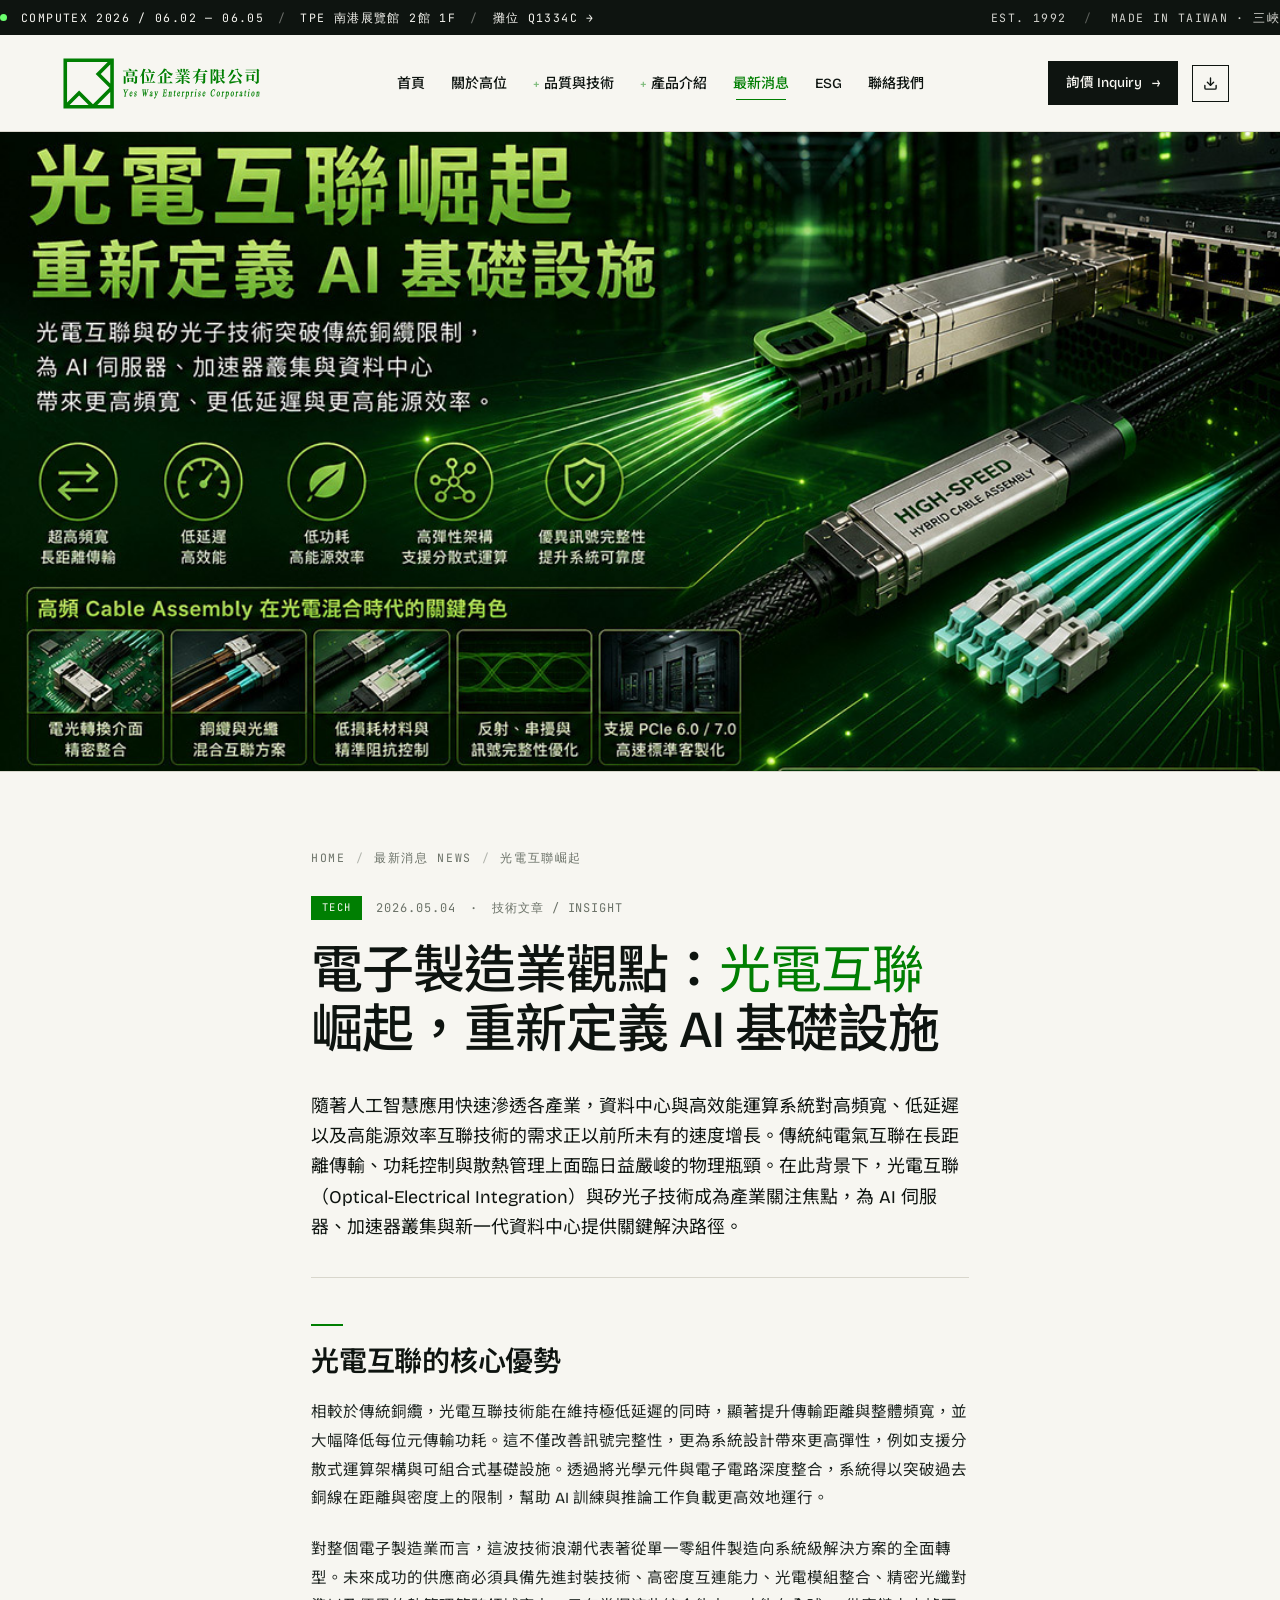
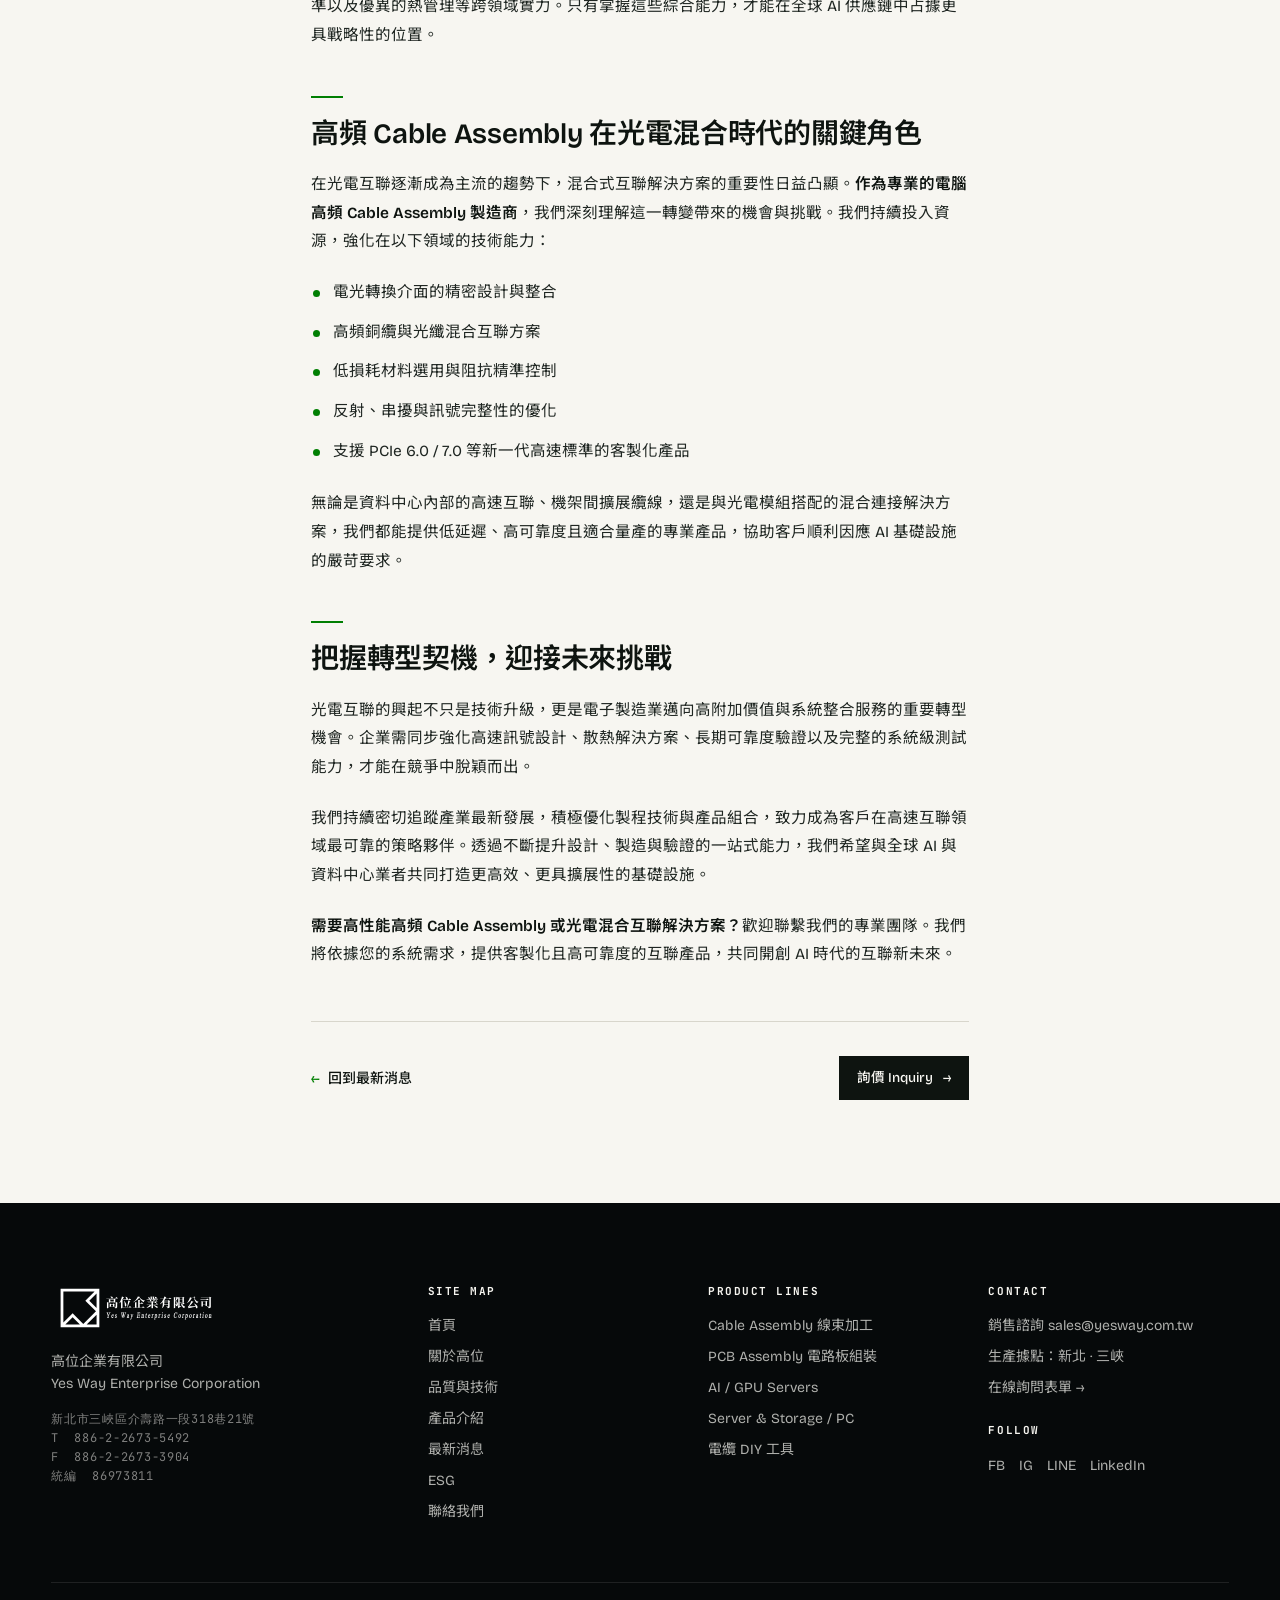
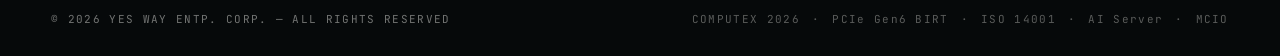
<file: news-20260504.html>
<!doctype html>
<html lang="zh-Hant">
<head>
<meta charset="utf-8" />
<meta name="viewport" content="width=device-width,initial-scale=1" />
<link rel="icon" type="image/svg+xml" href="favicon.svg">
<title>光電互聯崛起，重新定義 AI 基礎設施 — Yes Way 高位企業</title>
<meta name="description" content="光電互聯（Optical-Electrical Integration）與矽光子技術崛起，重新定義 AI 基礎設施。高位企業（Yes Way）以高頻 Cable Assembly 與光電混合互聯方案，協助客戶因應資料中心與 AI 伺服器的嚴苛需求。" />
<meta name="keywords" content="光電互聯, 矽光子, AI 基礎設施, 高頻 Cable Assembly, 資料中心, 高速傳輸, 高位企業, Yes Way" />

<link rel="preconnect" href="https://fonts.googleapis.com">
<link rel="preconnect" href="https://fonts.gstatic.com" crossorigin>
<link href="https://fonts.googleapis.com/css2?family=Bricolage+Grotesque:opsz,wght@12..96,300..800&family=JetBrains+Mono:wght@400;500;600;700&family=Noto+Sans+TC:wght@300;400;500;600;700;900&display=swap" rel="stylesheet">
<link rel="stylesheet" href="shared.css">
</head>
<body>

<!-- Top Bar -->
<div class="top-bar">
  <div class="container top-bar-track">
    <div class="top-bar-left">
      <span class="pulse"></span>
      <span>COMPUTEX 2026 / 06.02 — 06.05</span>
      <span class="sep">/</span>
      <span>TPE 南港展覽館 2館 1F</span>
      <span class="sep">/</span>
      <a href="news.html#computex-2026">攤位 Q1334C →</a>
    </div>
    <div class="top-bar-right">
      <span>EST. 1992</span>
      <span class="sep">/</span>
      <span>MADE IN TAIWAN · 三峽</span>
    </div>
  </div>
</div>

<!-- Header -->
<header class="site-header">
  <div class="container header-track">
    <a class="brand" href="index.html">
      <img src="images/logo/logo-yesway-green.svg" alt="Yes Way 高位企業" />
    </a>
    <input type="checkbox" id="nav-cb" class="nav-cb" hidden />
    <nav><ul class="nav">
      <li><a href="index.html">首頁</a></li>
      <li><a href="about.html">關於高位</a></li>
      <li class="has-sub"><a href="quality.html">品質與技術</a></li>
      <li class="has-sub"><a href="products.html">產品介紹</a></li>
      <li><a href="news.html" class="active">最新消息</a></li>
      <li><a href="esg.html">ESG</a></li>
      <li><a href="contact.html">聯絡我們</a></li>
    </ul></nav>
    <div class="header-actions">
      <button class="lang-switch"><span class="on">中</span><span>/</span><span>EN</span></button>
      <button class="btn-cta" onclick="location.href='contact.html#inquiry-form'">詢價 Inquiry <span class="arrow">→</span></button>
      <a class="btn-catalog" href="pdf/YesWay 32G FlatCable_CATALOUGE_V250509.pdf" target="_blank" rel="noopener" title="查看產品型錄" aria-label="開啟產品型錄 PDF">
        <svg width="15" height="15" viewBox="0 0 24 24" fill="none" stroke="currentColor" stroke-width="2.2" stroke-linecap="round" stroke-linejoin="round"><path d="M21 15v4a2 2 0 0 1-2 2H5a2 2 0 0 1-2-2v-4"/><polyline points="7 10 12 15 17 10"/><line x1="12" y1="15" x2="12" y2="3"/></svg>
        <span class="bc-label">查看產品型錄</span>
      </a>
      <label for="nav-cb" class="nav-toggle" aria-label="選單 Menu"><span></span><span></span><span></span></label>
    </div>
  </div>
</header>

<!-- Article hero -->
<div class="article-hero">
  <img src="images/news/20260504.jpg" alt="光電互聯與矽光子技術應用於 AI 基礎設施" />
</div>

<article class="article-wrap">
  <nav class="article-breadcrumb">
    <a href="index.html">HOME</a><span class="sep">/</span>
    <a href="news.html">最新消息 NEWS</a><span class="sep">/</span>
    <span>光電互聯崛起</span>
  </nav>

  <div class="article-meta">
    <span class="tag">TECH</span>
    <span>2026.05.04</span>
    <span>·</span>
    <span>技術文章 / INSIGHT</span>
  </div>

  <h1 class="article-title">電子製造業觀點：<em>光電互聯</em>崛起，重新定義 AI 基礎設施</h1>

  <p class="article-lede">
    隨著人工智慧應用快速滲透各產業，資料中心與高效能運算系統對高頻寬、低延遲以及高能源效率互聯技術的需求正以前所未有的速度增長。傳統純電氣互聯在長距離傳輸、功耗控制與散熱管理上面臨日益嚴峻的物理瓶頸。在此背景下，光電互聯（Optical-Electrical Integration）與矽光子技術成為產業關注焦點，為 AI 伺服器、加速器叢集與新一代資料中心提供關鍵解決路徑。
  </p>

  <div class="article-body">
    <h2>光電互聯的核心優勢</h2>
    <p>相較於傳統銅纜，光電互聯技術能在維持極低延遲的同時，顯著提升傳輸距離與整體頻寬，並大幅降低每位元傳輸功耗。這不僅改善訊號完整性，更為系統設計帶來更高彈性，例如支援分散式運算架構與可組合式基礎設施。透過將光學元件與電子電路深度整合，系統得以突破過去銅線在距離與密度上的限制，幫助 AI 訓練與推論工作負載更高效地運行。</p>
    <p>對整個電子製造業而言，這波技術浪潮代表著從單一零組件製造向系統級解決方案的全面轉型。未來成功的供應商必須具備先進封裝技術、高密度互連能力、光電模組整合、精密光纖對準以及優異的熱管理等跨領域實力。只有掌握這些綜合能力，才能在全球 AI 供應鏈中占據更具戰略性的位置。</p>

    <h2>高頻 Cable Assembly 在光電混合時代的關鍵角色</h2>
    <p>在光電互聯逐漸成為主流的趨勢下，混合式互聯解決方案的重要性日益凸顯。<strong>作為專業的電腦高頻 Cable Assembly 製造商</strong>，我們深刻理解這一轉變帶來的機會與挑戰。我們持續投入資源，強化在以下領域的技術能力：</p>
    <ul>
      <li>電光轉換介面的精密設計與整合</li>
      <li>高頻銅纜與光纖混合互聯方案</li>
      <li>低損耗材料選用與阻抗精準控制</li>
      <li>反射、串擾與訊號完整性的優化</li>
      <li>支援 PCIe 6.0 / 7.0 等新一代高速標準的客製化產品</li>
    </ul>
    <p>無論是資料中心內部的高速互聯、機架間擴展纜線，還是與光電模組搭配的混合連接解決方案，我們都能提供低延遲、高可靠度且適合量產的專業產品，協助客戶順利因應 AI 基礎設施的嚴苛要求。</p>

    <h2>把握轉型契機，迎接未來挑戰</h2>
    <p>光電互聯的興起不只是技術升級，更是電子製造業邁向高附加價值與系統整合服務的重要轉型機會。企業需同步強化高速訊號設計、散熱解決方案、長期可靠度驗證以及完整的系統級測試能力，才能在競爭中脫穎而出。</p>
    <p>我們持續密切追蹤產業最新發展，積極優化製程技術與產品組合，致力成為客戶在高速互聯領域最可靠的策略夥伴。透過不斷提升設計、製造與驗證的一站式能力，我們希望與全球 AI 與資料中心業者共同打造更高效、更具擴展性的基礎設施。</p>
    <p><strong>需要高性能高頻 Cable Assembly 或光電混合互聯解決方案？</strong>歡迎聯繫我們的專業團隊。我們將依據您的系統需求，提供客製化且高可靠度的互聯產品，共同開創 AI 時代的互聯新未來。</p>
  </div>

  <div class="article-foot">
    <a class="article-back" href="news.html"><span class="arrow">←</span> 回到最新消息</a>
    <a class="btn-cta" href="contact.html#inquiry-form">詢價 Inquiry <span class="arrow">→</span></a>
  </div>
</article>

<!-- Footer -->
<footer class="footer">
  <div class="container">
    <div class="footer-grid">
      <div class="footer-brand">
        <img src="images/logo/logo-yesway-white.svg" alt="Yes Way" />
        <p>高位企業有限公司<br/>Yes Way Enterprise Corporation</p>
        <p style="margin-top:14px; font-family:'JetBrains Mono',monospace;font-size:12px;color:rgba(247,246,241,.5);letter-spacing:.06em;">
          新北市三峽區介壽路一段318巷21號<br/>
          T &nbsp;886-2-2673-5492<br/>
          F &nbsp;886-2-2673-3904<br/>
          統編 &nbsp;86973811
        </p>
      </div>
      <div>
        <h5>SITE MAP</h5>
        <ul>
          <li><a href="index.html">首頁</a></li>
          <li><a href="about.html">關於高位</a></li>
          <li><a href="quality.html">品質與技術</a></li>
          <li><a href="products.html">產品介紹</a></li>
          <li><a href="news.html">最新消息</a></li>
          <li><a href="esg.html">ESG</a></li>
          <li><a href="contact.html">聯絡我們</a></li>
        </ul>
      </div>
      <div>
        <h5>PRODUCT LINES</h5>
        <ul>
          <li><a href="products.html?cat=cable-assembly">Cable Assembly 線束加工</a></li>
          <li><a href="products.html?cat=pcb-assembly">PCB Assembly 電路板組裝</a></li>
          <li><a href="products.html?cat=ai-gpu-servers">AI / GPU Servers</a></li>
          <li><a href="products.html?cat=server-storage-pc">Server &amp; Storage / PC</a></li>
          <li><a href="products.html?cat=cable-diy-tooling">電纜 DIY 工具</a></li>
        </ul>
      </div>
      <div>
        <h5>CONTACT</h5>
        <ul>
          <li>銷售諮詢 <a href="mailto:sales@yesway.com.tw">sales@yesway.com.tw</a></li>
          <li>生產據點：新北 · 三峽</li>
          <li><a href="contact.html">在線詢問表單 →</a></li>
        </ul>
        <h5 style="margin-top:24px;">FOLLOW</h5>
        <ul style="display:flex;gap:14px;">
          <li><a href="#">FB</a></li>
          <li><a href="#">IG</a></li>
          <li><a href="#">LINE</a></li>
          <li><a href="#">LinkedIn</a></li>
        </ul>
      </div>
    </div>
    <div class="footer-bottom">
      <span>© 2026 YES WAY ENTP. CORP. — ALL RIGHTS RESERVED</span>
      <div class="seo">
        <span>COMPUTEX 2026</span><span>·</span>
        <span>PCIe Gen6 BIRT</span><span>·</span>
        <span>ISO 14001</span><span>·</span>
        <span>AI Server</span><span>·</span>
        <span>MCIO</span>
      </div>
    </div>
  </div>
</footer>

</body>
</html>
</file>
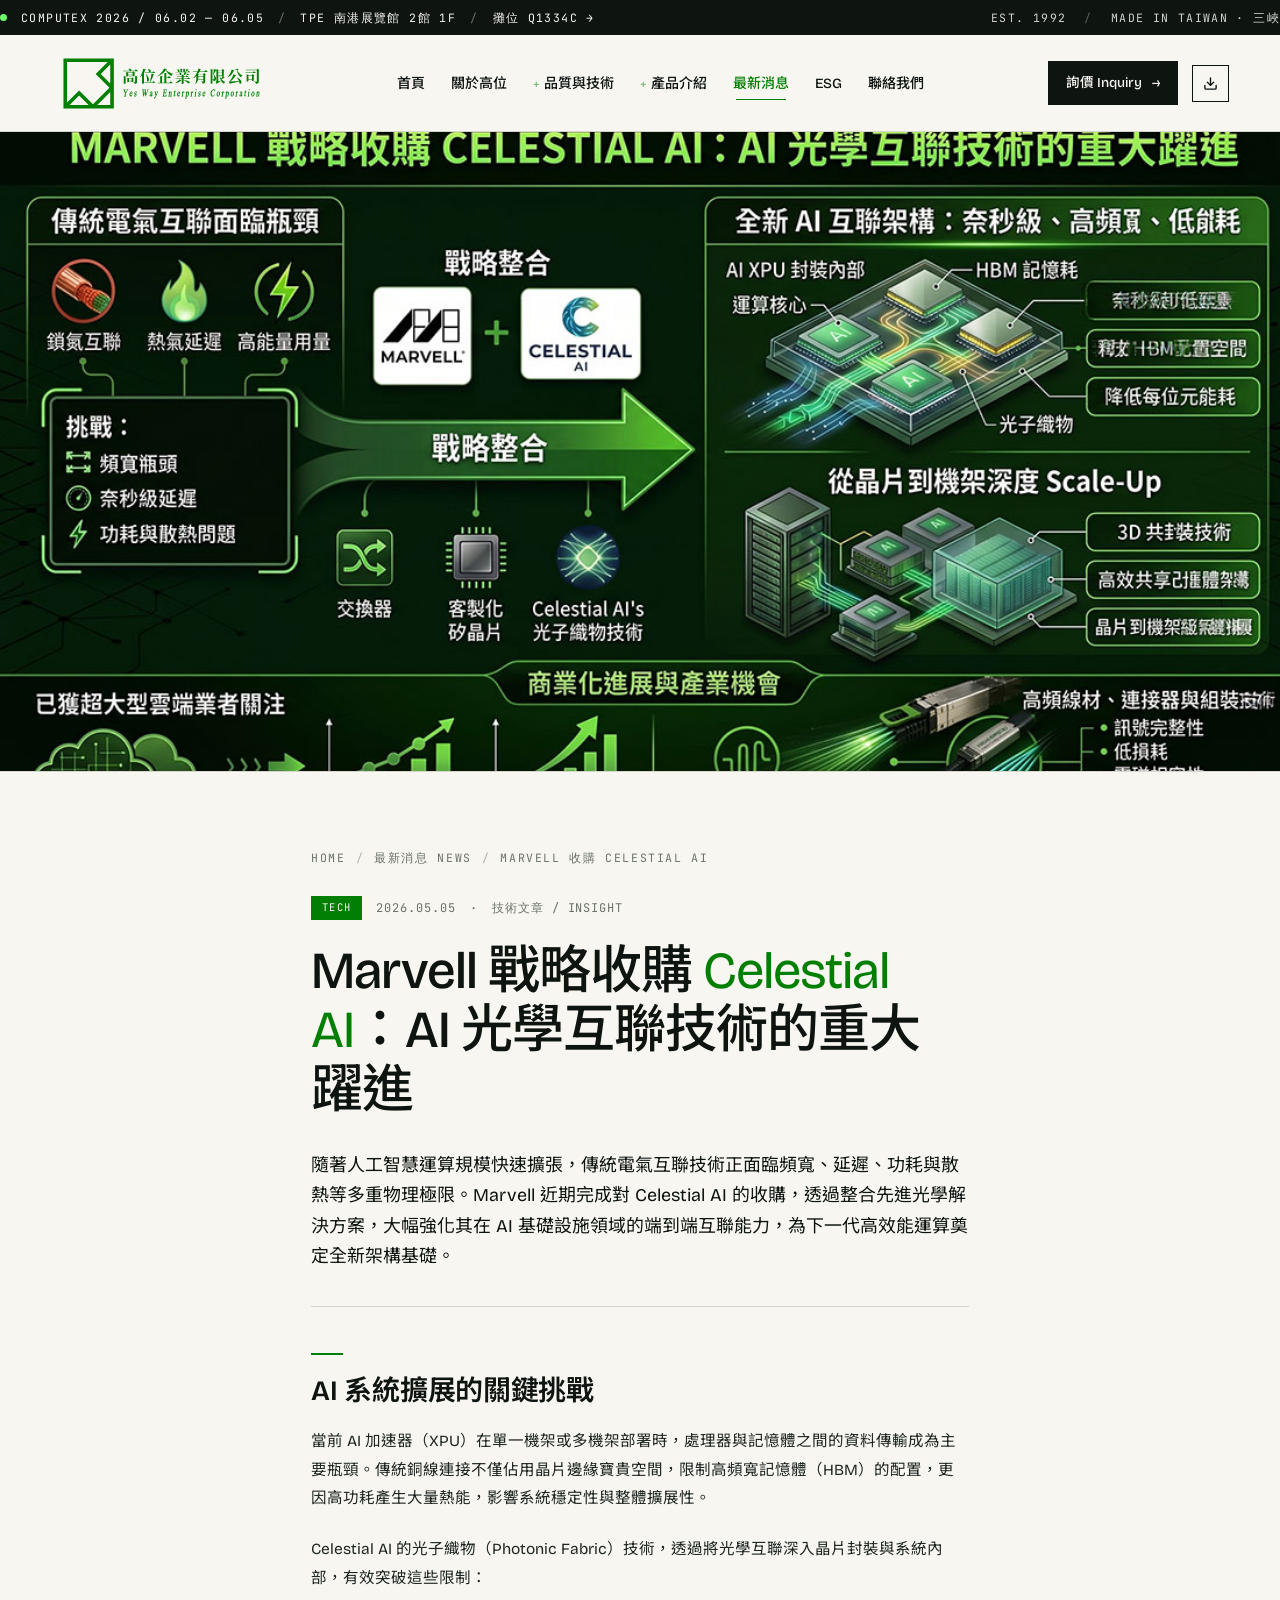
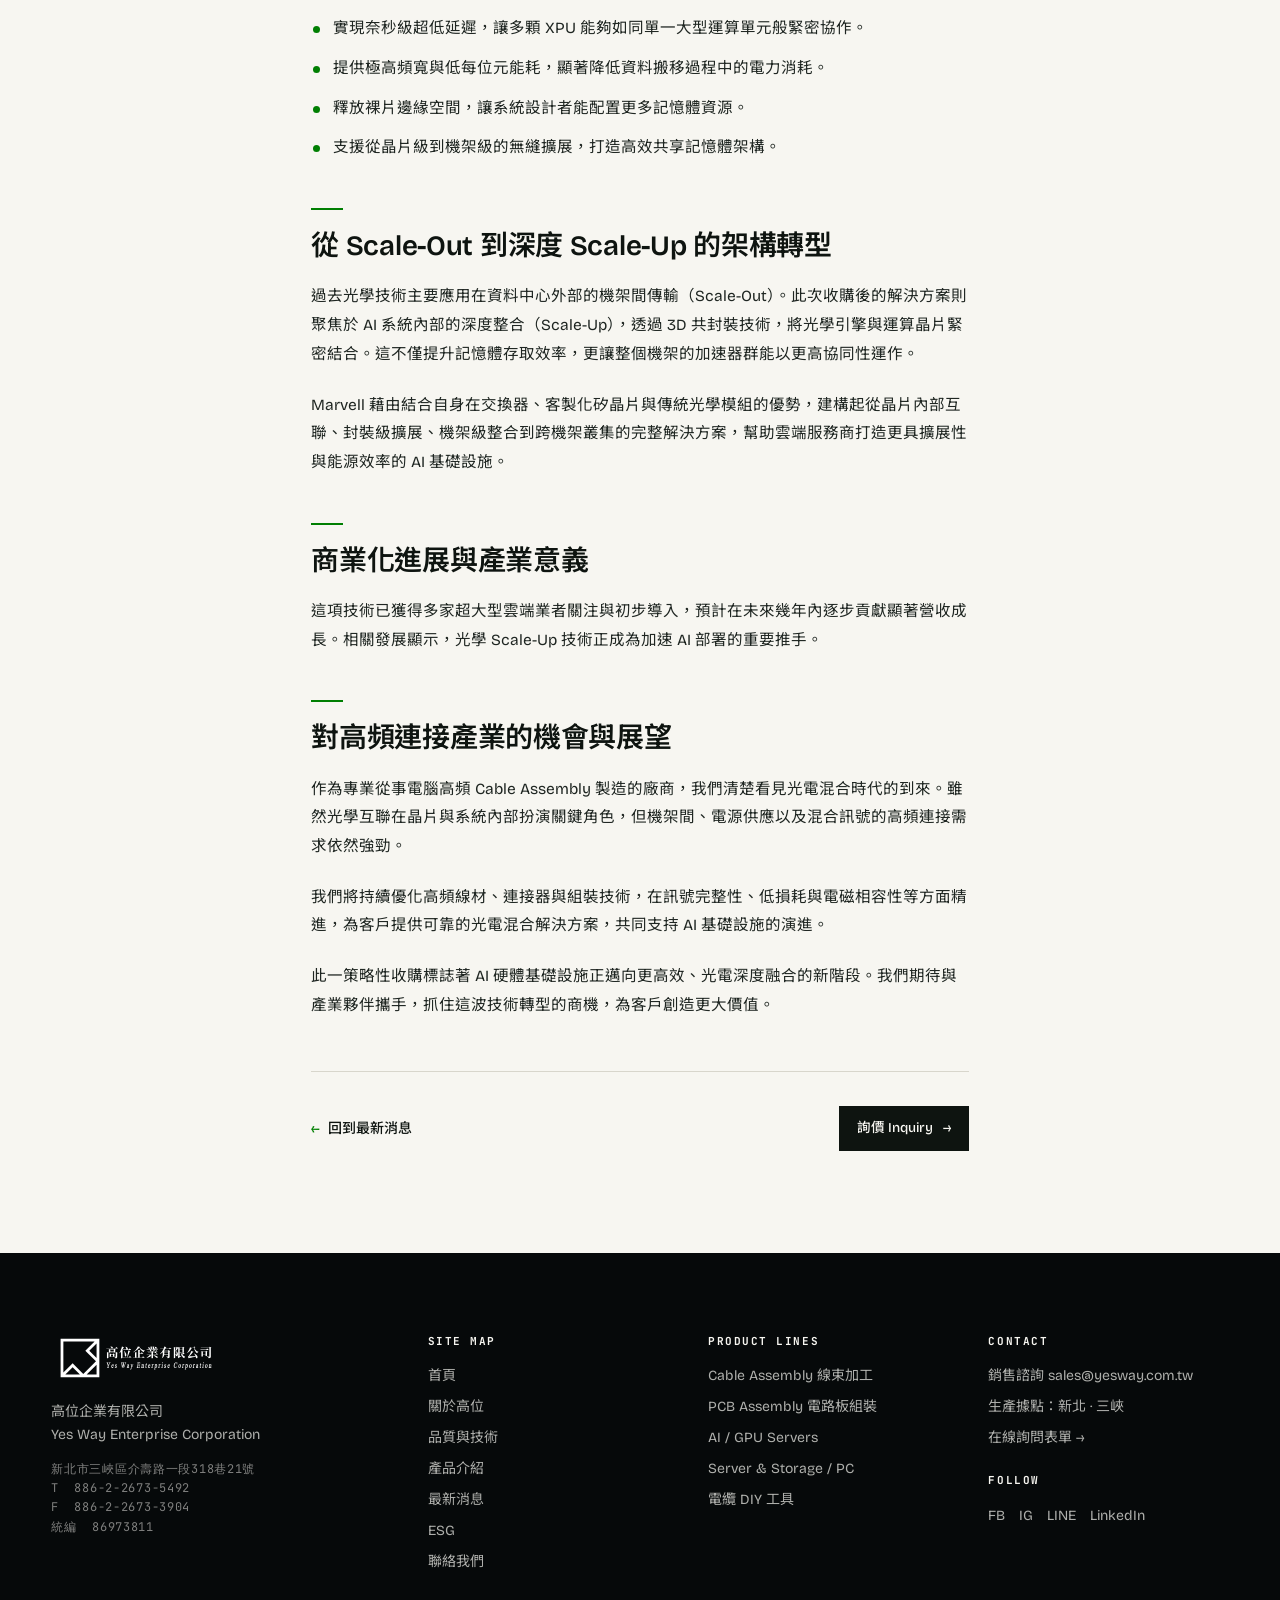
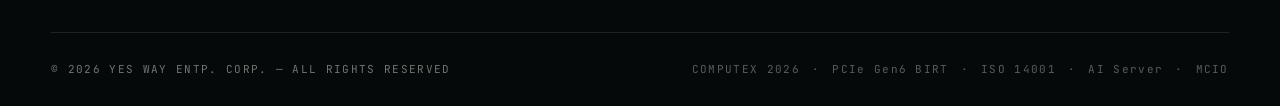
<file: news-20260505.html>
<!doctype html>
<html lang="zh-Hant">
<head>
<meta charset="utf-8" />
<meta name="viewport" content="width=device-width,initial-scale=1" />
<link rel="icon" type="image/svg+xml" href="favicon.svg">
<title>Marvell 戰略收購 Celestial AI：AI 光學互聯的重大躍進 — Yes Way 高位企業</title>
<meta name="description" content="Marvell 完成對 Celestial AI 的戰略收購，以光子織物（Photonic Fabric）技術推動 AI 系統從 Scale-Out 邁向深度 Scale-Up。高位企業（Yes Way）解析光電互聯趨勢與高頻 Cable Assembly 的機會。" />
<meta name="keywords" content="Marvell, Celestial AI, 光子織物, Photonic Fabric, AI 光學互聯, Scale-Up, 高頻 Cable Assembly, 高位企業, Yes Way" />

<link rel="preconnect" href="https://fonts.googleapis.com">
<link rel="preconnect" href="https://fonts.gstatic.com" crossorigin>
<link href="https://fonts.googleapis.com/css2?family=Bricolage+Grotesque:opsz,wght@12..96,300..800&family=JetBrains+Mono:wght@400;500;600;700&family=Noto+Sans+TC:wght@300;400;500;600;700;900&display=swap" rel="stylesheet">
<link rel="stylesheet" href="shared.css">
</head>
<body>

<!-- Top Bar -->
<div class="top-bar">
  <div class="container top-bar-track">
    <div class="top-bar-left">
      <span class="pulse"></span>
      <span>COMPUTEX 2026 / 06.02 — 06.05</span>
      <span class="sep">/</span>
      <span>TPE 南港展覽館 2館 1F</span>
      <span class="sep">/</span>
      <a href="news.html#computex-2026">攤位 Q1334C →</a>
    </div>
    <div class="top-bar-right">
      <span>EST. 1992</span>
      <span class="sep">/</span>
      <span>MADE IN TAIWAN · 三峽</span>
    </div>
  </div>
</div>

<!-- Header -->
<header class="site-header">
  <div class="container header-track">
    <a class="brand" href="index.html">
      <img src="images/logo/logo-yesway-green.svg" alt="Yes Way 高位企業" />
    </a>
    <input type="checkbox" id="nav-cb" class="nav-cb" hidden />
    <nav><ul class="nav">
      <li><a href="index.html">首頁</a></li>
      <li><a href="about.html">關於高位</a></li>
      <li class="has-sub"><a href="quality.html">品質與技術</a></li>
      <li class="has-sub"><a href="products.html">產品介紹</a></li>
      <li><a href="news.html" class="active">最新消息</a></li>
      <li><a href="esg.html">ESG</a></li>
      <li><a href="contact.html">聯絡我們</a></li>
    </ul></nav>
    <div class="header-actions">
      <button class="lang-switch"><span class="on">中</span><span>/</span><span>EN</span></button>
      <button class="btn-cta" onclick="location.href='contact.html#inquiry-form'">詢價 Inquiry <span class="arrow">→</span></button>
      <a class="btn-catalog" href="pdf/YesWay 32G FlatCable_CATALOUGE_V250509.pdf" target="_blank" rel="noopener" title="查看產品型錄" aria-label="開啟產品型錄 PDF">
        <svg width="15" height="15" viewBox="0 0 24 24" fill="none" stroke="currentColor" stroke-width="2.2" stroke-linecap="round" stroke-linejoin="round"><path d="M21 15v4a2 2 0 0 1-2 2H5a2 2 0 0 1-2-2v-4"/><polyline points="7 10 12 15 17 10"/><line x1="12" y1="15" x2="12" y2="3"/></svg>
        <span class="bc-label">查看產品型錄</span>
      </a>
      <label for="nav-cb" class="nav-toggle" aria-label="選單 Menu"><span></span><span></span><span></span></label>
    </div>
  </div>
</header>

<!-- Article hero -->
<div class="article-hero">
  <img src="images/news/20260505.jpg" alt="Marvell 收購 Celestial AI 光學互聯技術" />
</div>

<article class="article-wrap">
  <nav class="article-breadcrumb">
    <a href="index.html">HOME</a><span class="sep">/</span>
    <a href="news.html">最新消息 NEWS</a><span class="sep">/</span>
    <span>Marvell 收購 Celestial AI</span>
  </nav>

  <div class="article-meta">
    <span class="tag">TECH</span>
    <span>2026.05.05</span>
    <span>·</span>
    <span>技術文章 / INSIGHT</span>
  </div>

  <h1 class="article-title">Marvell 戰略收購 <em>Celestial AI</em>：AI 光學互聯技術的重大躍進</h1>

  <p class="article-lede">
    隨著人工智慧運算規模快速擴張，傳統電氣互聯技術正面臨頻寬、延遲、功耗與散熱等多重物理極限。Marvell 近期完成對 Celestial AI 的收購，透過整合先進光學解決方案，大幅強化其在 AI 基礎設施領域的端到端互聯能力，為下一代高效能運算奠定全新架構基礎。
  </p>

  <div class="article-body">
    <h2>AI 系統擴展的關鍵挑戰</h2>
    <p>當前 AI 加速器（XPU）在單一機架或多機架部署時，處理器與記憶體之間的資料傳輸成為主要瓶頸。傳統銅線連接不僅佔用晶片邊緣寶貴空間，限制高頻寬記憶體（HBM）的配置，更因高功耗產生大量熱能，影響系統穩定性與整體擴展性。</p>
    <p>Celestial AI 的光子織物（Photonic Fabric）技術，透過將光學互聯深入晶片封裝與系統內部，有效突破這些限制：</p>
    <ul>
      <li>實現奈秒級超低延遲，讓多顆 XPU 能夠如同單一大型運算單元般緊密協作。</li>
      <li>提供極高頻寬與低每位元能耗，顯著降低資料搬移過程中的電力消耗。</li>
      <li>釋放裸片邊緣空間，讓系統設計者能配置更多記憶體資源。</li>
      <li>支援從晶片級到機架級的無縫擴展，打造高效共享記憶體架構。</li>
    </ul>

    <h2>從 Scale-Out 到深度 Scale-Up 的架構轉型</h2>
    <p>過去光學技術主要應用在資料中心外部的機架間傳輸（Scale-Out）。此次收購後的解決方案則聚焦於 AI 系統內部的深度整合（Scale-Up），透過 3D 共封裝技術，將光學引擎與運算晶片緊密結合。這不僅提升記憶體存取效率，更讓整個機架的加速器群能以更高協同性運作。</p>
    <p>Marvell 藉由結合自身在交換器、客製化矽晶片與傳統光學模組的優勢，建構起從晶片內部互聯、封裝級擴展、機架級整合到跨機架叢集的完整解決方案，幫助雲端服務商打造更具擴展性與能源效率的 AI 基礎設施。</p>

    <h2>商業化進展與產業意義</h2>
    <p>這項技術已獲得多家超大型雲端業者關注與初步導入，預計在未來幾年內逐步貢獻顯著營收成長。相關發展顯示，光學 Scale-Up 技術正成為加速 AI 部署的重要推手。</p>

    <h2>對高頻連接產業的機會與展望</h2>
    <p>作為專業從事電腦高頻 Cable Assembly 製造的廠商，我們清楚看見光電混合時代的到來。雖然光學互聯在晶片與系統內部扮演關鍵角色，但機架間、電源供應以及混合訊號的高頻連接需求依然強勁。</p>
    <p>我們將持續優化高頻線材、連接器與組裝技術，在訊號完整性、低損耗與電磁相容性等方面精進，為客戶提供可靠的光電混合解決方案，共同支持 AI 基礎設施的演進。</p>
    <p>此一策略性收購標誌著 AI 硬體基礎設施正邁向更高效、光電深度融合的新階段。我們期待與產業夥伴攜手，抓住這波技術轉型的商機，為客戶創造更大價值。</p>
  </div>

  <div class="article-foot">
    <a class="article-back" href="news.html"><span class="arrow">←</span> 回到最新消息</a>
    <a class="btn-cta" href="contact.html#inquiry-form">詢價 Inquiry <span class="arrow">→</span></a>
  </div>
</article>

<!-- Footer -->
<footer class="footer">
  <div class="container">
    <div class="footer-grid">
      <div class="footer-brand">
        <img src="images/logo/logo-yesway-white.svg" alt="Yes Way" />
        <p>高位企業有限公司<br/>Yes Way Enterprise Corporation</p>
        <p style="margin-top:14px; font-family:'JetBrains Mono',monospace;font-size:12px;color:rgba(247,246,241,.5);letter-spacing:.06em;">
          新北市三峽區介壽路一段318巷21號<br/>
          T &nbsp;886-2-2673-5492<br/>
          F &nbsp;886-2-2673-3904<br/>
          統編 &nbsp;86973811
        </p>
      </div>
      <div>
        <h5>SITE MAP</h5>
        <ul>
          <li><a href="index.html">首頁</a></li>
          <li><a href="about.html">關於高位</a></li>
          <li><a href="quality.html">品質與技術</a></li>
          <li><a href="products.html">產品介紹</a></li>
          <li><a href="news.html">最新消息</a></li>
          <li><a href="esg.html">ESG</a></li>
          <li><a href="contact.html">聯絡我們</a></li>
        </ul>
      </div>
      <div>
        <h5>PRODUCT LINES</h5>
        <ul>
          <li><a href="products.html?cat=cable-assembly">Cable Assembly 線束加工</a></li>
          <li><a href="products.html?cat=pcb-assembly">PCB Assembly 電路板組裝</a></li>
          <li><a href="products.html?cat=ai-gpu-servers">AI / GPU Servers</a></li>
          <li><a href="products.html?cat=server-storage-pc">Server &amp; Storage / PC</a></li>
          <li><a href="products.html?cat=cable-diy-tooling">電纜 DIY 工具</a></li>
        </ul>
      </div>
      <div>
        <h5>CONTACT</h5>
        <ul>
          <li>銷售諮詢 <a href="mailto:sales@yesway.com.tw">sales@yesway.com.tw</a></li>
          <li>生產據點：新北 · 三峽</li>
          <li><a href="contact.html">在線詢問表單 →</a></li>
        </ul>
        <h5 style="margin-top:24px;">FOLLOW</h5>
        <ul style="display:flex;gap:14px;">
          <li><a href="#">FB</a></li>
          <li><a href="#">IG</a></li>
          <li><a href="#">LINE</a></li>
          <li><a href="#">LinkedIn</a></li>
        </ul>
      </div>
    </div>
    <div class="footer-bottom">
      <span>© 2026 YES WAY ENTP. CORP. — ALL RIGHTS RESERVED</span>
      <div class="seo">
        <span>COMPUTEX 2026</span><span>·</span>
        <span>PCIe Gen6 BIRT</span><span>·</span>
        <span>ISO 14001</span><span>·</span>
        <span>AI Server</span><span>·</span>
        <span>MCIO</span>
      </div>
    </div>
  </div>
</footer>

</body>
</html>
</file>
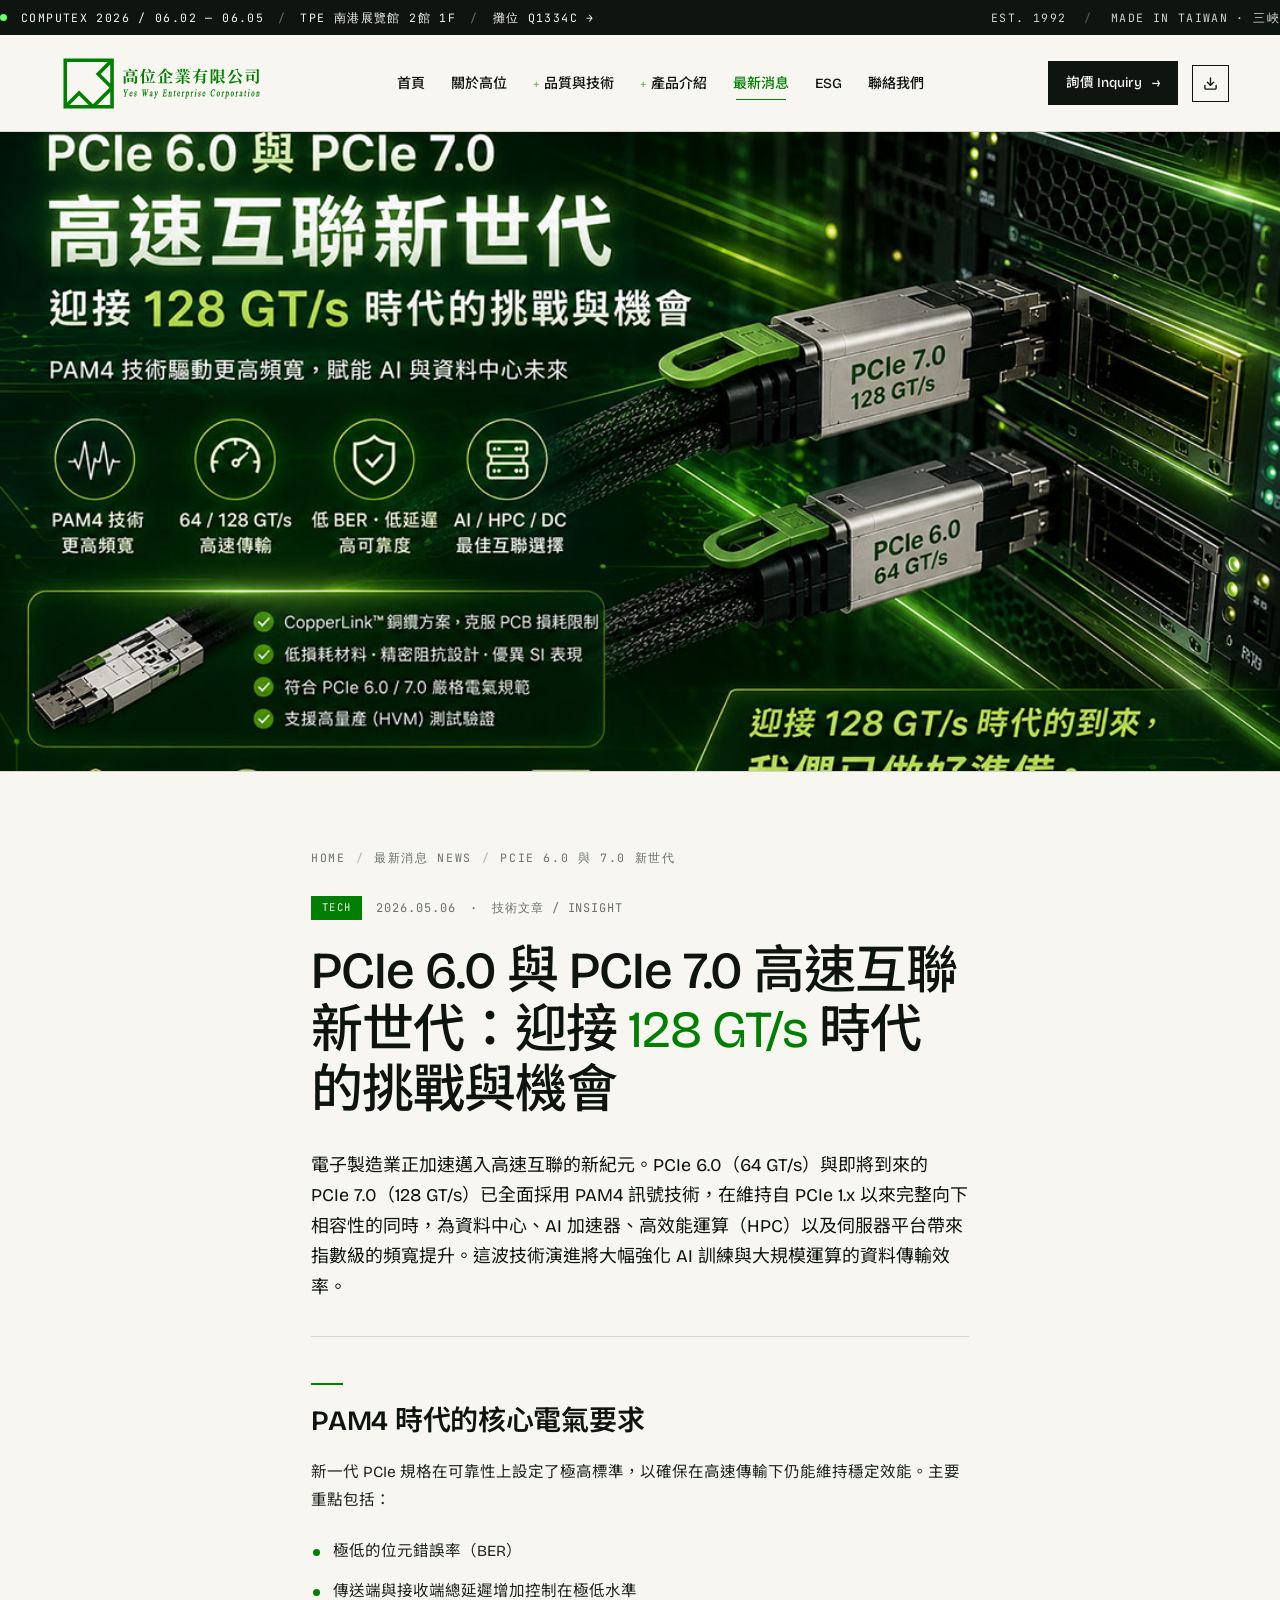
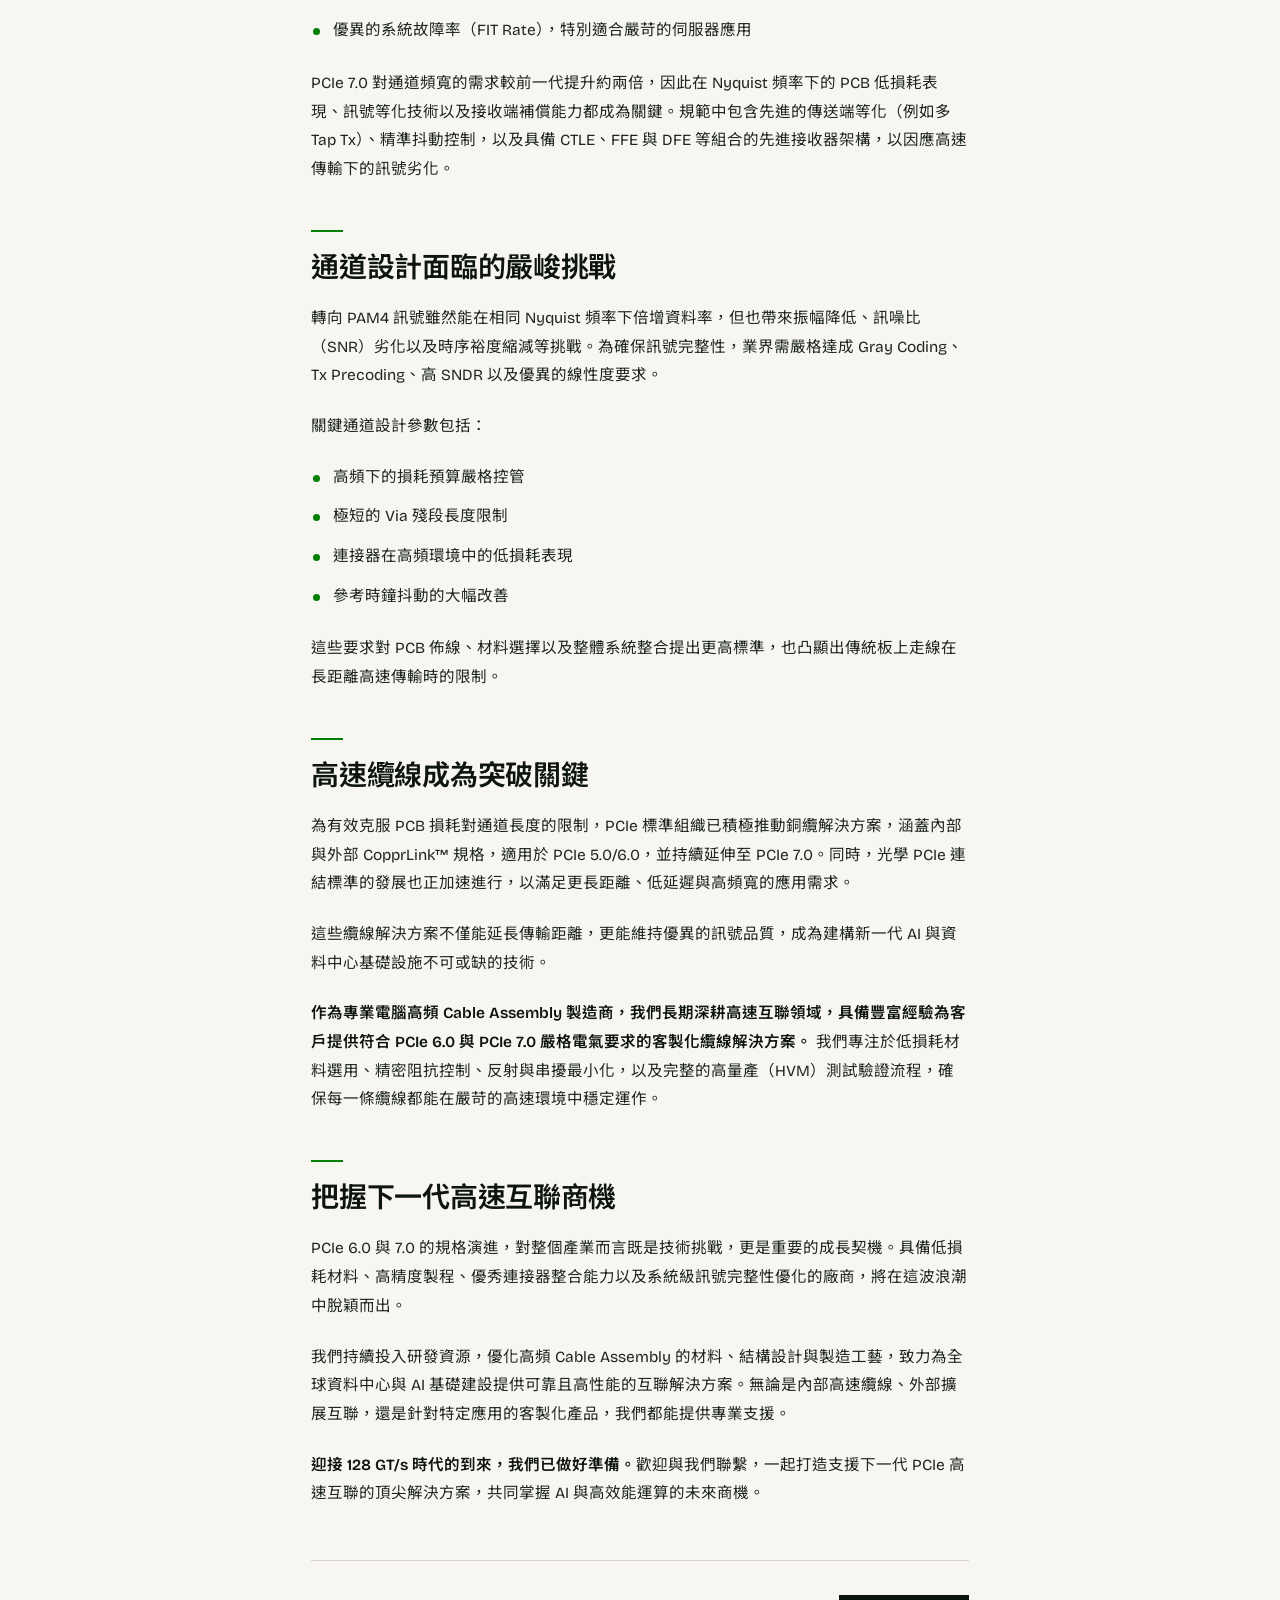
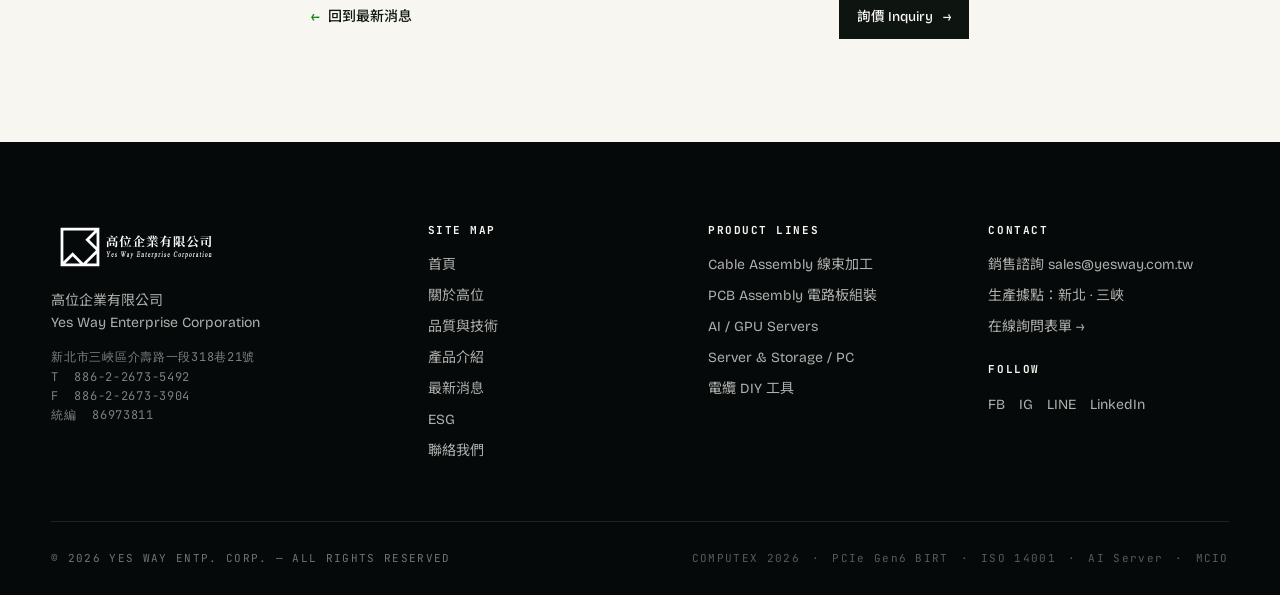
<file: news-20260506.html>
<!doctype html>
<html lang="zh-Hant">
<head>
<meta charset="utf-8" />
<meta name="viewport" content="width=device-width,initial-scale=1" />
<link rel="icon" type="image/svg+xml" href="favicon.svg">
<title>PCIe 6.0 與 7.0 高速互聯新世代：迎接 128 GT/s 時代 — Yes Way 高位企業</title>
<meta name="description" content="PCIe 6.0（64 GT/s）與 PCIe 7.0（128 GT/s）全面採用 PAM4 訊號技術。高位企業（Yes Way）解析 PAM4 時代的電氣要求、通道設計挑戰，以及高速纜線（CopprLink）如何成為突破關鍵。" />
<meta name="keywords" content="PCIe 6.0, PCIe 7.0, PAM4, 128 GT/s, CopprLink, 高速纜線, 訊號完整性, 高頻 Cable Assembly, 高位企業, Yes Way" />

<link rel="preconnect" href="https://fonts.googleapis.com">
<link rel="preconnect" href="https://fonts.gstatic.com" crossorigin>
<link href="https://fonts.googleapis.com/css2?family=Bricolage+Grotesque:opsz,wght@12..96,300..800&family=JetBrains+Mono:wght@400;500;600;700&family=Noto+Sans+TC:wght@300;400;500;600;700;900&display=swap" rel="stylesheet">
<link rel="stylesheet" href="shared.css">
</head>
<body>

<!-- Top Bar -->
<div class="top-bar">
  <div class="container top-bar-track">
    <div class="top-bar-left">
      <span class="pulse"></span>
      <span>COMPUTEX 2026 / 06.02 — 06.05</span>
      <span class="sep">/</span>
      <span>TPE 南港展覽館 2館 1F</span>
      <span class="sep">/</span>
      <a href="news.html#computex-2026">攤位 Q1334C →</a>
    </div>
    <div class="top-bar-right">
      <span>EST. 1992</span>
      <span class="sep">/</span>
      <span>MADE IN TAIWAN · 三峽</span>
    </div>
  </div>
</div>

<!-- Header -->
<header class="site-header">
  <div class="container header-track">
    <a class="brand" href="index.html">
      <img src="images/logo/logo-yesway-green.svg" alt="Yes Way 高位企業" />
    </a>
    <input type="checkbox" id="nav-cb" class="nav-cb" hidden />
    <nav><ul class="nav">
      <li><a href="index.html">首頁</a></li>
      <li><a href="about.html">關於高位</a></li>
      <li class="has-sub"><a href="quality.html">品質與技術</a></li>
      <li class="has-sub"><a href="products.html">產品介紹</a></li>
      <li><a href="news.html" class="active">最新消息</a></li>
      <li><a href="esg.html">ESG</a></li>
      <li><a href="contact.html">聯絡我們</a></li>
    </ul></nav>
    <div class="header-actions">
      <button class="lang-switch"><span class="on">中</span><span>/</span><span>EN</span></button>
      <button class="btn-cta" onclick="location.href='contact.html#inquiry-form'">詢價 Inquiry <span class="arrow">→</span></button>
      <a class="btn-catalog" href="pdf/YesWay 32G FlatCable_CATALOUGE_V250509.pdf" target="_blank" rel="noopener" title="查看產品型錄" aria-label="開啟產品型錄 PDF">
        <svg width="15" height="15" viewBox="0 0 24 24" fill="none" stroke="currentColor" stroke-width="2.2" stroke-linecap="round" stroke-linejoin="round"><path d="M21 15v4a2 2 0 0 1-2 2H5a2 2 0 0 1-2-2v-4"/><polyline points="7 10 12 15 17 10"/><line x1="12" y1="15" x2="12" y2="3"/></svg>
        <span class="bc-label">查看產品型錄</span>
      </a>
      <label for="nav-cb" class="nav-toggle" aria-label="選單 Menu"><span></span><span></span><span></span></label>
    </div>
  </div>
</header>

<!-- Article hero -->
<div class="article-hero">
  <img src="images/news/20260506.jpg" alt="PCIe 6.0 與 PCIe 7.0 高速互聯與 PAM4 訊號技術" />
</div>

<article class="article-wrap">
  <nav class="article-breadcrumb">
    <a href="index.html">HOME</a><span class="sep">/</span>
    <a href="news.html">最新消息 NEWS</a><span class="sep">/</span>
    <span>PCIe 6.0 與 7.0 新世代</span>
  </nav>

  <div class="article-meta">
    <span class="tag">TECH</span>
    <span>2026.05.06</span>
    <span>·</span>
    <span>技術文章 / INSIGHT</span>
  </div>

  <h1 class="article-title">PCIe 6.0 與 PCIe 7.0 高速互聯新世代：迎接 <em>128 GT/s</em> 時代的挑戰與機會</h1>

  <p class="article-lede">
    電子製造業正加速邁入高速互聯的新紀元。PCIe 6.0（64 GT/s）與即將到來的 PCIe 7.0（128 GT/s）已全面採用 PAM4 訊號技術，在維持自 PCIe 1.x 以來完整向下相容性的同時，為資料中心、AI 加速器、高效能運算（HPC）以及伺服器平台帶來指數級的頻寬提升。這波技術演進將大幅強化 AI 訓練與大規模運算的資料傳輸效率。
  </p>

  <div class="article-body">
    <h2>PAM4 時代的核心電氣要求</h2>
    <p>新一代 PCIe 規格在可靠性上設定了極高標準，以確保在高速傳輸下仍能維持穩定效能。主要重點包括：</p>
    <ul>
      <li>極低的位元錯誤率（BER）</li>
      <li>傳送端與接收端總延遲增加控制在極低水準</li>
      <li>優異的系統故障率（FIT Rate），特別適合嚴苛的伺服器應用</li>
    </ul>
    <p>PCIe 7.0 對通道頻寬的需求較前一代提升約兩倍，因此在 Nyquist 頻率下的 PCB 低損耗表現、訊號等化技術以及接收端補償能力都成為關鍵。規範中包含先進的傳送端等化（例如多 Tap Tx）、精準抖動控制，以及具備 CTLE、FFE 與 DFE 等組合的先進接收器架構，以因應高速傳輸下的訊號劣化。</p>

    <h2>通道設計面臨的嚴峻挑戰</h2>
    <p>轉向 PAM4 訊號雖然能在相同 Nyquist 頻率下倍增資料率，但也帶來振幅降低、訊噪比（SNR）劣化以及時序裕度縮減等挑戰。為確保訊號完整性，業界需嚴格達成 Gray Coding、Tx Precoding、高 SNDR 以及優異的線性度要求。</p>
    <p>關鍵通道設計參數包括：</p>
    <ul>
      <li>高頻下的損耗預算嚴格控管</li>
      <li>極短的 Via 殘段長度限制</li>
      <li>連接器在高頻環境中的低損耗表現</li>
      <li>參考時鐘抖動的大幅改善</li>
    </ul>
    <p>這些要求對 PCB 佈線、材料選擇以及整體系統整合提出更高標準，也凸顯出傳統板上走線在長距離高速傳輸時的限制。</p>

    <h2>高速纜線成為突破關鍵</h2>
    <p>為有效克服 PCB 損耗對通道長度的限制，PCIe 標準組織已積極推動銅纜解決方案，涵蓋內部與外部 CopprLink™ 規格，適用於 PCIe 5.0/6.0，並持續延伸至 PCIe 7.0。同時，光學 PCIe 連結標準的發展也正加速進行，以滿足更長距離、低延遲與高頻寬的應用需求。</p>
    <p>這些纜線解決方案不僅能延長傳輸距離，更能維持優異的訊號品質，成為建構新一代 AI 與資料中心基礎設施不可或缺的技術。</p>
    <p><strong>作為專業電腦高頻 Cable Assembly 製造商，我們長期深耕高速互聯領域，具備豐富經驗為客戶提供符合 PCIe 6.0 與 PCIe 7.0 嚴格電氣要求的客製化纜線解決方案。</strong> 我們專注於低損耗材料選用、精密阻抗控制、反射與串擾最小化，以及完整的高量產（HVM）測試驗證流程，確保每一條纜線都能在嚴苛的高速環境中穩定運作。</p>

    <h2>把握下一代高速互聯商機</h2>
    <p>PCIe 6.0 與 7.0 的規格演進，對整個產業而言既是技術挑戰，更是重要的成長契機。具備低損耗材料、高精度製程、優秀連接器整合能力以及系統級訊號完整性優化的廠商，將在這波浪潮中脫穎而出。</p>
    <p>我們持續投入研發資源，優化高頻 Cable Assembly 的材料、結構設計與製造工藝，致力為全球資料中心與 AI 基礎建設提供可靠且高性能的互聯解決方案。無論是內部高速纜線、外部擴展互聯，還是針對特定應用的客製化產品，我們都能提供專業支援。</p>
    <p><strong>迎接 128 GT/s 時代的到來，我們已做好準備。</strong>歡迎與我們聯繫，一起打造支援下一代 PCIe 高速互聯的頂尖解決方案，共同掌握 AI 與高效能運算的未來商機。</p>
  </div>

  <div class="article-foot">
    <a class="article-back" href="news.html"><span class="arrow">←</span> 回到最新消息</a>
    <a class="btn-cta" href="contact.html#inquiry-form">詢價 Inquiry <span class="arrow">→</span></a>
  </div>
</article>

<!-- Footer -->
<footer class="footer">
  <div class="container">
    <div class="footer-grid">
      <div class="footer-brand">
        <img src="images/logo/logo-yesway-white.svg" alt="Yes Way" />
        <p>高位企業有限公司<br/>Yes Way Enterprise Corporation</p>
        <p style="margin-top:14px; font-family:'JetBrains Mono',monospace;font-size:12px;color:rgba(247,246,241,.5);letter-spacing:.06em;">
          新北市三峽區介壽路一段318巷21號<br/>
          T &nbsp;886-2-2673-5492<br/>
          F &nbsp;886-2-2673-3904<br/>
          統編 &nbsp;86973811
        </p>
      </div>
      <div>
        <h5>SITE MAP</h5>
        <ul>
          <li><a href="index.html">首頁</a></li>
          <li><a href="about.html">關於高位</a></li>
          <li><a href="quality.html">品質與技術</a></li>
          <li><a href="products.html">產品介紹</a></li>
          <li><a href="news.html">最新消息</a></li>
          <li><a href="esg.html">ESG</a></li>
          <li><a href="contact.html">聯絡我們</a></li>
        </ul>
      </div>
      <div>
        <h5>PRODUCT LINES</h5>
        <ul>
          <li><a href="products.html?cat=cable-assembly">Cable Assembly 線束加工</a></li>
          <li><a href="products.html?cat=pcb-assembly">PCB Assembly 電路板組裝</a></li>
          <li><a href="products.html?cat=ai-gpu-servers">AI / GPU Servers</a></li>
          <li><a href="products.html?cat=server-storage-pc">Server &amp; Storage / PC</a></li>
          <li><a href="products.html?cat=cable-diy-tooling">電纜 DIY 工具</a></li>
        </ul>
      </div>
      <div>
        <h5>CONTACT</h5>
        <ul>
          <li>銷售諮詢 <a href="mailto:sales@yesway.com.tw">sales@yesway.com.tw</a></li>
          <li>生產據點：新北 · 三峽</li>
          <li><a href="contact.html">在線詢問表單 →</a></li>
        </ul>
        <h5 style="margin-top:24px;">FOLLOW</h5>
        <ul style="display:flex;gap:14px;">
          <li><a href="#">FB</a></li>
          <li><a href="#">IG</a></li>
          <li><a href="#">LINE</a></li>
          <li><a href="#">LinkedIn</a></li>
        </ul>
      </div>
    </div>
    <div class="footer-bottom">
      <span>© 2026 YES WAY ENTP. CORP. — ALL RIGHTS RESERVED</span>
      <div class="seo">
        <span>COMPUTEX 2026</span><span>·</span>
        <span>PCIe Gen6 BIRT</span><span>·</span>
        <span>ISO 14001</span><span>·</span>
        <span>AI Server</span><span>·</span>
        <span>MCIO</span>
      </div>
    </div>
  </div>
</footer>

</body>
</html>
</file>
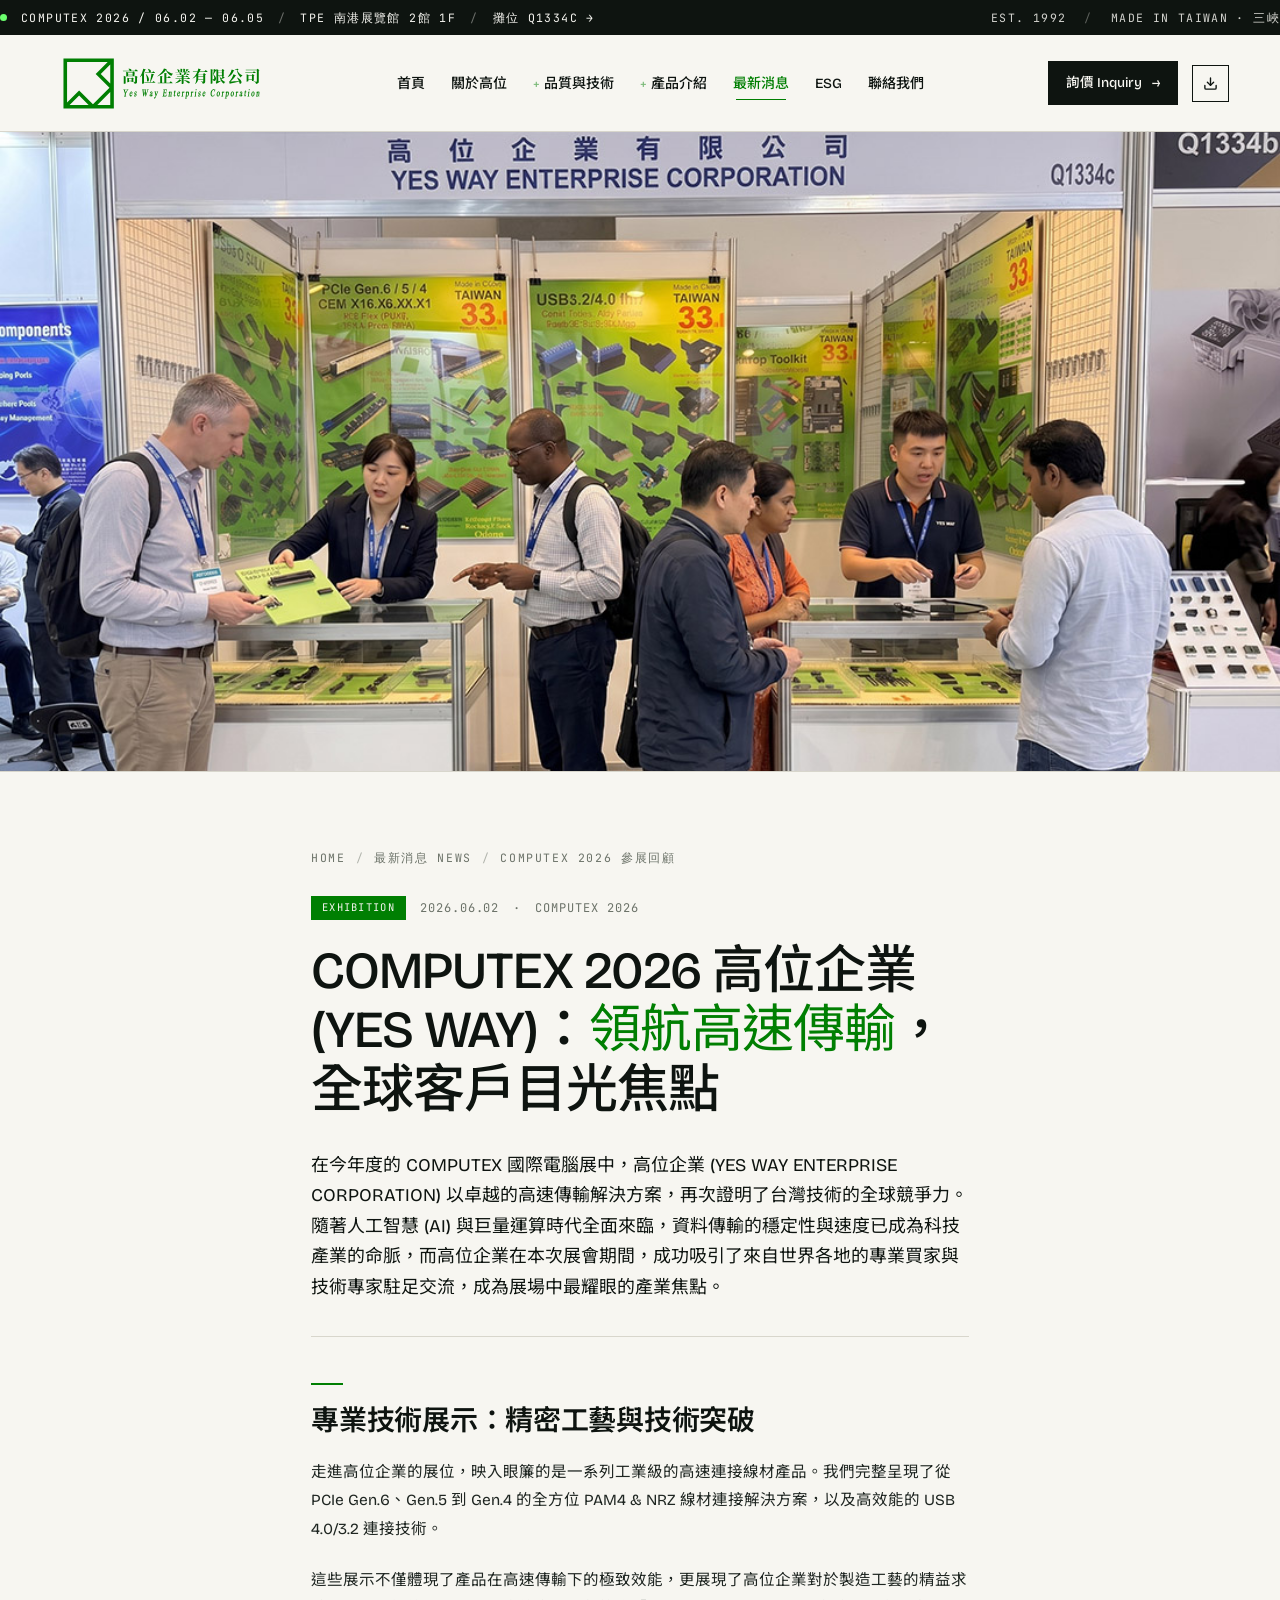
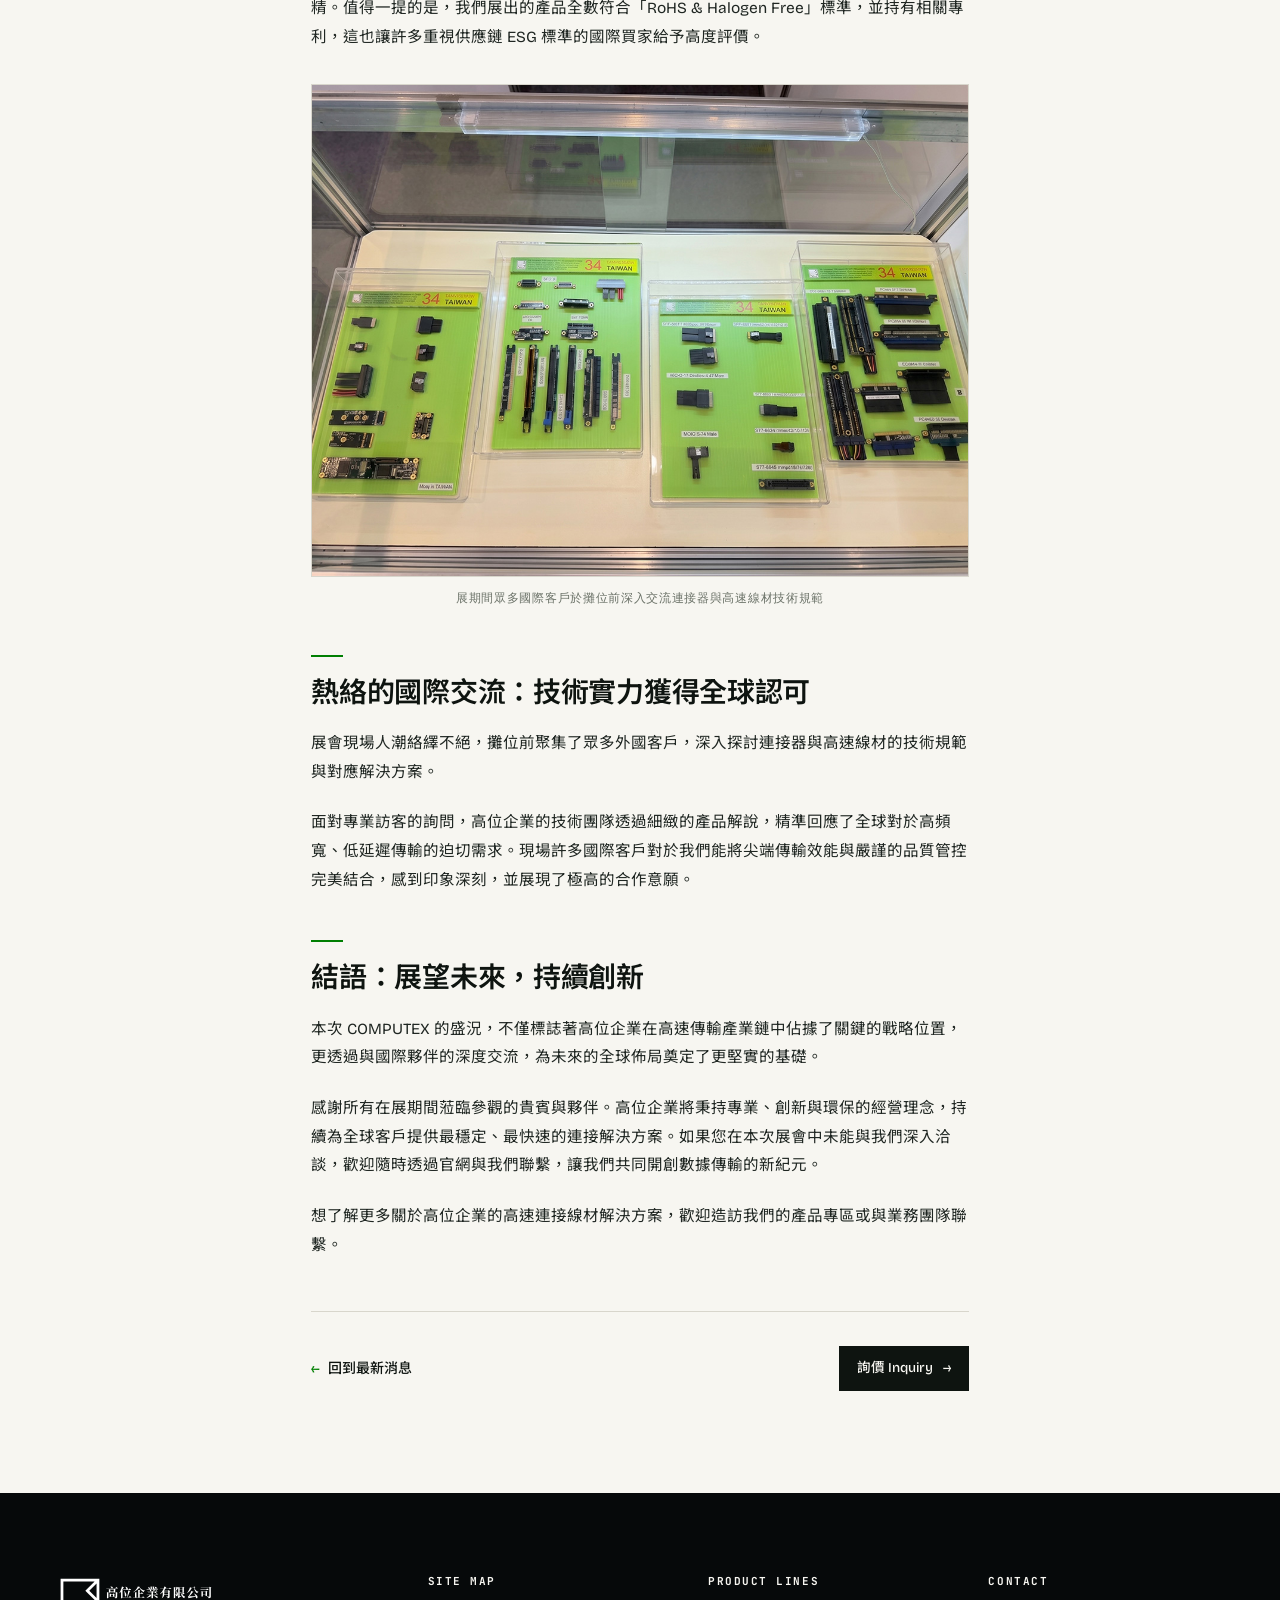
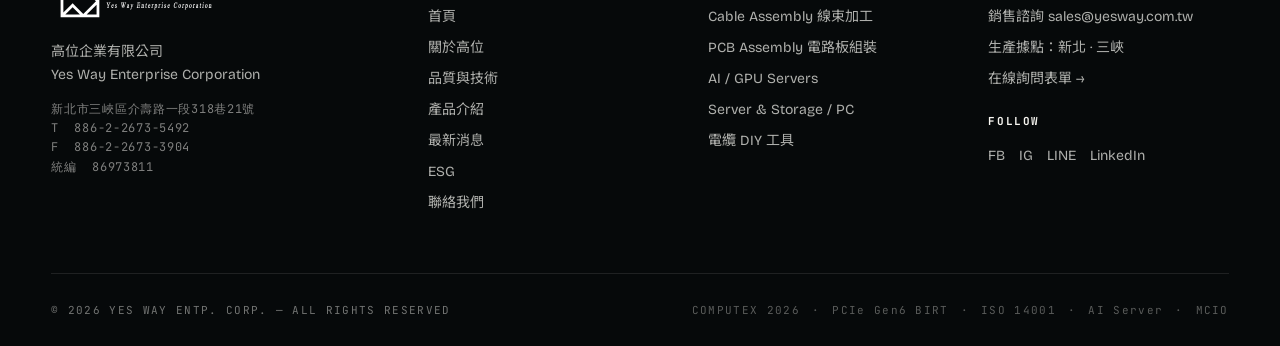
<file: news-20260602.html>
<!doctype html>
<html lang="zh-Hant">
<head>
<meta charset="utf-8" />
<meta name="viewport" content="width=device-width,initial-scale=1" />
<link rel="icon" type="image/svg+xml" href="favicon.svg">
<title>COMPUTEX 2026 高位企業：領航高速傳輸，全球客戶目光焦點 — Yes Way</title>
<meta name="description" content="COMPUTEX 2026 回顧：高位企業（YES WAY）以 PCIe Gen.6 / Gen.5 / Gen.4 PAM4 & NRZ 與 USB 4.0/3.2 高速線材方案，吸引全球專業買家駐足，成為展場焦點。產品全數符合 RoHS & Halogen Free 標準。" />
<meta name="keywords" content="COMPUTEX 2026, 高位企業, Yes Way, 高速傳輸, PCIe Gen6, USB 4.0, PAM4, RoHS, Halogen Free, 展覽" />

<link rel="preconnect" href="https://fonts.googleapis.com">
<link rel="preconnect" href="https://fonts.gstatic.com" crossorigin>
<link href="https://fonts.googleapis.com/css2?family=Bricolage+Grotesque:opsz,wght@12..96,300..800&family=JetBrains+Mono:wght@400;500;600;700&family=Noto+Sans+TC:wght@300;400;500;600;700;900&display=swap" rel="stylesheet">
<link rel="stylesheet" href="shared.css">
</head>
<body>

<!-- Top Bar -->
<div class="top-bar">
  <div class="container top-bar-track">
    <div class="top-bar-left">
      <span class="pulse"></span>
      <span>COMPUTEX 2026 / 06.02 — 06.05</span>
      <span class="sep">/</span>
      <span>TPE 南港展覽館 2館 1F</span>
      <span class="sep">/</span>
      <a href="news.html#computex-2026">攤位 Q1334C →</a>
    </div>
    <div class="top-bar-right">
      <span>EST. 1992</span>
      <span class="sep">/</span>
      <span>MADE IN TAIWAN · 三峽</span>
    </div>
  </div>
</div>

<!-- Header -->
<header class="site-header">
  <div class="container header-track">
    <a class="brand" href="index.html">
      <img src="images/logo/logo-yesway-green.svg" alt="Yes Way 高位企業" />
    </a>
    <input type="checkbox" id="nav-cb" class="nav-cb" hidden />
    <nav><ul class="nav">
      <li><a href="index.html">首頁</a></li>
      <li><a href="about.html">關於高位</a></li>
      <li class="has-sub"><a href="quality.html">品質與技術</a></li>
      <li class="has-sub"><a href="products.html">產品介紹</a></li>
      <li><a href="news.html" class="active">最新消息</a></li>
      <li><a href="esg.html">ESG</a></li>
      <li><a href="contact.html">聯絡我們</a></li>
    </ul></nav>
    <div class="header-actions">
      <button class="lang-switch"><span class="on">中</span><span>/</span><span>EN</span></button>
      <button class="btn-cta" onclick="location.href='contact.html#inquiry-form'">詢價 Inquiry <span class="arrow">→</span></button>
      <a class="btn-catalog" href="pdf/YesWay 32G FlatCable_CATALOUGE_V250509.pdf" target="_blank" rel="noopener" title="查看產品型錄" aria-label="開啟產品型錄 PDF">
        <svg width="15" height="15" viewBox="0 0 24 24" fill="none" stroke="currentColor" stroke-width="2.2" stroke-linecap="round" stroke-linejoin="round"><path d="M21 15v4a2 2 0 0 1-2 2H5a2 2 0 0 1-2-2v-4"/><polyline points="7 10 12 15 17 10"/><line x1="12" y1="15" x2="12" y2="3"/></svg>
        <span class="bc-label">查看產品型錄</span>
      </a>
      <label for="nav-cb" class="nav-toggle" aria-label="選單 Menu"><span></span><span></span><span></span></label>
    </div>
  </div>
</header>

<!-- Article hero -->
<div class="article-hero">
  <img src="images/news/20260602-1.jpg" alt="COMPUTEX 2026 高位企業展位高速傳輸線材展示" />
</div>

<article class="article-wrap">
  <nav class="article-breadcrumb">
    <a href="index.html">HOME</a><span class="sep">/</span>
    <a href="news.html">最新消息 NEWS</a><span class="sep">/</span>
    <span>COMPUTEX 2026 參展回顧</span>
  </nav>

  <div class="article-meta">
    <span class="tag">EXHIBITION</span>
    <span>2026.06.02</span>
    <span>·</span>
    <span>COMPUTEX 2026</span>
  </div>

  <h1 class="article-title">COMPUTEX 2026 高位企業 (YES WAY)：<em>領航高速傳輸</em>，全球客戶目光焦點</h1>

  <p class="article-lede">
    在今年度的 COMPUTEX 國際電腦展中，高位企業 (YES WAY ENTERPRISE CORPORATION) 以卓越的高速傳輸解決方案，再次證明了台灣技術的全球競爭力。隨著人工智慧 (AI) 與巨量運算時代全面來臨，資料傳輸的穩定性與速度已成為科技產業的命脈，而高位企業在本次展會期間，成功吸引了來自世界各地的專業買家與技術專家駐足交流，成為展場中最耀眼的產業焦點。
  </p>

  <div class="article-body">
    <h2>專業技術展示：精密工藝與技術突破</h2>
    <p>走進高位企業的展位，映入眼簾的是一系列工業級的高速連接線材產品。我們完整呈現了從 PCIe Gen.6、Gen.5 到 Gen.4 的全方位 PAM4 &amp; NRZ 線材連接解決方案，以及高效能的 USB 4.0/3.2 連接技術。</p>
    <p>這些展示不僅體現了產品在高速傳輸下的極致效能，更展現了高位企業對於製造工藝的精益求精。值得一提的是，我們展出的產品全數符合「RoHS &amp; Halogen Free」標準，並持有相關專利，這也讓許多重視供應鏈 ESG 標準的國際買家給予高度評價。</p>

    <figure class="inline-img">
      <img src="images/news/20260602-2.jpg" alt="COMPUTEX 2026 高位企業攤位國際客戶交流實況" />
      <figcaption>展期間眾多國際客戶於攤位前深入交流連接器與高速線材技術規範</figcaption>
    </figure>

    <h2>熱絡的國際交流：技術實力獲得全球認可</h2>
    <p>展會現場人潮絡繹不絕，攤位前聚集了眾多外國客戶，深入探討連接器與高速線材的技術規範與對應解決方案。</p>
    <p>面對專業訪客的詢問，高位企業的技術團隊透過細緻的產品解說，精準回應了全球對於高頻寬、低延遲傳輸的迫切需求。現場許多國際客戶對於我們能將尖端傳輸效能與嚴謹的品質管控完美結合，感到印象深刻，並展現了極高的合作意願。</p>

    <h2>結語：展望未來，持續創新</h2>
    <p>本次 COMPUTEX 的盛況，不僅標誌著高位企業在高速傳輸產業鏈中佔據了關鍵的戰略位置，更透過與國際夥伴的深度交流，為未來的全球佈局奠定了更堅實的基礎。</p>
    <p>感謝所有在展期間蒞臨參觀的貴賓與夥伴。高位企業將秉持專業、創新與環保的經營理念，持續為全球客戶提供最穩定、最快速的連接解決方案。如果您在本次展會中未能與我們深入洽談，歡迎隨時透過官網與我們聯繫，讓我們共同開創數據傳輸的新紀元。</p>
    <p>想了解更多關於高位企業的高速連接線材解決方案，歡迎造訪我們的產品專區或與業務團隊聯繫。</p>
  </div>

  <div class="article-foot">
    <a class="article-back" href="news.html"><span class="arrow">←</span> 回到最新消息</a>
    <a class="btn-cta" href="contact.html#inquiry-form">詢價 Inquiry <span class="arrow">→</span></a>
  </div>
</article>

<!-- Footer -->
<footer class="footer">
  <div class="container">
    <div class="footer-grid">
      <div class="footer-brand">
        <img src="images/logo/logo-yesway-white.svg" alt="Yes Way" />
        <p>高位企業有限公司<br/>Yes Way Enterprise Corporation</p>
        <p style="margin-top:14px; font-family:'JetBrains Mono',monospace;font-size:12px;color:rgba(247,246,241,.5);letter-spacing:.06em;">
          新北市三峽區介壽路一段318巷21號<br/>
          T &nbsp;886-2-2673-5492<br/>
          F &nbsp;886-2-2673-3904<br/>
          統編 &nbsp;86973811
        </p>
      </div>
      <div>
        <h5>SITE MAP</h5>
        <ul>
          <li><a href="index.html">首頁</a></li>
          <li><a href="about.html">關於高位</a></li>
          <li><a href="quality.html">品質與技術</a></li>
          <li><a href="products.html">產品介紹</a></li>
          <li><a href="news.html">最新消息</a></li>
          <li><a href="esg.html">ESG</a></li>
          <li><a href="contact.html">聯絡我們</a></li>
        </ul>
      </div>
      <div>
        <h5>PRODUCT LINES</h5>
        <ul>
          <li><a href="products.html?cat=cable-assembly">Cable Assembly 線束加工</a></li>
          <li><a href="products.html?cat=pcb-assembly">PCB Assembly 電路板組裝</a></li>
          <li><a href="products.html?cat=ai-gpu-servers">AI / GPU Servers</a></li>
          <li><a href="products.html?cat=server-storage-pc">Server &amp; Storage / PC</a></li>
          <li><a href="products.html?cat=cable-diy-tooling">電纜 DIY 工具</a></li>
        </ul>
      </div>
      <div>
        <h5>CONTACT</h5>
        <ul>
          <li>銷售諮詢 <a href="mailto:sales@yesway.com.tw">sales@yesway.com.tw</a></li>
          <li>生產據點：新北 · 三峽</li>
          <li><a href="contact.html">在線詢問表單 →</a></li>
        </ul>
        <h5 style="margin-top:24px;">FOLLOW</h5>
        <ul style="display:flex;gap:14px;">
          <li><a href="#">FB</a></li>
          <li><a href="#">IG</a></li>
          <li><a href="#">LINE</a></li>
          <li><a href="#">LinkedIn</a></li>
        </ul>
      </div>
    </div>
    <div class="footer-bottom">
      <span>© 2026 YES WAY ENTP. CORP. — ALL RIGHTS RESERVED</span>
      <div class="seo">
        <span>COMPUTEX 2026</span><span>·</span>
        <span>PCIe Gen6 BIRT</span><span>·</span>
        <span>ISO 14001</span><span>·</span>
        <span>AI Server</span><span>·</span>
        <span>MCIO</span>
      </div>
    </div>
  </div>
</footer>

</body>
</html>
</file>
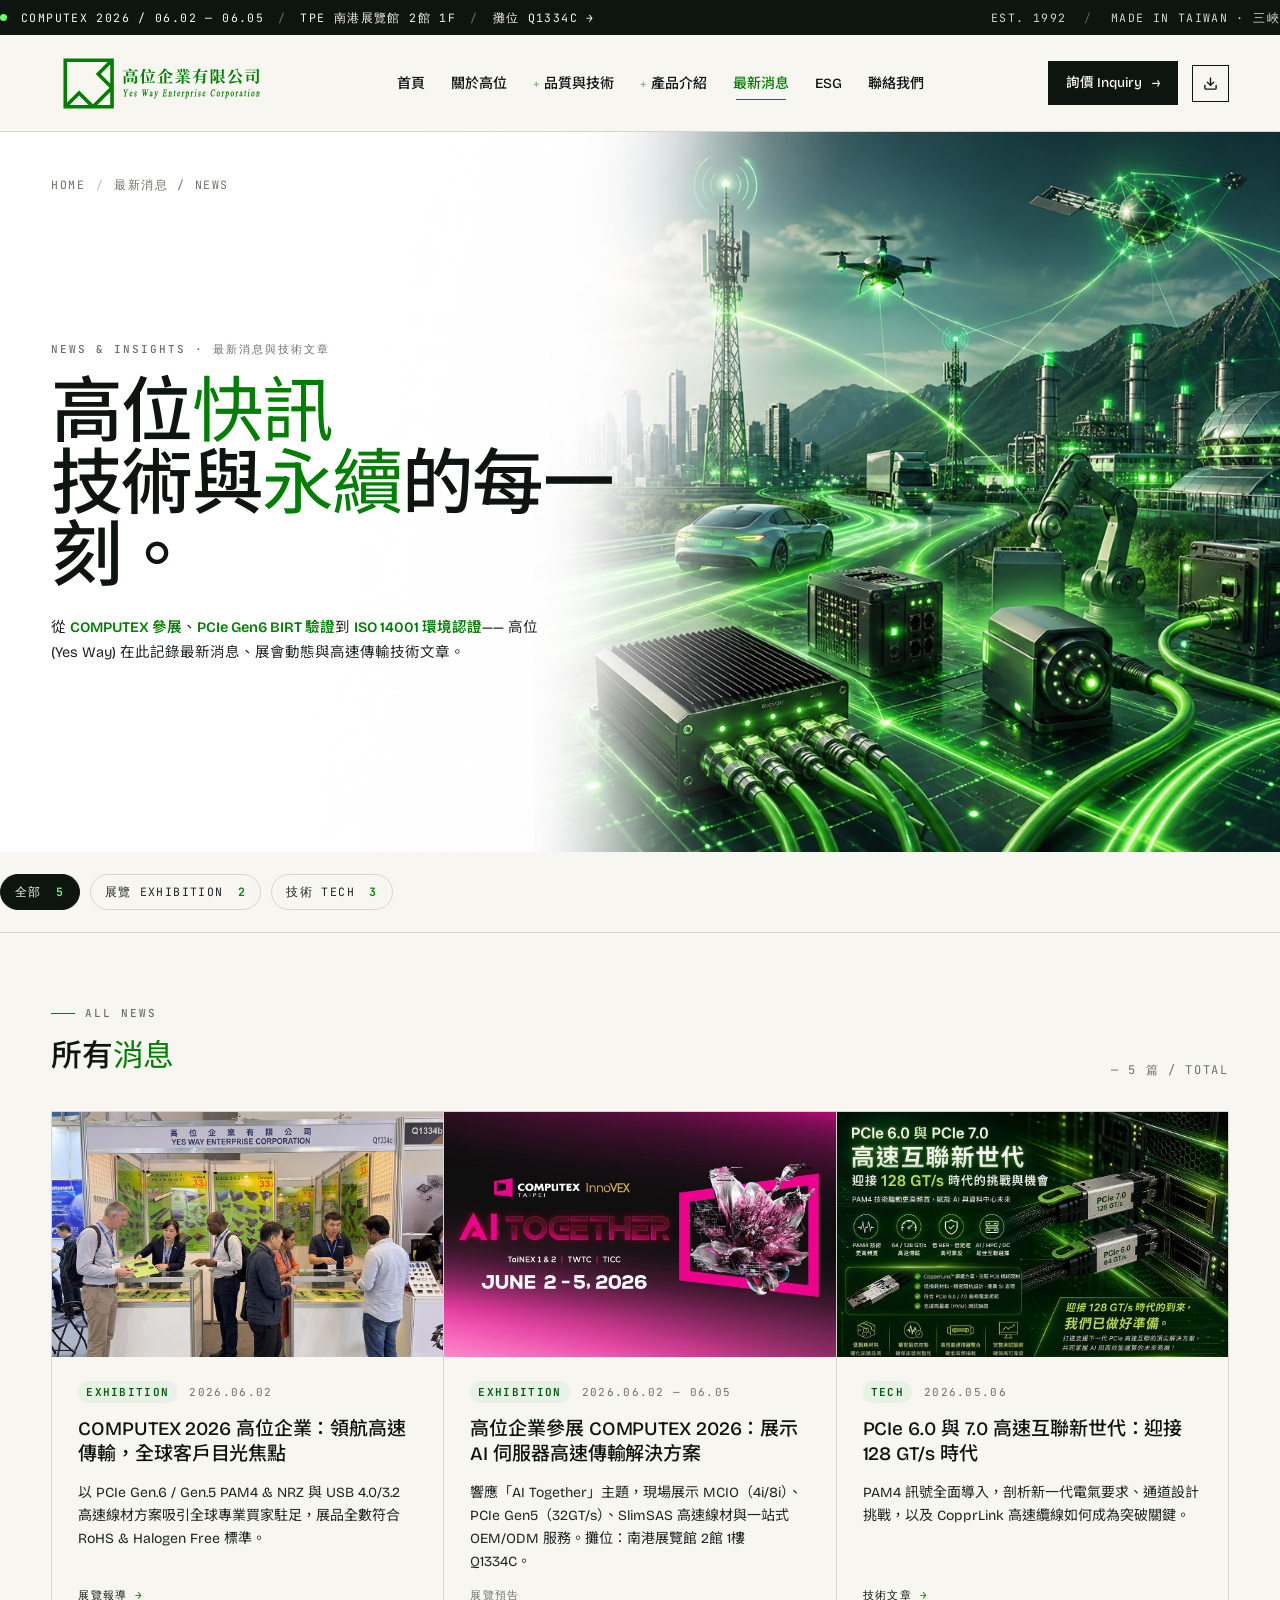
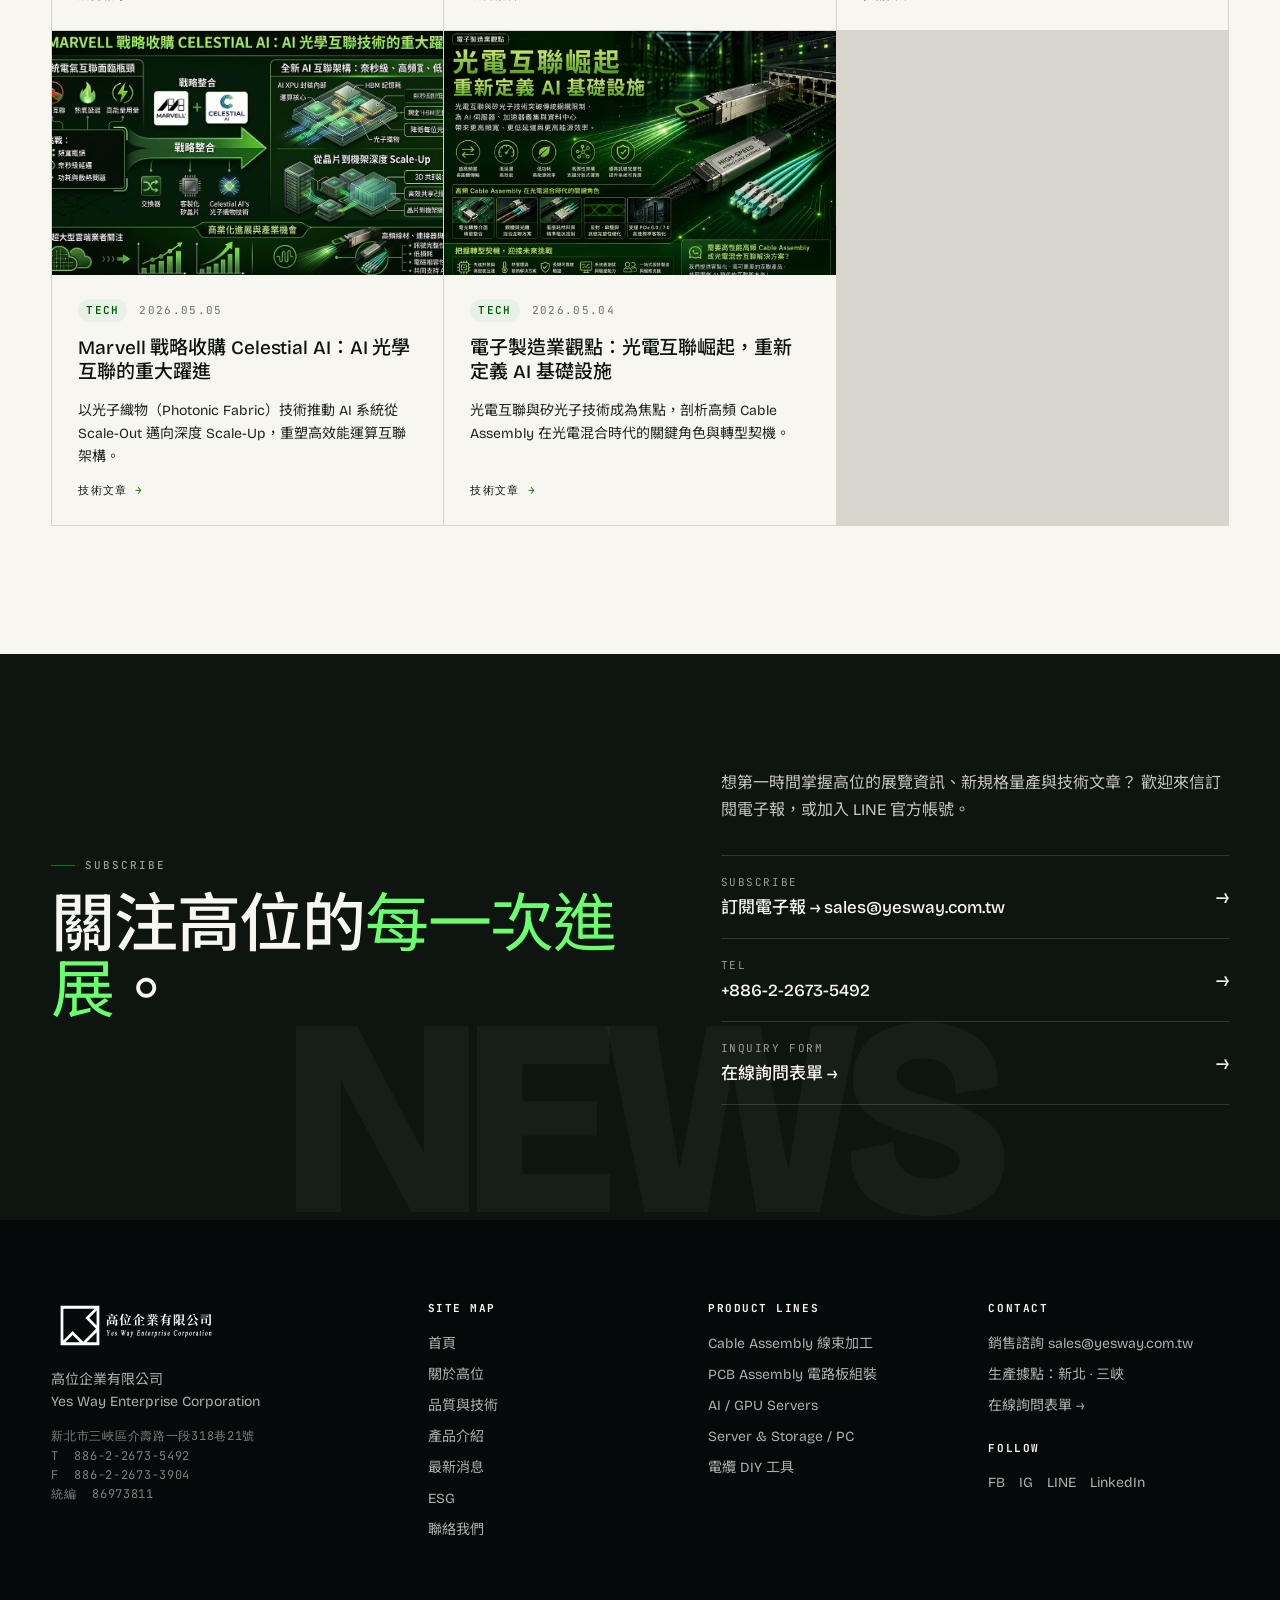
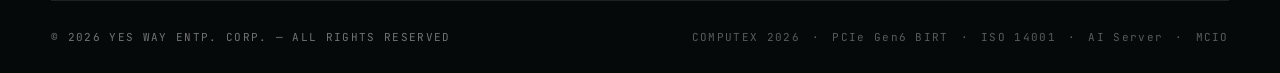
<file: news.html>
<!doctype html>
<html lang="zh-Hant">
<head>
<meta charset="utf-8" />
<meta name="viewport" content="width=device-width,initial-scale=1" />
<link rel="icon" type="image/svg+xml" href="favicon.svg">
<title>最新消息 — Yes Way 高位企業｜COMPUTEX 2026 參展、技術文章與 ESG 報告</title>
<meta name="description" content="高位企業 (Yes Way) 最新消息：COMPUTEX 2026 參展、PCIe Gen6 BIRT 驗證、ISO 14001 認證等技術與永續發展紀錄。" />
<meta name="keywords" content="Yes Way 最新消息, 高位企業 新聞, COMPUTEX 2026, PCIe Gen6, BIRT, ISO 14001, AI 伺服器" />

<link rel="preconnect" href="https://fonts.googleapis.com">
<link rel="preconnect" href="https://fonts.gstatic.com" crossorigin>
<link href="https://fonts.googleapis.com/css2?family=Bricolage+Grotesque:opsz,wght@12..96,300..800&family=JetBrains+Mono:wght@400;500;600;700&family=Noto+Sans+TC:wght@300;400;500;600;700;900&display=swap" rel="stylesheet">
<link rel="stylesheet" href="shared.css">

<style>
  /* ============================================================
     News page styles
     ============================================================ */
  .page-hero {
    padding: clamp(70px, 9vw, 140px) 0 clamp(50px, 6vw, 90px);
    background:
      radial-gradient(circle at 90% 10%, rgba(0,127,2,.06) 0%, transparent 50%),
      var(--paper);
    position: relative;
    border-bottom: 1px solid var(--hair);
    overflow: hidden;
  }
  .page-hero::before {
    content: ""; position: absolute; inset: 0;
    background-image:
      linear-gradient(var(--hair) 1px, transparent 1px),
      linear-gradient(90deg, var(--hair) 1px, transparent 1px);
    background-size: 96px 96px;
    opacity: .25;
    -webkit-mask-image: radial-gradient(ellipse at 30% 100%, #000 30%, transparent 75%);
            mask-image: radial-gradient(ellipse at 30% 100%, #000 30%, transparent 75%);
    pointer-events: none;
  }
  .breadcrumb {
    font-family: 'JetBrains Mono', monospace;
    font-size: 11.5px; letter-spacing: .14em;
    text-transform: uppercase;
    color: var(--steel); margin-bottom: 36px;
    display: flex; gap: 10px;
    position: relative; z-index: 1;
  }
  .breadcrumb a:hover { color: var(--green); }
  .breadcrumb .sep { opacity: .5; }
  .page-hero-grid {
    display: grid;
    grid-template-columns: minmax(0,1.4fr) minmax(0,1fr);
    gap: clamp(40px, 6vw, 100px);
    align-items: end;
    position: relative; z-index: 1;
  }
  @media (max-width: 900px) { .page-hero-grid { grid-template-columns: 1fr; } }
  .page-hero h1 {
    font-family: 'Bricolage Grotesque','Noto Sans TC',sans-serif;
    font-weight: 500;
    font-size: clamp(48px, 7vw, 110px);
    line-height: .98;
    letter-spacing: -.025em;
    margin: 0;
  }
  .page-hero h1 em { font-style: normal; font-weight: 400; color: var(--green); }
  .page-hero .lead {
    font-size: clamp(16px, 1.3vw, 18px);
    line-height: 1.65;
    color: var(--ink-2);
    max-width: 480px;
  }

  /* ============================================================
     NEWS BANNER — full-bleed hero (Edge Computing image)
     Left side of the artwork is pure white → dark text.
     ============================================================ */
  .news-banner {
    position: relative;
    width: 100%;
    aspect-ratio: 2048 / 1152;
    max-height: 760px;
    min-height: 420px;
    overflow: hidden;
    background: #ffffff;
    isolation: isolate;
  }
  .news-banner > img {
    position: absolute;
    inset: 0;
    width: 100%;
    height: 100%;
    object-fit: cover;
    object-position: 82% center;
  }
  .news-banner::before {
    /* White scrim over the left half so dark text stays crisp */
    content: "";
    position: absolute;
    inset: 0;
    z-index: 1;
    background: linear-gradient(100deg,
      rgba(255,255,255,1) 0%,
      rgba(255,255,255,.96) 26%,
      rgba(255,255,255,.55) 43%,
      rgba(255,255,255,0) 60%);
    pointer-events: none;
  }
  .nb-overlay {
    position: absolute;
    inset: 0;
    z-index: 2;
    max-width: var(--max-w);
    margin: 0 auto;
    padding: clamp(26px, 3.4vw, 52px) var(--gutter);
    display: flex;
    flex-direction: column;
  }
  .nb-overlay .breadcrumb { margin-bottom: 0; }
  .nb-content {
    margin: auto 0;
    max-width: 600px;
  }
  .nb-content .eyebrow { margin-bottom: 20px; }
  .news-banner h1 {
    font-family: 'Bricolage Grotesque','Noto Sans TC',sans-serif;
    font-weight: 500;
    font-size: clamp(40px, 5.6vw, 92px);
    line-height: 1.0;
    letter-spacing: -.025em;
    margin: 0;
    color: var(--ink);
  }
  .news-banner h1 em { font-style: normal; font-weight: 400; color: var(--green); }
  .nb-sub {
    margin: 24px 0 0;
    max-width: 490px;
    font-size: clamp(14.5px, 1.1vw, 16.5px);
    line-height: 1.72;
    color: var(--ink-2);
  }
  .nb-sub strong { color: var(--green); font-weight: 600; }

  /* Mobile — banner grows taller, stronger top-down scrim */
  @media (max-width: 820px) {
    .news-banner {
      aspect-ratio: auto;
      min-height: 540px;
      max-height: none;
    }
    .news-banner::before {
      background: linear-gradient(178deg,
        rgba(255,255,255,.97) 0%,
        rgba(255,255,255,.86) 48%,
        rgba(255,255,255,.62) 100%);
    }
    .nb-content { max-width: 100%; }
  }

  /* Filter chips */
  .news-filter {
    background: var(--paper);
    border-bottom: 1px solid var(--hair);
  }
  .news-filter-track {
    display: flex;
    gap: 10px;
    padding: 22px 0;
    flex-wrap: wrap;
  }
  .nf-chip {
    font-family: 'JetBrains Mono', monospace;
    font-size: 11.5px;
    letter-spacing: .12em;
    text-transform: uppercase;
    color: var(--ink-2);
    background: var(--paper);
    border: 1px solid var(--hair);
    padding: 8px 14px;
    border-radius: 999px;
    cursor: pointer;
    transition: all .25s var(--easing);
  }
  .nf-chip:hover { border-color: var(--ink); }
  .nf-chip.active {
    background: var(--ink);
    color: var(--paper);
    border-color: var(--ink);
  }
  .nf-chip .count {
    margin-left: 6px;
    color: var(--green);
    font-weight: 600;
  }
  .nf-chip.active .count { color: #6BFF6E; }

  /* Featured article block */
  .news-featured {
    padding: clamp(50px, 7vw, 90px) 0 clamp(40px, 5vw, 60px);
    background: var(--paper);
  }
  .article-card {
    display: grid;
    grid-template-columns: minmax(0, 1fr) minmax(0, 1fr);
    border: 1px solid var(--ink);
    background: var(--ink);
    color: var(--paper);
    overflow: hidden;
    box-shadow: 0 30px 60px -28px rgba(14,20,16,.25);
  }
  @media (max-width: 900px) { .article-card { grid-template-columns: 1fr; } }
  .article-card .a-img {
    aspect-ratio: 16 / 11;
    overflow: hidden;
    background: #11221a;
  }
  .article-card .a-img img {
    width: 100%; height: 100%;
    object-fit: cover;
  }
  .article-card .a-body {
    padding: clamp(28px, 4vw, 56px);
    display: flex;
    flex-direction: column;
    gap: 18px;
  }
  .article-card .a-meta {
    display: flex; gap: 14px; align-items: center;
    font-family: 'JetBrains Mono', monospace;
    font-size: 11px;
    letter-spacing: .12em;
    color: rgba(247,246,241,.65);
  }
  .article-card .a-meta .tag {
    background: rgba(107,255,110,.15);
    color: #6BFF6E;
    padding: 4px 10px;
    border-radius: 999px;
    font-weight: 600;
  }
  .article-card h2 {
    font-family: 'Bricolage Grotesque','Noto Sans TC', sans-serif;
    font-size: clamp(26px, 3vw, 42px);
    font-weight: 500;
    line-height: 1.12;
    letter-spacing: -.015em;
    margin: 0;
    color: var(--paper);
  }
  .article-card h2 em { color: #6BFF6E; font-style: normal; font-weight: 400; }
  .article-card .lede {
    font-size: 15px;
    line-height: 1.75;
    color: rgba(247,246,241,.82);
    margin: 0;
  }
  .article-card .bullets {
    list-style: none;
    margin: 4px 0 0;
    padding: 0;
    display: flex;
    flex-direction: column;
    gap: 14px;
  }
  .article-card .bullets li {
    position: relative;
    padding-left: 22px;
    font-size: 14px;
    line-height: 1.65;
    color: rgba(247,246,241,.85);
  }
  .article-card .bullets li::before {
    content: "●";
    position: absolute; left: 0; top: 0;
    color: #6BFF6E;
    font-size: 10px;
    line-height: 1.7;
  }
  .article-card .bullets li strong {
    display: block;
    color: var(--paper);
    font-family: 'Bricolage Grotesque','Noto Sans TC', sans-serif;
    font-size: 15px;
    font-weight: 600;
    margin-bottom: 3px;
    letter-spacing: -.005em;
  }
  .article-card .venue {
    margin-top: 10px;
    padding: 18px 0 0;
    border-top: 1px dashed rgba(247,246,241,.18);
    display: grid;
    grid-template-columns: repeat(3, 1fr);
    gap: 16px;
  }
  @media (max-width: 540px) { .article-card .venue { grid-template-columns: 1fr; } }
  .article-card .venue .v-item .k {
    font-family: 'JetBrains Mono', monospace;
    font-size: 10px;
    letter-spacing: .14em;
    text-transform: uppercase;
    color: rgba(247,246,241,.55);
    margin-bottom: 4px;
  }
  .article-card .venue .v-item .v {
    font-size: 14px;
    color: var(--paper);
    font-weight: 500;
    line-height: 1.4;
  }
  .article-card .a-cta {
    display: inline-flex;
    align-items: center;
    gap: 12px;
    padding: 14px 22px;
    background: #6BFF6E;
    color: var(--ink);
    font-size: 14px;
    font-weight: 600;
    margin-top: 6px;
    align-self: flex-start;
    transition: background .25s var(--easing);
  }
  .article-card .a-cta:hover { background: var(--paper); }

  /* News list */
  .news-list-section {
    padding: clamp(40px, 5vw, 70px) 0 clamp(80px, 10vw, 140px);
    background: var(--paper);
  }
  .news-list-head {
    display: flex;
    justify-content: space-between;
    align-items: end;
    flex-wrap: wrap;
    gap: 16px;
    margin-bottom: 32px;
  }
  .news-list-head h3 {
    font-family: 'Bricolage Grotesque','Noto Sans TC', sans-serif;
    font-size: clamp(22px, 2.4vw, 32px);
    font-weight: 500;
    letter-spacing: -.01em;
    margin: 12px 0 0;
  }
  .news-list-head h3 em { color: var(--green); font-style: normal; font-weight: 400; }
  .news-list-count {
    font-family: 'JetBrains Mono', monospace;
    font-size: 12px;
    letter-spacing: .14em;
    text-transform: uppercase;
    color: var(--steel);
  }

  .news-grid {
    display: grid;
    grid-template-columns: repeat(3, 1fr);
    gap: 1px;
    background: var(--hair);
    border: 1px solid var(--hair);
  }
  @media (max-width: 900px) { .news-grid { grid-template-columns: repeat(2, 1fr); } }
  @media (max-width: 600px) { .news-grid { grid-template-columns: 1fr; } }

  .news-item {
    background: var(--paper);
    display: flex;
    flex-direction: column;
    overflow: hidden;
    transition: background .25s var(--easing);
  }
  .news-item:hover { background: var(--paper-2); }
  .news-item .nc-img {
    aspect-ratio: 16 / 10;
    overflow: hidden;
    background: var(--paper-2);
  }
  .news-item .nc-img img {
    width: 100%; height: 100%;
    object-fit: cover; object-position: center 30%;
    transition: transform .5s var(--easing);
  }
  .news-item:hover .nc-img img { transform: scale(1.05); }
  /* Placeholder image block for posts without a photo yet */
  .news-item .nc-img.ph {
    display: grid; place-items: center;
    background: linear-gradient(135deg, var(--ink) 0%, var(--green-deep) 160%);
  }
  .news-item .nc-img.ph span {
    font-family: 'JetBrains Mono', monospace;
    font-size: 11px; letter-spacing: .2em; text-transform: uppercase;
    color: rgba(247,246,241,.6);
  }
  .news-item .nc-body {
    padding: 24px 26px 26px;
    display: flex; flex-direction: column; gap: 14px;
    flex: 1;
  }
  .news-item .meta {
    display: flex; gap: 12px; align-items: center;
    font-family: 'JetBrains Mono', monospace;
    font-size: 11px;
    letter-spacing: .12em;
    color: var(--steel);
  }
  .news-item .meta .tag {
    background: var(--green-tint);
    color: var(--green-deep);
    padding: 3px 8px;
    border-radius: 999px;
    font-weight: 600;
  }
  .news-item h4 {
    font-family: 'Bricolage Grotesque','Noto Sans TC', sans-serif;
    font-size: 19px;
    font-weight: 500;
    letter-spacing: -.005em;
    line-height: 1.3;
    margin: 0;
    color: var(--ink);
  }
  .news-item p {
    font-size: 14px;
    line-height: 1.65;
    color: var(--ink-2);
    margin: 0;
    flex-grow: 1;
  }
  .news-item .read {
    margin-top: auto;
    font-family: 'JetBrains Mono', monospace;
    font-size: 11px;
    letter-spacing: .12em;
    text-transform: uppercase;
    color: var(--ink);
    display: inline-flex; gap: 8px; align-items: center;
  }
  .news-item .read::after { content: "→"; color: var(--green); }
  /* "暫留" (no article yet) cards — keep label but no arrow */
  .news-item .read.na { color: var(--steel); }
  .news-item .read.na::after { content: ""; }

  /* CTA */
  .cta {
    padding: clamp(80px, 9vw, 140px) 0;
    background: var(--ink);
    color: var(--paper);
    position: relative;
    overflow: hidden;
  }
  .cta::after {
    content: "NEWS";
    position: absolute;
    bottom: -40px; left: 50%; transform: translateX(-50%);
    font-family: 'Bricolage Grotesque', sans-serif;
    font-weight: 800;
    font-size: clamp(120px, 22vw, 320px);
    color: rgba(247,246,241,.04);
    letter-spacing: -.05em;
    line-height: 1;
    pointer-events: none;
    white-space: nowrap;
  }
  .cta-inner {
    position: relative; z-index: 1;
    display: grid;
    grid-template-columns: 1.2fr 1fr;
    gap: 60px; align-items: center;
  }
  @media (max-width: 800px) { .cta-inner { grid-template-columns: 1fr; } }
  .cta h2 {
    font-family: 'Bricolage Grotesque','Noto Sans TC',sans-serif;
    font-size: clamp(36px, 5vw, 72px);
    font-weight: 500; line-height: 1.04; letter-spacing: -.02em;
    margin: 18px 0 0;
  }
  .cta h2 em { font-style: normal; font-weight: 400; color: #6BFF6E; }
  .cta-side p { color: rgba(247,246,241,.78); font-size: 16px; line-height: 1.7; margin: 0 0 32px; }
  .cta-actions { display: flex; flex-direction: column; gap: 0; }
  .cta-action-row { display: flex; justify-content: space-between; align-items: center; border-top: 1px solid rgba(247,246,241,.15); padding: 18px 0; transition: padding-left .3s var(--easing); }
  .cta-action-row:last-child { border-bottom: 1px solid rgba(247,246,241,.15); }
  .cta-action-row:hover { padding-left: 12px; color: #6BFF6E; }
  .cta-action-row .lbl { font-family: 'JetBrains Mono', monospace; font-size: 11px; letter-spacing: .14em; text-transform: uppercase; color: rgba(247,246,241,.6); }
  .cta-action-row .val { font-size: 17px; font-weight: 500; margin-top: 4px; }
  .cta-action-row .arrow { font-size: 22px; }
</style>
</head>

<body>

<!-- Top Bar -->
<div class="top-bar">
  <div class="container top-bar-track">
    <div class="top-bar-left">
      <span class="pulse"></span>
      <span>COMPUTEX 2026 / 06.02 — 06.05</span>
      <span class="sep">/</span>
      <span>TPE 南港展覽館 2館 1F</span>
      <span class="sep">/</span>
      <a href="#computex-2026">攤位 Q1334C →</a>
    </div>
    <div class="top-bar-right">
      <span>EST. 1992</span>
      <span class="sep">/</span>
      <span>MADE IN TAIWAN · 三峽</span>
    </div>
  </div>
</div>

<!-- Header -->
<header class="site-header">
  <div class="container header-track">
    <a class="brand" href="index.html">
      <img src="images/logo/logo-yesway-green.svg" alt="Yes Way 高位企業" />
    </a>
    <input type="checkbox" id="nav-cb" class="nav-cb" hidden />
    <nav><ul class="nav">
      <li><a href="index.html">首頁</a></li>
      <li><a href="about.html">關於高位</a></li>
      <li class="has-sub"><a href="quality.html">品質與技術</a></li>
      <li class="has-sub"><a href="products.html">產品介紹</a></li>
      <li><a href="news.html" class="active">最新消息</a></li>
      <li><a href="esg.html">ESG</a></li>
      <li><a href="contact.html">聯絡我們</a></li>
    </ul></nav>
    <div class="header-actions">
      <button class="lang-switch"><span class="on">中</span><span>/</span><span>EN</span></button>
      <button class="btn-cta" onclick="location.href='contact.html#inquiry-form'">詢價 Inquiry <span class="arrow">→</span></button>
      <a class="btn-catalog" href="pdf/YesWay 32G FlatCable_CATALOUGE_V250509.pdf" target="_blank" rel="noopener" title="查看產品型錄" aria-label="開啟產品型錄 PDF">
        <svg width="15" height="15" viewBox="0 0 24 24" fill="none" stroke="currentColor" stroke-width="2.2" stroke-linecap="round" stroke-linejoin="round"><path d="M21 15v4a2 2 0 0 1-2 2H5a2 2 0 0 1-2-2v-4"/><polyline points="7 10 12 15 17 10"/><line x1="12" y1="15" x2="12" y2="3"/></svg>
        <span class="bc-label">查看產品型錄</span>
      </a>
      <label for="nav-cb" class="nav-toggle" aria-label="選單 Menu"><span></span><span></span><span></span></label>
    </div>
  </div>
</header>

<!-- ============================================================
     NEWS BANNER — full-bleed hero (Edge Computing image)
============================================================ -->
<section class="news-banner">
  <img src="images/banner/news_EdgeComputing.jpg" alt="高位快訊 — 邊緣運算與高速傳輸技術文章" />
  <div class="nb-overlay">
    <nav class="breadcrumb">
      <a href="index.html">HOME</a>
      <span class="sep">/</span>
      <span>最新消息 / NEWS</span>
    </nav>

    <div class="nb-content">
      <span class="eyebrow no-line">NEWS &amp; INSIGHTS · 最新消息與技術文章</span>
      <h1>
        高位<em>快訊</em><br/>
        技術與<em>永續</em>的每一刻。
      </h1>
      <p class="nb-sub">
        從 <strong>COMPUTEX 參展</strong>、<strong>PCIe Gen6 BIRT 驗證</strong>到 <strong>ISO 14001 環境認證</strong>——
        高位 (Yes Way) 在此記錄最新消息、展會動態與高速傳輸技術文章。
      </p>
    </div>
  </div>
</section>

<!-- ============================================================
     FILTER CHIPS
============================================================ -->
<section class="news-filter">
  <div class="container news-filter-track">
    <button class="nf-chip active" data-filter="all">全部 <span class="count">5</span></button>
    <button class="nf-chip" data-filter="exhibition">展覽 Exhibition <span class="count">2</span></button>
    <button class="nf-chip" data-filter="tech">技術 Tech <span class="count">3</span></button>
  </div>
</section>

<!-- ============================================================
     ALL NEWS — image + text cards (click → article page)
============================================================ -->
<section class="news-list-section">
  <div class="container">
    <div class="news-list-head">
      <div>
        <span class="eyebrow">ALL NEWS</span>
        <h3>所有<em>消息</em></h3>
      </div>
      <span class="news-list-count">— 5 篇 / TOTAL</span>
    </div>

    <div class="news-grid">

      <a class="news-item" data-cat="exhibition" href="news-20260602.html">
        <div class="nc-img"><img src="images/news/20260602-1.jpg" alt="COMPUTEX 2026 高位企業展位高速傳輸線材展示" loading="lazy" /></div>
        <div class="nc-body">
          <div class="meta">
            <span class="tag">EXHIBITION</span>
            <span>2026.06.02</span>
          </div>
          <h4>COMPUTEX 2026 高位企業：領航高速傳輸，全球客戶目光焦點</h4>
          <p>以 PCIe Gen.6 / Gen.5 PAM4 &amp; NRZ 與 USB 4.0/3.2 高速線材方案吸引全球專業買家駐足，展品全數符合 RoHS &amp; Halogen Free 標準。</p>
          <span class="read">展覽報導</span>
        </div>
      </a>

      <article class="news-item" id="computex-2026" data-cat="exhibition">
        <div class="nc-img"><img src="images/index/computex-2026.jpg" alt="高位企業 COMPUTEX 2026 參展預告" loading="lazy" /></div>
        <div class="nc-body">
          <div class="meta">
            <span class="tag">EXHIBITION</span>
            <span>2026.06.02 — 06.05</span>
          </div>
          <h4>高位企業參展 COMPUTEX 2026：展示 AI 伺服器高速傳輸解決方案</h4>
          <p>響應「AI Together」主題，現場展示 MCIO（4i/8i）、PCIe Gen5（32GT/s）、SlimSAS 高速線材與一站式 OEM/ODM 服務。攤位：南港展覽館 2館 1樓 Q1334C。</p>
          <span class="read na">展覽預告</span>
        </div>
      </article>

      <a class="news-item" data-cat="tech" href="news-20260506.html">
        <div class="nc-img"><img src="images/news/20260506.jpg" alt="PCIe 6.0 與 7.0 高速互聯與 PAM4 訊號技術" loading="lazy" /></div>
        <div class="nc-body">
          <div class="meta">
            <span class="tag">TECH</span>
            <span>2026.05.06</span>
          </div>
          <h4>PCIe 6.0 與 7.0 高速互聯新世代：迎接 128 GT/s 時代</h4>
          <p>PAM4 訊號全面導入，剖析新一代電氣要求、通道設計挑戰，以及 CopprLink 高速纜線如何成為突破關鍵。</p>
          <span class="read">技術文章</span>
        </div>
      </a>

      <a class="news-item" data-cat="tech" href="news-20260505.html">
        <div class="nc-img"><img src="images/news/20260505.jpg" alt="Marvell 收購 Celestial AI 光學互聯技術" loading="lazy" /></div>
        <div class="nc-body">
          <div class="meta">
            <span class="tag">TECH</span>
            <span>2026.05.05</span>
          </div>
          <h4>Marvell 戰略收購 Celestial AI：AI 光學互聯的重大躍進</h4>
          <p>以光子織物（Photonic Fabric）技術推動 AI 系統從 Scale-Out 邁向深度 Scale-Up，重塑高效能運算互聯架構。</p>
          <span class="read">技術文章</span>
        </div>
      </a>

      <a class="news-item" data-cat="tech" href="news-20260504.html">
        <div class="nc-img"><img src="images/news/20260504.jpg" alt="光電互聯與矽光子技術應用於 AI 基礎設施" loading="lazy" /></div>
        <div class="nc-body">
          <div class="meta">
            <span class="tag">TECH</span>
            <span>2026.05.04</span>
          </div>
          <h4>電子製造業觀點：光電互聯崛起，重新定義 AI 基礎設施</h4>
          <p>光電互聯與矽光子技術成為焦點，剖析高頻 Cable Assembly 在光電混合時代的關鍵角色與轉型契機。</p>
          <span class="read">技術文章</span>
        </div>
      </a>

    </div>
  </div>
</section>

<!-- ============================================================
     CTA
============================================================ -->
<section class="cta">
  <div class="container cta-inner">
    <div>
      <span class="eyebrow" style="color:rgba(247,246,241,.6);">SUBSCRIBE</span>
      <h2>
        關注高位的<em>每一次進展</em>。
      </h2>
    </div>
    <div class="cta-side">
      <p>
        想第一時間掌握高位的展覽資訊、新規格量產與技術文章？
        歡迎來信訂閱電子報，或加入 LINE 官方帳號。
      </p>
      <div class="cta-actions">
        <a class="cta-action-row" href="mailto:sales@yesway.com.tw?subject=%E8%A8%82%E9%96%B1%20Yes%20Way%20%E9%9B%BB%E5%AD%90%E5%A0%B1">
          <div><div class="lbl">SUBSCRIBE</div><div class="val">訂閱電子報 → sales@yesway.com.tw</div></div>
          <span class="arrow">→</span>
        </a>
        <a class="cta-action-row" href="tel:+886226735492">
          <div><div class="lbl">TEL</div><div class="val">+886-2-2673-5492</div></div>
          <span class="arrow">→</span>
        </a>
        <a class="cta-action-row" href="contact.html">
          <div><div class="lbl">INQUIRY FORM</div><div class="val">在線詢問表單 →</div></div>
          <span class="arrow">→</span>
        </a>
      </div>
    </div>
  </div>
</section>

<!-- Footer -->
<footer class="footer">
  <div class="container">
    <div class="footer-grid">
      <div class="footer-brand">
        <img src="images/logo/logo-yesway-white.svg" alt="Yes Way" />
        <p>高位企業有限公司<br/>Yes Way Enterprise Corporation</p>
        <p style="margin-top:14px; font-family:'JetBrains Mono',monospace;font-size:12px;color:rgba(247,246,241,.5);letter-spacing:.06em;">
          新北市三峽區介壽路一段318巷21號<br/>
          T &nbsp;886-2-2673-5492<br/>
          F &nbsp;886-2-2673-3904<br/>
          統編 &nbsp;86973811
        </p>
      </div>
      <div>
        <h5>SITE MAP</h5>
        <ul>
          <li><a href="index.html">首頁</a></li>
          <li><a href="about.html">關於高位</a></li>
          <li><a href="quality.html">品質與技術</a></li>
          <li><a href="products.html">產品介紹</a></li>
          <li><a href="news.html">最新消息</a></li>
          <li><a href="esg.html">ESG</a></li>
          <li><a href="contact.html">聯絡我們</a></li>
        </ul>
      </div>
      <div>
        <h5>PRODUCT LINES</h5>
        <ul>
          <li><a href="products.html?cat=cable-assembly">Cable Assembly 線束加工</a></li>
          <li><a href="products.html?cat=pcb-assembly">PCB Assembly 電路板組裝</a></li>
          <li><a href="products.html?cat=ai-gpu-servers">AI / GPU Servers</a></li>
          <li><a href="products.html?cat=server-storage-pc">Server &amp; Storage / PC</a></li>
          <li><a href="products.html?cat=cable-diy-tooling">電纜 DIY 工具</a></li>
        </ul>
      </div>
      <div>
        <h5>CONTACT</h5>
        <ul>
          <li>銷售諮詢 <a href="mailto:sales@yesway.com.tw">sales@yesway.com.tw</a></li>
          <li>生產據點：新北 · 三峽</li>
          <li><a href="contact.html">在線詢問表單 →</a></li>
        </ul>
        <h5 style="margin-top:24px;">FOLLOW</h5>
        <ul style="display:flex;gap:14px;">
          <li><a href="#">FB</a></li>
          <li><a href="#">IG</a></li>
          <li><a href="#">LINE</a></li>
          <li><a href="#">LinkedIn</a></li>
        </ul>
      </div>
    </div>
    <div class="footer-bottom">
      <span>© 2026 YES WAY ENTP. CORP. — ALL RIGHTS RESERVED</span>
      <div class="seo">
        <span>COMPUTEX 2026</span><span>·</span>
        <span>PCIe Gen6 BIRT</span><span>·</span>
        <span>ISO 14001</span><span>·</span>
        <span>AI Server</span><span>·</span>
        <span>MCIO</span>
      </div>
    </div>
  </div>
</footer>

<script>
  // News filter chips — toggle card visibility by data-cat
  (function () {
    const chips = document.querySelectorAll('.nf-chip');
    const items = document.querySelectorAll('.news-item');

    chips.forEach(chip => {
      chip.addEventListener('click', () => {
        const f = chip.dataset.filter;
        chips.forEach(c => c.classList.remove('active'));
        chip.classList.add('active');
        items.forEach(it => {
          it.style.display = (f === 'all' || f === it.dataset.cat) ? '' : 'none';
        });
      });
    });
  })();
</script>

</body>
</html>
</file>
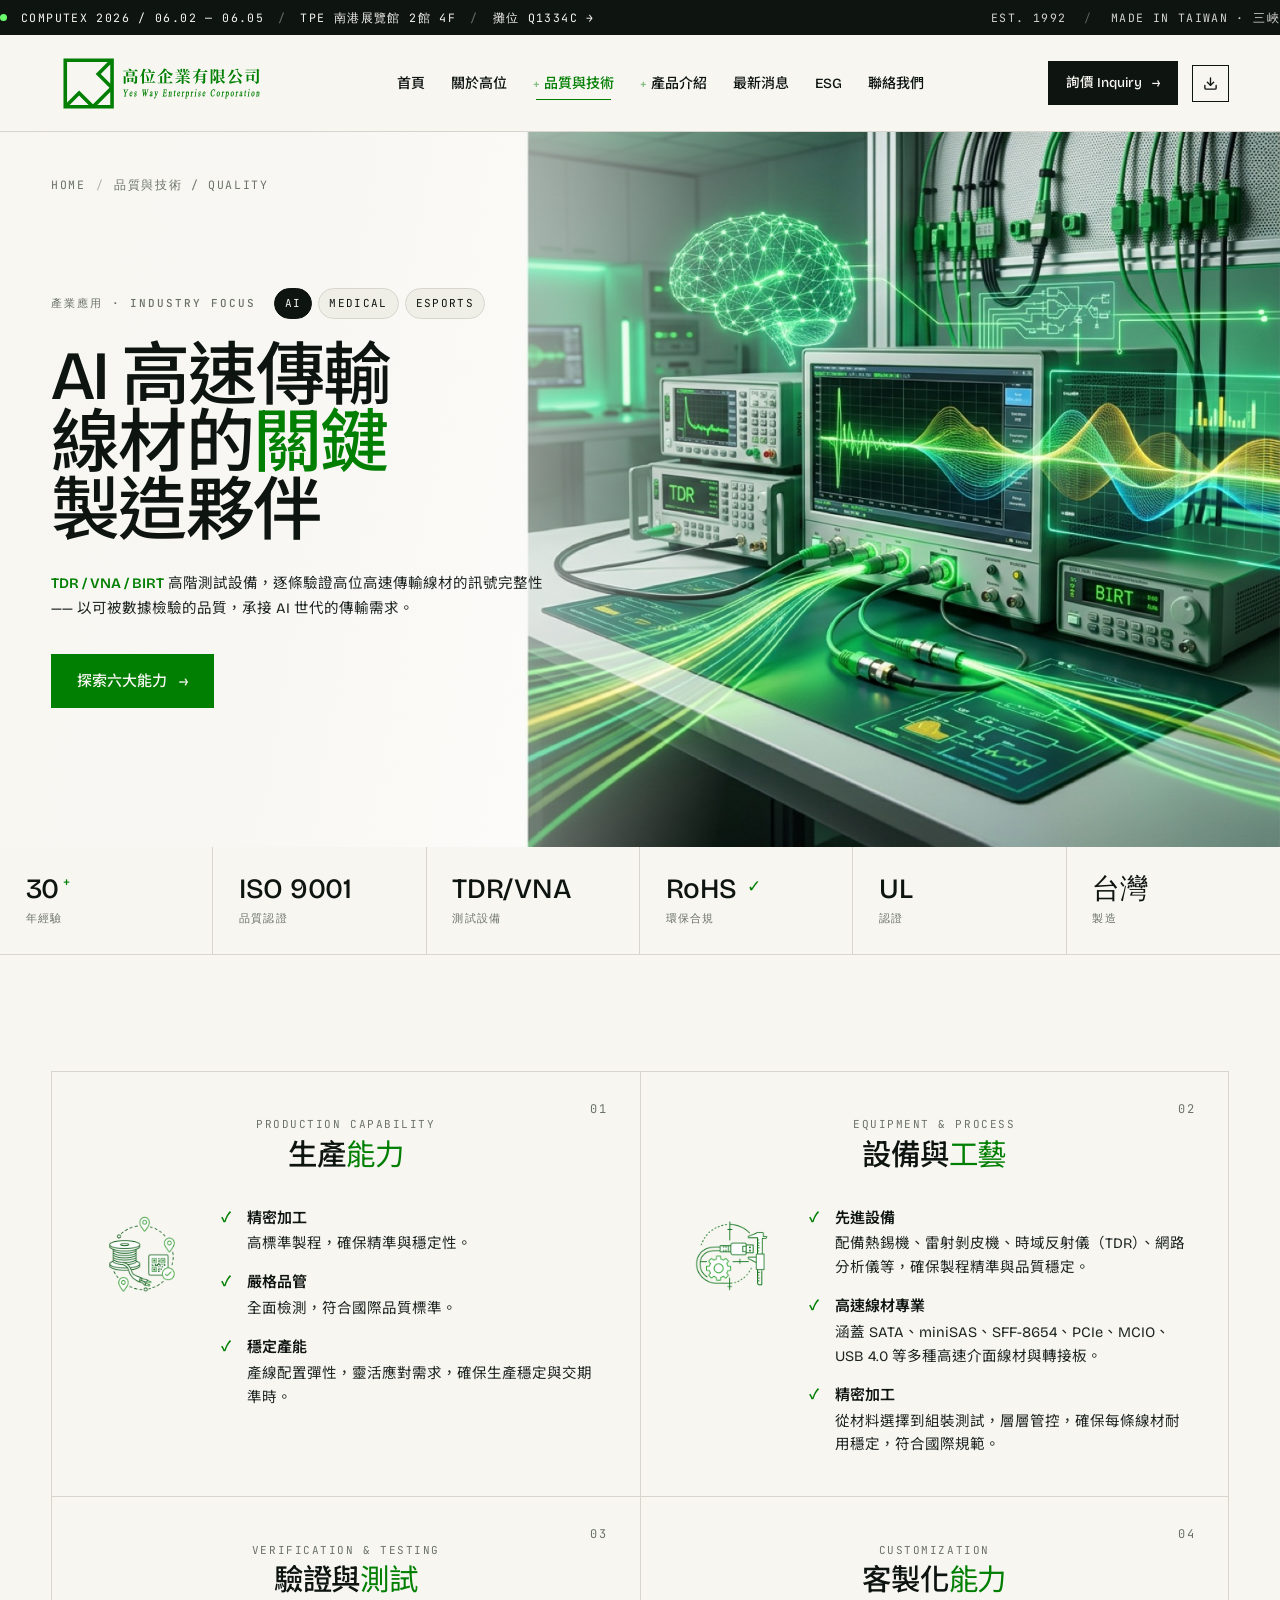
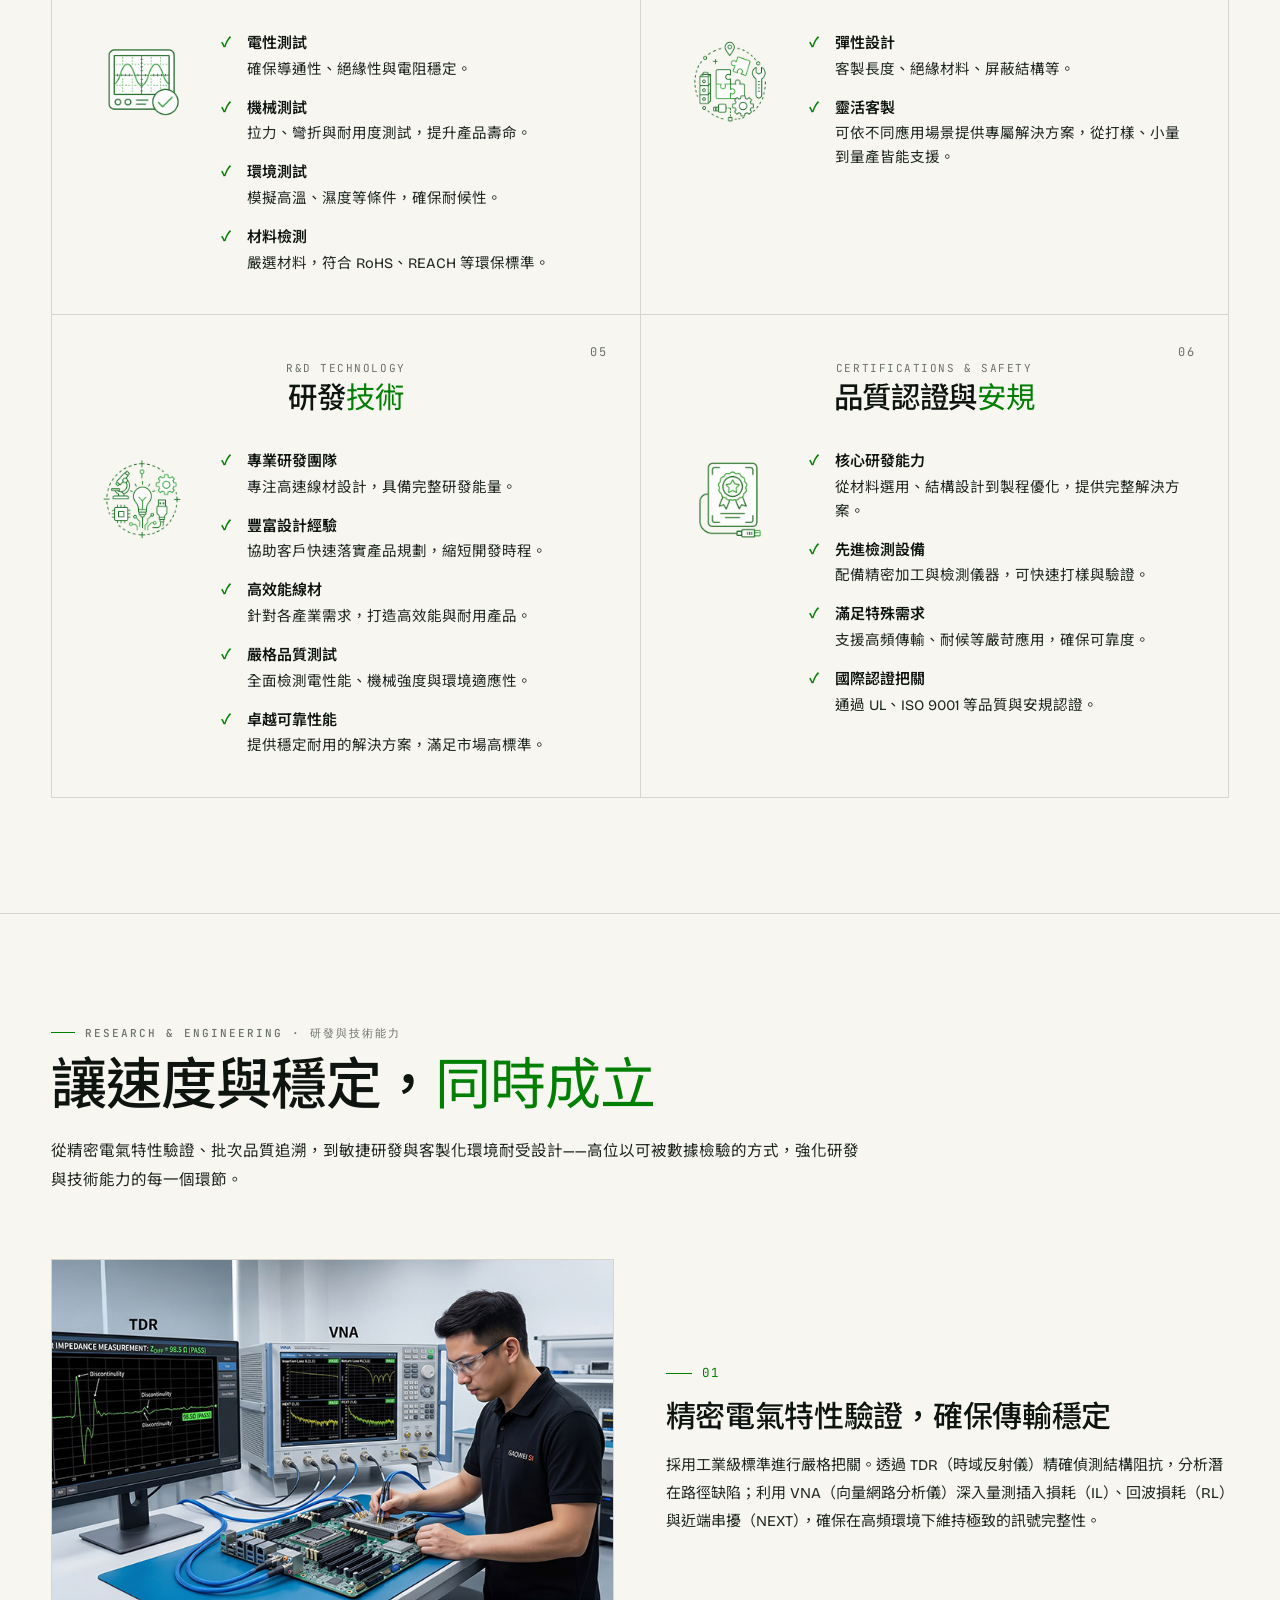
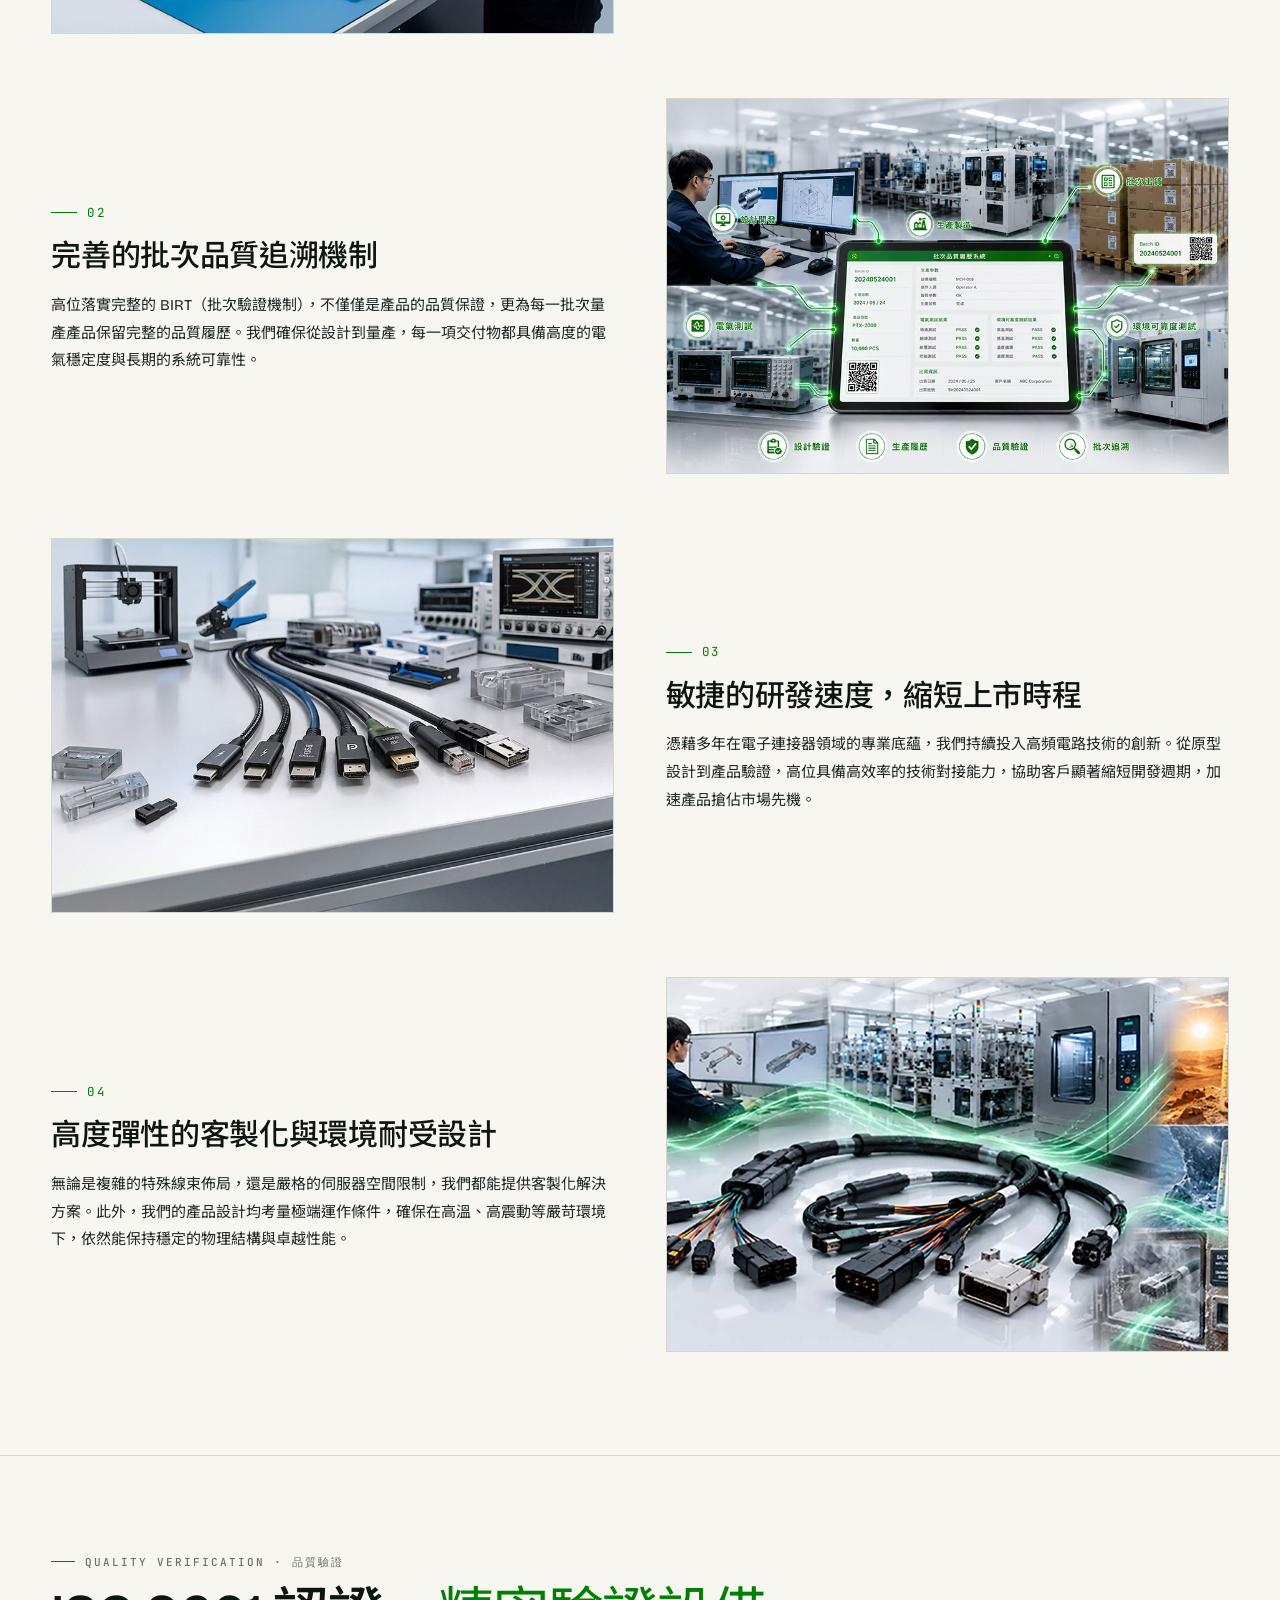
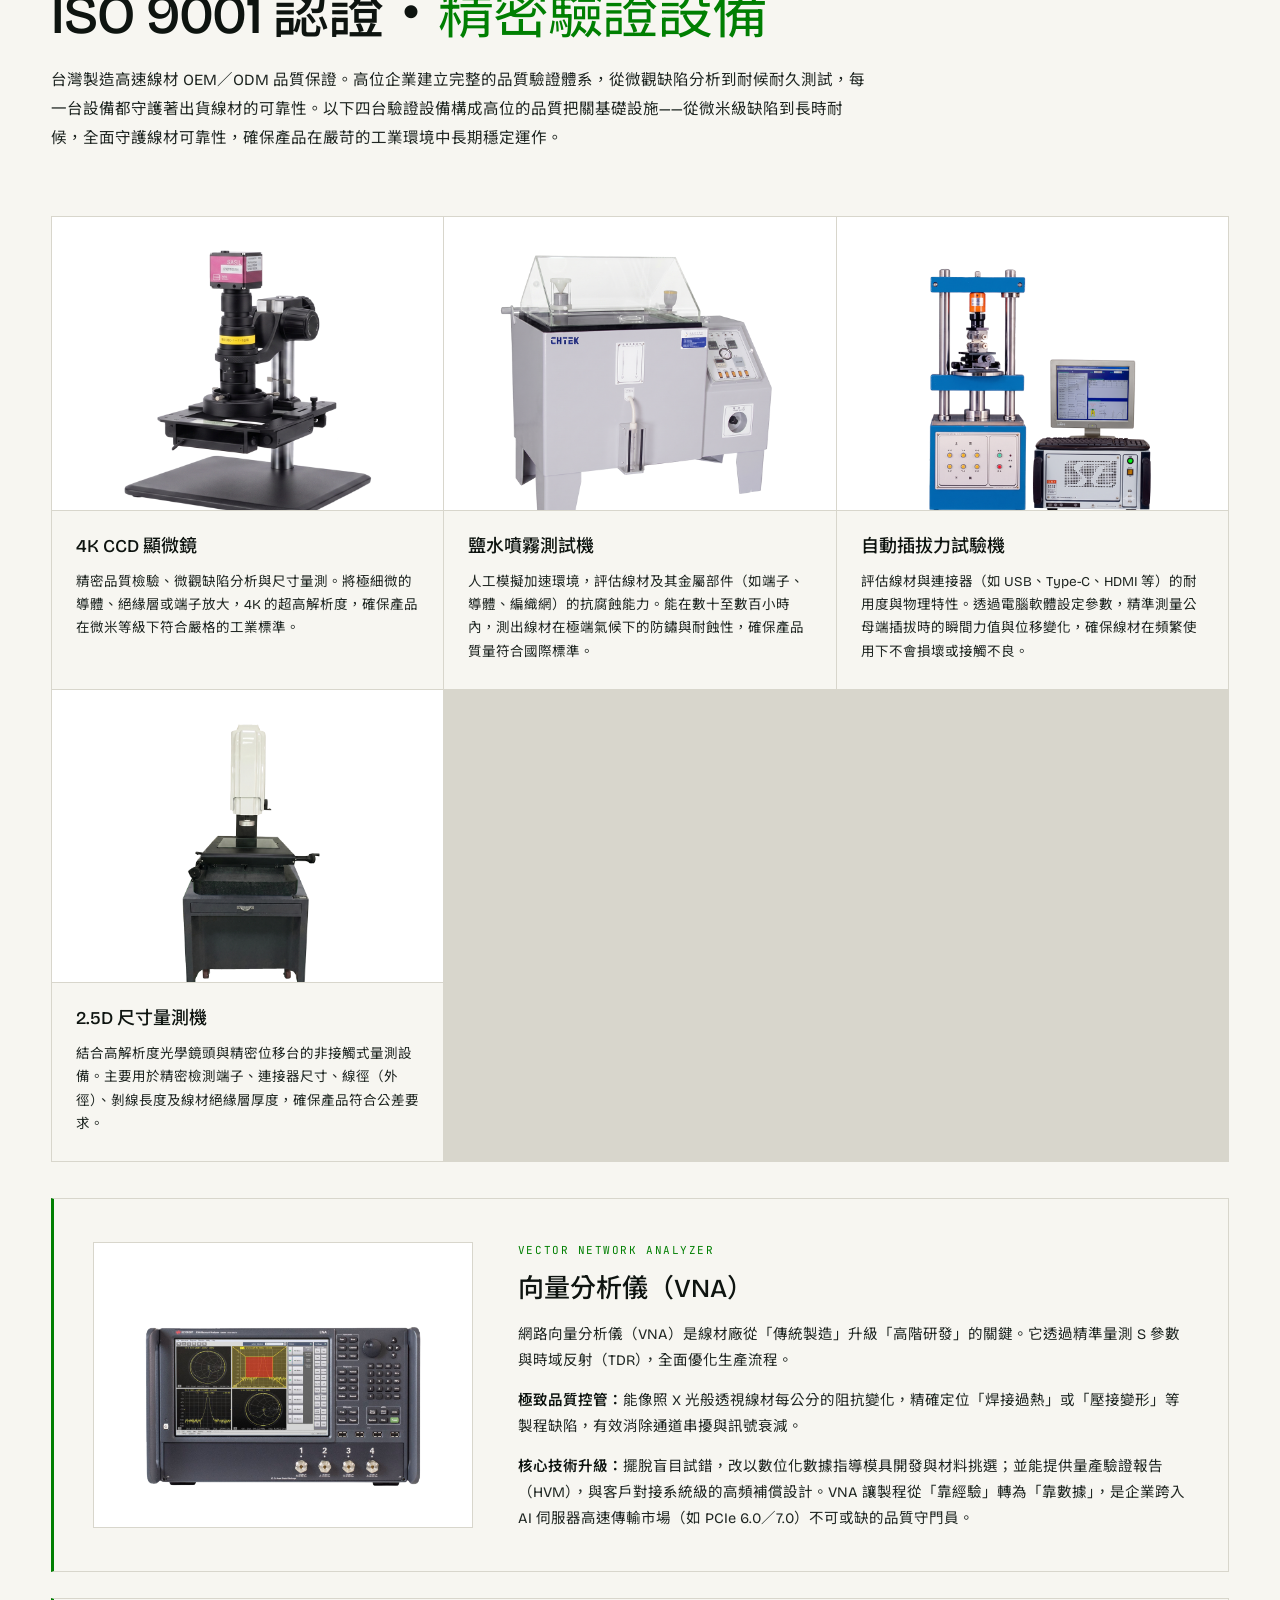
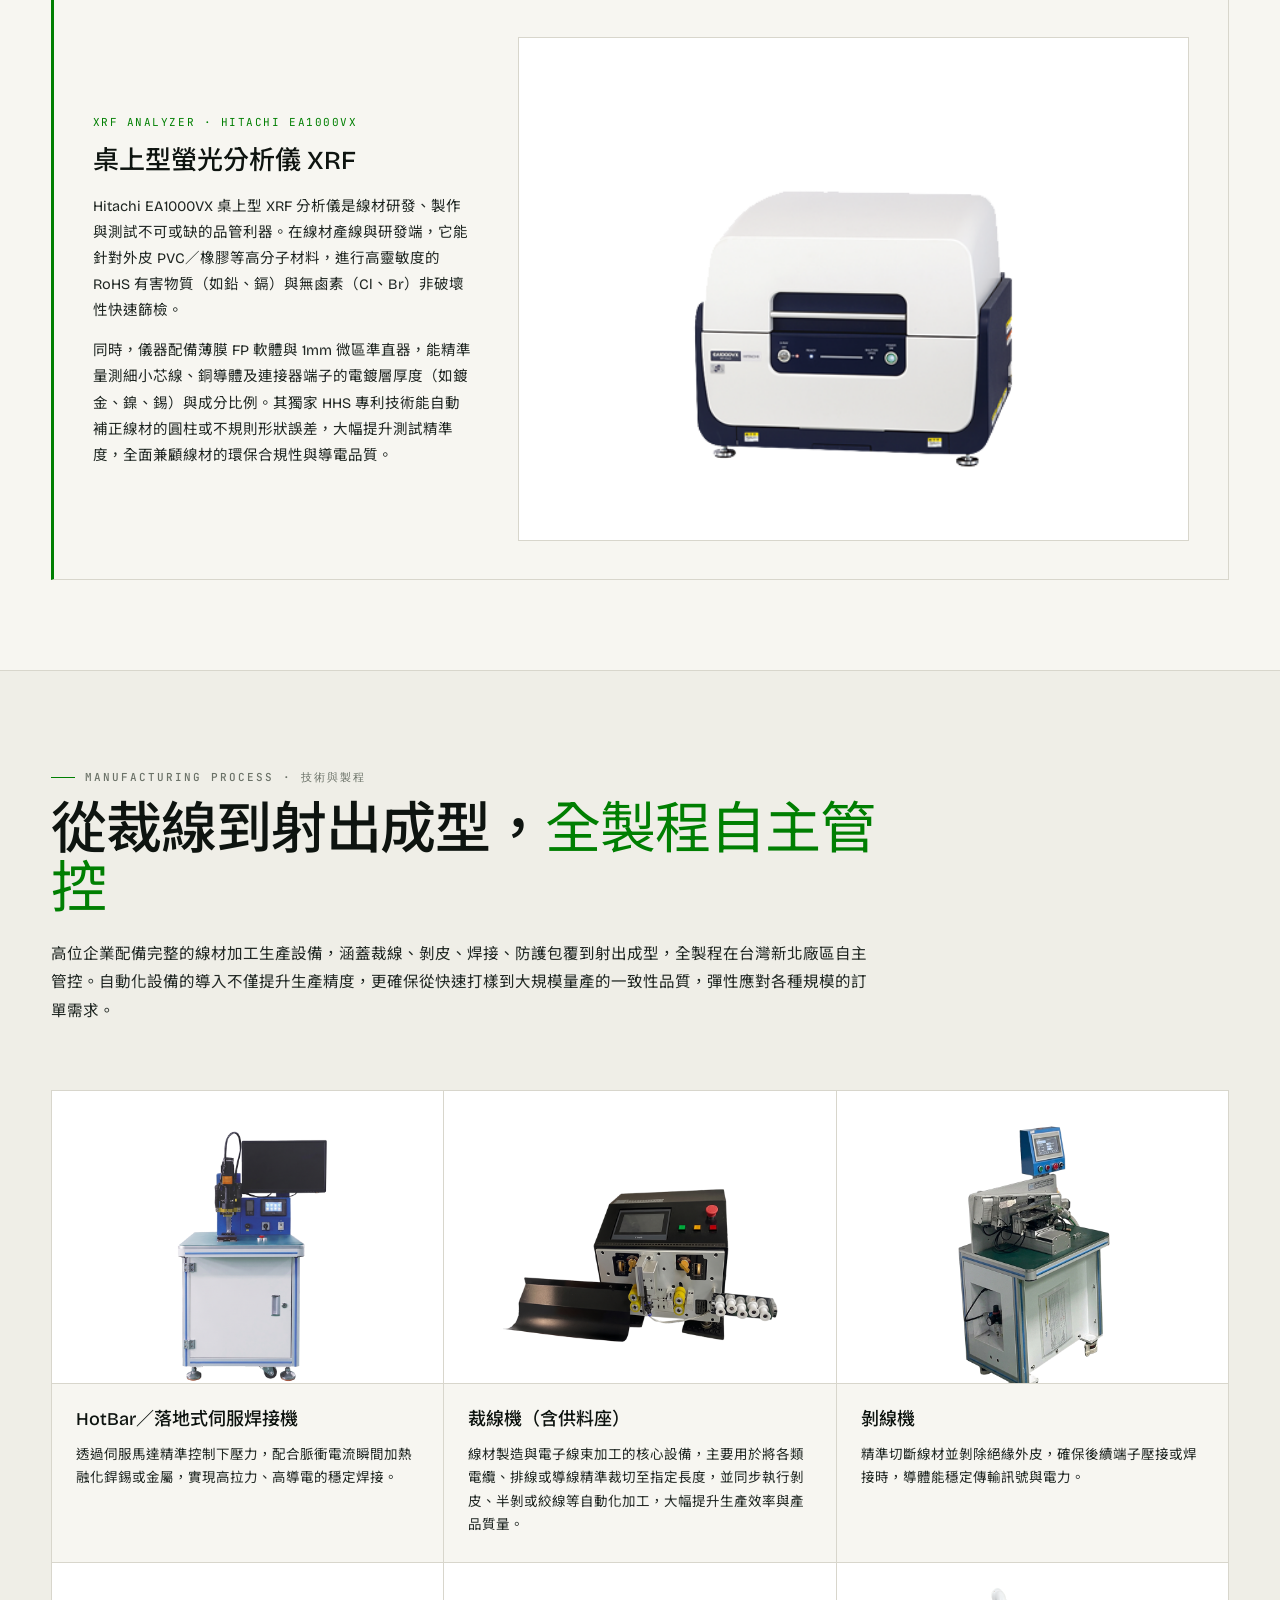
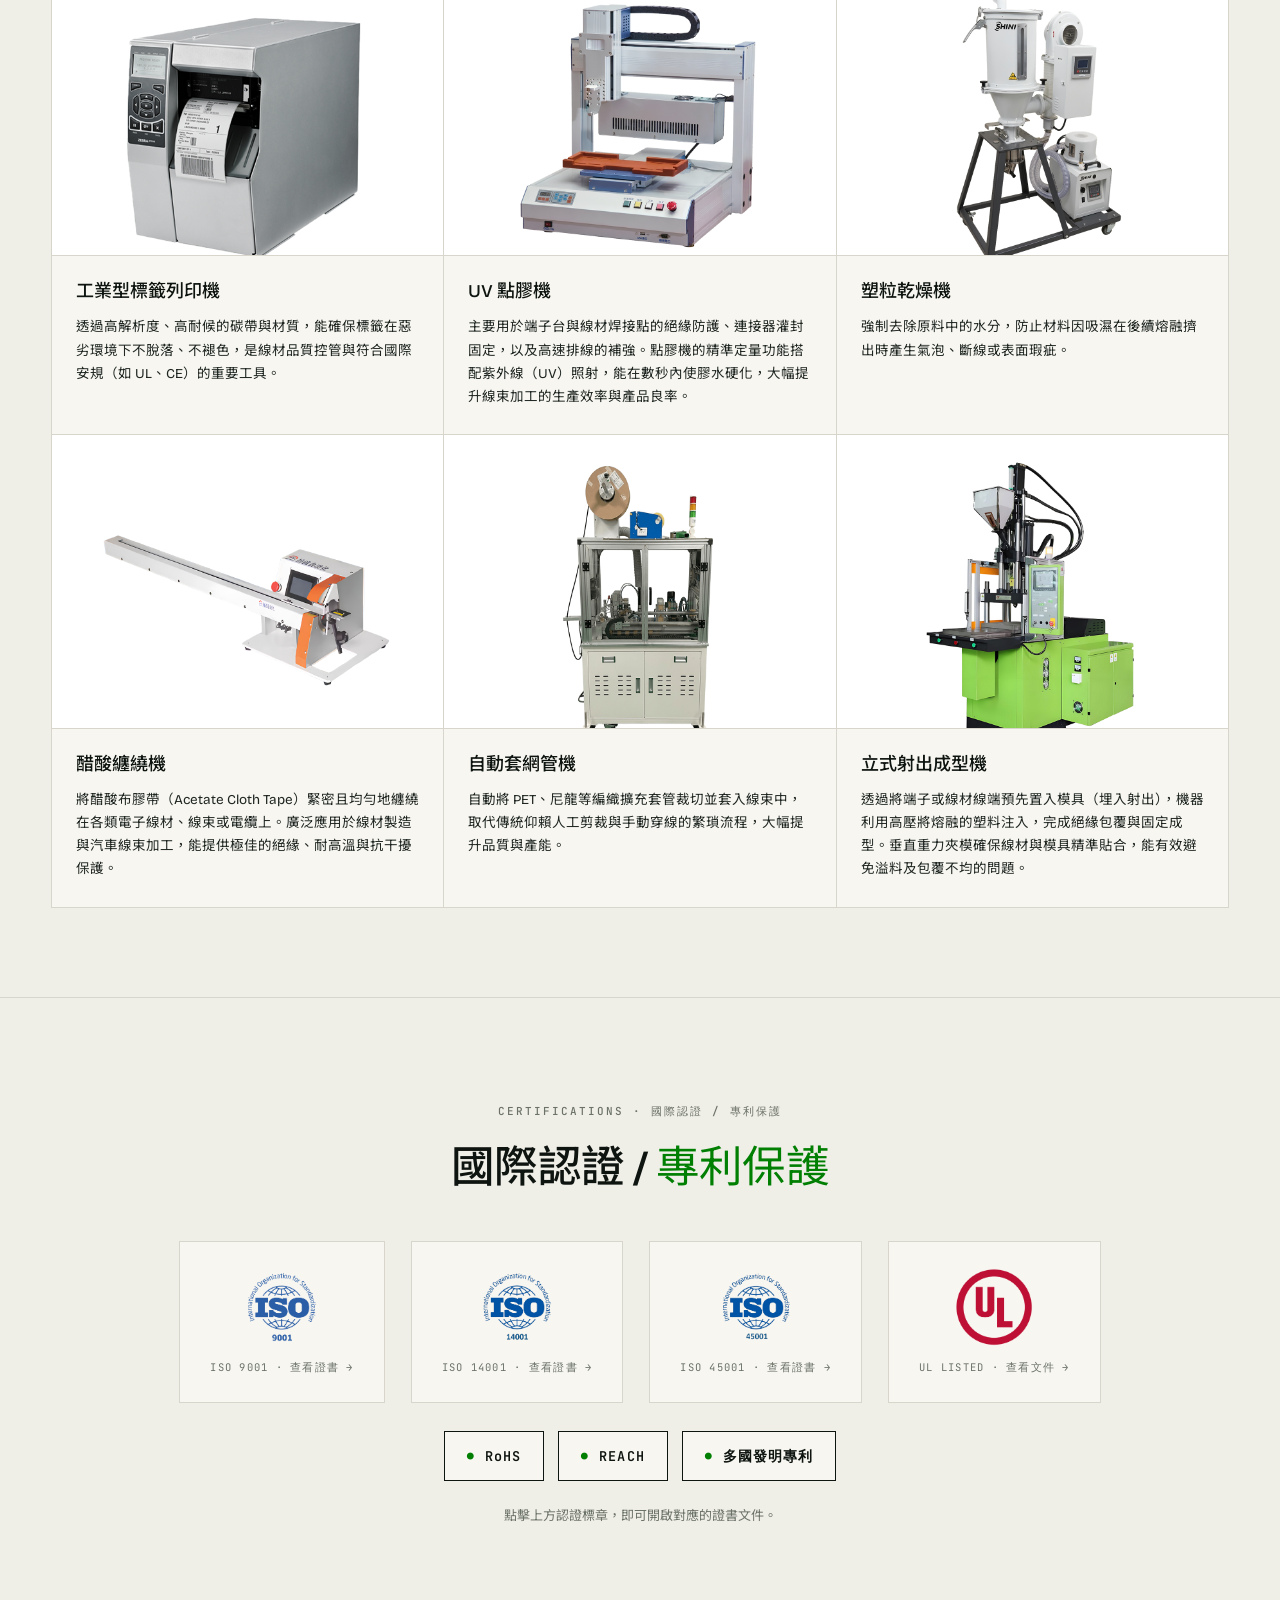
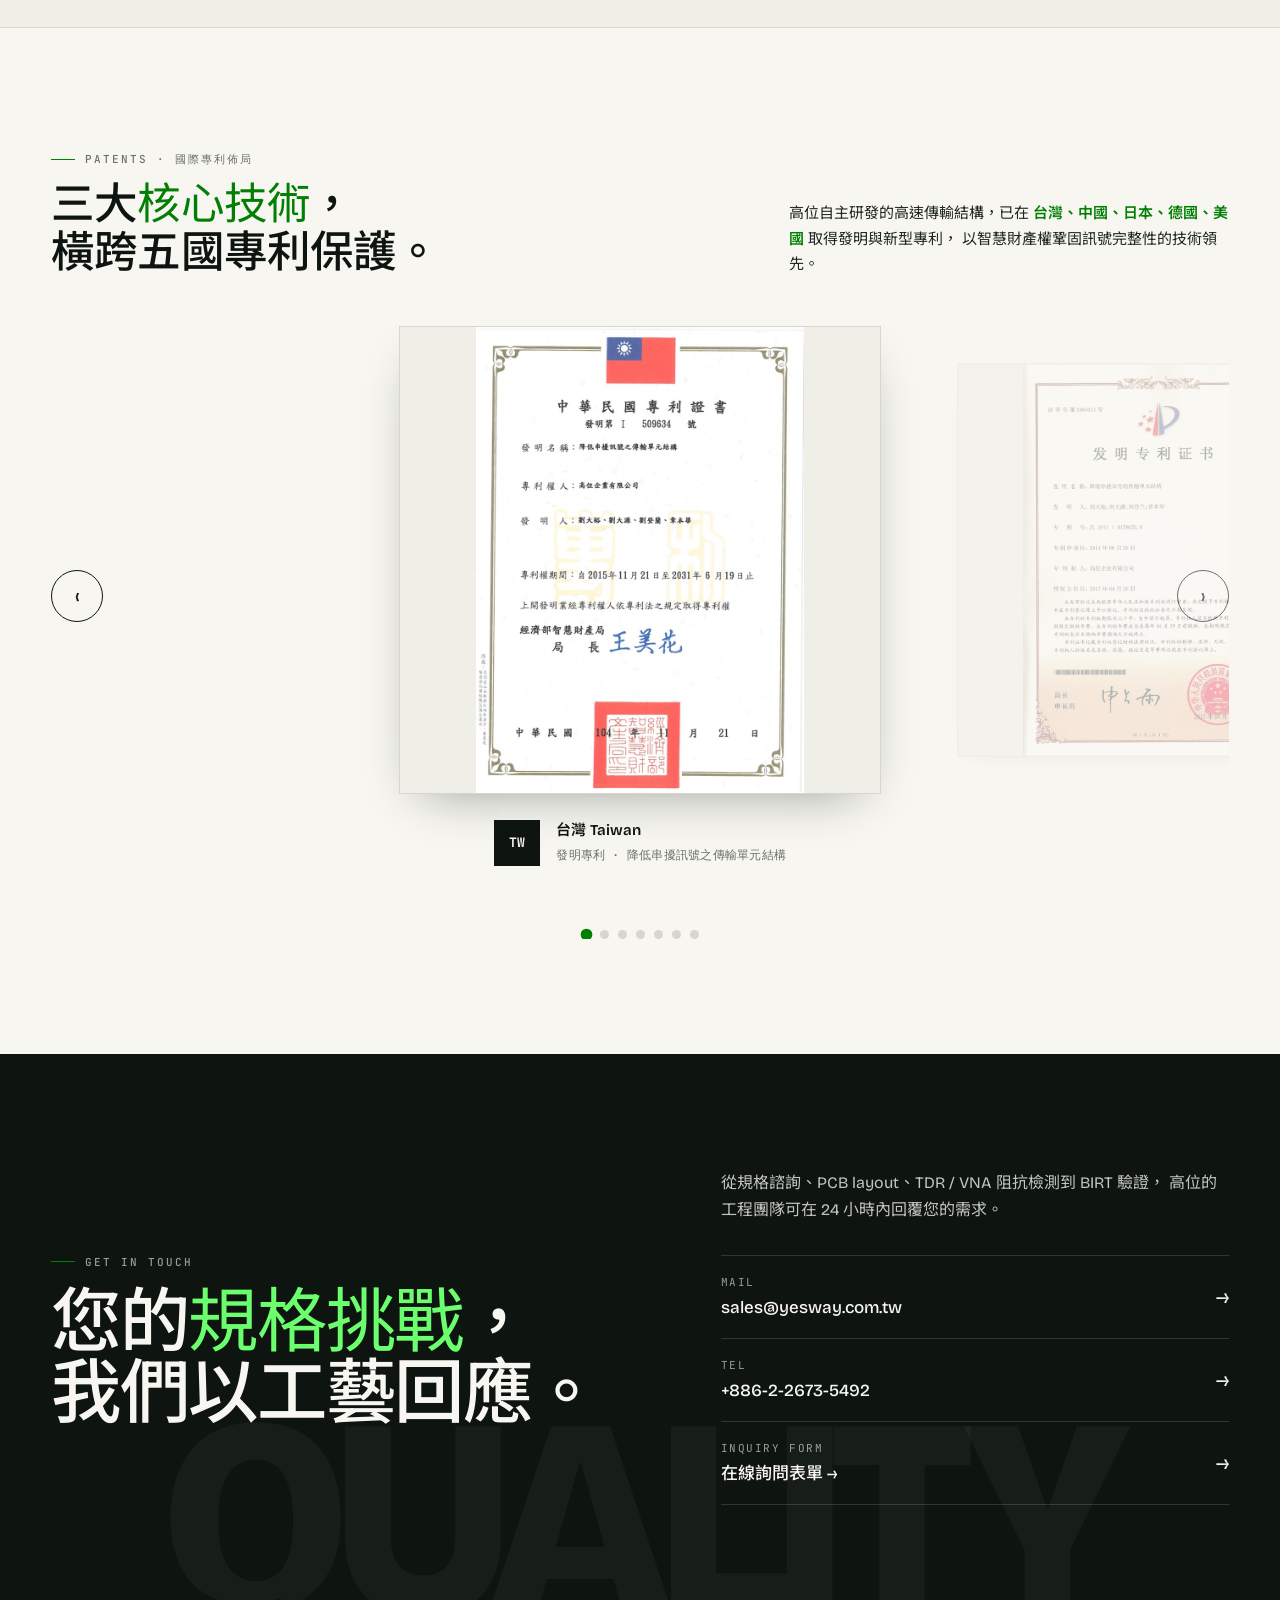
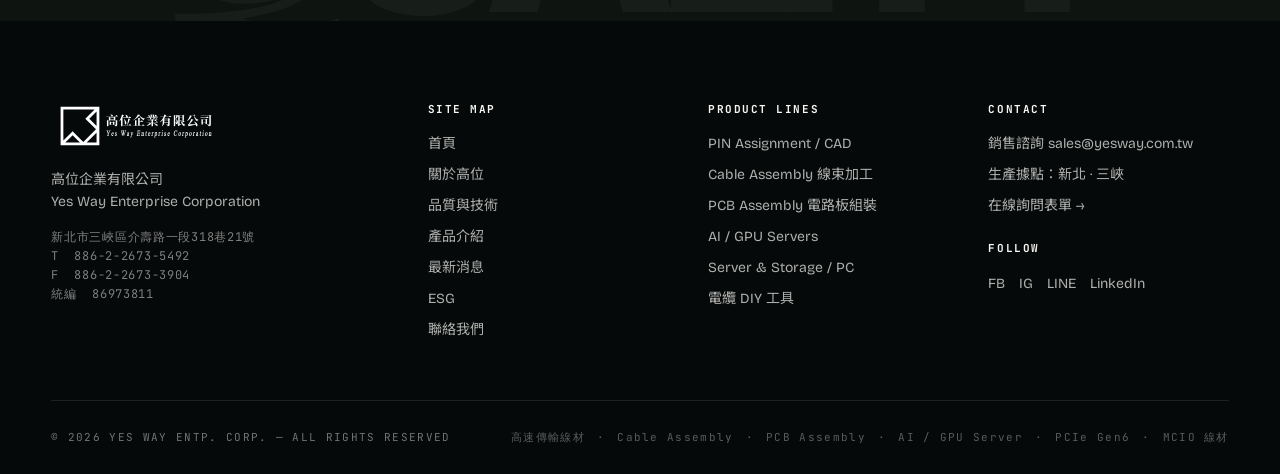
<file: quality.html>
<!doctype html>
<html lang="zh-Hant">
<head>
<meta charset="utf-8" />
<meta name="viewport" content="width=device-width,initial-scale=1" />
<link rel="icon" type="image/svg+xml" href="favicon.svg">
<title>品質與技術 — Yes Way 高位企業｜精密線材製造、檢測與研發能力</title>
<meta name="description" content="高位企業 (Yes Way) 品質與技術介紹：精密生產能力、先進設備與工藝、驗證與測試、客製化能力、研發技術，以及 UL / ISO 9001 等國際認證。" />
<meta name="keywords" content="品質管理, 高速線材檢測, TDR, VNA, 精密加工, ISO 9001, UL, 高位企業, Yes Way" />

<link rel="preconnect" href="https://fonts.googleapis.com">
<link rel="preconnect" href="https://fonts.gstatic.com" crossorigin>
<link href="https://fonts.googleapis.com/css2?family=Bricolage+Grotesque:opsz,wght@12..96,300..800&family=JetBrains+Mono:wght@400;500;600;700&family=Noto+Sans+TC:wght@300;400;500;600;700;900&display=swap" rel="stylesheet">
<link rel="stylesheet" href="shared.css">

<style>
  /* ============================================================
     Quality page — specific styles
     ============================================================ */
  .page-hero {
    padding: clamp(80px, 10vw, 160px) 0 clamp(60px, 7vw, 110px);
    background:
      radial-gradient(circle at 90% 10%, rgba(0,127,2,.06) 0%, transparent 50%),
      var(--paper);
    position: relative;
    border-bottom: 1px solid var(--hair);
    overflow: hidden;
  }
  .page-hero::before {
    content: ""; position: absolute; inset: 0;
    background-image:
      linear-gradient(var(--hair) 1px, transparent 1px),
      linear-gradient(90deg, var(--hair) 1px, transparent 1px);
    background-size: 96px 96px;
    opacity: .25;
    -webkit-mask-image: radial-gradient(ellipse at 30% 100%, #000 30%, transparent 75%);
            mask-image: radial-gradient(ellipse at 30% 100%, #000 30%, transparent 75%);
    pointer-events: none;
  }
  .breadcrumb {
    font-family: 'JetBrains Mono', monospace;
    font-size: 11.5px; letter-spacing: .14em;
    text-transform: uppercase;
    color: var(--steel); margin-bottom: 36px;
    display: flex; gap: 10px;
    position: relative; z-index: 1;
  }
  .breadcrumb a:hover { color: var(--green); }
  .breadcrumb .sep { opacity: .5; }

  .page-hero-grid {
    display: grid;
    grid-template-columns: minmax(0,1.4fr) minmax(0,1fr);
    gap: clamp(40px, 6vw, 100px);
    align-items: end;
    position: relative; z-index: 1;
  }
  @media (max-width: 900px) { .page-hero-grid { grid-template-columns: 1fr; } }
  .page-hero h1 {
    font-family: 'Bricolage Grotesque','Noto Sans TC',sans-serif;
    font-weight: 500;
    font-size: clamp(48px, 7vw, 110px);
    line-height: .98;
    letter-spacing: -.025em;
    margin: 0;
  }
  .page-hero h1 em { font-style: normal; font-weight: 400; color: var(--green); }
  .page-hero .lead {
    font-size: clamp(16px, 1.3vw, 18px);
    line-height: 1.65;
    color: var(--ink-2);
    max-width: 480px;
  }
  .page-hero .lead strong { color: var(--green); }

  /* ============================================================
     QUALITY BANNER — full-bleed hero (TDR / VNA / BIRT · AI image)
     Left side of the artwork is intentionally light → dark text.
     ============================================================ */
  .quality-banner {
    position: relative;
    width: 100%;
    aspect-ratio: 1376 / 768;
    max-height: 880px;
    min-height: 460px;
    overflow: hidden;
    background: #e9ece9;
    isolation: isolate;
  }
  .quality-banner > img {
    position: absolute;
    inset: 0;
    width: 100%;
    height: 100%;
    object-fit: cover;
    object-position: 75% center;
  }
  .quality-banner::before {
    /* Light scrim over the left half so dark text stays readable */
    content: "";
    position: absolute;
    inset: 0;
    z-index: 1;
    background: linear-gradient(100deg,
      rgba(247,246,241,.97) 0%,
      rgba(247,246,241,.88) 24%,
      rgba(247,246,241,.52) 42%,
      rgba(247,246,241,0) 60%);
    pointer-events: none;
  }
  .qb-overlay {
    position: absolute;
    inset: 0;
    z-index: 2;
    max-width: var(--max-w);
    margin: 0 auto;
    padding: clamp(26px, 3.4vw, 52px) var(--gutter);
    display: flex;
    flex-direction: column;
  }
  .qb-overlay .breadcrumb { margin-bottom: 0; }
  .qb-content {
    margin: auto 0;
    max-width: min(520px, 44%);
  }
  .qb-content .hero-eyebrow-row { margin-bottom: 24px; }
  .quality-banner h1 {
    font-family: 'Bricolage Grotesque','Noto Sans TC',sans-serif;
    font-weight: 500;
    font-size: clamp(40px, 5.4vw, 88px);
    line-height: .98;
    letter-spacing: -.025em;
    margin: 0;
    color: var(--ink);
  }
  .quality-banner h1 .accent {
    color: var(--green);
    font-style: normal;
    font-weight: 500;
  }
  .quality-banner h1 .stroke {
    color: var(--ink);
    font-style: normal;
    font-weight: 500;
  }
  .qb-sub {
    margin: 26px 0 0;
    max-width: 510px;
    font-size: clamp(14.5px, 1.1vw, 16.5px);
    line-height: 1.72;
    color: var(--ink-2);
  }
  .qb-sub strong { color: var(--green); font-weight: 600; }
  .qb-content .hero-actions { margin-top: 32px; }

  /* Stats strip directly below the banner */
  .qb-stats {
    background: var(--paper);
    border-bottom: 1px solid var(--hair);
  }
  .qb-stats-track {
    max-width: var(--max-w);
    margin: 0 auto;
    display: grid;
    grid-template-columns: repeat(6, 1fr);
  }
  .qb-stats .stat {
    padding: 28px clamp(14px, 2vw, 32px);
    border-right: 1px solid var(--hair);
  }
  .qb-stats .stat:last-child { border-right: 0; }
  .qb-stats .stat .num {
    font-size: clamp(18px, 2.2vw, 28px);
    letter-spacing: -.01em;
  }
  @media (max-width: 720px) {
    .qb-stats-track { grid-template-columns: repeat(2, 1fr); }
    .qb-stats .stat:nth-child(2n) { border-right: 0; }
    .qb-stats .stat:nth-child(-n+4) { border-bottom: 1px solid var(--hair); }
    .qb-stats .stat .num { font-size: clamp(16px, 4.5vw, 22px); }
  }

  /* Mobile — banner grows taller, stronger top-down scrim */
  @media (max-width: 820px) {
    .quality-banner {
      aspect-ratio: auto;
      min-height: 600px;
      max-height: none;
    }
    .quality-banner::before {
      background: linear-gradient(178deg,
        rgba(247,246,241,.96) 0%,
        rgba(247,246,241,.84) 46%,
        rgba(247,246,241,.62) 100%);
    }
    .qb-content { max-width: 100%; }
  }

  /* ============================================================
     HERO (legacy — kept for compatibility)
     ============================================================ */
  .hero {
    position: relative;
    overflow: hidden;
    padding: clamp(30px, 4vw, 60px) 0 clamp(80px, 10vw, 140px);
    background:
      radial-gradient(ellipse at 95% 20%, rgba(0,127,2,.06) 0%, transparent 55%),
      var(--paper);
  }
  .hero::before {
    content: "";
    position: absolute; inset: 0;
    background-image:
      linear-gradient(var(--hair) 1px, transparent 1px),
      linear-gradient(90deg, var(--hair) 1px, transparent 1px);
    background-size: 96px 96px;
    opacity: .35;
    -webkit-mask-image: radial-gradient(ellipse at 50% 60%, #000 30%, transparent 78%);
            mask-image: radial-gradient(ellipse at 50% 60%, #000 30%, transparent 78%);
    pointer-events: none;
  }
  .hero-grid {
    display: grid;
    grid-template-columns: minmax(0, 1.15fr) minmax(0, 0.85fr);
    gap: clamp(40px, 6vw, 90px);
    align-items: center;
    position: relative;
    z-index: 1;
  }
  @media (max-width: 960px) {
    .hero-grid { grid-template-columns: 1fr; }
  }

  .hero-eyebrow-row {
    display: flex;
    align-items: center;
    gap: 18px;
    flex-wrap: wrap;
    margin-bottom: 28px;
  }
  .industry-chips { display: flex; gap: 6px; }
  .industry-chip {
    font-family: 'JetBrains Mono', monospace;
    font-size: 11px;
    letter-spacing: .12em;
    text-transform: uppercase;
    color: var(--ink);
    background: var(--paper-2);
    border: 1px solid var(--hair);
    padding: 6px 10px;
    border-radius: 999px;
    cursor: pointer;
  }
  .industry-chip.active {
    background: var(--ink);
    color: var(--paper);
    border-color: var(--ink);
  }

  .hero h1 {
    font-family: 'Bricolage Grotesque','Noto Sans TC',sans-serif;
    font-weight: 500;
    font-size: clamp(48px, 7.5vw, 116px);
    line-height: .96;
    letter-spacing: -.025em;
    margin: 0;
    color: var(--ink);
  }
  .hero h1 .accent {
    color: var(--green);
    font-style: normal;
    font-weight: 400;
  }
  .hero h1 .stroke {
    color: var(--ink);
    font-style: normal;
    font-weight: 400;
  }
  .hero-sub {
    margin-top: 36px;
    max-width: 540px;
    font-size: clamp(15.5px, 1.2vw, 17px);
    line-height: 1.6;
    color: var(--ink-2);
  }
  .hero-actions {
    margin-top: 40px;
    display: flex;
    align-items: center;
    gap: 24px;
    flex-wrap: wrap;
  }

  /* Hero stat row */
  .hero-stats {
    margin-top: 64px;
    display: grid;
    grid-template-columns: repeat(4, 1fr);
    gap: 24px;
    max-width: 720px;
    border-top: 1px solid var(--hair);
    padding-top: 28px;
  }
  @media (max-width: 720px) { .hero-stats { grid-template-columns: repeat(2,1fr); } }
  .stat .num {
    font-family: 'Bricolage Grotesque', sans-serif;
    font-size: clamp(28px, 3vw, 40px);
    font-weight: 500;
    letter-spacing: -.02em;
    line-height: 1;
    color: var(--ink);
  }
  .stat .num sup {
    font-family: 'JetBrains Mono', monospace;
    font-size: .42em;
    color: var(--green);
    margin-left: 4px;
    vertical-align: top;
    top: 0.2em;
    position: relative;
  }
  .stat .lbl {
    margin-top: 8px;
    font-family: 'JetBrains Mono', monospace;
    font-size: 10.5px;
    letter-spacing: .12em;
    text-transform: uppercase;
    color: var(--steel);
  }

  /* Hero visual right side */
  .hero-visual {
    position: relative;
    aspect-ratio: 1 / 1.05;
  }
  .hero-card {
    position: absolute;
    background: var(--paper);
    border: 1px solid var(--hair);
    box-shadow: 0 30px 60px -28px rgba(14,20,16,.18);
  }
  .hero-card.main {
    inset: 4% 0 0 4%;
    background: var(--ink);
    color: var(--paper);
    padding: 24px;
    overflow: hidden;
    z-index: 2;
  }
  .hero-card.main .label {
    font-family: 'JetBrains Mono', monospace;
    font-size: 10.5px;
    letter-spacing: .14em;
    text-transform: uppercase;
    opacity: .6;
  }
  .hero-card.main .title {
    margin-top: 6px;
    font-size: 19px;
    font-weight: 500;
    line-height: 1.3;
  }
  .hero-card.main img {
    margin-top: 18px;
    width: 100%;
    height: auto;
    filter: brightness(1.05) contrast(1);
    mix-blend-mode: screen;
  }
  .hero-card.spec {
    bottom: 0; right: 0;
    width: 60%;
    padding: 22px;
    z-index: 3;
  }
  .hero-card.spec .row {
    display: flex; justify-content: space-between;
    font-family: 'JetBrains Mono', monospace;
    font-size: 12px;
    padding: 10px 0;
    border-bottom: 1px dashed var(--hair);
  }
  .hero-card.spec .row:last-child { border: 0; }
  .hero-card.spec .k { color: var(--steel); letter-spacing: .1em; text-transform: uppercase; font-size: 10px; }
  .hero-card.spec .v { color: var(--ink); font-weight: 600; }
  .hero-card.spec .v.green { color: var(--green); }

  .hero-corner {
    position: absolute;
    top: 8px; right: 8px;
    font-family: 'JetBrains Mono', monospace;
    font-size: 10px;
    color: var(--steel);
    letter-spacing: .14em;
    z-index: 4;
  }

  /* Pillars */
  .pillars-section {
    padding: clamp(70px, 9vw, 130px) 0;
    background: var(--paper);
  }
  .pillars-grid {
    display: grid;
    grid-template-columns: repeat(2, 1fr);
    gap: 1px;
    background: var(--hair);
    border: 1px solid var(--hair);
  }
  @media (max-width: 800px) { .pillars-grid { grid-template-columns: 1fr; } }

  .pillar {
    background: var(--paper);
    padding: clamp(36px, 3.5vw, 48px) clamp(28px, 3vw, 40px) clamp(32px, 3vw, 40px);
    display: flex;
    flex-direction: column;
    gap: clamp(24px, 2.6vw, 32px);
    position: relative;
    transition: background .35s var(--easing);
  }
  .pillar:hover { background: var(--paper-2); }

  /* Title centred on top */
  .pillar-titles {
    display: flex;
    flex-direction: column;
    align-items: center;
    gap: 6px;
    text-align: center;
  }
  /* Lower row — image left, text right */
  .pillar-lower {
    display: grid;
    grid-template-columns: auto 1fr;
    align-items: start;
    gap: clamp(20px, 2.2vw, 32px);
  }
  .p-icon-img {
    width: clamp(84px, 8vw, 116px);
    height: auto;
    aspect-ratio: 1 / 1;
    object-fit: contain;
    flex-shrink: 0;
    display: block;
    transition: transform .4s var(--easing);
  }
  .pillar:hover .p-icon-img { transform: scale(1.05); }
  .p-num {
    position: absolute;
    top: clamp(18px, 2.4vw, 28px);
    right: clamp(20px, 2.6vw, 32px);
    font-family: 'JetBrains Mono', monospace;
    font-size: 12px;
    color: var(--steel);
    letter-spacing: .14em;
    z-index: 2;
  }
  .p-title {
    font-family: 'Bricolage Grotesque','Noto Sans TC', sans-serif;
    font-size: clamp(22px, 2.3vw, 30px);
    font-weight: 500;
    line-height: 1.18;
    letter-spacing: -.01em;
    color: var(--ink);
    margin: 0;
  }
  .p-title em { color: var(--green); font-style: normal; font-weight: 400; }
  .p-tagline {
    font-family: 'JetBrains Mono', monospace;
    font-size: 11px;
    letter-spacing: .14em;
    text-transform: uppercase;
    color: var(--steel);
  }

  /* Check list */
  .check {
    list-style: none;
    padding: 0;
    margin: 0;
    display: flex;
    flex-direction: column;
    gap: 14px;
  }
  .check li {
    position: relative;
    padding-left: 26px;
    font-size: 14.5px;
    line-height: 1.65;
    color: var(--ink-2);
  }
  .check li::before {
    content: "✓";
    position: absolute; left: 0; top: 0;
    color: var(--green);
    font-weight: 700;
    font-size: 14px;
  }
  .check li strong {
    display: block;
    color: var(--ink);
    font-weight: 600;
    font-size: 15px;
    margin-bottom: 2px;
    letter-spacing: -.005em;
  }

  /* Certifications band */
  .certs-band {
    background: var(--paper-2);
    padding: clamp(60px, 8vw, 100px) 0;
    border-top: 1px solid var(--hair);
    border-bottom: 1px solid var(--hair);
  }
  .certs-band-head { text-align: center; margin-bottom: 40px; }
  .certs-band-head h2 {
    margin: 14px 0 0;
    font-family: 'Bricolage Grotesque','Noto Sans TC', sans-serif;
    font-size: clamp(28px, 3.4vw, 44px);
    font-weight: 500;
    letter-spacing: -.02em;
    color: var(--ink);
  }
  .certs-band-head h2 em { font-style: normal; color: var(--green); font-weight: 400; }
  .certs-row {
    display: flex;
    flex-wrap: wrap;
    gap: 14px;
    justify-content: center;
  }
  .cert-pill {
    border: 1px solid var(--ink);
    background: var(--paper);
    padding: 14px 22px;
    font-family: 'JetBrains Mono', monospace;
    font-size: 13.5px;
    font-weight: 600;
    color: var(--ink);
    letter-spacing: .08em;
    display: flex; align-items: center; gap: 10px;
  }
  .cert-pill::before {
    content: "●"; color: var(--green); font-size: 11px;
  }

  /* ============================================================
     Patent Wall — 7 PDFs grouped by technology
     ============================================================ */
  .patents-section {
    background: var(--paper);
    padding: clamp(70px, 9vw, 120px) 0;
  }
  .patents-head {
    display: grid;
    grid-template-columns: 1fr 1fr;
    gap: 40px; align-items: end;
    margin-bottom: 48px;
  }
  @media (max-width: 760px) { .patents-head { grid-template-columns: 1fr; } }
  .patents-head h2 {
    font-family: 'Bricolage Grotesque','Noto Sans TC',sans-serif;
    font-size: clamp(28px, 3.4vw, 44px);
    font-weight: 500; letter-spacing: -.02em; line-height: 1.1;
    margin: 14px 0 0; color: var(--ink);
  }
  .patents-head h2 em { font-style: normal; color: var(--green); font-weight: 400; }
  .patents-head p {
    max-width: 440px; margin: 0 0 0 auto;
    font-size: 15px; line-height: 1.7; color: var(--ink-2);
  }
  @media (max-width: 760px) { .patents-head p { margin: 0; } }
  .patents-head p strong { color: var(--green); font-weight: 600; }

  /* Patent Certificate Carousel */
  .patents-carousel {
    position: relative;
    display: grid;
    grid-template-columns: auto 1fr auto;
    align-items: center;
    gap: clamp(14px, 2.5vw, 36px);
    overflow: hidden; /* clip peeking slides */
  }
  .pc-viewport { overflow: visible; min-width: 0; } /* visible so adjacent slides peek in; min-width:0 so the grid cell width is honored (not inflated by the wide flex track) */
  .pc-track {
    display: flex;
  }
  .pc-slide {
    flex: 0 0 min(520px, 72%);
    margin: 0;
    display: flex;
    flex-direction: column;
    align-items: center;
    gap: 26px;
    padding: 0 clamp(8px, 1.5vw, 20px);
    box-sizing: border-box;
  }
  .pc-img-wrap {
    display: block;
    width: 100%;
    height: clamp(360px, 52vh, 580px);
    border: 1px solid var(--hair);
    background: var(--paper-2);
    box-shadow: 0 18px 50px -24px rgba(14,20,16,.45);
    overflow: hidden;
    cursor: default;
    transition: transform .45s var(--easing), box-shadow .45s var(--easing);
  }
  .pc-img-wrap img {
    width: 100%; height: 100%; display: block; object-fit: contain;
    transition: opacity .4s var(--easing);
  }
  /* Non-centered slides → real patent images, dimmed & scaled down */
  .pc-slide:not(.active) {
    opacity: .4;
    cursor: pointer;
  }
  .pc-slide:not(.active) .pc-img-wrap {
    transform: scale(.84);
    box-shadow: 0 10px 28px -20px rgba(14,20,16,.3);
  }
  .pc-slide:not(.active) .pc-cap { opacity: 0; }
  .pc-cap { transition: opacity .4s var(--easing); }
  .pc-cap { display: flex; align-items: center; gap: 16px; text-align: left; }
  .pc-code {
    flex-shrink: 0;
    width: 46px; height: 46px;
    display: grid; place-items: center;
    background: var(--ink); color: var(--paper);
    font-family: 'JetBrains Mono', monospace;
    font-size: 13px; font-weight: 700; letter-spacing: .04em;
  }
  .pc-meta { line-height: 1.45; }
  .pc-country { display: block; font-size: 15px; font-weight: 600; color: var(--ink); }
  .pc-type {
    font-size: 12px; color: var(--steel);
    font-family: 'JetBrains Mono', monospace; letter-spacing: .02em;
  }
  .pc-arrow {
    flex-shrink: 0;
    width: 52px; height: 52px;
    border: 1px solid var(--ink);
    background: var(--paper);
    color: var(--ink);
    font-size: 22px; line-height: 1;
    cursor: pointer;
    display: grid; place-items: center;
    border-radius: 50%;
    transition: all .25s var(--easing);
  }
  .pc-arrow:hover { background: var(--green); border-color: var(--green); color: var(--paper); }
  .pc-dots {
    grid-column: 1 / -1;
    display: flex; justify-content: center; gap: 9px;
    margin-top: 32px;
  }
  .pc-dot {
    width: 9px; height: 9px; border-radius: 50%;
    background: var(--hair); border: 0; padding: 0; cursor: pointer;
    transition: all .25s var(--easing);
  }
  .pc-dot.active { background: var(--green); transform: scale(1.3); }
  @media (max-width: 760px) {
    .patents-carousel { grid-template-columns: 1fr; }
    .pc-arrow { position: absolute; top: 38%; z-index: 3; width: 42px; height: 42px; font-size: 19px; }
    .pc-prev { left: 2px; }
    .pc-next { right: 2px; }

    .pc-cap { justify-content: center; }
  }

  /* CTA strip */
  .cta {
    padding: clamp(80px, 9vw, 140px) 0;
    background: var(--ink);
    color: var(--paper);
    position: relative;
    overflow: hidden;
  }
  .cta::after {
    content: "QUALITY";
    position: absolute;
    bottom: -40px; left: 50%; transform: translateX(-50%);
    font-family: 'Bricolage Grotesque', sans-serif;
    font-weight: 800;
    font-size: clamp(120px, 22vw, 320px);
    color: rgba(247,246,241,.04);
    letter-spacing: -.05em;
    line-height: 1;
    pointer-events: none;
    white-space: nowrap;
  }
  .cta-inner {
    position: relative; z-index: 1;
    display: grid;
    grid-template-columns: 1.2fr 1fr;
    gap: 60px; align-items: center;
  }
  @media (max-width: 800px) { .cta-inner { grid-template-columns: 1fr; } }
  .cta h2 {
    font-family: 'Bricolage Grotesque','Noto Sans TC',sans-serif;
    font-size: clamp(40px, 5.5vw, 80px);
    font-weight: 500; line-height: 1; letter-spacing: -.02em;
    margin: 18px 0 0;
  }
  .cta h2 em { font-style: normal; font-weight: 400; color: #6BFF6E; }
  .cta-side p { color: rgba(247,246,241,.78); font-size: 16px; line-height: 1.7; margin: 0 0 32px; }
  .cta-actions { display: flex; flex-direction: column; gap: 0; }
  .cta-action-row { display: flex; justify-content: space-between; align-items: center; border-top: 1px solid rgba(247,246,241,.15); padding: 18px 0; transition: padding-left .3s var(--easing); }
  .cta-action-row:last-child { border-bottom: 1px solid rgba(247,246,241,.15); }
  .cta-action-row:hover { padding-left: 12px; color: #6BFF6E; }
  .cta-action-row .lbl { font-family: 'JetBrains Mono', monospace; font-size: 11px; letter-spacing: .14em; text-transform: uppercase; color: rgba(247,246,241,.6); }
  .cta-action-row .val { font-size: 17px; font-weight: 500; margin-top: 4px; }
  .cta-action-row .arrow { font-size: 22px; }

  /* ============================================================
     PM 0628 — R&D capability (Section A) + equipment showcase (Section C)
     ============================================================ */
  .q-rd-section { padding: clamp(64px, 8vw, 112px) 0; border-top: 1px solid var(--hair); }
  .q-sec-head { max-width: 860px; margin-bottom: clamp(40px, 5vw, 64px); }
  .q-sec-head .eyebrow { margin-bottom: 16px; }
  .q-sec-head h2 { font-family: 'Bricolage Grotesque','Noto Sans TC',sans-serif; font-weight: 500; font-size: clamp(32px, 4.4vw, 56px); line-height: 1.04; letter-spacing: -.02em; margin: 0; color: var(--ink); }
  .q-sec-head h2 em { font-style: normal; color: var(--green); font-weight: 400; }
  .q-sec-head .q-sec-intro { margin: 22px 0 0; font-size: clamp(15.5px, 1.1vw, 17px); line-height: 1.85; color: var(--ink-2); max-width: 820px; }

  .q-focus-list { display: flex; flex-direction: column; gap: clamp(40px, 5vw, 72px); }
  .q-focus { display: grid; grid-template-columns: 1fr 1fr; gap: clamp(28px, 4vw, 64px); align-items: center; }
  .q-focus:nth-child(even) .qf-img { order: 2; }
  .qf-img { aspect-ratio: 3 / 2; overflow: hidden; border: 1px solid var(--hair); background: var(--paper-2); }
  .qf-img img { width: 100%; height: 100%; object-fit: cover; transition: transform .6s var(--easing); }
  .q-focus:hover .qf-img img { transform: scale(1.04); }
  .qf-num { display: inline-flex; align-items: center; gap: 10px; font-family: 'JetBrains Mono', monospace; font-size: 12.5px; letter-spacing: .14em; color: var(--green); margin-bottom: 16px; }
  .qf-num::before { content: ""; width: 26px; height: 1px; background: var(--green); }
  .qf-text h3 { font-family: 'Bricolage Grotesque','Noto Sans TC',sans-serif; font-weight: 500; font-size: clamp(21px, 2.5vw, 30px); line-height: 1.25; letter-spacing: -.01em; color: var(--ink); margin: 0 0 16px; }
  .qf-text p { font-size: clamp(15px, 1.05vw, 16.5px); line-height: 1.85; color: var(--ink-2); margin: 0; }

  /* Equipment showcase */
  .eq-section { padding: clamp(56px, 7vw, 100px) 0; border-top: 1px solid var(--hair); }
  .eq-section.tint { background: var(--paper-2); }
  .eq-grid { display: grid; grid-template-columns: repeat(3, 1fr); gap: 1px; background: var(--hair); border: 1px solid var(--hair); margin-top: clamp(32px, 4vw, 52px); }
  @media (max-width: 920px) { .eq-grid { grid-template-columns: repeat(2, 1fr); } }
  @media (max-width: 560px) { .eq-grid { grid-template-columns: 1fr; } }
  .eq-card { background: var(--paper); display: flex; flex-direction: column; }
  .eq-img { aspect-ratio: 4 / 3; background: #fff; display: grid; place-items: center; overflow: hidden; border-bottom: 1px solid var(--hair); }
  .eq-img img { width: 86%; height: 86%; object-fit: contain; transition: transform .5s var(--easing); }
  .eq-card:hover .eq-img img { transform: scale(1.05); }
  .eq-body { padding: 22px 24px 26px; }
  .eq-name { font-family: 'Bricolage Grotesque','Noto Sans TC',sans-serif; font-weight: 500; font-size: 18px; color: var(--ink); margin: 0 0 10px; }
  .eq-desc { font-size: 13.5px; line-height: 1.72; color: var(--ink-2); margin: 0; }

  .eq-features { display: flex; flex-direction: column; gap: clamp(18px, 2.5vw, 26px); margin-top: clamp(24px, 3vw, 36px); }
  .eq-feature { display: grid; grid-template-columns: minmax(0, 0.85fr) minmax(0, 1.5fr); gap: clamp(24px, 3.5vw, 48px); align-items: center; border: 1px solid var(--hair); border-left: 3px solid var(--green); background: var(--paper); padding: clamp(24px, 3vw, 40px); }
  .eq-feature:nth-child(even) .eqf-img { order: 2; }
  .eqf-img { aspect-ratio: 4 / 3; background: #fff; border: 1px solid var(--hair); display: grid; place-items: center; overflow: hidden; }
  .eqf-img img { width: 86%; height: 86%; object-fit: contain; }
  @media (max-width: 760px) { .eq-feature { grid-template-columns: 1fr; } .eq-feature:nth-child(even) .eqf-img { order: 0; } }
  .eq-feature .eqf-tag { font-family: 'JetBrains Mono', monospace; font-size: 11px; letter-spacing: .14em; text-transform: uppercase; color: var(--green); }
  .eq-feature h3 { font-family: 'Bricolage Grotesque','Noto Sans TC',sans-serif; font-weight: 500; font-size: clamp(20px, 2.2vw, 26px); line-height: 1.25; color: var(--ink); margin: 12px 0 16px; }
  .eq-feature p { font-size: 14.5px; line-height: 1.8; color: var(--ink-2); margin: 0 0 14px; }
  .eq-feature p:last-child { margin-bottom: 0; }
  .eq-feature p strong { color: var(--ink); font-weight: 600; }

  /* Clickable certification badges */
  .cert-badges { display: flex; flex-wrap: wrap; gap: clamp(16px, 2.4vw, 26px); justify-content: center; }
  .cert-badge { display: flex; flex-direction: column; align-items: center; gap: 14px; padding: 26px 30px; background: var(--paper); border: 1px solid var(--hair); min-width: 156px; transition: transform .3s var(--easing), border-color .3s var(--easing), box-shadow .3s var(--easing); }
  .cert-badge:hover { transform: translateY(-3px); border-color: var(--green); box-shadow: 0 18px 36px -22px rgba(14,20,16,.4); }
  .cert-badge img { width: 78px; height: 78px; object-fit: contain; }
  .cert-badge .cb-label { display: inline-flex; align-items: center; gap: 6px; font-family: 'JetBrains Mono', monospace; font-size: 10.5px; letter-spacing: .12em; text-transform: uppercase; color: var(--steel); }
  .cert-badge:hover .cb-label { color: var(--green); }
  .certs-note { text-align: center; margin: 26px 0 0; font-size: 13px; color: var(--steel); }

</style>
</head>

<body>

<!-- Top Bar -->
<div class="top-bar">
  <div class="container top-bar-track">
    <div class="top-bar-left">
      <span class="pulse"></span>
      <span>COMPUTEX 2026 / 06.02 — 06.05</span>
      <span class="sep">/</span>
      <span>TPE 南港展覽館 2館 4F</span>
      <span class="sep">/</span>
      <a href="news.html#computex-2026">攤位 Q1334C →</a>
    </div>
    <div class="top-bar-right">
      <span>EST. 1992</span>
      <span class="sep">/</span>
      <span>MADE IN TAIWAN · 三峽</span>
    </div>
  </div>
</div>

<!-- Header -->
<header class="site-header">
  <div class="container header-track">
    <a class="brand" href="index.html">
      <img src="images/logo/logo-yesway-green.svg" alt="Yes Way 高位企業" />
    </a>
    <input type="checkbox" id="nav-cb" class="nav-cb" hidden />
    <nav><ul class="nav">
      <li><a href="index.html">首頁</a></li>
      <li><a href="about.html">關於高位</a></li>
      <li class="has-sub"><a href="quality.html" class="active">品質與技術</a></li>
      <li class="has-sub"><a href="products.html">產品介紹</a></li>
      <li><a href="news.html">最新消息</a></li>
      <li><a href="esg.html">ESG</a></li>
      <li><a href="contact.html">聯絡我們</a></li>
    </ul></nav>
    <div class="header-actions">
      <button class="lang-switch"><span class="on">中</span><span>/</span><span>EN</span></button>
      <button class="btn-cta" onclick="location.href='contact.html#inquiry-form'">詢價 Inquiry <span class="arrow">→</span></button>
      <a class="btn-catalog" href="pdf/YesWay 32G FlatCable_CATALOUGE_V250509.pdf" target="_blank" rel="noopener" title="查看產品型錄" aria-label="開啟產品型錄 PDF">
        <svg width="15" height="15" viewBox="0 0 24 24" fill="none" stroke="currentColor" stroke-width="2.2" stroke-linecap="round" stroke-linejoin="round"><path d="M21 15v4a2 2 0 0 1-2 2H5a2 2 0 0 1-2-2v-4"/><polyline points="7 10 12 15 17 10"/><line x1="12" y1="15" x2="12" y2="3"/></svg>
        <span class="bc-label">查看產品型錄</span>
      </a>
      <label for="nav-cb" class="nav-toggle" aria-label="選單 Menu"><span></span><span></span><span></span></label>
    </div>
  </div>
</header>

<!-- ============================================================
     QUALITY BANNER — full-bleed hero (TDR / VNA / BIRT · AI)
============================================================ -->
<section class="quality-banner">
  <img src="images/banner/quality_TDR_BIRT_AI.jpg" alt="TDR / VNA / BIRT 高階測試設備 — 高位 AI 高速傳輸線材品質驗證" />
  <div class="qb-overlay">
    <nav class="breadcrumb">
      <a href="index.html">HOME</a>
      <span class="sep">/</span>
      <span>品質與技術 / QUALITY</span>
    </nav>

    <div class="qb-content">
      <div class="hero-eyebrow-row">
        <span class="eyebrow no-line">產業應用 · INDUSTRY FOCUS</span>
        <div class="industry-chips">
          <span class="industry-chip active">AI</span>
          <span class="industry-chip">Medical</span>
          <span class="industry-chip">eSports</span>
        </div>
      </div>

      <h1>
        AI 高速傳輸<br/>
        線材的<span class="accent">關鍵</span><br/>
        <span class="stroke">製造夥伴</span>
      </h1>

      <p class="qb-sub">
        <strong>TDR / VNA / BIRT</strong> 高階測試設備，逐條驗證高位高速傳輸線材的訊號完整性——
        以可被數據檢驗的品質，承接 AI 世代的傳輸需求。
      </p>

      <div class="hero-actions">
        <button class="btn-primary" onclick="document.querySelector('.pillars-section').scrollIntoView({behavior:'smooth'})">
          探索六大能力
          <span>→</span>
        </button>
      </div>
    </div>
  </div>
</section>

<!-- ============================================================
     STATS STRIP
============================================================ -->
<section class="qb-stats">
  <div class="qb-stats-track">
    <div class="stat">
      <div class="num">30<sup>+</sup></div>
      <div class="lbl">年經驗</div>
    </div>
    <div class="stat">
      <div class="num">ISO 9001</div>
      <div class="lbl">品質認證</div>
    </div>
    <div class="stat">
      <div class="num">TDR/VNA</div>
      <div class="lbl">測試設備</div>
    </div>
    <div class="stat">
      <div class="num">RoHS <sup style="font-size:.6em;color:var(--green);">✓</sup></div>
      <div class="lbl">環保合規</div>
    </div>
    <div class="stat">
      <div class="num">UL</div>
      <div class="lbl">認證</div>
    </div>
    <div class="stat">
      <div class="num">台灣</div>
      <div class="lbl">製造</div>
    </div>
  </div>
</section>

<!-- ============================================================
     PILLARS (6 大能力)
============================================================ -->
<section class="pillars-section">
  <div class="container">
    <div class="pillars-grid">

      <!-- 01 · 生產能力 -->
      <div class="pillar">
        <span class="p-num">01</span>
        <div class="pillar-titles">
          <span class="p-tagline">PRODUCTION CAPABILITY</span>
          <h2 class="p-title">生產<em>能力</em></h2>
        </div>
        <div class="pillar-lower">
          <img class="p-icon-img" src="images/quality/icon_production.png" alt="生產能力圖示" width="116" height="116">
          <ul class="check">
            <li><strong>精密加工</strong>高標準製程，確保精準與穩定性。</li>
            <li><strong>嚴格品管</strong>全面檢測，符合國際品質標準。</li>
            <li><strong>穩定產能</strong>產線配置彈性，靈活應對需求，確保生產穩定與交期準時。</li>
          </ul>
        </div>
      </div>

      <!-- 02 · 設備與工藝 -->
      <div class="pillar">
        <span class="p-num">02</span>
        <div class="pillar-titles">
          <span class="p-tagline">EQUIPMENT &amp; PROCESS</span>
          <h2 class="p-title">設備與<em>工藝</em></h2>
        </div>
        <div class="pillar-lower">
          <img class="p-icon-img" src="images/quality/icon_equipment.png" alt="設備與工藝圖示" width="116" height="116">
          <ul class="check">
            <li><strong>先進設備</strong>配備熱錫機、雷射剝皮機、時域反射儀（TDR）、網路分析儀等，確保製程精準與品質穩定。</li>
            <li><strong>高速線材專業</strong>涵蓋 SATA、miniSAS、SFF-8654、PCIe、MCIO、USB 4.0 等多種高速介面線材與轉接板。</li>
            <li><strong>精密加工</strong>從材料選擇到組裝測試，層層管控，確保每條線材耐用穩定，符合國際規範。</li>
          </ul>
        </div>
      </div>

      <!-- 03 · 驗證與測試能力 -->
      <div class="pillar">
        <span class="p-num">03</span>
        <div class="pillar-titles">
          <span class="p-tagline">VERIFICATION &amp; TESTING</span>
          <h2 class="p-title">驗證與<em>測試</em></h2>
        </div>
        <div class="pillar-lower">
          <img class="p-icon-img" src="images/quality/icon_verification.png" alt="驗證與測試圖示" width="116" height="116">
          <ul class="check">
            <li><strong>電性測試</strong>確保導通性、絕緣性與電阻穩定。</li>
            <li><strong>機械測試</strong>拉力、彎折與耐用度測試，提升產品壽命。</li>
            <li><strong>環境測試</strong>模擬高溫、濕度等條件，確保耐候性。</li>
            <li><strong>材料檢測</strong>嚴選材料，符合 RoHS、REACH 等環保標準。</li>
          </ul>
        </div>
      </div>

      <!-- 04 · 客製化能力 -->
      <div class="pillar">
        <span class="p-num">04</span>
        <div class="pillar-titles">
          <span class="p-tagline">CUSTOMIZATION</span>
          <h2 class="p-title">客製化<em>能力</em></h2>
        </div>
        <div class="pillar-lower">
          <img class="p-icon-img" src="images/quality/icon_customization.png" alt="客製化能力圖示" width="116" height="116">
          <ul class="check">
            <li><strong>彈性設計</strong>客製長度、絕緣材料、屏蔽結構等。</li>
            <li><strong>靈活客製</strong>可依不同應用場景提供專屬解決方案，從打樣、小量到量產皆能支援。</li>
          </ul>
        </div>
      </div>

      <!-- 05 · 研發技術能力 -->
      <div class="pillar">
        <span class="p-num">05</span>
        <div class="pillar-titles">
          <span class="p-tagline">R&amp;D TECHNOLOGY</span>
          <h2 class="p-title">研發<em>技術</em></h2>
        </div>
        <div class="pillar-lower">
          <img class="p-icon-img" src="images/quality/icon_technology.png" alt="研發技術圖示" width="116" height="116">
          <ul class="check">
            <li><strong>專業研發團隊</strong>專注高速線材設計，具備完整研發能量。</li>
            <li><strong>豐富設計經驗</strong>協助客戶快速落實產品規劃，縮短開發時程。</li>
            <li><strong>高效能線材</strong>針對各產業需求，打造高效能與耐用產品。</li>
            <li><strong>嚴格品質測試</strong>全面檢測電性能、機械強度與環境適應性。</li>
            <li><strong>卓越可靠性能</strong>提供穩定耐用的解決方案，滿足市場高標準。</li>
          </ul>
        </div>
      </div>

      <!-- 06 · 品質管理認證與安規 -->
      <div class="pillar">
        <span class="p-num">06</span>
        <div class="pillar-titles">
          <span class="p-tagline">CERTIFICATIONS &amp; SAFETY</span>
          <h2 class="p-title">品質認證與<em>安規</em></h2>
        </div>
        <div class="pillar-lower">
          <img class="p-icon-img" src="images/quality/icon_certifications.png" alt="品質認證與安規圖示" width="116" height="116">
          <ul class="check">
            <li><strong>核心研發能力</strong>從材料選用、結構設計到製程優化，提供完整解決方案。</li>
            <li><strong>先進檢測設備</strong>配備精密加工與檢測儀器，可快速打樣與驗證。</li>
            <li><strong>滿足特殊需求</strong>支援高頻傳輸、耐候等嚴苛應用，確保可靠度。</li>
            <li><strong>國際認證把關</strong>通過 UL、ISO 9001 等品質與安規認證。</li>
          </ul>
        </div>
      </div>

    </div>
  </div>
</section>

<!-- ============================================================
     SECTION A — R&D & engineering capability (PM 0628)
============================================================ -->
<section class="q-rd-section" id="rd-capability">
  <div class="container">
    <div class="q-sec-head">
      <span class="eyebrow">RESEARCH &amp; ENGINEERING · 研發與技術能力</span>
      <h2>讓速度與穩定，<em>同時成立</em></h2>
      <p class="q-sec-intro">從精密電氣特性驗證、批次品質追溯，到敏捷研發與客製化環境耐受設計——高位以可被數據檢驗的方式，強化研發與技術能力的每一個環節。</p>
    </div>
    <div class="q-focus-list">
      <article class="q-focus">
        <div class="qf-img"><img src="images/quality/eq-electrical-verification.jpg" alt="精密電氣特性驗證 — TDR / VNA 高頻量測" loading="lazy" /></div>
        <div class="qf-text">
          <span class="qf-num">01</span>
          <h3>精密電氣特性驗證，確保傳輸穩定</h3>
          <p>採用工業級標準進行嚴格把關。透過 TDR（時域反射儀）精確偵測結構阻抗，分析潛在路徑缺陷；利用 VNA（向量網路分析儀）深入量測插入損耗（IL）、回波損耗（RL）與近端串擾（NEXT），確保在高頻環境下維持極致的訊號完整性。</p>
        </div>
      </article>
      <article class="q-focus">
        <div class="qf-img"><img src="images/quality/eq-traceability.jpg" alt="完善的批次品質追溯與 BIRT 履歷" loading="lazy" /></div>
        <div class="qf-text">
          <span class="qf-num">02</span>
          <h3>完善的批次品質追溯機制</h3>
          <p>高位落實完整的 BIRT（批次驗證機制），不僅僅是產品的品質保證，更為每一批次量產產品保留完整的品質履歷。我們確保從設計到量產，每一項交付物都具備高度的電氣穩定度與長期的系統可靠性。</p>
        </div>
      </article>
      <article class="q-focus">
        <div class="qf-img"><img src="images/quality/eq-rd-speed.jpg" alt="敏捷研發：從快速打樣到產品驗證" loading="lazy" /></div>
        <div class="qf-text">
          <span class="qf-num">03</span>
          <h3>敏捷的研發速度，縮短上市時程</h3>
          <p>憑藉多年在電子連接器領域的專業底蘊，我們持續投入高頻電路技術的創新。從原型設計到產品驗證，高位具備高效率的技術對接能力，協助客戶顯著縮短開發週期，加速產品搶佔市場先機。</p>
        </div>
      </article>
      <article class="q-focus">
        <div class="qf-img"><img src="images/quality/eq-customization.jpg" alt="客製化與高溫高震動環境耐受設計" loading="lazy" /></div>
        <div class="qf-text">
          <span class="qf-num">04</span>
          <h3>高度彈性的客製化與環境耐受設計</h3>
          <p>無論是複雜的特殊線束佈局，還是嚴格的伺服器空間限制，我們都能提供客製化解決方案。此外，我們的產品設計均考量極端運作條件，確保在高溫、高震動等嚴苛環境下，依然能保持穩定的物理結構與卓越性能。</p>
        </div>
      </article>
    </div>
  </div>
</section>

<!-- ============================================================
     SECTION C1 — Quality verification equipment
============================================================ -->
<section class="eq-section" id="quality-verification">
  <div class="container">
    <div class="q-sec-head">
      <span class="eyebrow">QUALITY VERIFICATION · 品質驗證</span>
      <h2>ISO 9001 認證・<em>精密驗證設備</em></h2>
      <p class="q-sec-intro">台灣製造高速線材 OEM／ODM 品質保證。高位企業建立完整的品質驗證體系，從微觀缺陷分析到耐候耐久測試，每一台設備都守護著出貨線材的可靠性。以下四台驗證設備構成高位的品質把關基礎設施——從微米級缺陷到長時耐候，全面守護線材可靠性，確保產品在嚴苛的工業環境中長期穩定運作。</p>
    </div>
    <div class="eq-grid">
      <div class="eq-card">
        <div class="eq-img"><img src="images/quality/eq-ccd-microscope.png" alt="4K CCD 顯微鏡" loading="lazy" /></div>
        <div class="eq-body"><h4 class="eq-name">4K CCD 顯微鏡</h4><p class="eq-desc">精密品質檢驗、微觀缺陷分析與尺寸量測。將極細微的導體、絕緣層或端子放大，4K 的超高解析度，確保產品在微米等級下符合嚴格的工業標準。</p></div>
      </div>
      <div class="eq-card">
        <div class="eq-img"><img src="images/quality/eq-salt-spray.png" alt="鹽水噴霧測試機" loading="lazy" /></div>
        <div class="eq-body"><h4 class="eq-name">鹽水噴霧測試機</h4><p class="eq-desc">人工模擬加速環境，評估線材及其金屬部件（如端子、導體、編織網）的抗腐蝕能力。能在數十至數百小時內，測出線材在極端氣候下的防鏽與耐蝕性，確保產品質量符合國際標準。</p></div>
      </div>
      <div class="eq-card">
        <div class="eq-img"><img src="images/quality/eq-insertion-force.png" alt="自動插拔力試驗機" loading="lazy" /></div>
        <div class="eq-body"><h4 class="eq-name">自動插拔力試驗機</h4><p class="eq-desc">評估線材與連接器（如 USB、Type-C、HDMI 等）的耐用度與物理特性。透過電腦軟體設定參數，精準測量公母端插拔時的瞬間力值與位移變化，確保線材在頻繁使用下不會損壞或接觸不良。</p></div>
      </div>
      <div class="eq-card">
        <div class="eq-img"><img src="images/quality/eq-2-5d-measure.png" alt="2.5D 尺寸量測機" loading="lazy" /></div>
        <div class="eq-body"><h4 class="eq-name">2.5D 尺寸量測機</h4><p class="eq-desc">結合高解析度光學鏡頭與精密位移台的非接觸式量測設備。主要用於精密檢測端子、連接器尺寸、線徑（外徑）、剝線長度及線材絕緣層厚度，確保產品符合公差要求。</p></div>
      </div>
    </div>

    <div class="eq-features">
      <div class="eq-feature">
        <div class="eqf-img"><img src="images/quality/eq-vna.png" alt="向量分析儀 VNA — S 參數與 TDR 量測" loading="lazy" /></div>
        <div class="eqf-body">
          <span class="eqf-tag">Vector Network Analyzer</span>
          <h3>向量分析儀（VNA）</h3>
          <p>網路向量分析儀（VNA）是線材廠從「傳統製造」升級「高階研發」的關鍵。它透過精準量測 S 參數與時域反射（TDR），全面優化生產流程。</p>
          <p><strong>極致品質控管：</strong>能像照 X 光般透視線材每公分的阻抗變化，精確定位「焊接過熱」或「壓接變形」等製程缺陷，有效消除通道串擾與訊號衰減。</p>
          <p><strong>核心技術升級：</strong>擺脫盲目試錯，改以數位化數據指導模具開發與材料挑選；並能提供量產驗證報告（HVM），與客戶對接系統級的高頻補償設計。VNA 讓製程從「靠經驗」轉為「靠數據」，是企業跨入 AI 伺服器高速傳輸市場（如 PCIe 6.0／7.0）不可或缺的品質守門員。</p>
        </div>
      </div>
      <div class="eq-feature">
        <div class="eqf-img"><img src="images/quality/eq-hitachi-xrf.png" alt="Hitachi EA1000VX 桌上型 XRF 螢光分析儀" loading="lazy" /></div>
        <div class="eqf-body">
          <span class="eqf-tag">XRF Analyzer · Hitachi EA1000VX</span>
          <h3>桌上型螢光分析儀 XRF</h3>
          <p>Hitachi EA1000VX 桌上型 XRF 分析儀是線材研發、製作與測試不可或缺的品管利器。在線材產線與研發端，它能針對外皮 PVC／橡膠等高分子材料，進行高靈敏度的 RoHS 有害物質（如鉛、鎘）與無鹵素（Cl、Br）非破壞性快速篩檢。</p>
          <p>同時，儀器配備薄膜 FP 軟體與 1mm 微區準直器，能精準量測細小芯線、銅導體及連接器端子的電鍍層厚度（如鍍金、鎳、錫）與成分比例。其獨家 HHS 專利技術能自動補正線材的圓柱或不規則形狀誤差，大幅提升測試精準度，全面兼顧線材的環保合規性與導電品質。</p>
        </div>
      </div>
    </div>
  </div>
</section>

<!-- ============================================================
     SECTION C2 — Manufacturing process equipment
============================================================ -->
<section class="eq-section tint" id="manufacturing-process">
  <div class="container">
    <div class="q-sec-head">
      <span class="eyebrow">MANUFACTURING PROCESS · 技術與製程</span>
      <h2>從裁線到射出成型，<em>全製程自主管控</em></h2>
      <p class="q-sec-intro">高位企業配備完整的線材加工生產設備，涵蓋裁線、剝皮、焊接、防護包覆到射出成型，全製程在台灣新北廠區自主管控。自動化設備的導入不僅提升生產精度，更確保從快速打樣到大規模量產的一致性品質，彈性應對各種規模的訂單需求。</p>
    </div>
    <div class="eq-grid">
      <div class="eq-card">
        <div class="eq-img"><img src="images/quality/eq-hotbar-welding.png" alt="HotBar 落地式伺服焊接機" loading="lazy" /></div>
        <div class="eq-body"><h4 class="eq-name">HotBar／落地式伺服焊接機</h4><p class="eq-desc">透過伺服馬達精準控制下壓力，配合脈衝電流瞬間加熱融化銲錫或金屬，實現高拉力、高導電的穩定焊接。</p></div>
      </div>
      <div class="eq-card">
        <div class="eq-img"><img src="images/quality/eq-cutting.png" alt="裁線機（含供料座）" loading="lazy" /></div>
        <div class="eq-body"><h4 class="eq-name">裁線機（含供料座）</h4><p class="eq-desc">線材製造與電子線束加工的核心設備，主要用於將各類電纜、排線或導線精準裁切至指定長度，並同步執行剝皮、半剝或絞線等自動化加工，大幅提升生產效率與產品質量。</p></div>
      </div>
      <div class="eq-card">
        <div class="eq-img"><img src="images/quality/eq-stripping.png" alt="剝線機" loading="lazy" /></div>
        <div class="eq-body"><h4 class="eq-name">剝線機</h4><p class="eq-desc">精準切斷線材並剝除絕緣外皮，確保後續端子壓接或焊接時，導體能穩定傳輸訊號與電力。</p></div>
      </div>
      <div class="eq-card">
        <div class="eq-img"><img src="images/quality/eq-label-printer.png" alt="工業型標籤列印機" loading="lazy" /></div>
        <div class="eq-body"><h4 class="eq-name">工業型標籤列印機</h4><p class="eq-desc">透過高解析度、高耐候的碳帶與材質，能確保標籤在惡劣環境下不脫落、不褪色，是線材品質控管與符合國際安規（如 UL、CE）的重要工具。</p></div>
      </div>
      <div class="eq-card">
        <div class="eq-img"><img src="images/quality/eq-uv-dispenser.png" alt="UV 點膠機" loading="lazy" /></div>
        <div class="eq-body"><h4 class="eq-name">UV 點膠機</h4><p class="eq-desc">主要用於端子台與線材焊接點的絕緣防護、連接器灌封固定，以及高速排線的補強。點膠機的精準定量功能搭配紫外線（UV）照射，能在數秒內使膠水硬化，大幅提升線束加工的生產效率與產品良率。</p></div>
      </div>
      <div class="eq-card">
        <div class="eq-img"><img src="images/quality/eq-plastic-dryer.png" alt="塑粒乾燥機" loading="lazy" /></div>
        <div class="eq-body"><h4 class="eq-name">塑粒乾燥機</h4><p class="eq-desc">強制去除原料中的水分，防止材料因吸濕在後續熔融擠出時產生氣泡、斷線或表面瑕疵。</p></div>
      </div>
      <div class="eq-card">
        <div class="eq-img"><img src="images/quality/eq-acetate-wrapping.png" alt="醋酸纏繞機" loading="lazy" /></div>
        <div class="eq-body"><h4 class="eq-name">醋酸纏繞機</h4><p class="eq-desc">將醋酸布膠帶（Acetate Cloth Tape）緊密且均勻地纏繞在各類電子線材、線束或電纜上。廣泛應用於線材製造與汽車線束加工，能提供極佳的絕緣、耐高溫與抗干擾保護。</p></div>
      </div>
      <div class="eq-card">
        <div class="eq-img"><img src="images/quality/eq-sleeving.png" alt="自動套網管機" loading="lazy" /></div>
        <div class="eq-body"><h4 class="eq-name">自動套網管機</h4><p class="eq-desc">自動將 PET、尼龍等編織擴充套管裁切並套入線束中，取代傳統仰賴人工剪裁與手動穿線的繁瑣流程，大幅提升品質與產能。</p></div>
      </div>
      <div class="eq-card">
        <div class="eq-img"><img src="images/quality/eq-injection-molding.png" alt="立式射出成型機" loading="lazy" /></div>
        <div class="eq-body"><h4 class="eq-name">立式射出成型機</h4><p class="eq-desc">透過將端子或線材線端預先置入模具（埋入射出），機器利用高壓將熔融的塑料注入，完成絕緣包覆與固定成型。垂直重力夾模確保線材與模具精準貼合，能有效避免溢料及包覆不均的問題。</p></div>
      </div>
    </div>
  </div>
</section>

<!-- ============================================================
     CERTIFICATIONS BAND — clickable cert badges (PM 0628)
============================================================ -->
<section class="certs-band" id="certifications">
  <div class="container">
    <div class="certs-band-head">
      <span class="eyebrow no-line" style="justify-content:center; display:inline-flex;">CERTIFICATIONS · 國際認證 / 專利保護</span>
      <h2>國際認證 / <em>專利保護</em></h2>
    </div>
    <div class="cert-badges">
      <a class="cert-badge" href="images/quality/iso-9001-cert.jpg" target="_blank" rel="noopener">
        <img src="images/quality/iso-9001.png" alt="ISO 9001 品質管理系統認證" />
        <span class="cb-label">ISO 9001 · 查看證書 →</span>
      </a>
      <a class="cert-badge" href="images/quality/iso-14001.jpg" target="_blank" rel="noopener">
        <img src="images/quality/iso-14001.png" alt="ISO 14001 環境管理系統認證" />
        <span class="cb-label">ISO 14001 · 查看證書 →</span>
      </a>
      <a class="cert-badge" href="images/quality/iso-45001.jpg" target="_blank" rel="noopener">
        <img src="images/quality/iso-45001.png" alt="ISO 45001 職業安全衛生管理認證" />
        <span class="cb-label">ISO 45001 · 查看證書 →</span>
      </a>
      <a class="cert-badge" href="images/quality/ul-certifications.jpg" target="_blank" rel="noopener">
        <img src="images/quality/ul-logo.png" alt="UL Listed 安規認證" />
        <span class="cb-label">UL Listed · 查看文件 →</span>
      </a>
    </div>
    <div class="certs-row" style="margin-top:28px;">
      <span class="cert-pill">RoHS</span>
      <span class="cert-pill">REACH</span>
      <span class="cert-pill">多國發明專利</span>
    </div>
    <p class="certs-note">點擊上方認證標章，即可開啟對應的證書文件。</p>
  </div>
</section>

<!-- ============================================================
     PATENT WALL — 國際專利佈局 (7 PDFs, 3 technologies × 5 countries)
============================================================ -->
<section class="patents-section" id="patents">
  <div class="container">
    <div class="patents-head">
      <div>
        <span class="eyebrow">PATENTS · 國際專利佈局</span>
        <h2>三大<em>核心技術</em>，<br/>橫跨五國專利保護。</h2>
      </div>
      <p>
        高位自主研發的高速傳輸結構，已在 <strong>台灣、中國、日本、德國、美國</strong> 取得發明與新型專利，
        以智慧財產權鞏固訊號完整性的技術領先。
      </p>
    </div>

    <div class="patents-carousel" id="patentCarousel">
      <button class="pc-arrow pc-prev" type="button" aria-label="上一張">&#8249;</button>

      <div class="pc-viewport">
        <div class="pc-track">

          <figure class="pc-slide">
            <div class="pc-img-wrap">
              <img src="images/quality/tw-invention-crosstalk.jpg" alt="台灣 發明專利 — 降低串擾訊號之傳輸單元結構" />
            </div>
            <figcaption class="pc-cap">
              <span class="pc-code">TW</span>
              <span class="pc-meta"><span class="pc-country">台灣 Taiwan</span><span class="pc-type">發明專利 · 降低串擾訊號之傳輸單元結構</span></span>
            </figcaption>
          </figure>

          <figure class="pc-slide">
            <div class="pc-img-wrap">
              <img src="images/quality/cn-invention-crosstalk.jpg" alt="中國 發明專利 — 降低串擾訊號的傳輸單元結構" />
            </div>
            <figcaption class="pc-cap">
              <span class="pc-code">CN</span>
              <span class="pc-meta"><span class="pc-country">中國 China</span><span class="pc-type">發明專利 · 降低串擾訊號之傳輸單元結構</span></span>
            </figcaption>
          </figure>

          <figure class="pc-slide">
            <div class="pc-img-wrap">
              <img src="images/quality/jp-invention-crosstalk.jpg" alt="日本 發明專利 — 降低串擾訊號之傳輸單元結構" />
            </div>
            <figcaption class="pc-cap">
              <span class="pc-code">JP</span>
              <span class="pc-meta"><span class="pc-country">日本 Japan</span><span class="pc-type">發明專利 · 降低串擾訊號之傳輸單元結構</span></span>
            </figcaption>
          </figure>

          <figure class="pc-slide">
            <div class="pc-img-wrap">
              <img src="images/quality/us-invention-crosstalk.jpg" alt="美國 發明專利申請 — 降低串擾訊號之傳輸單元結構" />
            </div>
            <figcaption class="pc-cap">
              <span class="pc-code">US</span>
              <span class="pc-meta"><span class="pc-country">美國 USA</span><span class="pc-type">發明專利申請 · 降低串擾訊號之傳輸單元結構</span></span>
            </figcaption>
          </figure>

          <figure class="pc-slide">
            <div class="pc-img-wrap">
              <img src="images/quality/jp-utility-emi.jpg" alt="日本 新型專利 — 防電磁干擾傳輸排線" />
            </div>
            <figcaption class="pc-cap">
              <span class="pc-code">JP</span>
              <span class="pc-meta"><span class="pc-country">日本 Japan</span><span class="pc-type">新型專利 · 防電磁干擾傳輸排線</span></span>
            </figcaption>
          </figure>

          <figure class="pc-slide">
            <div class="pc-img-wrap">
              <img src="images/quality/de-utility-emi.jpg" alt="德國 新型專利 — 防電磁干擾傳輸排線" />
            </div>
            <figcaption class="pc-cap">
              <span class="pc-code">DE</span>
              <span class="pc-meta"><span class="pc-country">德國 Germany</span><span class="pc-type">新型專利 · 防電磁干擾傳輸排線</span></span>
            </figcaption>
          </figure>

          <figure class="pc-slide">
            <div class="pc-img-wrap">
              <img src="images/quality/tw-utility-connector.jpg" alt="台灣 新型專利 — 連接器及其排線結構" />
            </div>
            <figcaption class="pc-cap">
              <span class="pc-code">TW</span>
              <span class="pc-meta"><span class="pc-country">台灣 Taiwan</span><span class="pc-type">新型專利 · 連接器及其排線結構</span></span>
            </figcaption>
          </figure>

        </div>
      </div>

      <button class="pc-arrow pc-next" type="button" aria-label="下一張">&#8250;</button>

      <div class="pc-dots">
        <button class="pc-dot active" type="button" aria-label="第 1 張"></button>
        <button class="pc-dot" type="button" aria-label="第 2 張"></button>
        <button class="pc-dot" type="button" aria-label="第 3 張"></button>
        <button class="pc-dot" type="button" aria-label="第 4 張"></button>
        <button class="pc-dot" type="button" aria-label="第 5 張"></button>
        <button class="pc-dot" type="button" aria-label="第 6 張"></button>
        <button class="pc-dot" type="button" aria-label="第 7 張"></button>
      </div>
    </div>
  </div>
</section>

<script>
  (function () {
    var car = document.getElementById('patentCarousel');
    if (!car) return;
    var track = car.querySelector('.pc-track');
    var slides = car.querySelectorAll('.pc-slide');
    var dots = car.querySelectorAll('.pc-dot');
    var vp = car.querySelector('.pc-viewport');
    var idx = 0;
    function go(i) {
      idx = (i + slides.length) % slides.length;
      var slideW = slides[0].offsetWidth;
      var vpW = vp.offsetWidth;
      var offset = (vpW / 2) - (slideW / 2) - idx * slideW;
      track.style.transform = 'translateX(' + offset + 'px)';
      for (var n = 0; n < dots.length; n++) dots[n].classList.toggle('active', n === idx);
      for (var s = 0; s < slides.length; s++) slides[s].classList.toggle('active', s === idx);
    }
    car.querySelector('.pc-prev').addEventListener('click', function () { go(idx - 1); });
    car.querySelector('.pc-next').addEventListener('click', function () { go(idx + 1); });
    for (var n = 0; n < dots.length; n++) {
      (function (k) { dots[k].addEventListener('click', function () { go(k); }); })(n);
    }
    for (var s = 0; s < slides.length; s++) {
      (function (k) { slides[k].addEventListener('click', function () { if (k !== idx) go(k); }); })(s);
    }
    go(0);
    window.addEventListener('resize', function () { go(idx); });
  })();
</script>

<!-- ============================================================
     CTA
============================================================ -->
<section class="cta">
  <div class="container cta-inner">
    <div>
      <span class="eyebrow" style="color:rgba(247,246,241,.6);">GET IN TOUCH</span>
      <h2>
        您的<em>規格挑戰</em>，<br/>
        我們以工藝回應。
      </h2>
    </div>
    <div class="cta-side">
      <p>
        從規格諮詢、PCB layout、TDR / VNA 阻抗檢測到 BIRT 驗證，
        高位的工程團隊可在 24 小時內回覆您的需求。
      </p>
      <div class="cta-actions">
        <a class="cta-action-row" href="mailto:sales@yesway.com.tw">
          <div><div class="lbl">MAIL</div><div class="val">sales@yesway.com.tw</div></div>
          <span class="arrow">→</span>
        </a>
        <a class="cta-action-row" href="tel:+886226735492">
          <div><div class="lbl">TEL</div><div class="val">+886-2-2673-5492</div></div>
          <span class="arrow">→</span>
        </a>
        <a class="cta-action-row" href="contact.html">
          <div><div class="lbl">INQUIRY FORM</div><div class="val">在線詢問表單 →</div></div>
          <span class="arrow">→</span>
        </a>
      </div>
    </div>
  </div>
</section>

<!-- Footer -->
<footer class="footer">
  <div class="container">
    <div class="footer-grid">
      <div class="footer-brand">
        <img src="images/logo/logo-yesway-white.svg" alt="Yes Way" />
        <p>高位企業有限公司<br/>Yes Way Enterprise Corporation</p>
        <p style="margin-top:14px; font-family:'JetBrains Mono',monospace;font-size:12px;color:rgba(247,246,241,.5);letter-spacing:.06em;">
          新北市三峽區介壽路一段318巷21號<br/>
          T &nbsp;886-2-2673-5492<br/>
          F &nbsp;886-2-2673-3904<br/>
          統編 &nbsp;86973811
        </p>
      </div>
      <div>
        <h5>SITE MAP</h5>
        <ul>
          <li><a href="index.html">首頁</a></li>
          <li><a href="about.html">關於高位</a></li>
          <li><a href="quality.html">品質與技術</a></li>
          <li><a href="products.html">產品介紹</a></li>
          <li><a href="news.html">最新消息</a></li>
          <li><a href="esg.html">ESG</a></li>
          <li><a href="contact.html">聯絡我們</a></li>
        </ul>
      </div>
      <div>
        <h5>PRODUCT LINES</h5>
        <ul>
          <li><a href="products.html?cat=pin-assignment-cad">PIN Assignment / CAD</a></li>
          <li><a href="products.html?cat=cable-assembly">Cable Assembly 線束加工</a></li>
          <li><a href="products.html?cat=pcb-assembly">PCB Assembly 電路板組裝</a></li>
          <li><a href="products.html?cat=ai-gpu-servers">AI / GPU Servers</a></li>
          <li><a href="products.html?cat=server-storage-pc">Server &amp; Storage / PC</a></li>
          <li><a href="products.html?cat=cable-diy-tooling">電纜 DIY 工具</a></li>
        </ul>
      </div>
      <div>
        <h5>CONTACT</h5>
        <ul>
          <li>銷售諮詢 <a href="mailto:sales@yesway.com.tw">sales@yesway.com.tw</a></li>
          <li>生產據點：新北 · 三峽</li>
          <li><a href="contact.html">在線詢問表單 →</a></li>
        </ul>
        <h5 style="margin-top:24px;">FOLLOW</h5>
        <ul style="display:flex;gap:14px;">
          <li><a href="#">FB</a></li>
          <li><a href="#">IG</a></li>
          <li><a href="#">LINE</a></li>
          <li><a href="#">LinkedIn</a></li>
        </ul>
      </div>
    </div>
    <div class="footer-bottom">
      <span>© 2026 YES WAY ENTP. CORP. — ALL RIGHTS RESERVED</span>
      <div class="seo">
        <span>高速傳輸線材</span><span>·</span>
        <span>Cable Assembly</span><span>·</span>
        <span>PCB Assembly</span><span>·</span>
        <span>AI / GPU Server</span><span>·</span>
        <span>PCIe Gen6</span><span>·</span>
        <span>MCIO 線材</span>
      </div>
    </div>
  </div>
</footer>

<script>
  // industry chip toggle (moved from index.html)
  document.querySelectorAll('.industry-chip').forEach(chip => {
    chip.addEventListener('click', () => {
      document.querySelectorAll('.industry-chip').forEach(c => c.classList.remove('active'));
      chip.classList.add('active');
    });
  });
</script>

</body>
</html>
</file>
<file: shared.css>
/* ============================================================
   YesWay — Shared Design System
   抽出共用 CSS 給所有頁面複用
   ============================================================ */
:root {
  --ink: #0E1410;
  --ink-2: #1F2622;
  --paper: #F7F6F1;
  --paper-2: #EFEEE7;
  --green: #007F02;
  --green-deep: #00580A;
  --green-tint: #E8F1E5;
  --steel: #6B7268;
  --steel-2: #B5B9B1;
  --hair: #D8D6CC;
  --signal: #FF5A1F;
  --max-w: 1440px;
  --gutter: clamp(20px, 4vw, 64px);
  --rad: 2px;
  --easing: cubic-bezier(.2,.7,.2,1);
}

*,*::before,*::after { box-sizing: border-box; }
html { scroll-behavior: smooth; }
body {
  margin: 0;
  background: var(--paper);
  color: var(--ink);
  font-family: 'Bricolage Grotesque', 'Noto Sans TC', system-ui, sans-serif;
  font-feature-settings: "ss01","cv11";
  font-optical-sizing: auto;
  -webkit-font-smoothing: antialiased;
  line-height: 1.5;
}
.mono { font-family: 'JetBrains Mono', ui-monospace, monospace; letter-spacing: .02em; }
a { color: inherit; text-decoration: none; }
button { font: inherit; cursor: pointer; }
img, svg { display: block; max-width: 100%; }
.container { width: 100%; max-width: var(--max-w); margin: 0 auto; padding-left: var(--gutter); padding-right: var(--gutter); }

.eyebrow {
  font-family: 'JetBrains Mono', monospace;
  font-size: 11px; font-weight: 500; letter-spacing: .18em;
  text-transform: uppercase; color: var(--steel);
  display: inline-flex; align-items: center; gap: 10px;
}
.eyebrow::before { content: ""; width: 24px; height: 1px; background: var(--green); }
.eyebrow.no-line::before { display: none; }

.h-section {
  font-family: 'Bricolage Grotesque', 'Noto Sans TC', sans-serif;
  font-weight: 500;
  font-size: clamp(36px, 5vw, 72px);
  line-height: 1.02; letter-spacing: -.02em;
  color: var(--ink); margin: 0;
}
.h-section em { font-style: normal; font-weight: 400; color: var(--green); }

/* Top bar */
.top-bar { background: var(--ink); color: var(--paper); font-family: 'JetBrains Mono', monospace; font-size: 11.5px; letter-spacing: .12em; text-transform: uppercase; }
.top-bar-track { display: flex; align-items: center; justify-content: space-between; padding: 9px 0; gap: 24px; flex-wrap: wrap; }
.top-bar-left { display: flex; align-items: center; gap: 14px; min-width: 0; }
.top-bar .pulse { width: 7px; height: 7px; border-radius: 50%; background: #6BFF6E; box-shadow: 0 0 0 0 rgba(107,255,110,.6); animation: pulse 1.8s infinite; flex-shrink: 0; }
@keyframes pulse { 0%,100% { box-shadow: 0 0 0 0 rgba(107,255,110,.5); } 50% { box-shadow: 0 0 0 6px rgba(107,255,110,0); } }
.top-bar a { color: var(--paper); }
.top-bar a:hover { color: #6BFF6E; }
.top-bar .sep { opacity: .4; }
.top-bar-right { display: flex; gap: 18px; opacity: .85; }

/* Header */
.site-header { position: sticky; top: 0; z-index: 50; background: rgba(247,246,241,.92); backdrop-filter: blur(14px); -webkit-backdrop-filter: blur(14px); border-bottom: 1px solid var(--hair); }
.header-track { display: grid; grid-template-columns: auto 1fr auto; align-items: center; height: 96px; gap: 32px; }
.brand { display: flex; align-items: center; gap: 18px; }
.brand img { width: 221px; height: auto; }
.brand-meta { border-left: 1px solid var(--hair); padding-left: 16px; line-height: 1.2; }
.brand-meta .b1 { font-size: 13.5px; font-weight: 700; letter-spacing: .04em; }
.brand-meta .b2 { font-family: 'JetBrains Mono', monospace; font-size: 11px; color: var(--steel); letter-spacing: .16em; font-weight: 600; }

.nav { display: flex; gap: 4px; justify-content: center; padding: 0; margin: 0; list-style: none; }
.nav > li { list-style: none; position: relative; }
.nav a { display: inline-block; padding: 10px 14px; font-size: 14px; font-weight: 500; color: var(--ink); position: relative; }
.nav a:hover { color: var(--green); }
.nav a::after { content: ""; position: absolute; left: 14px; right: 14px; bottom: 4px; height: 1px; background: var(--green); transform: scaleX(0); transform-origin: left; transition: transform .35s var(--easing); }
.nav a:hover::after, .nav a.active::after { transform: scaleX(1); }
.nav a.active { color: var(--green); }
.nav .has-sub > a::before { content: "+"; margin-right: 4px; color: var(--green); font-family: 'JetBrains Mono', monospace; font-size: 11px; opacity: .5; }

.header-actions { display: flex; align-items: center; gap: 14px; }
.lang-switch { font-family: 'JetBrains Mono', monospace; font-size: 11px; letter-spacing: .14em; color: var(--steel); border: 1px solid var(--hair); border-radius: 999px; padding: 6px 10px; display: flex; gap: 8px; background: transparent; }
.lang-switch .on { color: var(--ink); font-weight: 600; }
.btn-cta { display: inline-flex; align-items: center; gap: 10px; background: var(--ink); color: var(--paper); border: none; padding: 12px 18px; font-size: 13.5px; font-weight: 500; transition: background .25s var(--easing); }
.btn-cta:hover { background: var(--green); }
.btn-cta .arrow { transition: transform .3s var(--easing); }
.btn-cta:hover .arrow { transform: translateX(3px); }

/* Catalog button (header) — opens product catalog PDF in a new tab */
.btn-catalog { display: inline-flex; align-items: center; gap: 9px; background: transparent; color: var(--ink); border: 1px solid var(--ink); padding: 11px 16px; font-size: 13.5px; font-weight: 500; cursor: pointer; white-space: nowrap; transition: background .25s var(--easing), color .25s var(--easing), border-color .25s var(--easing); }
.btn-catalog:hover { background: var(--green); color: var(--paper); border-color: var(--green); }
.btn-catalog svg { width: 15px; height: 15px; flex-shrink: 0; transition: transform .3s var(--easing); }
.btn-catalog:hover svg { transform: translateY(2px); }

.btn-primary { display: inline-flex; align-items: center; gap: 12px; background: var(--green); color: var(--paper); padding: 16px 26px; font-size: 15px; font-weight: 500; border: none; transition: background .25s var(--easing); }
.btn-primary:hover { background: var(--green-deep); }
.btn-text { display: inline-flex; align-items: center; gap: 10px; font-size: 14px; font-weight: 500; color: var(--ink); border-bottom: 1px solid var(--ink); padding-bottom: 4px; transition: gap .3s var(--easing); }
.btn-text:hover { gap: 14px; color: var(--green); border-color: var(--green); }

/* Footer */
.footer { background: #06090A; color: rgba(247,246,241,.7); padding: 80px 0 28px; }
.footer-grid { display: grid; grid-template-columns: 1.4fr 1fr 1fr 1fr; gap: 40px; padding-bottom: 50px; border-bottom: 1px solid rgba(247,246,241,.1); }
@media (max-width: 800px) { .footer-grid { grid-template-columns: 1fr 1fr; } }
.footer h5 { font-family: 'JetBrains Mono', monospace; font-size: 11px; letter-spacing: .14em; text-transform: uppercase; color: var(--paper); margin: 0 0 16px; }
.footer ul { list-style: none; padding: 0; margin: 0; }
.footer li { margin-bottom: 10px; font-size: 14px; }
.footer li a:hover { color: #6BFF6E; }
.footer-brand img { width: 170px; margin-bottom: 18px; filter: brightness(0) invert(1); }
.footer-brand p { font-size: 14px; line-height: 1.6; max-width: 320px; }
.footer-bottom { display: flex; justify-content: space-between; align-items: center; padding-top: 28px; flex-wrap: wrap; gap: 12px; font-family: 'JetBrains Mono', monospace; font-size: 11px; letter-spacing: .12em; color: rgba(247,246,241,.45); }
.footer-bottom .seo { display: flex; gap: 12px; flex-wrap: wrap; color: rgba(247,246,241,.35); }

/* ============================================================
   Mobile navigation — CSS-only hamburger (checkbox toggle)
   ============================================================ */
.nav-toggle { display: none; }
.nav-cb { display: none; }

@media (max-width: 1180px) {
  .header-track {
    grid-template-columns: 1fr auto;
    height: auto;
    padding-top: 14px; padding-bottom: 14px;
    gap: 14px;
  }
  .brand img { width: 168px; }
  .brand-meta { display: none; }
  .header-actions { gap: 10px; }
  .lang-switch { display: none; }

  .nav-toggle {
    display: flex; flex-direction: column; justify-content: center; gap: 5px;
    width: 46px; height: 42px;
    border: 1px solid var(--hair); background: var(--paper);
    padding: 0 11px; flex-shrink: 0;
  }
  .nav-toggle span {
    display: block; height: 2px; width: 100%;
    background: var(--ink);
    transition: transform .3s var(--easing), opacity .3s var(--easing);
  }

  /* nav → full-width dropdown panel below the sticky header */
  .site-header nav {
    position: absolute;
    top: 100%; left: 0; right: 0;
    background: var(--paper);
    border-bottom: 1px solid var(--hair);
    box-shadow: 0 22px 30px -22px rgba(14,20,16,.3);
    max-height: 0; overflow: hidden;
    transition: max-height .4s var(--easing);
  }
  .site-header .nav {
    flex-direction: column; align-items: stretch; gap: 0;
    padding: 4px var(--gutter) 14px;
  }
  .site-header .nav a {
    padding: 15px 2px; font-size: 16px;
    border-bottom: 1px solid var(--hair);
  }
  .site-header .nav a::after { display: none; }
  .site-header .nav li:last-child a { border-bottom: 0; }

  /* open state */
  .nav-cb:checked ~ nav { max-height: 75vh; overflow-y: auto; }
  .nav-cb:checked ~ .header-actions .nav-toggle span:nth-child(1) { transform: translateY(7px) rotate(45deg); }
  .nav-cb:checked ~ .header-actions .nav-toggle span:nth-child(2) { opacity: 0; }
  .nav-cb:checked ~ .header-actions .nav-toggle span:nth-child(3) { transform: translateY(-7px) rotate(-45deg); }
}

/* Slim band: horizontal nav is tight here — hide the (non-functional) lang
   toggle, make the catalog button icon-only, and tighten nav padding so the
   full menu fits without wrapping. Bilingual "詢價 Inquiry" CTA is preserved. */
@media (max-width: 1440px) {
  .lang-switch { display: none; }
  .btn-catalog { padding: 10px; gap: 0; }
  .btn-catalog .bc-label { display: none; }
  .nav a { padding: 10px 11px; }
}

@media (max-width: 600px) {
  .btn-catalog { padding: 10px; gap: 0; }
  .btn-catalog .bc-label { display: none; }
}
@media (max-width: 420px) {
  .brand img { width: 140px; }
  .btn-cta { padding: 10px 13px; font-size: 12.5px; }
}

/* ============================================================
   Article (news detail) page
   ============================================================ */
.article-hero {
  width: 100%;
  aspect-ratio: 16 / 9;
  max-height: 640px;
  min-height: 260px;
  overflow: hidden;
  background: var(--paper-2);
  border-bottom: 1px solid var(--hair);
}
.article-hero img { width: 100%; height: 100%; object-fit: cover; object-position: center 30%; }
@media (max-width: 600px) { .article-hero { aspect-ratio: 4 / 3; } }

.article-wrap {
  max-width: 760px;
  margin: 0 auto;
  padding: clamp(40px, 6vw, 80px) var(--gutter) clamp(64px, 8vw, 110px);
}
.article-breadcrumb {
  font-family: 'JetBrains Mono', monospace;
  font-size: 11.5px; letter-spacing: .14em; text-transform: uppercase;
  color: var(--steel); display: flex; gap: 10px; flex-wrap: wrap;
  margin-bottom: 30px;
}
.article-breadcrumb a:hover { color: var(--green); }
.article-breadcrumb .sep { opacity: .5; }

.article-meta {
  display: flex; align-items: center; gap: 14px; flex-wrap: wrap;
  margin-bottom: 22px;
  font-family: 'JetBrains Mono', monospace;
  font-size: 12px; letter-spacing: .08em; color: var(--steel);
}
.article-meta .tag {
  background: var(--green); color: var(--paper);
  padding: 4px 11px; font-size: 10.5px; letter-spacing: .12em; text-transform: uppercase;
}
.article-title {
  font-family: 'Bricolage Grotesque', 'Noto Sans TC', sans-serif;
  font-weight: 500;
  font-size: clamp(30px, 4.4vw, 52px);
  line-height: 1.14; letter-spacing: -.02em;
  color: var(--ink); margin: 0 0 30px;
}
.article-title em { font-style: normal; color: var(--green); font-weight: 400; }

.article-lede {
  font-size: clamp(17px, 1.4vw, 20px);
  line-height: 1.7; color: var(--ink);
  margin: 0 0 34px; padding-bottom: 34px;
  border-bottom: 1px solid var(--hair);
}

.article-body { font-size: clamp(15.5px, 1.15vw, 17px); line-height: 1.85; color: var(--ink-2); }
.article-body > p { margin: 0 0 22px; }
.article-body h2 {
  font-family: 'Bricolage Grotesque', 'Noto Sans TC', sans-serif;
  font-weight: 600; font-size: clamp(20px, 2.4vw, 28px);
  line-height: 1.3; letter-spacing: -.01em; color: var(--ink);
  margin: 46px 0 18px;
}
.article-body h2::before { content: ""; display: block; width: 32px; height: 2px; background: var(--green); margin-bottom: 18px; }
.article-body strong { color: var(--ink); font-weight: 600; }
.article-body ul { margin: 0 0 24px; padding: 0; list-style: none; }
.article-body li { position: relative; padding-left: 22px; margin-bottom: 11px; }
.article-body li::before { content: ""; position: absolute; left: 2px; top: 12px; width: 7px; height: 7px; background: var(--green); border-radius: 50%; }
.article-body .inline-img { margin: 32px 0; }
.article-body .inline-img img { width: 100%; border: 1px solid var(--hair); }
.article-body .inline-img figcaption { margin-top: 10px; font-family: 'JetBrains Mono', monospace; font-size: 11.5px; letter-spacing: .06em; color: var(--steel); text-align: center; }

.article-foot {
  margin-top: 52px; padding-top: 34px; border-top: 1px solid var(--hair);
  display: flex; justify-content: space-between; align-items: center; gap: 18px; flex-wrap: wrap;
}
.article-back { display: inline-flex; align-items: center; gap: 8px; font-size: 14px; font-weight: 500; color: var(--ink); }
.article-back:hover { color: var(--green); }
.article-back .arrow { color: var(--green); }
</file>
